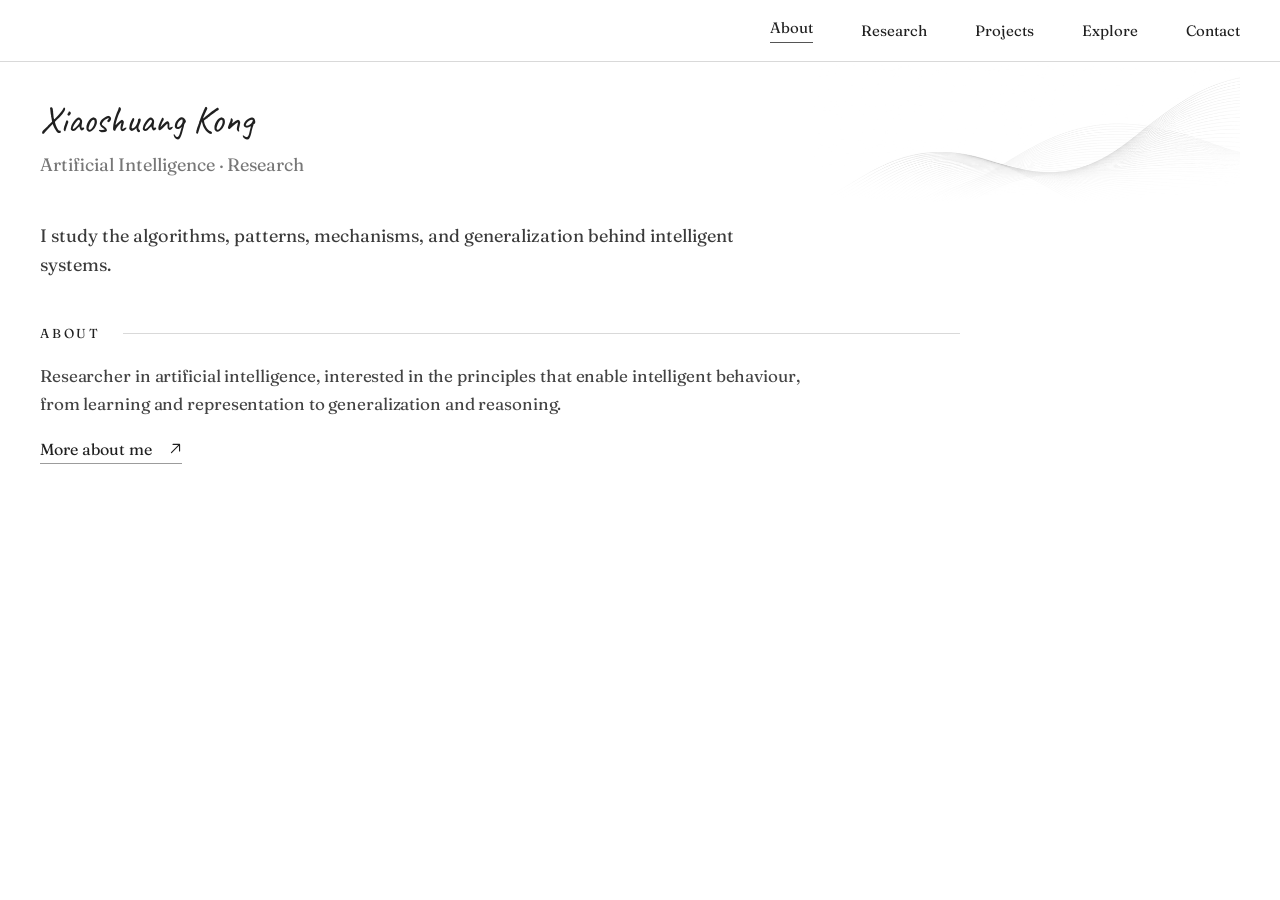
<file: index.html>
<!DOCTYPE html>
<html lang="en">
<head>
  <meta charset="UTF-8">
  <meta name="viewport" content="width=device-width, initial-scale=1">
  <meta name="color-scheme" content="light">
  <meta name="description" content="About — Xiaoshuang Kong, Artificial Intelligence Research.">
  <title>About · Xiaoshuang Kong</title>
  <link rel="stylesheet" href="style.css?v=20261107-type1">
  <script src="site.js?v=20261107-6" defer></script>
</head>
<body data-page="about">
  <a class="skip" href="#main">Skip to content</a>
  <header id="site-header" class="header"></header>
  <main id="main" class="shell">
    <div id="site-intro"></div>
    <p class="about-statement">I study the algorithms, patterns, mechanisms, and generalization behind intelligent systems.</p>
    <div class="page-content">
    <section id="about" class="section" aria-labelledby="about-title">
        <h2 class="section-heading" id="about-title"><span class="section-title">ABOUT</span><span class="section-rule" aria-hidden="true"></span></h2>
        <p class="section-description">Researcher in artificial intelligence, interested in the principles that enable intelligent behaviour, from learning and representation to generalization and reasoning.</p>
        <a class="plain-link more-link" href="https://github.com/xskongai" target="_blank" rel="noopener noreferrer">More about me <svg xmlns="http://www.w3.org/2000/svg" viewBox="0 0 16 16" aria-hidden="true" fill="none" stroke="currentColor" stroke-linecap="round" stroke-linejoin="round"><path d="M3 13 13 3M5 3h8v8"/></svg></a>
      </section>
    </div>
    <noscript><p><a href="index.html">About</a> · <a href="research.html">Research</a> · <a href="projects.html">Projects</a> · <a href="explore.html">Explore</a> · <a href="contact.html">Contact</a></p></noscript>
  </main>
</body>
</html>
</file>
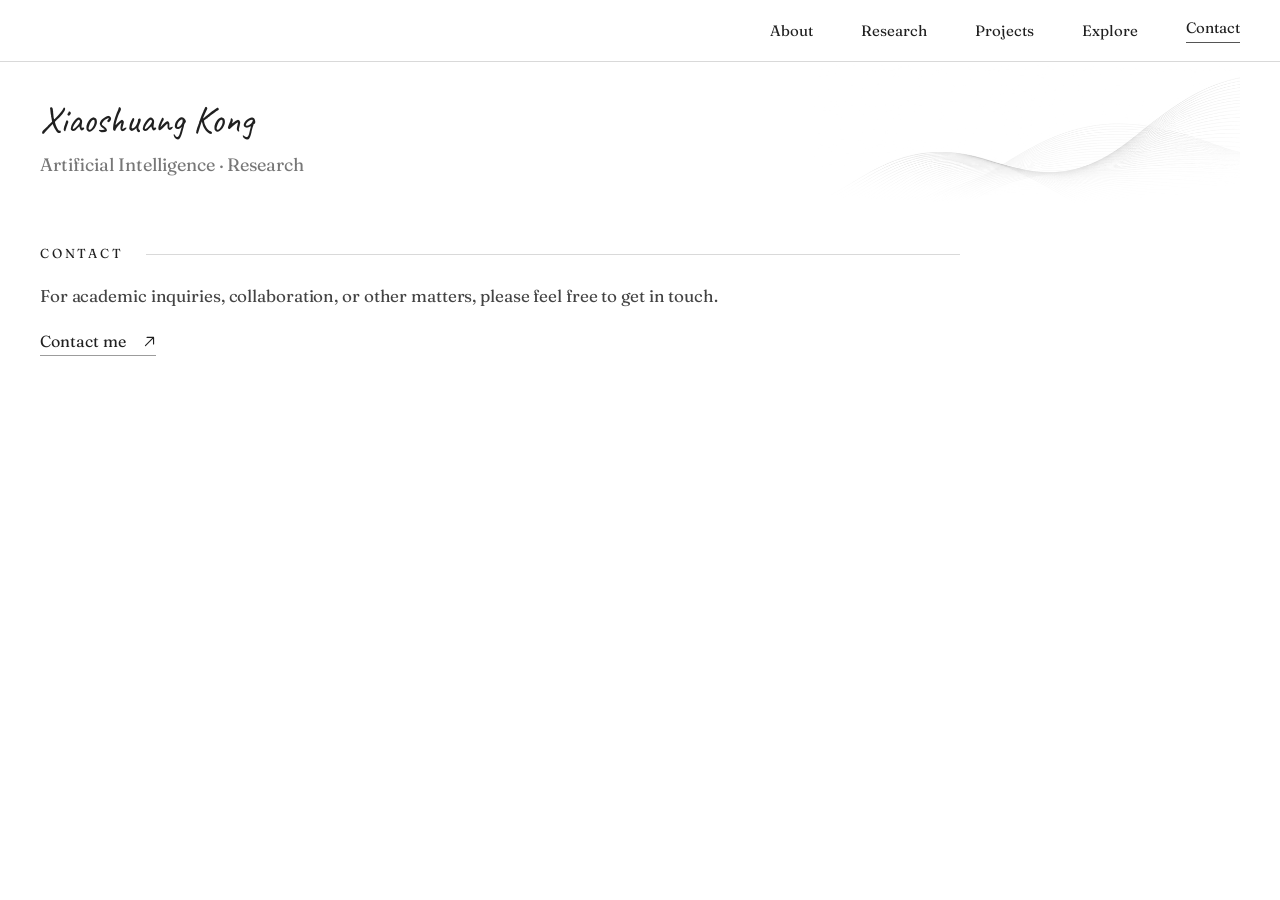
<file: contact.html>
<!DOCTYPE html>
<html lang="en">
<head>
  <meta charset="UTF-8">
  <meta name="viewport" content="width=device-width, initial-scale=1">
  <meta name="color-scheme" content="light">
  <meta name="description" content="Contact — Xiaoshuang Kong, Artificial Intelligence Research.">
  <title>Contact · Xiaoshuang Kong</title>
  <link rel="stylesheet" href="style.css?v=20261107-type1">
  <script src="site.js?v=20261107-6" defer></script>
</head>
<body data-page="contact">
  <a class="skip" href="#main">Skip to content</a>
  <header id="site-header" class="header"></header>
  <main id="main" class="shell">
    <div id="site-intro"></div>
    <div class="page-content">
    <section id="contact" class="section contact" aria-labelledby="contact-title">
        <h2 class="section-heading" id="contact-title"><span class="section-title">CONTACT</span><span class="section-rule" aria-hidden="true"></span></h2>
        <p class="section-description">For academic inquiries, collaboration, or other matters, please feel free to get in touch.</p>
        <a class="plain-link more-link" href="https://github.com/xskongai" target="_blank" rel="noopener noreferrer">Contact me <svg xmlns="http://www.w3.org/2000/svg" viewBox="0 0 16 16" aria-hidden="true" fill="none" stroke="currentColor" stroke-linecap="round" stroke-linejoin="round"><path d="M3 13 13 3M5 3h8v8"/></svg></a>
      </section>
    </div>
    <noscript><p><a href="index.html">About</a> · <a href="research.html">Research</a> · <a href="projects.html">Projects</a> · <a href="explore.html">Explore</a> · <a href="contact.html">Contact</a></p></noscript>
  </main>
</body>
</html>
</file>
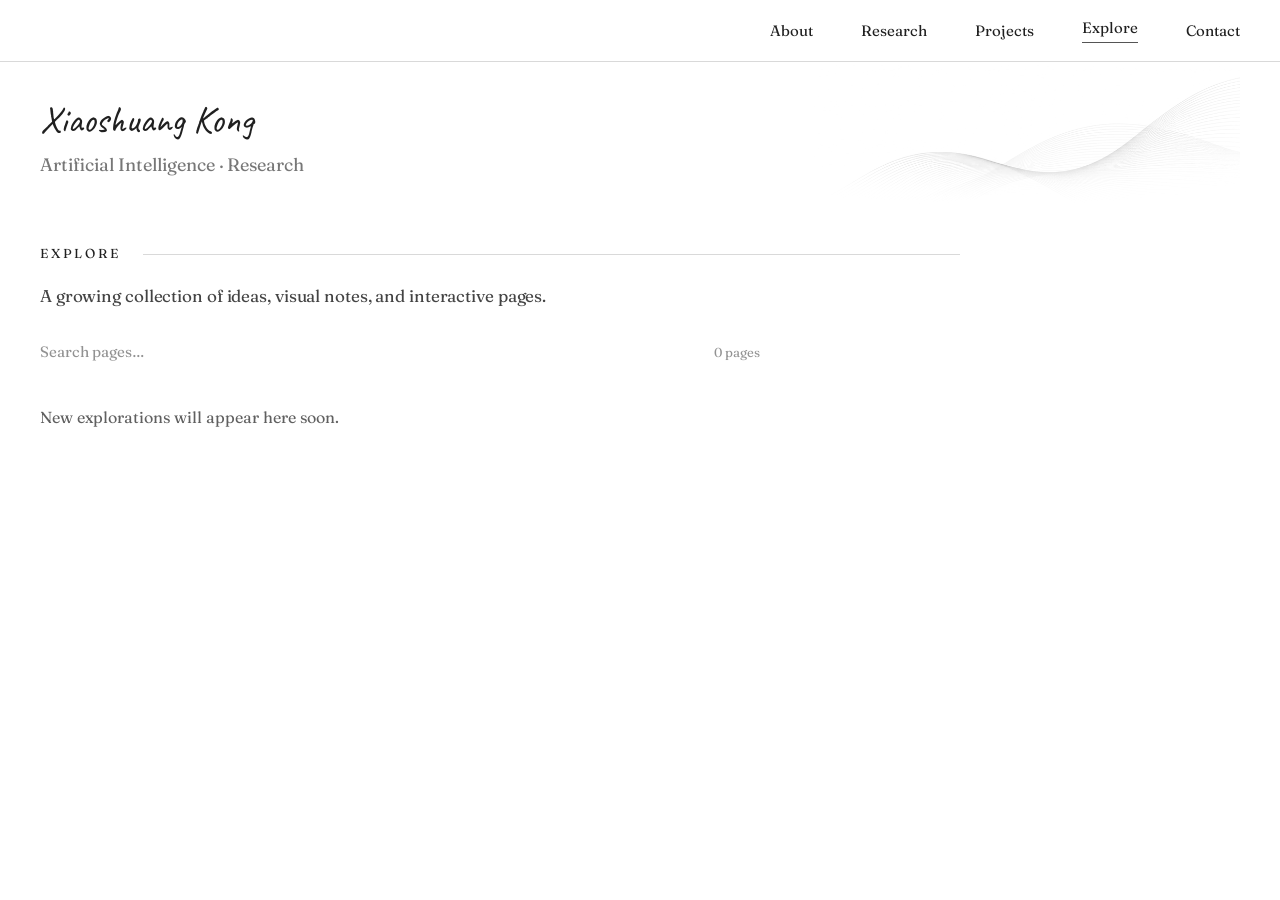
<file: explore.html>
<!DOCTYPE html>
<html lang="en">
<head>
  <meta charset="UTF-8">
  <meta name="viewport" content="width=device-width, initial-scale=1">
  <meta name="color-scheme" content="light">
  <meta name="description" content="Explore — Xiaoshuang Kong, Artificial Intelligence Research.">
  <title>Explore · Xiaoshuang Kong</title>
  <link rel="stylesheet" href="style.css?v=20261107-type1">
  <script src="site.js?v=20261107-6" defer></script>
  <link rel="stylesheet" href="explore-clean.css?v=1">
  <script src="explore-clean.js?v=1" defer></script>
</head>
<body data-page="explore">
  <a class="skip" href="#main">Skip to content</a>
  <header id="site-header" class="header"></header>
  <main id="main" class="shell">
    <div id="site-intro"></div>
    <div class="page-content">
    <section id="explore" class="section explore" aria-labelledby="explore-title">
      <h2 class="section-heading" id="explore-title"><span class="section-title">EXPLORE</span><span class="section-rule" aria-hidden="true"></span></h2>
      <p class="section-description">A growing collection of ideas, visual notes, and interactive pages.</p>
      <div class="explore-tools"><input id="explore-search" type="search" aria-label="Search Explore pages" placeholder="Search pages…" autocomplete="off"><span id="explore-status" class="explore-status" role="status" aria-live="polite">Loading…</span></div>
      <ul id="explore-list" class="explore-list"></ul>
      <p id="explore-empty" class="explore-empty" hidden></p>
      <noscript>Enable JavaScript to load this collection.</noscript>
    </section>
    </div>
    <noscript><p><a href="index.html">About</a> · <a href="research.html">Research</a> · <a href="projects.html">Projects</a> · <a href="explore.html">Explore</a> · <a href="contact.html">Contact</a></p></noscript>
  </main>
</body>
</html>
</file>
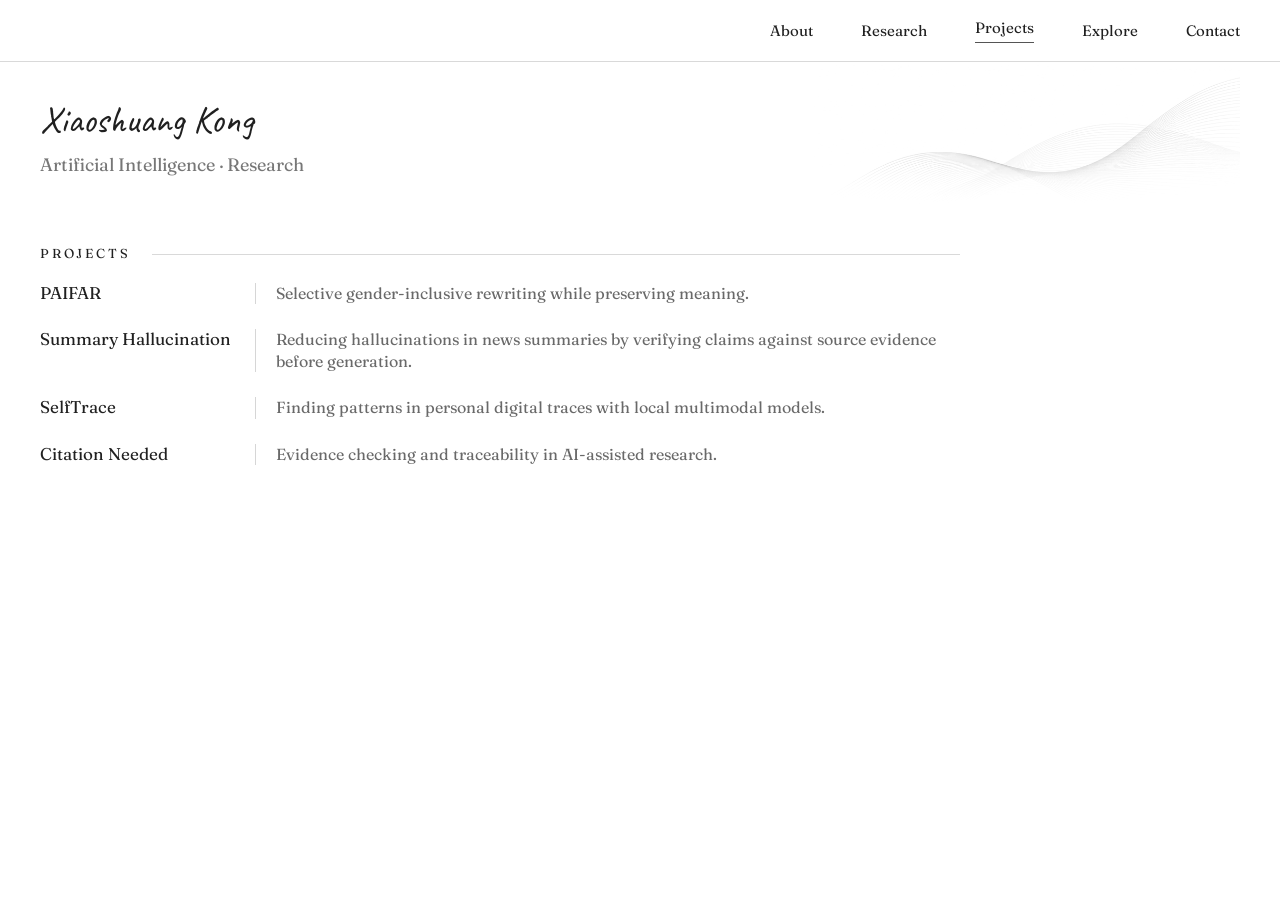
<file: projects.html>
<!DOCTYPE html>
<html lang="en">
<head>
  <meta charset="UTF-8">
  <meta name="viewport" content="width=device-width, initial-scale=1">
  <meta name="color-scheme" content="light">
  <meta name="description" content="Projects — Xiaoshuang Kong, Artificial Intelligence Research.">
  <title>Projects · Xiaoshuang Kong</title>
  <link rel="stylesheet" href="style.css?v=20261111-project-grid">
  <script src="site.js?v=20261107-6" defer></script>
</head>
<body data-page="projects">
  <a class="skip" href="#main">Skip to content</a>
  <header id="site-header" class="header"></header>
  <main id="main" class="shell">
    <div id="site-intro"></div>
    <div class="page-content">
    <section id="projects" class="section projects" aria-labelledby="projects-title">
        <h2 class="section-heading" id="projects-title"><span class="section-title">PROJECTS</span><span class="section-rule" aria-hidden="true"></span></h2>
        <ul class="project-list">
          <li class="project"><span class="project-name"><a href="https://github.com/Unit-for-Inclusive-AI/PAIFAR-Chinese_Gender_Bias" target="_blank" rel="noopener noreferrer">PAIFAR</a></span><span class="project-description">Selective gender-inclusive rewriting while preserving meaning.</span></li>
          <li class="project"><span class="project-name"><a href="https://github.com/xskongai/summary_hallucination" target="_blank" rel="noopener noreferrer">Summary Hallucination</a></span><span class="project-description">Reducing hallucinations in news summaries by verifying claims against source evidence before generation.</span></li>
          <li class="project"><span class="project-name">SelfTrace</span><span class="project-description">Finding patterns in personal digital traces with local multimodal models.</span></li>
          <li class="project"><span class="project-name">Citation Needed</span><span class="project-description">Evidence checking and traceability in AI-assisted research.</span></li>
        </ul>
      </section>
    </div>
    <noscript><p><a href="index.html">About</a> · <a href="research.html">Research</a> · <a href="projects.html">Projects</a> · <a href="explore.html">Explore</a> · <a href="contact.html">Contact</a></p></noscript>
  </main>
</body>
</html>
</file>
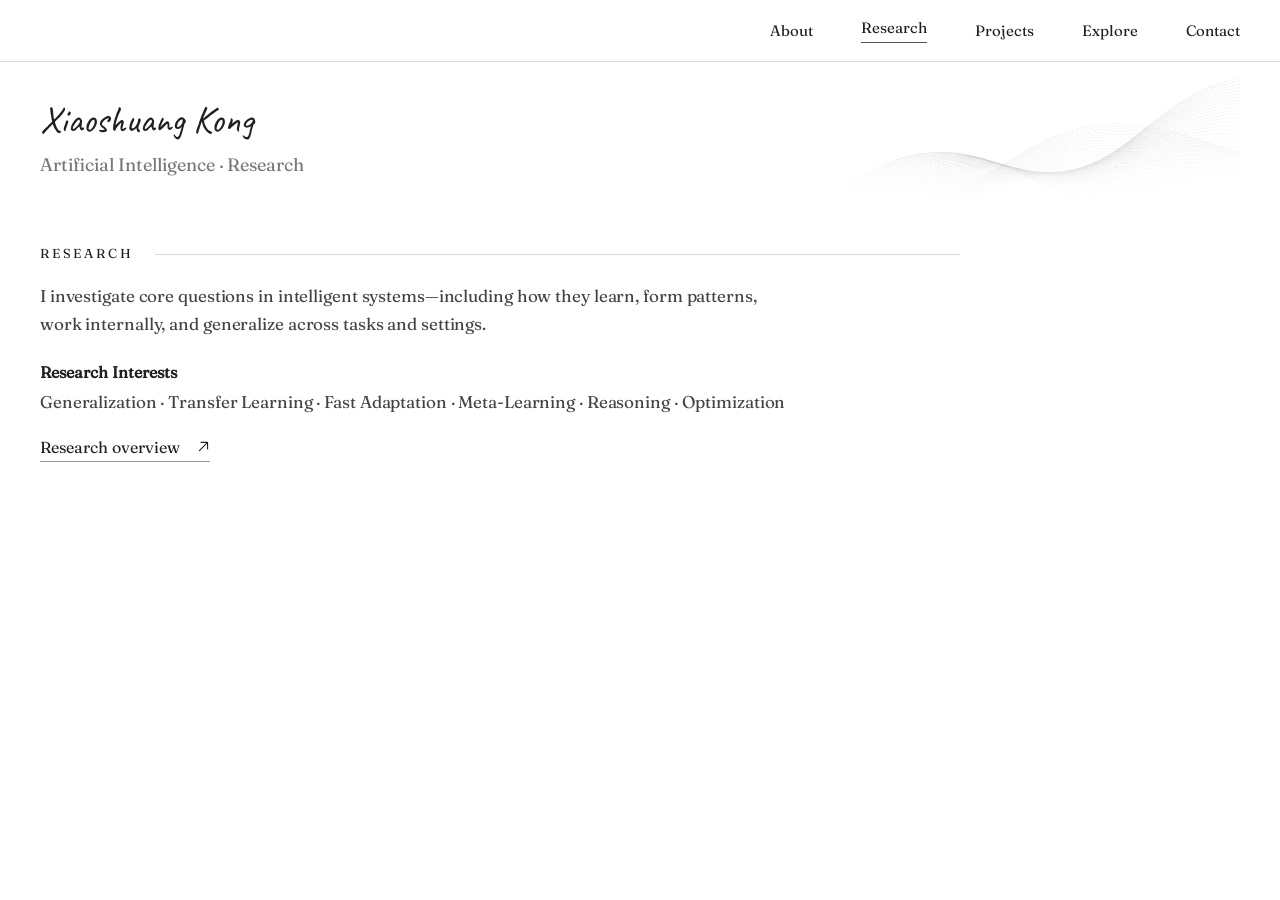
<file: research.html>
<!DOCTYPE html>
<html lang="en">
<head>
  <meta charset="UTF-8">
  <meta name="viewport" content="width=device-width, initial-scale=1">
  <meta name="color-scheme" content="light">
  <meta name="description" content="Research — Xiaoshuang Kong, Artificial Intelligence Research.">
  <title>Research · Xiaoshuang Kong</title>
  <link rel="stylesheet" href="style.css?v=20261107-type1">
  <script src="site.js?v=20261107-6" defer></script>
</head>
<body data-page="research">
  <a class="skip" href="#main">Skip to content</a>
  <header id="site-header" class="header"></header>
  <main id="main" class="shell">
    <div id="site-intro"></div>
    <div class="page-content">
    <section id="research" class="section" aria-labelledby="research-title">
        <h2 class="section-heading" id="research-title"><span class="section-title">RESEARCH</span><span class="section-rule" aria-hidden="true"></span></h2>
        <p class="section-description">I investigate core questions in intelligent systems—including how they learn, form patterns, work internally, and generalize across tasks and settings.</p>
        <h3 style="margin: 1.5rem 0 0.35rem; font-size: 1rem;">Research Interests</h3>
        <p class="section-description">Generalization · Transfer Learning · Fast Adaptation · Meta-Learning · Reasoning · Optimization</p>
        <a class="plain-link more-link" href="https://github.com/xskongai?tab=repositories" target="_blank" rel="noopener noreferrer">Research overview <svg xmlns="http://www.w3.org/2000/svg" viewBox="0 0 16 16" aria-hidden="true" fill="none" stroke="currentColor" stroke-linecap="round" stroke-linejoin="round"><path d="M3 13 13 3M5 3h8v8"/></svg></a>
      </section>
    </div>
    <noscript><p><a href="index.html">About</a> · <a href="research.html">Research</a> · <a href="projects.html">Projects</a> · <a href="explore.html">Explore</a> · <a href="contact.html">Contact</a></p></noscript>
  </main>
</body>
</html>
</file>
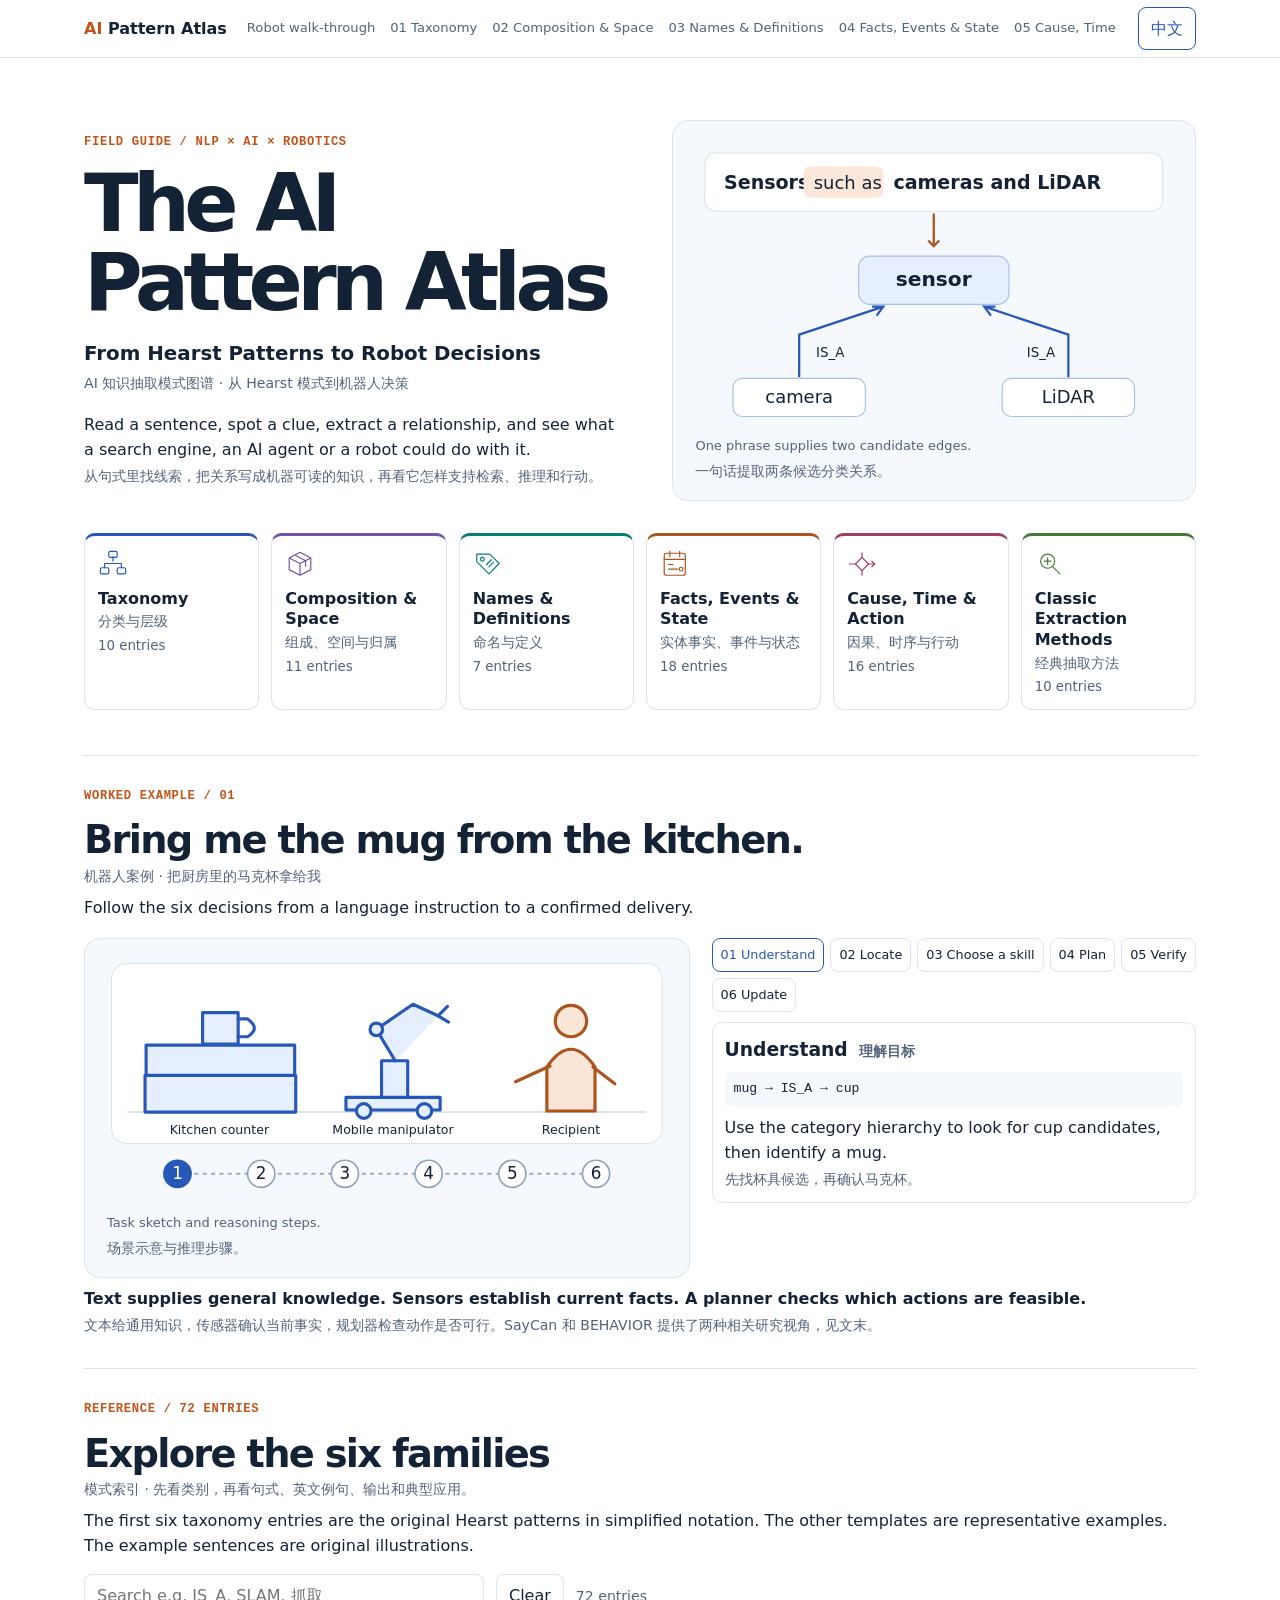
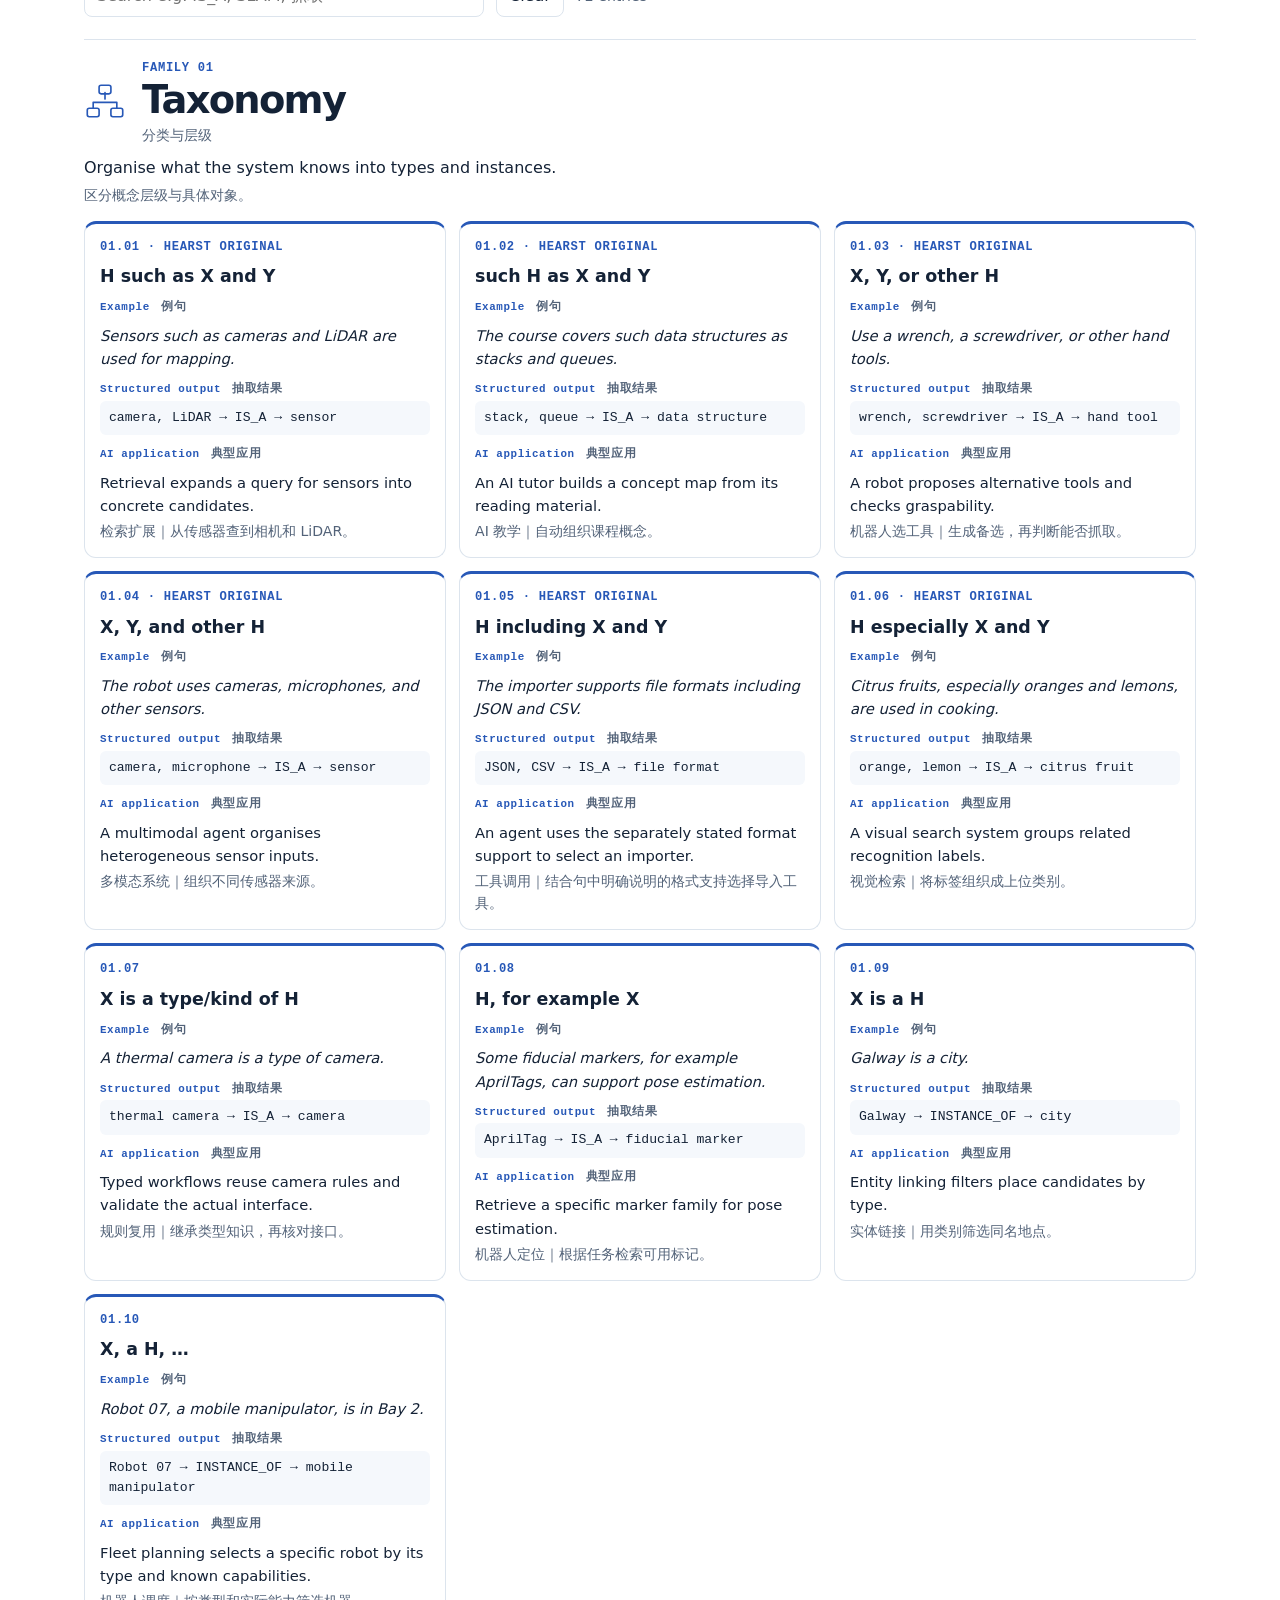
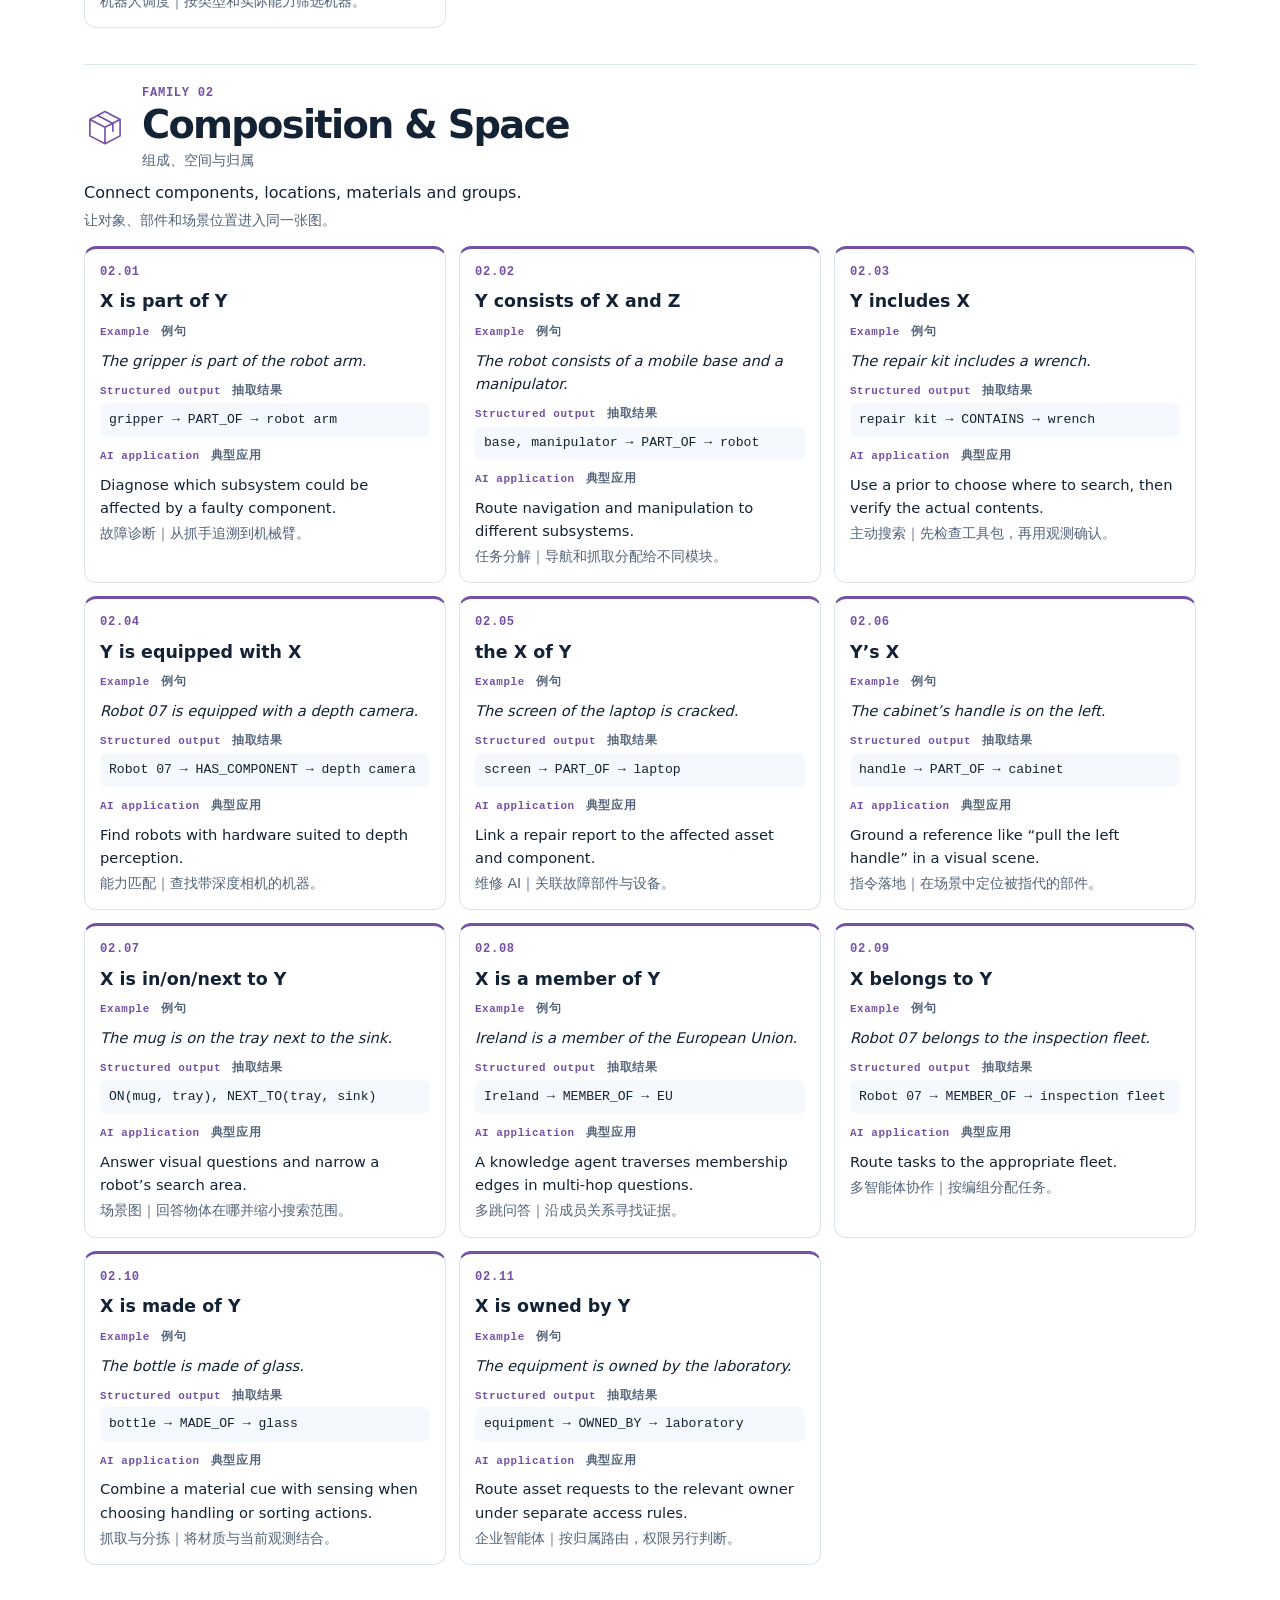
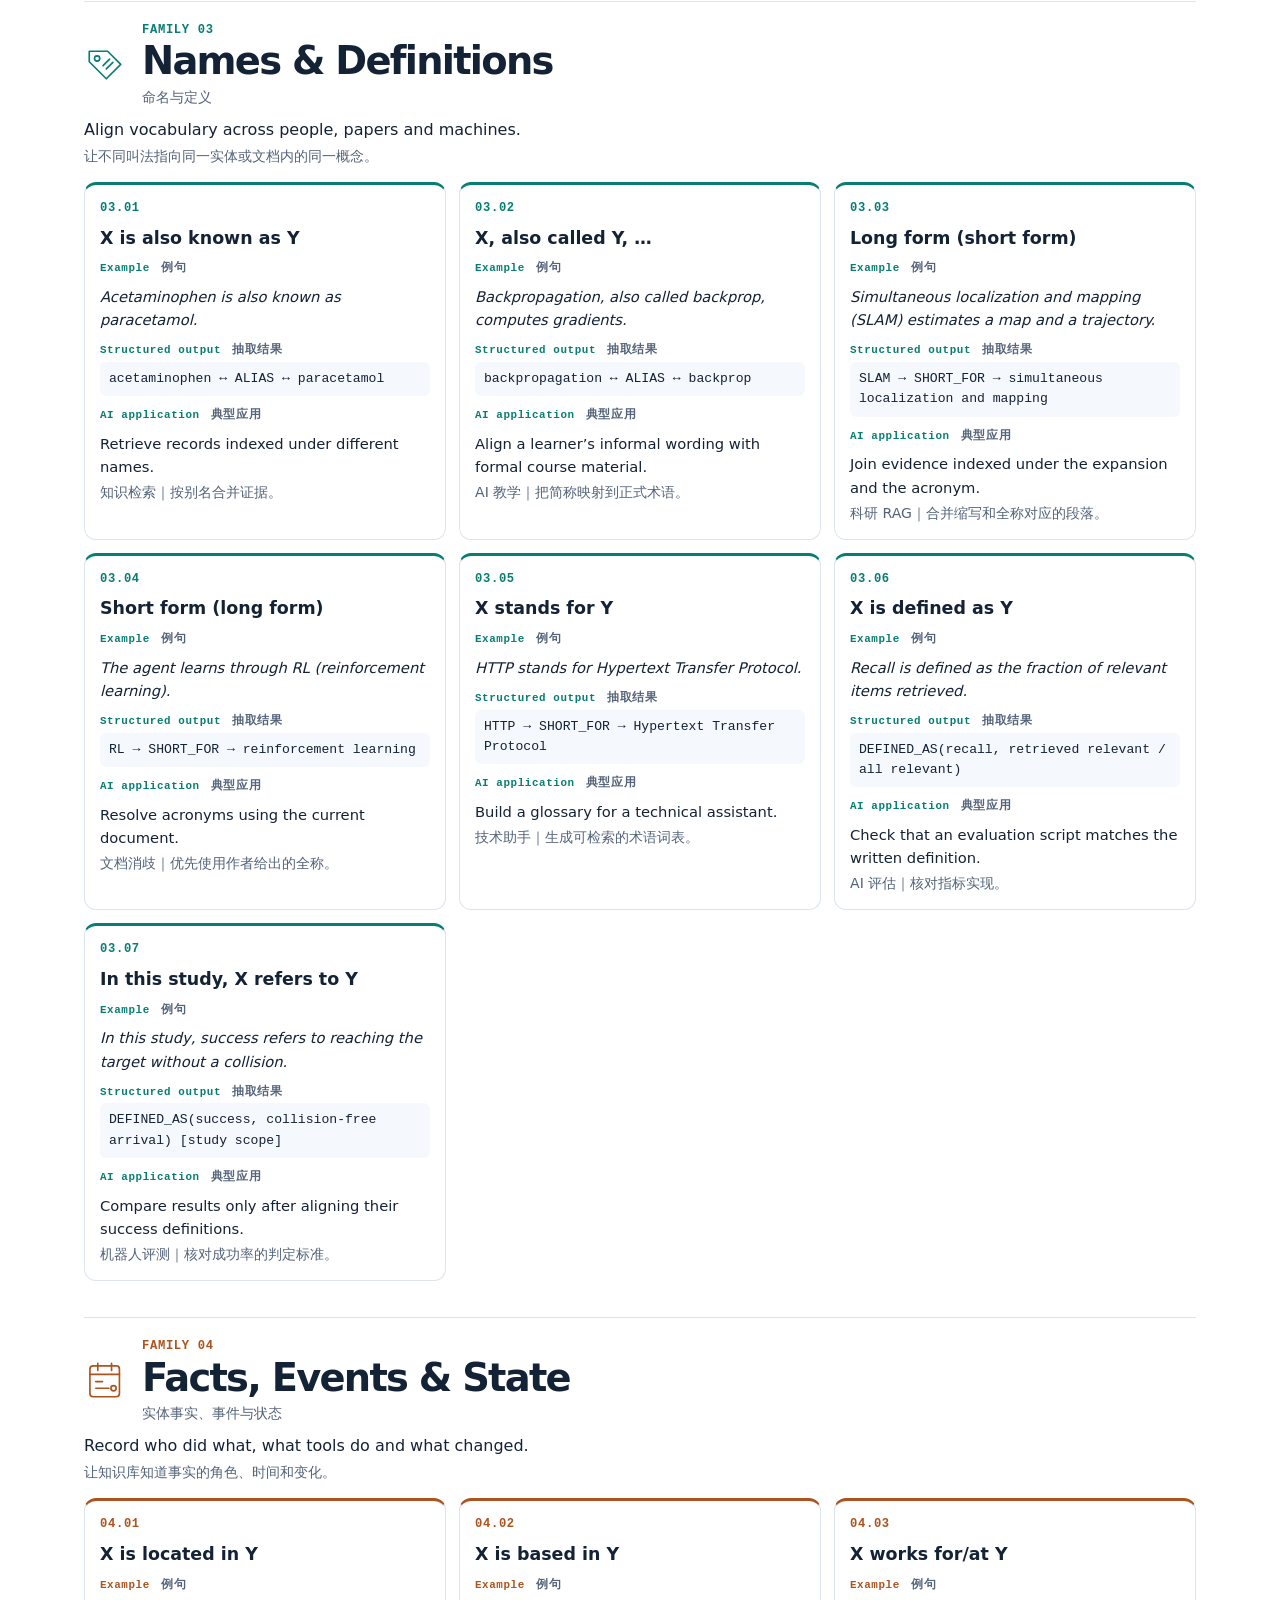
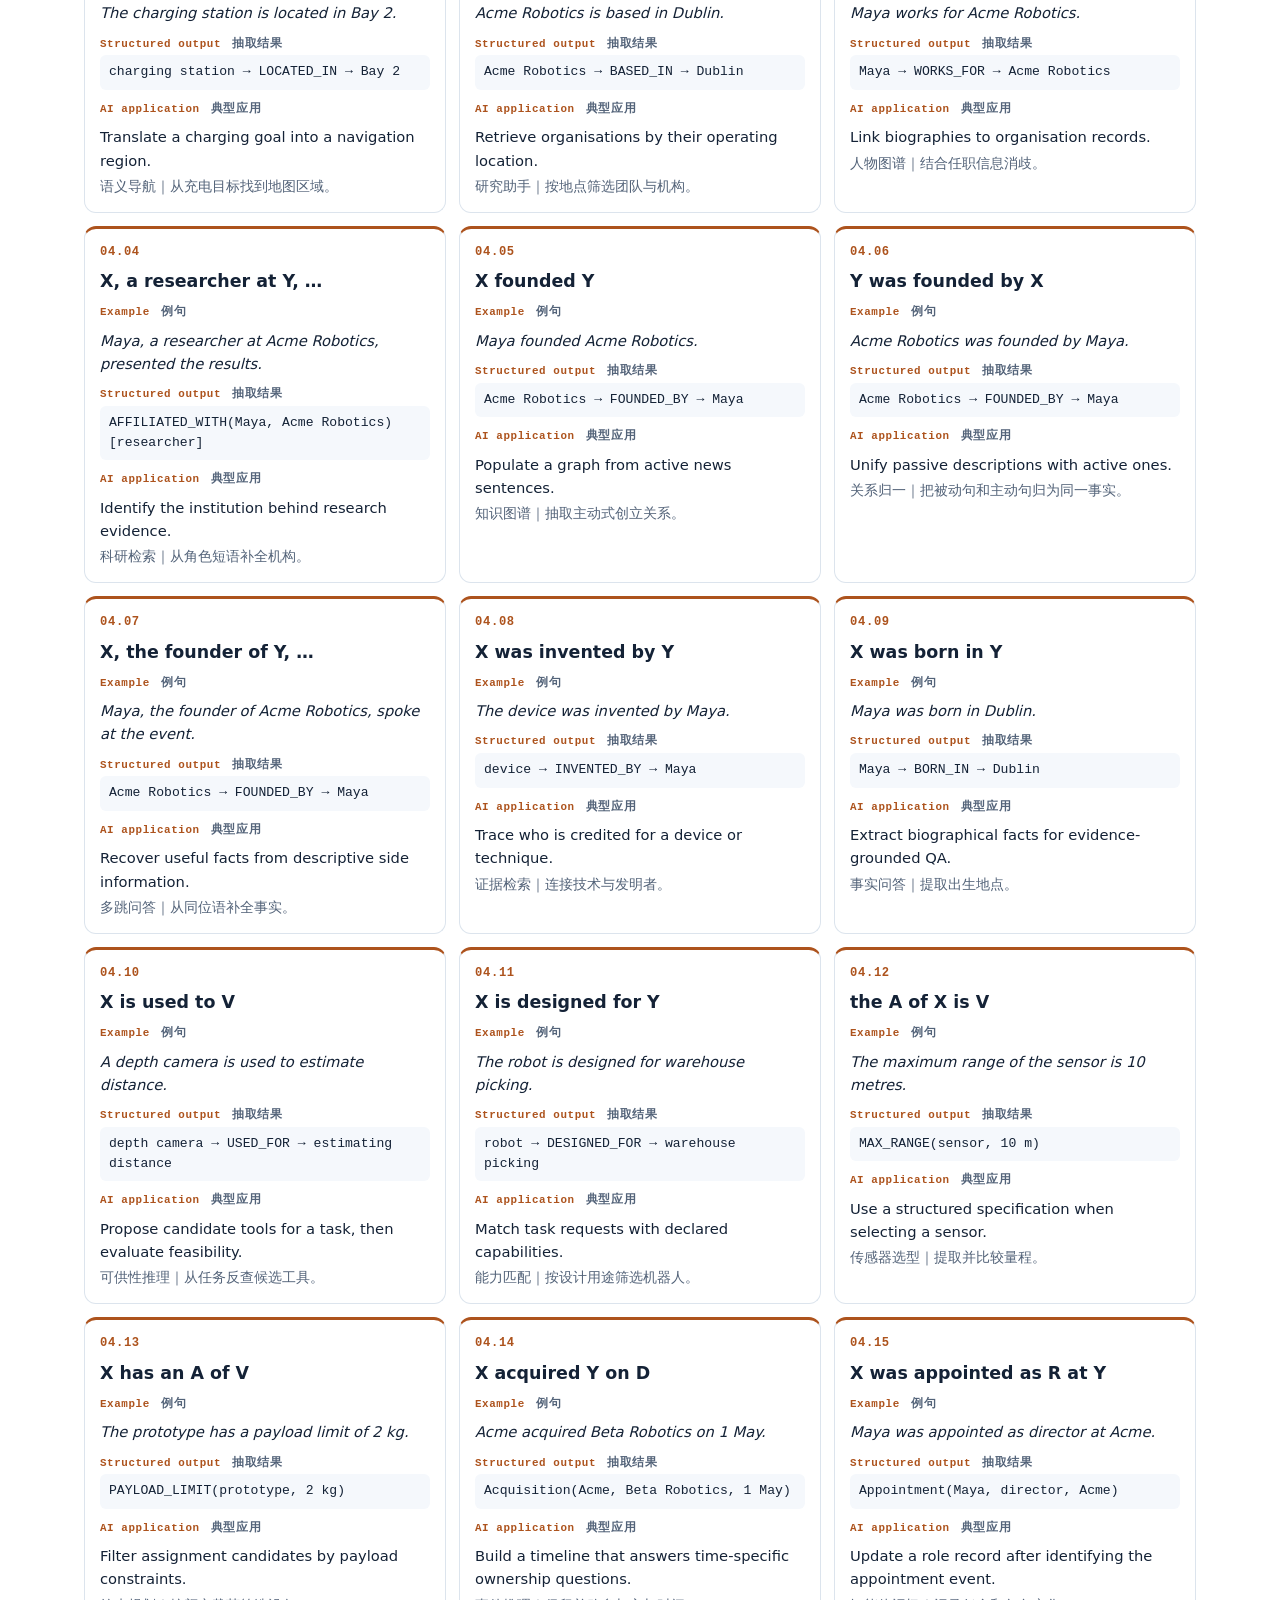
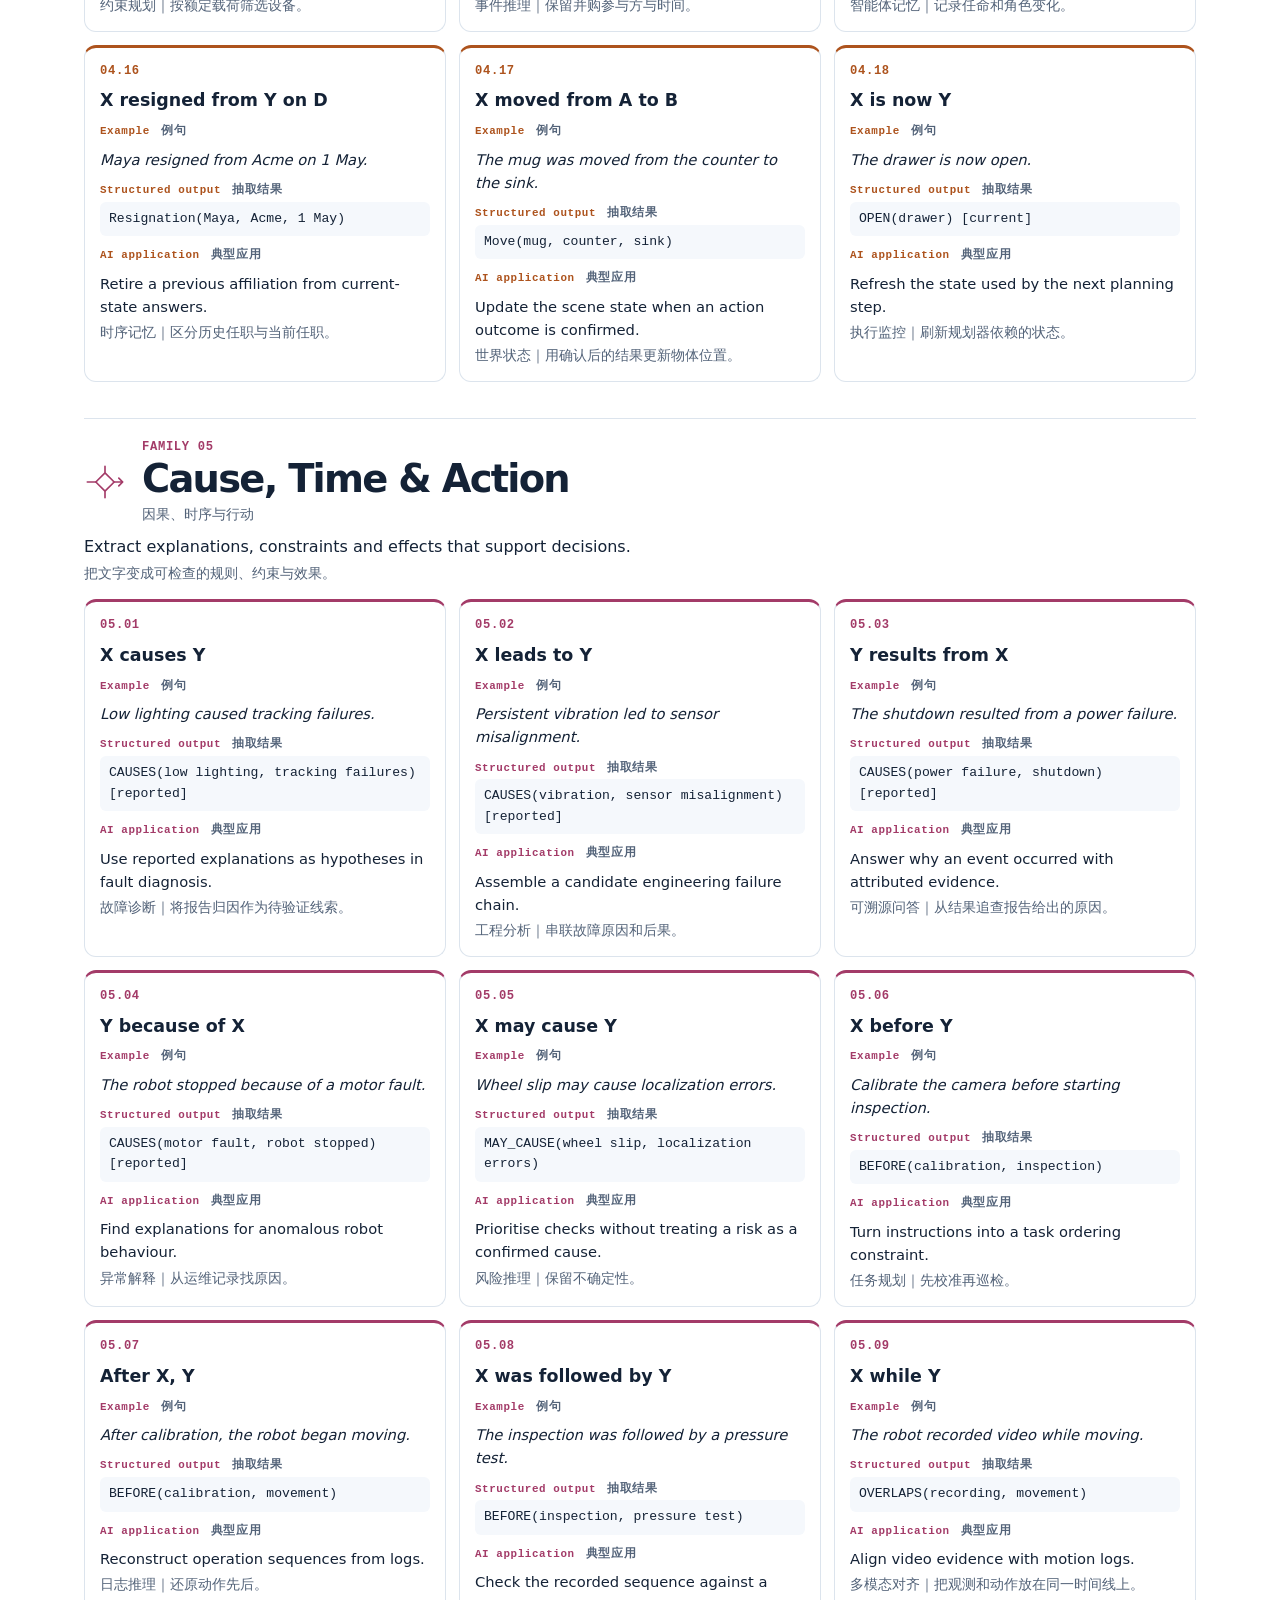
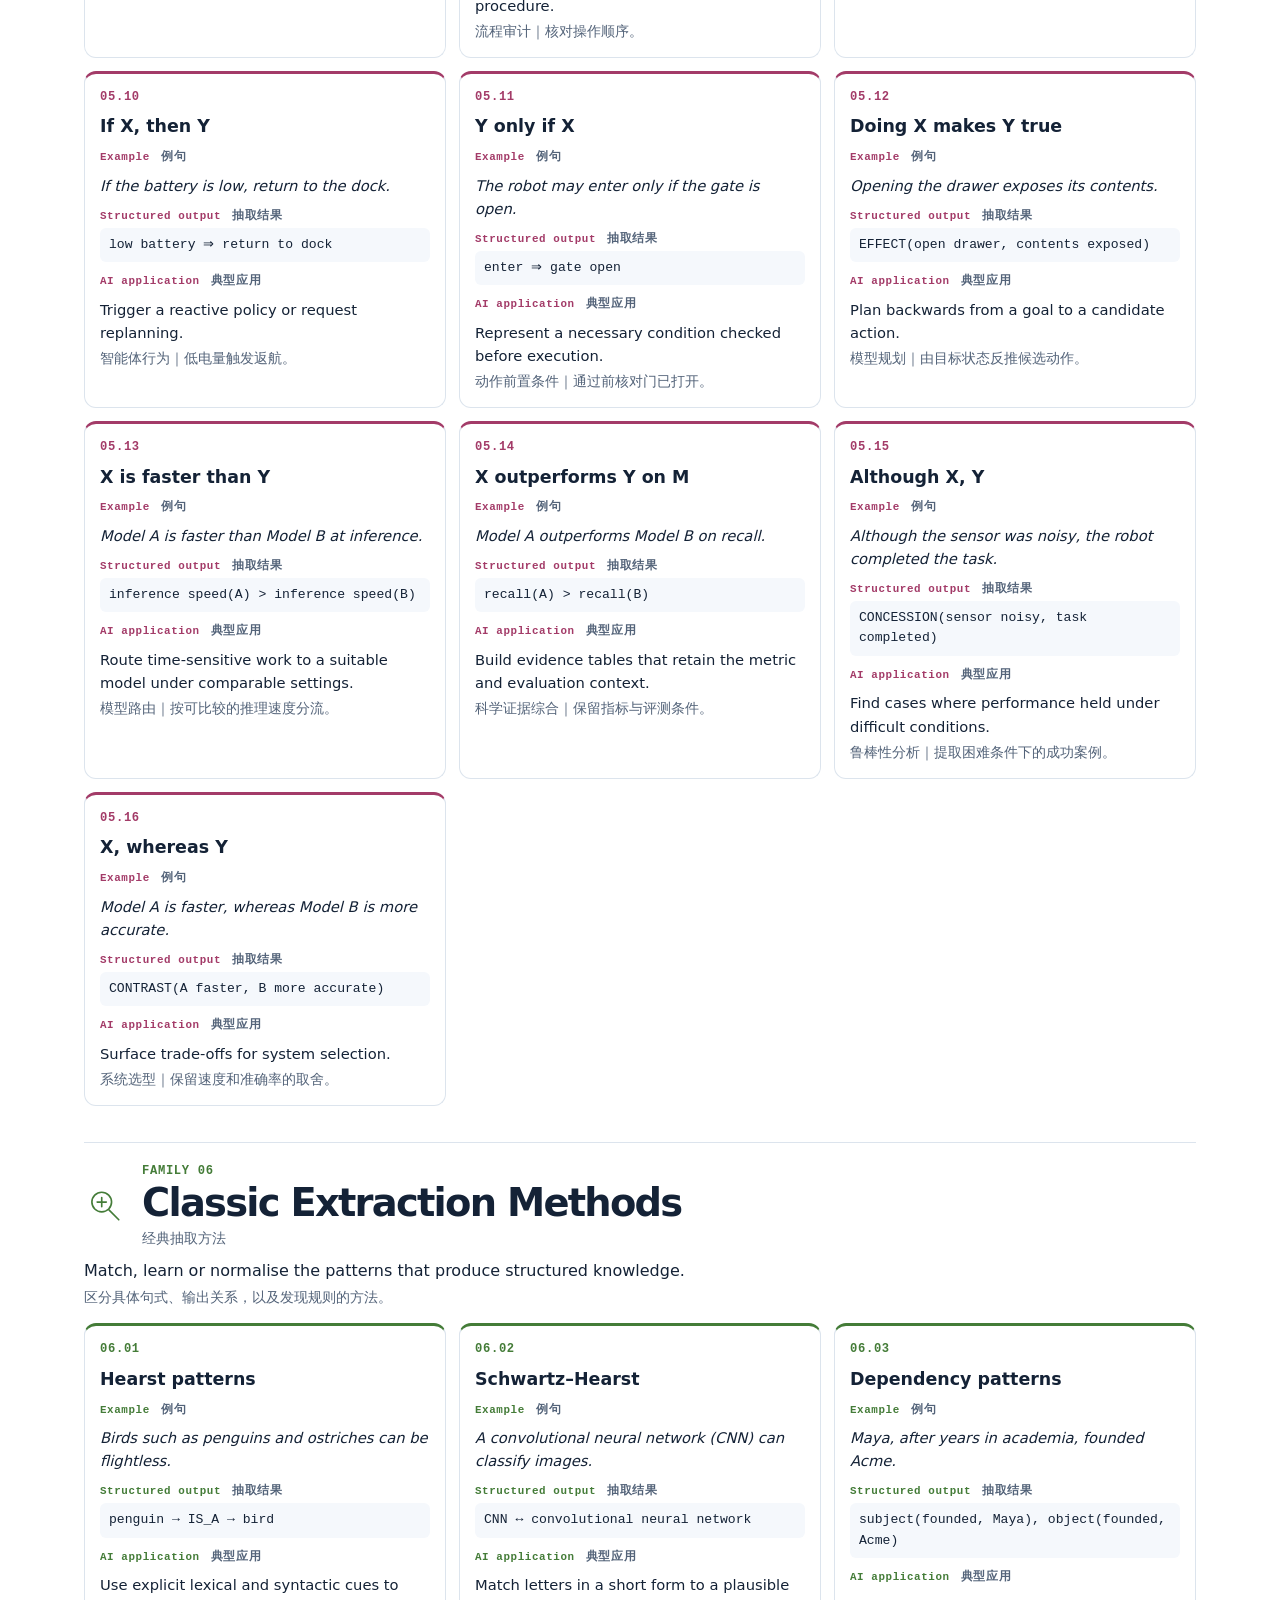
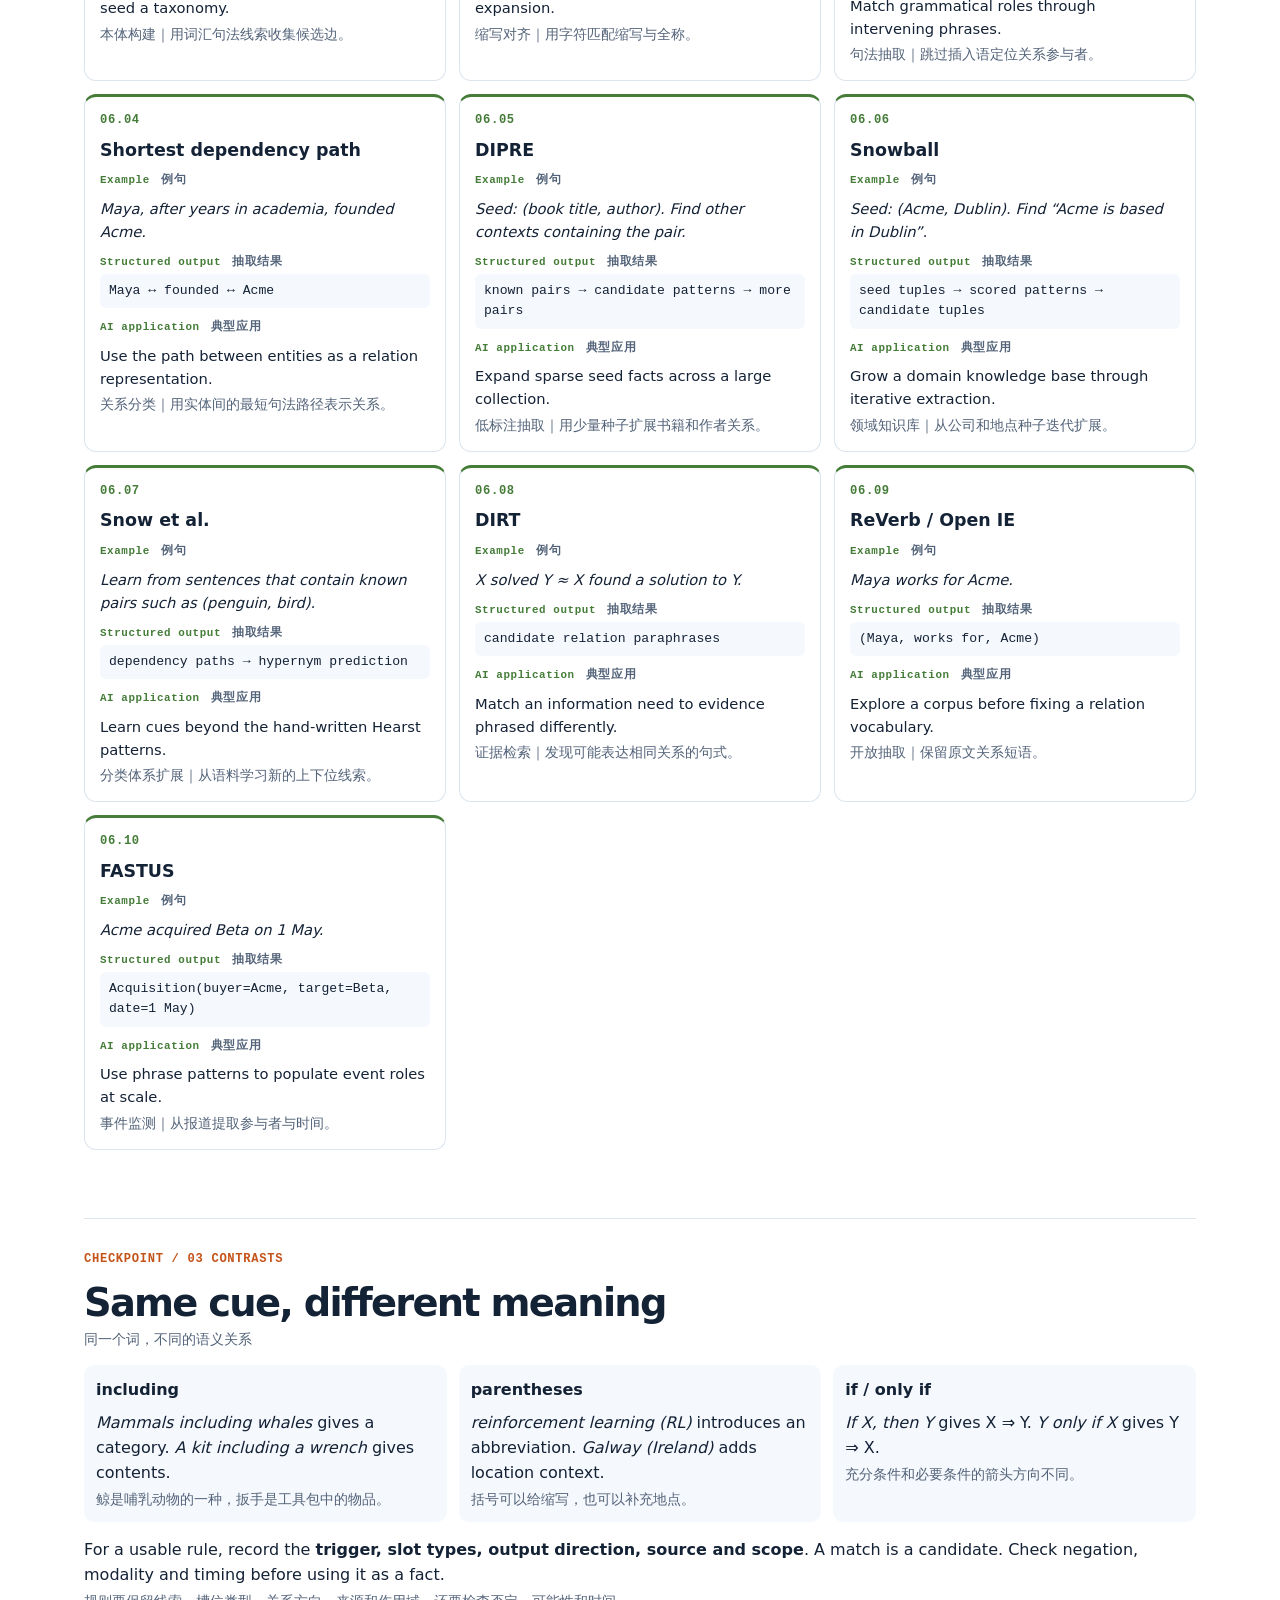
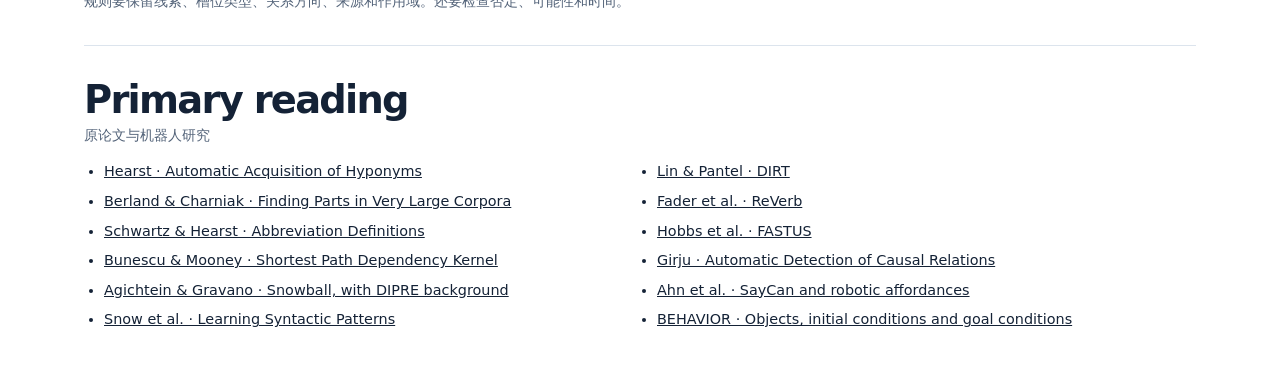
<file: mix/AI_Pattern_Atlas.html>
<!doctype html>
<html lang="en">
<meta charset="utf-8">
<meta name="viewport" content="width=device-width, initial-scale=1">
<title>The AI Pattern Atlas · From Hearst Patterns to Robot Decisions</title>
<style>
:root{--ink:#142236;--muted:#536379;--line:#dce4ed;--soft:#f5f8fc;--blue:#2758b7;--orange:#c45319;--mono:ui-monospace,SFMono-Regular,Consolas,monospace;color-scheme:light}
*{box-sizing:border-box}body{margin:0;background:#fff;color:var(--ink);font:16px/1.57 system-ui,-apple-system,"PingFang SC","Microsoft YaHei",sans-serif}h1,h2,h3,p,figure{margin:0}a{color:inherit}button,input{font:inherit;color:inherit}button{cursor:pointer}button,input{background:#fff;border:1px solid var(--line);border-radius:8px;padding:8px 12px}button:hover,button[aria-pressed=true]{border-color:var(--blue);color:var(--blue)}:focus-visible{outline:3px solid #4778d0;outline-offset:3px}[hidden]{display:none!important}html{scroll-padding-top:82px}.wrap{max-width:1160px;margin:auto;padding-inline:24px}.top{position:sticky;top:0;z-index:3;background:#fff;border-bottom:1px solid var(--line)}.top .wrap{display:flex;align-items:center;gap:20px;min-height:57px}.brand{font-weight:850;text-decoration:none;white-space:nowrap}.brand em{font-style:normal;color:var(--orange)}.links{display:flex;gap:15px;overflow:auto;white-space:nowrap;flex:1;scrollbar-width:thin;font-size:.82rem;color:var(--muted)}.links a{text-decoration:none}.links a:hover{text-decoration:underline}.zh{display:block;color:var(--muted);font-size:.88rem;margin-top:3px}.english-only .zh{display:none}.hero{display:grid;grid-template-columns:1.04fr 1fr;align-items:center;gap:44px;padding-block:62px 32px}.eyebrow,.index,.label{font:650 .76rem/1.45 var(--mono);letter-spacing:.055em;color:var(--family,var(--blue))}.eyebrow{color:var(--orange);margin-bottom:13px}h1{font-size:clamp(2.8rem,7vw,5rem);letter-spacing:-.07em;line-height:.99}h1 span{display:block}.subtitle{font-size:1.24rem;font-weight:670;margin-top:15px}.intro{margin-top:18px;max-width:55ch}.figure{padding:14px;border-radius:16px;background:var(--soft);border:1px solid var(--line)}svg{display:block;width:100%;height:auto}.figure svg text{font-family:system-ui,sans-serif;fill:var(--ink)}figcaption{font-size:.81rem;color:var(--muted);padding:4px 8px}.tiles{display:grid;grid-template-columns:repeat(6,1fr);gap:12px;margin-bottom:45px}.tile{display:flex;flex-direction:column;align-items:flex-start;padding:13px;border:1px solid var(--line);border-top:3px solid var(--family);border-radius:11px;text-decoration:none;line-height:1.3}.tile:hover{border-color:var(--family)}.tile small{margin-top:6px;color:var(--muted)}.icon{width:42px;height:42px;color:var(--family,var(--blue))}.tile .icon{width:30px;height:30px;margin-bottom:10px}.band{border-top:1px solid var(--line);padding-block:32px}.band h2,.sectionhead h2{font-size:clamp(1.65rem,3vw,2.45rem);line-height:1.13;letter-spacing:-.045em}.band p{margin-top:8px}.controls{display:flex;align-items:center;flex-wrap:wrap;gap:12px;margin:16px 0 22px}.controls input{width:min(100%,400px)}.count{color:var(--muted);font-size:.88rem}.family{margin:0 0 36px;padding-top:20px;border-top:1px solid var(--line)}.sectionhead{display:flex;align-items:center;gap:16px;margin-bottom:9px}.cards{display:grid;grid-template-columns:repeat(3,minmax(0,1fr));gap:13px;margin-top:15px}.card{min-width:0;border:1px solid var(--line);border-top:3px solid var(--family);border-radius:12px;padding:15px;display:grid;align-content:start;gap:10px}.card h3{font-size:1.09rem;line-height:1.24}.card p{font-size:.92rem}.example{font-style:italic}.label{font-size:.68rem;margin-bottom:3px}.label .zh{display:inline;margin-left:4px;font-family:system-ui,sans-serif;font-size:.72rem}.english-only .label .zh{display:none}code{display:block;background:var(--soft);border-radius:6px;padding:7px 9px;font: .82rem/1.55 var(--mono);overflow-wrap:anywhere;color:var(--ink)}.walk{display:grid;grid-template-columns:1.25fr 1fr;gap:22px;margin-top:18px;align-items:start}.stepbar{display:flex;flex-wrap:wrap;gap:6px;margin-bottom:10px}.step{font-size:.8rem;padding:6px 8px}.step-panel{padding:12px;border:1px solid var(--line);border-radius:10px;margin-bottom:8px}.step-panel h3{margin-bottom:8px}.step-panel h3 .zh{display:inline;margin-left:5px}.route-dot circle{fill:white;stroke:#8da2bf;stroke-width:1.5}.route-dot.active circle{fill:#2758b7;stroke:#2758b7}.route-dot.active text{fill:white}.case-grid{display:grid;grid-template-columns:repeat(3,1fr);gap:12px;margin:15px 0}.case{background:var(--soft);border-radius:10px;padding:12px}.case b{display:block}.sources{columns:2;padding-left:20px;font-size:.9rem}.sources li{break-inside:avoid;margin-bottom:7px}footer{color:var(--muted);padding-block:16px 36px}
@media(max-width:890px){.cards{grid-template-columns:repeat(2,minmax(0,1fr))}.tiles{grid-template-columns:repeat(3,1fr)}.hero{gap:20px}.top .wrap{gap:12px}}
@media(max-width:610px){.wrap{padding-inline:16px}.hero,.walk{grid-template-columns:1fr}.hero{padding-top:36px}.top .wrap{flex-wrap:wrap;gap:4px 12px;padding-block:6px}.links{order:3;flex-basis:100%;padding-bottom:4px}.top button{margin-left:auto}.tiles{grid-template-columns:repeat(2,1fr)}.cards,.case-grid{grid-template-columns:1fr}.sources{columns:1}}
@media print{.top,.controls,.stepbar{display:none}.step-panel[hidden]{display:block!important}.card,.figure{break-inside:avoid}}
</style>
<body id="top">
<header class="top"><div class="wrap"><a class="brand" href="#top"><em>AI</em> Pattern Atlas</a><nav class="links" aria-label="Pattern families"><a href="#robot">Robot walk-through</a><a href="#taxonomy">01 Taxonomy</a><a href="#composition">02 Composition &amp; Space</a><a href="#naming">03 Names &amp; Definitions</a><a href="#events">04 Facts, Events &amp; State</a><a href="#reasoning">05 Cause, Time &amp; Action</a><a href="#methods">06 Classic Extraction Methods</a></nav><button type="button" id="lang" aria-pressed="true" aria-label="Toggle Chinese notes">中文</button></div></header>
<main class="wrap">
<div class="hero"><div><div class="eyebrow">FIELD GUIDE / NLP × AI × ROBOTICS</div><h1>The AI <span>Pattern Atlas</span></h1><p class="subtitle">From Hearst Patterns to Robot Decisions</p><span class="zh" lang="zh-Hans">AI 知识抽取模式图谱 · 从 Hearst 模式到机器人决策</span><p class="intro">Read a sentence, spot a clue, extract a relationship, and see what a search engine, an AI agent or a robot could do with it.</p><span class="zh" lang="zh-Hans">从句式里找线索，把关系写成机器可读的知识，再看它怎样支持检索、推理和行动。</span></div>
<figure class="figure"><svg viewBox="0 0 440 265" role="img" aria-label="The phrase such as connects camera and LiDAR to their category sensor">
<rect x="16" y="16" width="408" height="52" rx="10" fill="#fff" stroke="#dce4ed"/>
<text x="33" y="48" font-size="17" font-weight="650">Sensors</text><rect x="104" y="28" width="71" height="28" rx="6" fill="#fce8db"/><text x="113" y="48" font-size="16">such as</text><text x="184" y="48" font-size="17" font-weight="650">cameras and LiDAR</text>
<path d="M220 70v29m-5-5 5 5 5-5" stroke="#ad531d" fill="none" stroke-width="2"/>
<rect x="153" y="108" width="134" height="43" rx="10" fill="#e5efff" stroke="#a8bfe6"/><text x="220" y="135" text-anchor="middle" font-size="18" font-weight="700">sensor</text>
<path d="M100 216v-38l75-25m-10 0 10 0-6 8M340 216v-38l-75-25m10 0-10 0 6 8" stroke="#2758b7" fill="none" stroke-width="2"/>
<text x="115" y="198" font-size="12">IS_A</text><text x="303" y="198" font-size="12">IS_A</text>
<rect x="41" y="217" width="118" height="34" rx="8" fill="#fff" stroke="#a8bfe6"/><rect x="281" y="217" width="118" height="34" rx="8" fill="#fff" stroke="#a8bfe6"/><text x="100" y="239" text-anchor="middle" font-size="16">camera</text><text x="340" y="239" text-anchor="middle" font-size="16">LiDAR</text></svg>
<figcaption>One phrase supplies two candidate edges. <span class="zh" lang="zh-Hans">一句话提取两条候选分类关系。</span></figcaption></figure></div>
<nav class="tiles" aria-label="Browse six families"><a class="tile" href="#taxonomy" style="--family:#2758b7"><svg class="icon" viewBox="0 0 64 64" aria-hidden="true" fill="none" stroke="currentColor" stroke-width="2.5" stroke-linecap="round" stroke-linejoin="round"><path d="M32 16v10M14 40V31h36v9"/><rect x="23" y="5" width="18" height="13" rx="3"/><rect x="5" y="40" width="18" height="13" rx="3"/><rect x="41" y="40" width="18" height="13" rx="3"/></svg><b>Taxonomy</b><span class="zh" lang="zh-Hans">分类与层级</span><small>10 entries</small></a><a class="tile" href="#composition" style="--family:#7451a6"><svg class="icon" viewBox="0 0 64 64" aria-hidden="true" fill="none" stroke="currentColor" stroke-width="2.5" stroke-linecap="round" stroke-linejoin="round"><path d="m32 7 23 12v25L32 56 9 44V19L32 7Zm0 24v25M9 19l23 12 23-12M21 13l23 12v12"/></svg><b>Composition &amp; Space</b><span class="zh" lang="zh-Hans">组成、空间与归属</span><small>11 entries</small></a><a class="tile" href="#naming" style="--family:#087d72"><svg class="icon" viewBox="0 0 64 64" aria-hidden="true" fill="none" stroke="currentColor" stroke-width="2.5" stroke-linecap="round" stroke-linejoin="round"><path d="M8 11h28l20 20-22 22L8 27V11Z"/><circle cx="20" cy="22" r="4"/><path d="m29 33 10-10m-5 15 10-10"/></svg><b>Names &amp; Definitions</b><span class="zh" lang="zh-Hans">命名与定义</span><small>7 entries</small></a><a class="tile" href="#events" style="--family:#ad531d"><svg class="icon" viewBox="0 0 64 64" aria-hidden="true" fill="none" stroke="currentColor" stroke-width="2.5" stroke-linecap="round" stroke-linejoin="round"><rect x="9" y="9" width="45" height="47" rx="5"/><path d="M9 22h45M21 5v11M42 5v11M18 33h10m-10 10h20"/><circle cx="45" cy="43" r="4"/></svg><b>Facts, Events &amp; State</b><span class="zh" lang="zh-Hans">实体事实、事件与状态</span><small>18 entries</small></a><a class="tile" href="#reasoning" style="--family:#a33b68"><svg class="icon" viewBox="0 0 64 64" aria-hidden="true" fill="none" stroke="currentColor" stroke-width="2.5" stroke-linecap="round" stroke-linejoin="round"><path d="M5 32h14m26 0h14m-6-6 6 6-6 6M32 17v-9m0 39v9"/><path d="m32 18 14 14-14 14-14-14 14-14Z"/></svg><b>Cause, Time &amp; Action</b><span class="zh" lang="zh-Hans">因果、时序与行动</span><small>16 entries</small></a><a class="tile" href="#methods" style="--family:#447c38"><svg class="icon" viewBox="0 0 64 64" aria-hidden="true" fill="none" stroke="currentColor" stroke-width="2.5" stroke-linecap="round" stroke-linejoin="round"><circle cx="27" cy="26" r="15"/><path d="m38 38 15 15M20 26h14m-7-7v14"/></svg><b>Classic Extraction Methods</b><span class="zh" lang="zh-Hans">经典抽取方法</span><small>10 entries</small></a></nav>
<section class="band" id="robot"><div class="eyebrow">WORKED EXAMPLE / 01</div><h2>Bring me the mug from the kitchen.</h2><span class="zh" lang="zh-Hans">机器人案例 · 把厨房里的马克杯拿给我</span><p>Follow the six decisions from a language instruction to a confirmed delivery.</p>
<div class="walk"><figure class="figure"><svg viewBox="0 0 550 245" role="img" aria-label="A mobile robot travels from a kitchen counter with a mug to the person waiting for it">
<rect x="12" y="10" width="526" height="172" rx="14" fill="#fff" stroke="#dce4ed"/>
<path d="M27 152h496" stroke="#dce4ed" stroke-width="2"/>
<g fill="#e5efff" stroke="#2758b7" stroke-width="3" stroke-linecap="round" stroke-linejoin="round"><path d="M44 117h144v35H44zM45 117V88h142v29"/><path d="M99 57h34v30H99z"/><path d="M133 63h9q13 9 0 17h-9" fill="none"/><path d="M236 138h90v12h-90zM270 137V103h25v34M283 103l-18-30 35-24 24 11" /><circle cx="253" cy="151" r="7"/><circle cx="311" cy="151" r="7"/><circle cx="265" cy="73" r="6"/><path d="m324 60 9-9m-9 9 10 6" fill="none"/></g>
<g stroke="#ad531d" stroke-width="3" stroke-linecap="round" fill="#fae6d7"><circle cx="451" cy="65" r="15"/><path d="M428 151v-42q23-34 46 0v42z"/><path d="m431 108-33 15m74-14 21 16" fill="none"/></g>
<text x="115" y="173" text-anchor="middle" font-size="12">Kitchen counter</text><text x="281" y="173" text-anchor="middle" font-size="12">Mobile manipulator</text><text x="451" y="173" text-anchor="middle" font-size="12">Recipient</text>
<path d="M75 211h400" stroke="#9eafc5" stroke-width="2" stroke-dasharray="4 4"/><g class="route-dot" data-dot="0"><circle cx="75" cy="211" r="13"/><text x="75" y="216" text-anchor="middle">1</text></g><g class="route-dot" data-dot="1"><circle cx="155" cy="211" r="13"/><text x="155" y="216" text-anchor="middle">2</text></g><g class="route-dot" data-dot="2"><circle cx="235" cy="211" r="13"/><text x="235" y="216" text-anchor="middle">3</text></g><g class="route-dot" data-dot="3"><circle cx="315" cy="211" r="13"/><text x="315" y="216" text-anchor="middle">4</text></g><g class="route-dot" data-dot="4"><circle cx="395" cy="211" r="13"/><text x="395" y="216" text-anchor="middle">5</text></g><g class="route-dot" data-dot="5"><circle cx="475" cy="211" r="13"/><text x="475" y="216" text-anchor="middle">6</text></g></svg>
<figcaption>Task sketch and reasoning steps. <span class="zh" lang="zh-Hans">场景示意与推理步骤。</span></figcaption></figure>
<div><div class="stepbar" role="group" aria-label="Walk-through steps"><button class="step" type="button" data-step="0" aria-pressed="true">01 Understand</button><button class="step" type="button" data-step="1" aria-pressed="false">02 Locate</button><button class="step" type="button" data-step="2" aria-pressed="false">03 Choose a skill</button><button class="step" type="button" data-step="3" aria-pressed="false">04 Plan</button><button class="step" type="button" data-step="4" aria-pressed="false">05 Verify</button><button class="step" type="button" data-step="5" aria-pressed="false">06 Update</button></div><div class="step-panel" data-panel="0"><h3>Understand <span class="zh" lang="zh-Hans">理解目标</span></h3><code>mug → IS_A → cup</code><p>Use the category hierarchy to look for cup candidates, then identify a mug.</p><span class="zh" lang="zh-Hans">先找杯具候选，再确认马克杯。</span></div><div class="step-panel" data-panel="1"><h3>Locate <span class="zh" lang="zh-Hans">定位对象</span></h3><code>ON(mug, counter)</code><p>Use the scene graph to narrow the search and camera observations to confirm the target.</p><span class="zh" lang="zh-Hans">用场景图缩小范围，再用相机确认目标。</span></div><div class="step-panel" data-panel="2"><h3>Choose a skill <span class="zh" lang="zh-Hans">选择技能</span></h3><code>USED_FOR(gripper, grasping)</code><p>Propose a grasp and check whether the gripper suits the object.</p><span class="zh" lang="zh-Hans">提出抓取动作，再检查夹具是否合适。</span></div><div class="step-panel" data-panel="3"><h3>Plan <span class="zh" lang="zh-Hans">制定计划</span></h3><code>REACHABLE(mug)</code><p>If the mug is out of reach, move the base before attempting a grasp.</p><span class="zh" lang="zh-Hans">够不到时先移动底盘。</span></div><div class="step-panel" data-panel="4"><h3>Verify <span class="zh" lang="zh-Hans">执行与验证</span></h3><code>HOLDING(robot, mug)</code><p>Check visual or gripper feedback. If the grasp failed, observe again and replan.</p><span class="zh" lang="zh-Hans">用反馈确认是否抓稳，失败就重新观测与规划。</span></div><div class="step-panel" data-panel="5"><h3>Update <span class="zh" lang="zh-Hans">更新世界状态</span></h3><code>Move(mug, counter, user area)</code><p>After delivery is confirmed, record the new location and time.</p><span class="zh" lang="zh-Hans">确认交付后更新位置与时间。</span></div></div></div>
<p><b>Text supplies general knowledge. Sensors establish current facts. A planner checks which actions are feasible.</b></p><span class="zh" lang="zh-Hans">文本给通用知识，传感器确认当前事实，规划器检查动作是否可行。SayCan 和 BEHAVIOR 提供了两种相关研究视角，见文末。</span></section>
<section class="band" id="catalogue"><div class="eyebrow">REFERENCE / 72 ENTRIES</div><h2>Explore the six families</h2><span class="zh" lang="zh-Hans">模式索引 · 先看类别，再看句式、英文例句、输出和典型应用。</span><p>The first six taxonomy entries are the original Hearst patterns in simplified notation. The other templates are representative examples. The example sentences are original illustrations.</p>
<div class="controls"><input id="search" type="search" aria-label="Search patterns, outputs or applications" placeholder="Search e.g. IS_A, SLAM, 抓取"><button id="clear" type="button">Clear</button><span id="count" class="count" role="status">72 entries</span></div>
<section class="family" id="taxonomy" style="--family:#2758b7"><div class="sectionhead"><svg class="icon" viewBox="0 0 64 64" aria-hidden="true" fill="none" stroke="currentColor" stroke-width="2.5" stroke-linecap="round" stroke-linejoin="round"><path d="M32 16v10M14 40V31h36v9"/><rect x="23" y="5" width="18" height="13" rx="3"/><rect x="5" y="40" width="18" height="13" rx="3"/><rect x="41" y="40" width="18" height="13" rx="3"/></svg><div><div class="index">FAMILY 01</div><h2>Taxonomy</h2><span class="zh" lang="zh-Hans">分类与层级</span></div></div><p>Organise what the system knows into types and instances. <span class="zh" lang="zh-Hans">区分概念层级与具体对象。</span></p><div class="cards"><article class="card"><div class="index">01.01 · HEARST ORIGINAL</div>
<h3>H such as X and Y</h3><div><div class="label">Example <span class="zh" lang="zh-Hans">例句</span></div><p class="example">Sensors such as cameras and LiDAR are used for mapping.</p></div>
<div><div class="label">Structured output <span class="zh" lang="zh-Hans">抽取结果</span></div><code>camera, LiDAR → IS_A → sensor</code></div>
<div><div class="label">AI application <span class="zh" lang="zh-Hans">典型应用</span></div><p>Retrieval expands a query for sensors into concrete candidates.</p><span class="zh" lang="zh-Hans">检索扩展｜从传感器查到相机和 LiDAR。</span></div></article><article class="card"><div class="index">01.02 · HEARST ORIGINAL</div>
<h3>such H as X and Y</h3><div><div class="label">Example <span class="zh" lang="zh-Hans">例句</span></div><p class="example">The course covers such data structures as stacks and queues.</p></div>
<div><div class="label">Structured output <span class="zh" lang="zh-Hans">抽取结果</span></div><code>stack, queue → IS_A → data structure</code></div>
<div><div class="label">AI application <span class="zh" lang="zh-Hans">典型应用</span></div><p>An AI tutor builds a concept map from its reading material.</p><span class="zh" lang="zh-Hans">AI 教学｜自动组织课程概念。</span></div></article><article class="card"><div class="index">01.03 · HEARST ORIGINAL</div>
<h3>X, Y, or other H</h3><div><div class="label">Example <span class="zh" lang="zh-Hans">例句</span></div><p class="example">Use a wrench, a screwdriver, or other hand tools.</p></div>
<div><div class="label">Structured output <span class="zh" lang="zh-Hans">抽取结果</span></div><code>wrench, screwdriver → IS_A → hand tool</code></div>
<div><div class="label">AI application <span class="zh" lang="zh-Hans">典型应用</span></div><p>A robot proposes alternative tools and checks graspability.</p><span class="zh" lang="zh-Hans">机器人选工具｜生成备选，再判断能否抓取。</span></div></article><article class="card"><div class="index">01.04 · HEARST ORIGINAL</div>
<h3>X, Y, and other H</h3><div><div class="label">Example <span class="zh" lang="zh-Hans">例句</span></div><p class="example">The robot uses cameras, microphones, and other sensors.</p></div>
<div><div class="label">Structured output <span class="zh" lang="zh-Hans">抽取结果</span></div><code>camera, microphone → IS_A → sensor</code></div>
<div><div class="label">AI application <span class="zh" lang="zh-Hans">典型应用</span></div><p>A multimodal agent organises heterogeneous sensor inputs.</p><span class="zh" lang="zh-Hans">多模态系统｜组织不同传感器来源。</span></div></article><article class="card"><div class="index">01.05 · HEARST ORIGINAL</div>
<h3>H including X and Y</h3><div><div class="label">Example <span class="zh" lang="zh-Hans">例句</span></div><p class="example">The importer supports file formats including JSON and CSV.</p></div>
<div><div class="label">Structured output <span class="zh" lang="zh-Hans">抽取结果</span></div><code>JSON, CSV → IS_A → file format</code></div>
<div><div class="label">AI application <span class="zh" lang="zh-Hans">典型应用</span></div><p>An agent uses the separately stated format support to select an importer.</p><span class="zh" lang="zh-Hans">工具调用｜结合句中明确说明的格式支持选择导入工具。</span></div></article><article class="card"><div class="index">01.06 · HEARST ORIGINAL</div>
<h3>H especially X and Y</h3><div><div class="label">Example <span class="zh" lang="zh-Hans">例句</span></div><p class="example">Citrus fruits, especially oranges and lemons, are used in cooking.</p></div>
<div><div class="label">Structured output <span class="zh" lang="zh-Hans">抽取结果</span></div><code>orange, lemon → IS_A → citrus fruit</code></div>
<div><div class="label">AI application <span class="zh" lang="zh-Hans">典型应用</span></div><p>A visual search system groups related recognition labels.</p><span class="zh" lang="zh-Hans">视觉检索｜将标签组织成上位类别。</span></div></article><article class="card"><div class="index">01.07</div>
<h3>X is a type/kind of H</h3><div><div class="label">Example <span class="zh" lang="zh-Hans">例句</span></div><p class="example">A thermal camera is a type of camera.</p></div>
<div><div class="label">Structured output <span class="zh" lang="zh-Hans">抽取结果</span></div><code>thermal camera → IS_A → camera</code></div>
<div><div class="label">AI application <span class="zh" lang="zh-Hans">典型应用</span></div><p>Typed workflows reuse camera rules and validate the actual interface.</p><span class="zh" lang="zh-Hans">规则复用｜继承类型知识，再核对接口。</span></div></article><article class="card"><div class="index">01.08</div>
<h3>H, for example X</h3><div><div class="label">Example <span class="zh" lang="zh-Hans">例句</span></div><p class="example">Some fiducial markers, for example AprilTags, can support pose estimation.</p></div>
<div><div class="label">Structured output <span class="zh" lang="zh-Hans">抽取结果</span></div><code>AprilTag → IS_A → fiducial marker</code></div>
<div><div class="label">AI application <span class="zh" lang="zh-Hans">典型应用</span></div><p>Retrieve a specific marker family for pose estimation.</p><span class="zh" lang="zh-Hans">机器人定位｜根据任务检索可用标记。</span></div></article><article class="card"><div class="index">01.09</div>
<h3>X is a H</h3><div><div class="label">Example <span class="zh" lang="zh-Hans">例句</span></div><p class="example">Galway is a city.</p></div>
<div><div class="label">Structured output <span class="zh" lang="zh-Hans">抽取结果</span></div><code>Galway → INSTANCE_OF → city</code></div>
<div><div class="label">AI application <span class="zh" lang="zh-Hans">典型应用</span></div><p>Entity linking filters place candidates by type.</p><span class="zh" lang="zh-Hans">实体链接｜用类别筛选同名地点。</span></div></article><article class="card"><div class="index">01.10</div>
<h3>X, a H, …</h3><div><div class="label">Example <span class="zh" lang="zh-Hans">例句</span></div><p class="example">Robot 07, a mobile manipulator, is in Bay 2.</p></div>
<div><div class="label">Structured output <span class="zh" lang="zh-Hans">抽取结果</span></div><code>Robot 07 → INSTANCE_OF → mobile manipulator</code></div>
<div><div class="label">AI application <span class="zh" lang="zh-Hans">典型应用</span></div><p>Fleet planning selects a specific robot by its type and known capabilities.</p><span class="zh" lang="zh-Hans">机器人调度｜按类型和实际能力筛选机器。</span></div></article></div></section><section class="family" id="composition" style="--family:#7451a6"><div class="sectionhead"><svg class="icon" viewBox="0 0 64 64" aria-hidden="true" fill="none" stroke="currentColor" stroke-width="2.5" stroke-linecap="round" stroke-linejoin="round"><path d="m32 7 23 12v25L32 56 9 44V19L32 7Zm0 24v25M9 19l23 12 23-12M21 13l23 12v12"/></svg><div><div class="index">FAMILY 02</div><h2>Composition &amp; Space</h2><span class="zh" lang="zh-Hans">组成、空间与归属</span></div></div><p>Connect components, locations, materials and groups. <span class="zh" lang="zh-Hans">让对象、部件和场景位置进入同一张图。</span></p><div class="cards"><article class="card"><div class="index">02.01</div>
<h3>X is part of Y</h3><div><div class="label">Example <span class="zh" lang="zh-Hans">例句</span></div><p class="example">The gripper is part of the robot arm.</p></div>
<div><div class="label">Structured output <span class="zh" lang="zh-Hans">抽取结果</span></div><code>gripper → PART_OF → robot arm</code></div>
<div><div class="label">AI application <span class="zh" lang="zh-Hans">典型应用</span></div><p>Diagnose which subsystem could be affected by a faulty component.</p><span class="zh" lang="zh-Hans">故障诊断｜从抓手追溯到机械臂。</span></div></article><article class="card"><div class="index">02.02</div>
<h3>Y consists of X and Z</h3><div><div class="label">Example <span class="zh" lang="zh-Hans">例句</span></div><p class="example">The robot consists of a mobile base and a manipulator.</p></div>
<div><div class="label">Structured output <span class="zh" lang="zh-Hans">抽取结果</span></div><code>base, manipulator → PART_OF → robot</code></div>
<div><div class="label">AI application <span class="zh" lang="zh-Hans">典型应用</span></div><p>Route navigation and manipulation to different subsystems.</p><span class="zh" lang="zh-Hans">任务分解｜导航和抓取分配给不同模块。</span></div></article><article class="card"><div class="index">02.03</div>
<h3>Y includes X</h3><div><div class="label">Example <span class="zh" lang="zh-Hans">例句</span></div><p class="example">The repair kit includes a wrench.</p></div>
<div><div class="label">Structured output <span class="zh" lang="zh-Hans">抽取结果</span></div><code>repair kit → CONTAINS → wrench</code></div>
<div><div class="label">AI application <span class="zh" lang="zh-Hans">典型应用</span></div><p>Use a prior to choose where to search, then verify the actual contents.</p><span class="zh" lang="zh-Hans">主动搜索｜先检查工具包，再用观测确认。</span></div></article><article class="card"><div class="index">02.04</div>
<h3>Y is equipped with X</h3><div><div class="label">Example <span class="zh" lang="zh-Hans">例句</span></div><p class="example">Robot 07 is equipped with a depth camera.</p></div>
<div><div class="label">Structured output <span class="zh" lang="zh-Hans">抽取结果</span></div><code>Robot 07 → HAS_COMPONENT → depth camera</code></div>
<div><div class="label">AI application <span class="zh" lang="zh-Hans">典型应用</span></div><p>Find robots with hardware suited to depth perception.</p><span class="zh" lang="zh-Hans">能力匹配｜查找带深度相机的机器。</span></div></article><article class="card"><div class="index">02.05</div>
<h3>the X of Y</h3><div><div class="label">Example <span class="zh" lang="zh-Hans">例句</span></div><p class="example">The screen of the laptop is cracked.</p></div>
<div><div class="label">Structured output <span class="zh" lang="zh-Hans">抽取结果</span></div><code>screen → PART_OF → laptop</code></div>
<div><div class="label">AI application <span class="zh" lang="zh-Hans">典型应用</span></div><p>Link a repair report to the affected asset and component.</p><span class="zh" lang="zh-Hans">维修 AI｜关联故障部件与设备。</span></div></article><article class="card"><div class="index">02.06</div>
<h3>Y’s X</h3><div><div class="label">Example <span class="zh" lang="zh-Hans">例句</span></div><p class="example">The cabinet’s handle is on the left.</p></div>
<div><div class="label">Structured output <span class="zh" lang="zh-Hans">抽取结果</span></div><code>handle → PART_OF → cabinet</code></div>
<div><div class="label">AI application <span class="zh" lang="zh-Hans">典型应用</span></div><p>Ground a reference like “pull the left handle” in a visual scene.</p><span class="zh" lang="zh-Hans">指令落地｜在场景中定位被指代的部件。</span></div></article><article class="card"><div class="index">02.07</div>
<h3>X is in/on/next to Y</h3><div><div class="label">Example <span class="zh" lang="zh-Hans">例句</span></div><p class="example">The mug is on the tray next to the sink.</p></div>
<div><div class="label">Structured output <span class="zh" lang="zh-Hans">抽取结果</span></div><code>ON(mug, tray), NEXT_TO(tray, sink)</code></div>
<div><div class="label">AI application <span class="zh" lang="zh-Hans">典型应用</span></div><p>Answer visual questions and narrow a robot’s search area.</p><span class="zh" lang="zh-Hans">场景图｜回答物体在哪并缩小搜索范围。</span></div></article><article class="card"><div class="index">02.08</div>
<h3>X is a member of Y</h3><div><div class="label">Example <span class="zh" lang="zh-Hans">例句</span></div><p class="example">Ireland is a member of the European Union.</p></div>
<div><div class="label">Structured output <span class="zh" lang="zh-Hans">抽取结果</span></div><code>Ireland → MEMBER_OF → EU</code></div>
<div><div class="label">AI application <span class="zh" lang="zh-Hans">典型应用</span></div><p>A knowledge agent traverses membership edges in multi-hop questions.</p><span class="zh" lang="zh-Hans">多跳问答｜沿成员关系寻找证据。</span></div></article><article class="card"><div class="index">02.09</div>
<h3>X belongs to Y</h3><div><div class="label">Example <span class="zh" lang="zh-Hans">例句</span></div><p class="example">Robot 07 belongs to the inspection fleet.</p></div>
<div><div class="label">Structured output <span class="zh" lang="zh-Hans">抽取结果</span></div><code>Robot 07 → MEMBER_OF → inspection fleet</code></div>
<div><div class="label">AI application <span class="zh" lang="zh-Hans">典型应用</span></div><p>Route tasks to the appropriate fleet.</p><span class="zh" lang="zh-Hans">多智能体协作｜按编组分配任务。</span></div></article><article class="card"><div class="index">02.10</div>
<h3>X is made of Y</h3><div><div class="label">Example <span class="zh" lang="zh-Hans">例句</span></div><p class="example">The bottle is made of glass.</p></div>
<div><div class="label">Structured output <span class="zh" lang="zh-Hans">抽取结果</span></div><code>bottle → MADE_OF → glass</code></div>
<div><div class="label">AI application <span class="zh" lang="zh-Hans">典型应用</span></div><p>Combine a material cue with sensing when choosing handling or sorting actions.</p><span class="zh" lang="zh-Hans">抓取与分拣｜将材质与当前观测结合。</span></div></article><article class="card"><div class="index">02.11</div>
<h3>X is owned by Y</h3><div><div class="label">Example <span class="zh" lang="zh-Hans">例句</span></div><p class="example">The equipment is owned by the laboratory.</p></div>
<div><div class="label">Structured output <span class="zh" lang="zh-Hans">抽取结果</span></div><code>equipment → OWNED_BY → laboratory</code></div>
<div><div class="label">AI application <span class="zh" lang="zh-Hans">典型应用</span></div><p>Route asset requests to the relevant owner under separate access rules.</p><span class="zh" lang="zh-Hans">企业智能体｜按归属路由，权限另行判断。</span></div></article></div></section><section class="family" id="naming" style="--family:#087d72"><div class="sectionhead"><svg class="icon" viewBox="0 0 64 64" aria-hidden="true" fill="none" stroke="currentColor" stroke-width="2.5" stroke-linecap="round" stroke-linejoin="round"><path d="M8 11h28l20 20-22 22L8 27V11Z"/><circle cx="20" cy="22" r="4"/><path d="m29 33 10-10m-5 15 10-10"/></svg><div><div class="index">FAMILY 03</div><h2>Names &amp; Definitions</h2><span class="zh" lang="zh-Hans">命名与定义</span></div></div><p>Align vocabulary across people, papers and machines. <span class="zh" lang="zh-Hans">让不同叫法指向同一实体或文档内的同一概念。</span></p><div class="cards"><article class="card"><div class="index">03.01</div>
<h3>X is also known as Y</h3><div><div class="label">Example <span class="zh" lang="zh-Hans">例句</span></div><p class="example">Acetaminophen is also known as paracetamol.</p></div>
<div><div class="label">Structured output <span class="zh" lang="zh-Hans">抽取结果</span></div><code>acetaminophen ↔ ALIAS ↔ paracetamol</code></div>
<div><div class="label">AI application <span class="zh" lang="zh-Hans">典型应用</span></div><p>Retrieve records indexed under different names.</p><span class="zh" lang="zh-Hans">知识检索｜按别名合并证据。</span></div></article><article class="card"><div class="index">03.02</div>
<h3>X, also called Y, …</h3><div><div class="label">Example <span class="zh" lang="zh-Hans">例句</span></div><p class="example">Backpropagation, also called backprop, computes gradients.</p></div>
<div><div class="label">Structured output <span class="zh" lang="zh-Hans">抽取结果</span></div><code>backpropagation ↔ ALIAS ↔ backprop</code></div>
<div><div class="label">AI application <span class="zh" lang="zh-Hans">典型应用</span></div><p>Align a learner’s informal wording with formal course material.</p><span class="zh" lang="zh-Hans">AI 教学｜把简称映射到正式术语。</span></div></article><article class="card"><div class="index">03.03</div>
<h3>Long form (short form)</h3><div><div class="label">Example <span class="zh" lang="zh-Hans">例句</span></div><p class="example">Simultaneous localization and mapping (SLAM) estimates a map and a trajectory.</p></div>
<div><div class="label">Structured output <span class="zh" lang="zh-Hans">抽取结果</span></div><code>SLAM → SHORT_FOR → simultaneous localization and mapping</code></div>
<div><div class="label">AI application <span class="zh" lang="zh-Hans">典型应用</span></div><p>Join evidence indexed under the expansion and the acronym.</p><span class="zh" lang="zh-Hans">科研 RAG｜合并缩写和全称对应的段落。</span></div></article><article class="card"><div class="index">03.04</div>
<h3>Short form (long form)</h3><div><div class="label">Example <span class="zh" lang="zh-Hans">例句</span></div><p class="example">The agent learns through RL (reinforcement learning).</p></div>
<div><div class="label">Structured output <span class="zh" lang="zh-Hans">抽取结果</span></div><code>RL → SHORT_FOR → reinforcement learning</code></div>
<div><div class="label">AI application <span class="zh" lang="zh-Hans">典型应用</span></div><p>Resolve acronyms using the current document.</p><span class="zh" lang="zh-Hans">文档消歧｜优先使用作者给出的全称。</span></div></article><article class="card"><div class="index">03.05</div>
<h3>X stands for Y</h3><div><div class="label">Example <span class="zh" lang="zh-Hans">例句</span></div><p class="example">HTTP stands for Hypertext Transfer Protocol.</p></div>
<div><div class="label">Structured output <span class="zh" lang="zh-Hans">抽取结果</span></div><code>HTTP → SHORT_FOR → Hypertext Transfer Protocol</code></div>
<div><div class="label">AI application <span class="zh" lang="zh-Hans">典型应用</span></div><p>Build a glossary for a technical assistant.</p><span class="zh" lang="zh-Hans">技术助手｜生成可检索的术语词表。</span></div></article><article class="card"><div class="index">03.06</div>
<h3>X is defined as Y</h3><div><div class="label">Example <span class="zh" lang="zh-Hans">例句</span></div><p class="example">Recall is defined as the fraction of relevant items retrieved.</p></div>
<div><div class="label">Structured output <span class="zh" lang="zh-Hans">抽取结果</span></div><code>DEFINED_AS(recall, retrieved relevant / all relevant)</code></div>
<div><div class="label">AI application <span class="zh" lang="zh-Hans">典型应用</span></div><p>Check that an evaluation script matches the written definition.</p><span class="zh" lang="zh-Hans">AI 评估｜核对指标实现。</span></div></article><article class="card"><div class="index">03.07</div>
<h3>In this study, X refers to Y</h3><div><div class="label">Example <span class="zh" lang="zh-Hans">例句</span></div><p class="example">In this study, success refers to reaching the target without a collision.</p></div>
<div><div class="label">Structured output <span class="zh" lang="zh-Hans">抽取结果</span></div><code>DEFINED_AS(success, collision-free arrival) [study scope]</code></div>
<div><div class="label">AI application <span class="zh" lang="zh-Hans">典型应用</span></div><p>Compare results only after aligning their success definitions.</p><span class="zh" lang="zh-Hans">机器人评测｜核对成功率的判定标准。</span></div></article></div></section><section class="family" id="events" style="--family:#ad531d"><div class="sectionhead"><svg class="icon" viewBox="0 0 64 64" aria-hidden="true" fill="none" stroke="currentColor" stroke-width="2.5" stroke-linecap="round" stroke-linejoin="round"><rect x="9" y="9" width="45" height="47" rx="5"/><path d="M9 22h45M21 5v11M42 5v11M18 33h10m-10 10h20"/><circle cx="45" cy="43" r="4"/></svg><div><div class="index">FAMILY 04</div><h2>Facts, Events &amp; State</h2><span class="zh" lang="zh-Hans">实体事实、事件与状态</span></div></div><p>Record who did what, what tools do and what changed. <span class="zh" lang="zh-Hans">让知识库知道事实的角色、时间和变化。</span></p><div class="cards"><article class="card"><div class="index">04.01</div>
<h3>X is located in Y</h3><div><div class="label">Example <span class="zh" lang="zh-Hans">例句</span></div><p class="example">The charging station is located in Bay 2.</p></div>
<div><div class="label">Structured output <span class="zh" lang="zh-Hans">抽取结果</span></div><code>charging station → LOCATED_IN → Bay 2</code></div>
<div><div class="label">AI application <span class="zh" lang="zh-Hans">典型应用</span></div><p>Translate a charging goal into a navigation region.</p><span class="zh" lang="zh-Hans">语义导航｜从充电目标找到地图区域。</span></div></article><article class="card"><div class="index">04.02</div>
<h3>X is based in Y</h3><div><div class="label">Example <span class="zh" lang="zh-Hans">例句</span></div><p class="example">Acme Robotics is based in Dublin.</p></div>
<div><div class="label">Structured output <span class="zh" lang="zh-Hans">抽取结果</span></div><code>Acme Robotics → BASED_IN → Dublin</code></div>
<div><div class="label">AI application <span class="zh" lang="zh-Hans">典型应用</span></div><p>Retrieve organisations by their operating location.</p><span class="zh" lang="zh-Hans">研究助手｜按地点筛选团队与机构。</span></div></article><article class="card"><div class="index">04.03</div>
<h3>X works for/at Y</h3><div><div class="label">Example <span class="zh" lang="zh-Hans">例句</span></div><p class="example">Maya works for Acme Robotics.</p></div>
<div><div class="label">Structured output <span class="zh" lang="zh-Hans">抽取结果</span></div><code>Maya → WORKS_FOR → Acme Robotics</code></div>
<div><div class="label">AI application <span class="zh" lang="zh-Hans">典型应用</span></div><p>Link biographies to organisation records.</p><span class="zh" lang="zh-Hans">人物图谱｜结合任职信息消歧。</span></div></article><article class="card"><div class="index">04.04</div>
<h3>X, a researcher at Y, …</h3><div><div class="label">Example <span class="zh" lang="zh-Hans">例句</span></div><p class="example">Maya, a researcher at Acme Robotics, presented the results.</p></div>
<div><div class="label">Structured output <span class="zh" lang="zh-Hans">抽取结果</span></div><code>AFFILIATED_WITH(Maya, Acme Robotics) [researcher]</code></div>
<div><div class="label">AI application <span class="zh" lang="zh-Hans">典型应用</span></div><p>Identify the institution behind research evidence.</p><span class="zh" lang="zh-Hans">科研检索｜从角色短语补全机构。</span></div></article><article class="card"><div class="index">04.05</div>
<h3>X founded Y</h3><div><div class="label">Example <span class="zh" lang="zh-Hans">例句</span></div><p class="example">Maya founded Acme Robotics.</p></div>
<div><div class="label">Structured output <span class="zh" lang="zh-Hans">抽取结果</span></div><code>Acme Robotics → FOUNDED_BY → Maya</code></div>
<div><div class="label">AI application <span class="zh" lang="zh-Hans">典型应用</span></div><p>Populate a graph from active news sentences.</p><span class="zh" lang="zh-Hans">知识图谱｜抽取主动式创立关系。</span></div></article><article class="card"><div class="index">04.06</div>
<h3>Y was founded by X</h3><div><div class="label">Example <span class="zh" lang="zh-Hans">例句</span></div><p class="example">Acme Robotics was founded by Maya.</p></div>
<div><div class="label">Structured output <span class="zh" lang="zh-Hans">抽取结果</span></div><code>Acme Robotics → FOUNDED_BY → Maya</code></div>
<div><div class="label">AI application <span class="zh" lang="zh-Hans">典型应用</span></div><p>Unify passive descriptions with active ones.</p><span class="zh" lang="zh-Hans">关系归一｜把被动句和主动句归为同一事实。</span></div></article><article class="card"><div class="index">04.07</div>
<h3>X, the founder of Y, …</h3><div><div class="label">Example <span class="zh" lang="zh-Hans">例句</span></div><p class="example">Maya, the founder of Acme Robotics, spoke at the event.</p></div>
<div><div class="label">Structured output <span class="zh" lang="zh-Hans">抽取结果</span></div><code>Acme Robotics → FOUNDED_BY → Maya</code></div>
<div><div class="label">AI application <span class="zh" lang="zh-Hans">典型应用</span></div><p>Recover useful facts from descriptive side information.</p><span class="zh" lang="zh-Hans">多跳问答｜从同位语补全事实。</span></div></article><article class="card"><div class="index">04.08</div>
<h3>X was invented by Y</h3><div><div class="label">Example <span class="zh" lang="zh-Hans">例句</span></div><p class="example">The device was invented by Maya.</p></div>
<div><div class="label">Structured output <span class="zh" lang="zh-Hans">抽取结果</span></div><code>device → INVENTED_BY → Maya</code></div>
<div><div class="label">AI application <span class="zh" lang="zh-Hans">典型应用</span></div><p>Trace who is credited for a device or technique.</p><span class="zh" lang="zh-Hans">证据检索｜连接技术与发明者。</span></div></article><article class="card"><div class="index">04.09</div>
<h3>X was born in Y</h3><div><div class="label">Example <span class="zh" lang="zh-Hans">例句</span></div><p class="example">Maya was born in Dublin.</p></div>
<div><div class="label">Structured output <span class="zh" lang="zh-Hans">抽取结果</span></div><code>Maya → BORN_IN → Dublin</code></div>
<div><div class="label">AI application <span class="zh" lang="zh-Hans">典型应用</span></div><p>Extract biographical facts for evidence-grounded QA.</p><span class="zh" lang="zh-Hans">事实问答｜提取出生地点。</span></div></article><article class="card"><div class="index">04.10</div>
<h3>X is used to V</h3><div><div class="label">Example <span class="zh" lang="zh-Hans">例句</span></div><p class="example">A depth camera is used to estimate distance.</p></div>
<div><div class="label">Structured output <span class="zh" lang="zh-Hans">抽取结果</span></div><code>depth camera → USED_FOR → estimating distance</code></div>
<div><div class="label">AI application <span class="zh" lang="zh-Hans">典型应用</span></div><p>Propose candidate tools for a task, then evaluate feasibility.</p><span class="zh" lang="zh-Hans">可供性推理｜从任务反查候选工具。</span></div></article><article class="card"><div class="index">04.11</div>
<h3>X is designed for Y</h3><div><div class="label">Example <span class="zh" lang="zh-Hans">例句</span></div><p class="example">The robot is designed for warehouse picking.</p></div>
<div><div class="label">Structured output <span class="zh" lang="zh-Hans">抽取结果</span></div><code>robot → DESIGNED_FOR → warehouse picking</code></div>
<div><div class="label">AI application <span class="zh" lang="zh-Hans">典型应用</span></div><p>Match task requests with declared capabilities.</p><span class="zh" lang="zh-Hans">能力匹配｜按设计用途筛选机器人。</span></div></article><article class="card"><div class="index">04.12</div>
<h3>the A of X is V</h3><div><div class="label">Example <span class="zh" lang="zh-Hans">例句</span></div><p class="example">The maximum range of the sensor is 10 metres.</p></div>
<div><div class="label">Structured output <span class="zh" lang="zh-Hans">抽取结果</span></div><code>MAX_RANGE(sensor, 10 m)</code></div>
<div><div class="label">AI application <span class="zh" lang="zh-Hans">典型应用</span></div><p>Use a structured specification when selecting a sensor.</p><span class="zh" lang="zh-Hans">传感器选型｜提取并比较量程。</span></div></article><article class="card"><div class="index">04.13</div>
<h3>X has an A of V</h3><div><div class="label">Example <span class="zh" lang="zh-Hans">例句</span></div><p class="example">The prototype has a payload limit of 2 kg.</p></div>
<div><div class="label">Structured output <span class="zh" lang="zh-Hans">抽取结果</span></div><code>PAYLOAD_LIMIT(prototype, 2 kg)</code></div>
<div><div class="label">AI application <span class="zh" lang="zh-Hans">典型应用</span></div><p>Filter assignment candidates by payload constraints.</p><span class="zh" lang="zh-Hans">约束规划｜按额定载荷筛选设备。</span></div></article><article class="card"><div class="index">04.14</div>
<h3>X acquired Y on D</h3><div><div class="label">Example <span class="zh" lang="zh-Hans">例句</span></div><p class="example">Acme acquired Beta Robotics on 1 May.</p></div>
<div><div class="label">Structured output <span class="zh" lang="zh-Hans">抽取结果</span></div><code>Acquisition(Acme, Beta Robotics, 1 May)</code></div>
<div><div class="label">AI application <span class="zh" lang="zh-Hans">典型应用</span></div><p>Build a timeline that answers time-specific ownership questions.</p><span class="zh" lang="zh-Hans">事件推理｜保留并购参与方与时间。</span></div></article><article class="card"><div class="index">04.15</div>
<h3>X was appointed as R at Y</h3><div><div class="label">Example <span class="zh" lang="zh-Hans">例句</span></div><p class="example">Maya was appointed as director at Acme.</p></div>
<div><div class="label">Structured output <span class="zh" lang="zh-Hans">抽取结果</span></div><code>Appointment(Maya, director, Acme)</code></div>
<div><div class="label">AI application <span class="zh" lang="zh-Hans">典型应用</span></div><p>Update a role record after identifying the appointment event.</p><span class="zh" lang="zh-Hans">智能体记忆｜记录任命和角色变化。</span></div></article><article class="card"><div class="index">04.16</div>
<h3>X resigned from Y on D</h3><div><div class="label">Example <span class="zh" lang="zh-Hans">例句</span></div><p class="example">Maya resigned from Acme on 1 May.</p></div>
<div><div class="label">Structured output <span class="zh" lang="zh-Hans">抽取结果</span></div><code>Resignation(Maya, Acme, 1 May)</code></div>
<div><div class="label">AI application <span class="zh" lang="zh-Hans">典型应用</span></div><p>Retire a previous affiliation from current-state answers.</p><span class="zh" lang="zh-Hans">时序记忆｜区分历史任职与当前任职。</span></div></article><article class="card"><div class="index">04.17</div>
<h3>X moved from A to B</h3><div><div class="label">Example <span class="zh" lang="zh-Hans">例句</span></div><p class="example">The mug was moved from the counter to the sink.</p></div>
<div><div class="label">Structured output <span class="zh" lang="zh-Hans">抽取结果</span></div><code>Move(mug, counter, sink)</code></div>
<div><div class="label">AI application <span class="zh" lang="zh-Hans">典型应用</span></div><p>Update the scene state when an action outcome is confirmed.</p><span class="zh" lang="zh-Hans">世界状态｜用确认后的结果更新物体位置。</span></div></article><article class="card"><div class="index">04.18</div>
<h3>X is now Y</h3><div><div class="label">Example <span class="zh" lang="zh-Hans">例句</span></div><p class="example">The drawer is now open.</p></div>
<div><div class="label">Structured output <span class="zh" lang="zh-Hans">抽取结果</span></div><code>OPEN(drawer) [current]</code></div>
<div><div class="label">AI application <span class="zh" lang="zh-Hans">典型应用</span></div><p>Refresh the state used by the next planning step.</p><span class="zh" lang="zh-Hans">执行监控｜刷新规划器依赖的状态。</span></div></article></div></section><section class="family" id="reasoning" style="--family:#a33b68"><div class="sectionhead"><svg class="icon" viewBox="0 0 64 64" aria-hidden="true" fill="none" stroke="currentColor" stroke-width="2.5" stroke-linecap="round" stroke-linejoin="round"><path d="M5 32h14m26 0h14m-6-6 6 6-6 6M32 17v-9m0 39v9"/><path d="m32 18 14 14-14 14-14-14 14-14Z"/></svg><div><div class="index">FAMILY 05</div><h2>Cause, Time &amp; Action</h2><span class="zh" lang="zh-Hans">因果、时序与行动</span></div></div><p>Extract explanations, constraints and effects that support decisions. <span class="zh" lang="zh-Hans">把文字变成可检查的规则、约束与效果。</span></p><div class="cards"><article class="card"><div class="index">05.01</div>
<h3>X causes Y</h3><div><div class="label">Example <span class="zh" lang="zh-Hans">例句</span></div><p class="example">Low lighting caused tracking failures.</p></div>
<div><div class="label">Structured output <span class="zh" lang="zh-Hans">抽取结果</span></div><code>CAUSES(low lighting, tracking failures) [reported]</code></div>
<div><div class="label">AI application <span class="zh" lang="zh-Hans">典型应用</span></div><p>Use reported explanations as hypotheses in fault diagnosis.</p><span class="zh" lang="zh-Hans">故障诊断｜将报告归因作为待验证线索。</span></div></article><article class="card"><div class="index">05.02</div>
<h3>X leads to Y</h3><div><div class="label">Example <span class="zh" lang="zh-Hans">例句</span></div><p class="example">Persistent vibration led to sensor misalignment.</p></div>
<div><div class="label">Structured output <span class="zh" lang="zh-Hans">抽取结果</span></div><code>CAUSES(vibration, sensor misalignment) [reported]</code></div>
<div><div class="label">AI application <span class="zh" lang="zh-Hans">典型应用</span></div><p>Assemble a candidate engineering failure chain.</p><span class="zh" lang="zh-Hans">工程分析｜串联故障原因和后果。</span></div></article><article class="card"><div class="index">05.03</div>
<h3>Y results from X</h3><div><div class="label">Example <span class="zh" lang="zh-Hans">例句</span></div><p class="example">The shutdown resulted from a power failure.</p></div>
<div><div class="label">Structured output <span class="zh" lang="zh-Hans">抽取结果</span></div><code>CAUSES(power failure, shutdown) [reported]</code></div>
<div><div class="label">AI application <span class="zh" lang="zh-Hans">典型应用</span></div><p>Answer why an event occurred with attributed evidence.</p><span class="zh" lang="zh-Hans">可溯源问答｜从结果追查报告给出的原因。</span></div></article><article class="card"><div class="index">05.04</div>
<h3>Y because of X</h3><div><div class="label">Example <span class="zh" lang="zh-Hans">例句</span></div><p class="example">The robot stopped because of a motor fault.</p></div>
<div><div class="label">Structured output <span class="zh" lang="zh-Hans">抽取结果</span></div><code>CAUSES(motor fault, robot stopped) [reported]</code></div>
<div><div class="label">AI application <span class="zh" lang="zh-Hans">典型应用</span></div><p>Find explanations for anomalous robot behaviour.</p><span class="zh" lang="zh-Hans">异常解释｜从运维记录找原因。</span></div></article><article class="card"><div class="index">05.05</div>
<h3>X may cause Y</h3><div><div class="label">Example <span class="zh" lang="zh-Hans">例句</span></div><p class="example">Wheel slip may cause localization errors.</p></div>
<div><div class="label">Structured output <span class="zh" lang="zh-Hans">抽取结果</span></div><code>MAY_CAUSE(wheel slip, localization errors)</code></div>
<div><div class="label">AI application <span class="zh" lang="zh-Hans">典型应用</span></div><p>Prioritise checks without treating a risk as a confirmed cause.</p><span class="zh" lang="zh-Hans">风险推理｜保留不确定性。</span></div></article><article class="card"><div class="index">05.06</div>
<h3>X before Y</h3><div><div class="label">Example <span class="zh" lang="zh-Hans">例句</span></div><p class="example">Calibrate the camera before starting inspection.</p></div>
<div><div class="label">Structured output <span class="zh" lang="zh-Hans">抽取结果</span></div><code>BEFORE(calibration, inspection)</code></div>
<div><div class="label">AI application <span class="zh" lang="zh-Hans">典型应用</span></div><p>Turn instructions into a task ordering constraint.</p><span class="zh" lang="zh-Hans">任务规划｜先校准再巡检。</span></div></article><article class="card"><div class="index">05.07</div>
<h3>After X, Y</h3><div><div class="label">Example <span class="zh" lang="zh-Hans">例句</span></div><p class="example">After calibration, the robot began moving.</p></div>
<div><div class="label">Structured output <span class="zh" lang="zh-Hans">抽取结果</span></div><code>BEFORE(calibration, movement)</code></div>
<div><div class="label">AI application <span class="zh" lang="zh-Hans">典型应用</span></div><p>Reconstruct operation sequences from logs.</p><span class="zh" lang="zh-Hans">日志推理｜还原动作先后。</span></div></article><article class="card"><div class="index">05.08</div>
<h3>X was followed by Y</h3><div><div class="label">Example <span class="zh" lang="zh-Hans">例句</span></div><p class="example">The inspection was followed by a pressure test.</p></div>
<div><div class="label">Structured output <span class="zh" lang="zh-Hans">抽取结果</span></div><code>BEFORE(inspection, pressure test)</code></div>
<div><div class="label">AI application <span class="zh" lang="zh-Hans">典型应用</span></div><p>Check the recorded sequence against a procedure.</p><span class="zh" lang="zh-Hans">流程审计｜核对操作顺序。</span></div></article><article class="card"><div class="index">05.09</div>
<h3>X while Y</h3><div><div class="label">Example <span class="zh" lang="zh-Hans">例句</span></div><p class="example">The robot recorded video while moving.</p></div>
<div><div class="label">Structured output <span class="zh" lang="zh-Hans">抽取结果</span></div><code>OVERLAPS(recording, movement)</code></div>
<div><div class="label">AI application <span class="zh" lang="zh-Hans">典型应用</span></div><p>Align video evidence with motion logs.</p><span class="zh" lang="zh-Hans">多模态对齐｜把观测和动作放在同一时间线上。</span></div></article><article class="card"><div class="index">05.10</div>
<h3>If X, then Y</h3><div><div class="label">Example <span class="zh" lang="zh-Hans">例句</span></div><p class="example">If the battery is low, return to the dock.</p></div>
<div><div class="label">Structured output <span class="zh" lang="zh-Hans">抽取结果</span></div><code>low battery ⇒ return to dock</code></div>
<div><div class="label">AI application <span class="zh" lang="zh-Hans">典型应用</span></div><p>Trigger a reactive policy or request replanning.</p><span class="zh" lang="zh-Hans">智能体行为｜低电量触发返航。</span></div></article><article class="card"><div class="index">05.11</div>
<h3>Y only if X</h3><div><div class="label">Example <span class="zh" lang="zh-Hans">例句</span></div><p class="example">The robot may enter only if the gate is open.</p></div>
<div><div class="label">Structured output <span class="zh" lang="zh-Hans">抽取结果</span></div><code>enter ⇒ gate open</code></div>
<div><div class="label">AI application <span class="zh" lang="zh-Hans">典型应用</span></div><p>Represent a necessary condition checked before execution.</p><span class="zh" lang="zh-Hans">动作前置条件｜通过前核对门已打开。</span></div></article><article class="card"><div class="index">05.12</div>
<h3>Doing X makes Y true</h3><div><div class="label">Example <span class="zh" lang="zh-Hans">例句</span></div><p class="example">Opening the drawer exposes its contents.</p></div>
<div><div class="label">Structured output <span class="zh" lang="zh-Hans">抽取结果</span></div><code>EFFECT(open drawer, contents exposed)</code></div>
<div><div class="label">AI application <span class="zh" lang="zh-Hans">典型应用</span></div><p>Plan backwards from a goal to a candidate action.</p><span class="zh" lang="zh-Hans">模型规划｜由目标状态反推候选动作。</span></div></article><article class="card"><div class="index">05.13</div>
<h3>X is faster than Y</h3><div><div class="label">Example <span class="zh" lang="zh-Hans">例句</span></div><p class="example">Model A is faster than Model B at inference.</p></div>
<div><div class="label">Structured output <span class="zh" lang="zh-Hans">抽取结果</span></div><code>inference speed(A) &gt; inference speed(B)</code></div>
<div><div class="label">AI application <span class="zh" lang="zh-Hans">典型应用</span></div><p>Route time-sensitive work to a suitable model under comparable settings.</p><span class="zh" lang="zh-Hans">模型路由｜按可比较的推理速度分流。</span></div></article><article class="card"><div class="index">05.14</div>
<h3>X outperforms Y on M</h3><div><div class="label">Example <span class="zh" lang="zh-Hans">例句</span></div><p class="example">Model A outperforms Model B on recall.</p></div>
<div><div class="label">Structured output <span class="zh" lang="zh-Hans">抽取结果</span></div><code>recall(A) &gt; recall(B)</code></div>
<div><div class="label">AI application <span class="zh" lang="zh-Hans">典型应用</span></div><p>Build evidence tables that retain the metric and evaluation context.</p><span class="zh" lang="zh-Hans">科学证据综合｜保留指标与评测条件。</span></div></article><article class="card"><div class="index">05.15</div>
<h3>Although X, Y</h3><div><div class="label">Example <span class="zh" lang="zh-Hans">例句</span></div><p class="example">Although the sensor was noisy, the robot completed the task.</p></div>
<div><div class="label">Structured output <span class="zh" lang="zh-Hans">抽取结果</span></div><code>CONCESSION(sensor noisy, task completed)</code></div>
<div><div class="label">AI application <span class="zh" lang="zh-Hans">典型应用</span></div><p>Find cases where performance held under difficult conditions.</p><span class="zh" lang="zh-Hans">鲁棒性分析｜提取困难条件下的成功案例。</span></div></article><article class="card"><div class="index">05.16</div>
<h3>X, whereas Y</h3><div><div class="label">Example <span class="zh" lang="zh-Hans">例句</span></div><p class="example">Model A is faster, whereas Model B is more accurate.</p></div>
<div><div class="label">Structured output <span class="zh" lang="zh-Hans">抽取结果</span></div><code>CONTRAST(A faster, B more accurate)</code></div>
<div><div class="label">AI application <span class="zh" lang="zh-Hans">典型应用</span></div><p>Surface trade-offs for system selection.</p><span class="zh" lang="zh-Hans">系统选型｜保留速度和准确率的取舍。</span></div></article></div></section><section class="family" id="methods" style="--family:#447c38"><div class="sectionhead"><svg class="icon" viewBox="0 0 64 64" aria-hidden="true" fill="none" stroke="currentColor" stroke-width="2.5" stroke-linecap="round" stroke-linejoin="round"><circle cx="27" cy="26" r="15"/><path d="m38 38 15 15M20 26h14m-7-7v14"/></svg><div><div class="index">FAMILY 06</div><h2>Classic Extraction Methods</h2><span class="zh" lang="zh-Hans">经典抽取方法</span></div></div><p>Match, learn or normalise the patterns that produce structured knowledge. <span class="zh" lang="zh-Hans">区分具体句式、输出关系，以及发现规则的方法。</span></p><div class="cards"><article class="card"><div class="index">06.01</div>
<h3>Hearst patterns</h3><div><div class="label">Example <span class="zh" lang="zh-Hans">例句</span></div><p class="example">Birds such as penguins and ostriches can be flightless.</p></div>
<div><div class="label">Structured output <span class="zh" lang="zh-Hans">抽取结果</span></div><code>penguin → IS_A → bird</code></div>
<div><div class="label">AI application <span class="zh" lang="zh-Hans">典型应用</span></div><p>Use explicit lexical and syntactic cues to seed a taxonomy.</p><span class="zh" lang="zh-Hans">本体构建｜用词汇句法线索收集候选边。</span></div></article><article class="card"><div class="index">06.02</div>
<h3>Schwartz–Hearst</h3><div><div class="label">Example <span class="zh" lang="zh-Hans">例句</span></div><p class="example">A convolutional neural network (CNN) can classify images.</p></div>
<div><div class="label">Structured output <span class="zh" lang="zh-Hans">抽取结果</span></div><code>CNN ↔ convolutional neural network</code></div>
<div><div class="label">AI application <span class="zh" lang="zh-Hans">典型应用</span></div><p>Match letters in a short form to a plausible expansion.</p><span class="zh" lang="zh-Hans">缩写对齐｜用字符匹配缩写与全称。</span></div></article><article class="card"><div class="index">06.03</div>
<h3>Dependency patterns</h3><div><div class="label">Example <span class="zh" lang="zh-Hans">例句</span></div><p class="example">Maya, after years in academia, founded Acme.</p></div>
<div><div class="label">Structured output <span class="zh" lang="zh-Hans">抽取结果</span></div><code>subject(founded, Maya), object(founded, Acme)</code></div>
<div><div class="label">AI application <span class="zh" lang="zh-Hans">典型应用</span></div><p>Match grammatical roles through intervening phrases.</p><span class="zh" lang="zh-Hans">句法抽取｜跳过插入语定位关系参与者。</span></div></article><article class="card"><div class="index">06.04</div>
<h3>Shortest dependency path</h3><div><div class="label">Example <span class="zh" lang="zh-Hans">例句</span></div><p class="example">Maya, after years in academia, founded Acme.</p></div>
<div><div class="label">Structured output <span class="zh" lang="zh-Hans">抽取结果</span></div><code>Maya ↔ founded ↔ Acme</code></div>
<div><div class="label">AI application <span class="zh" lang="zh-Hans">典型应用</span></div><p>Use the path between entities as a relation representation.</p><span class="zh" lang="zh-Hans">关系分类｜用实体间的最短句法路径表示关系。</span></div></article><article class="card"><div class="index">06.05</div>
<h3>DIPRE</h3><div><div class="label">Example <span class="zh" lang="zh-Hans">例句</span></div><p class="example">Seed: (book title, author). Find other contexts containing the pair.</p></div>
<div><div class="label">Structured output <span class="zh" lang="zh-Hans">抽取结果</span></div><code>known pairs → candidate patterns → more pairs</code></div>
<div><div class="label">AI application <span class="zh" lang="zh-Hans">典型应用</span></div><p>Expand sparse seed facts across a large collection.</p><span class="zh" lang="zh-Hans">低标注抽取｜用少量种子扩展书籍和作者关系。</span></div></article><article class="card"><div class="index">06.06</div>
<h3>Snowball</h3><div><div class="label">Example <span class="zh" lang="zh-Hans">例句</span></div><p class="example">Seed: (Acme, Dublin). Find “Acme is based in Dublin”.</p></div>
<div><div class="label">Structured output <span class="zh" lang="zh-Hans">抽取结果</span></div><code>seed tuples → scored patterns → candidate tuples</code></div>
<div><div class="label">AI application <span class="zh" lang="zh-Hans">典型应用</span></div><p>Grow a domain knowledge base through iterative extraction.</p><span class="zh" lang="zh-Hans">领域知识库｜从公司和地点种子迭代扩展。</span></div></article><article class="card"><div class="index">06.07</div>
<h3>Snow et al.</h3><div><div class="label">Example <span class="zh" lang="zh-Hans">例句</span></div><p class="example">Learn from sentences that contain known pairs such as (penguin, bird).</p></div>
<div><div class="label">Structured output <span class="zh" lang="zh-Hans">抽取结果</span></div><code>dependency paths → hypernym prediction</code></div>
<div><div class="label">AI application <span class="zh" lang="zh-Hans">典型应用</span></div><p>Learn cues beyond the hand-written Hearst patterns.</p><span class="zh" lang="zh-Hans">分类体系扩展｜从语料学习新的上下位线索。</span></div></article><article class="card"><div class="index">06.08</div>
<h3>DIRT</h3><div><div class="label">Example <span class="zh" lang="zh-Hans">例句</span></div><p class="example">X solved Y ≈ X found a solution to Y.</p></div>
<div><div class="label">Structured output <span class="zh" lang="zh-Hans">抽取结果</span></div><code>candidate relation paraphrases</code></div>
<div><div class="label">AI application <span class="zh" lang="zh-Hans">典型应用</span></div><p>Match an information need to evidence phrased differently.</p><span class="zh" lang="zh-Hans">证据检索｜发现可能表达相同关系的句式。</span></div></article><article class="card"><div class="index">06.09</div>
<h3>ReVerb / Open IE</h3><div><div class="label">Example <span class="zh" lang="zh-Hans">例句</span></div><p class="example">Maya works for Acme.</p></div>
<div><div class="label">Structured output <span class="zh" lang="zh-Hans">抽取结果</span></div><code>(Maya, works for, Acme)</code></div>
<div><div class="label">AI application <span class="zh" lang="zh-Hans">典型应用</span></div><p>Explore a corpus before fixing a relation vocabulary.</p><span class="zh" lang="zh-Hans">开放抽取｜保留原文关系短语。</span></div></article><article class="card"><div class="index">06.10</div>
<h3>FASTUS</h3><div><div class="label">Example <span class="zh" lang="zh-Hans">例句</span></div><p class="example">Acme acquired Beta on 1 May.</p></div>
<div><div class="label">Structured output <span class="zh" lang="zh-Hans">抽取结果</span></div><code>Acquisition(buyer=Acme, target=Beta, date=1 May)</code></div>
<div><div class="label">AI application <span class="zh" lang="zh-Hans">典型应用</span></div><p>Use phrase patterns to populate event roles at scale.</p><span class="zh" lang="zh-Hans">事件监测｜从报道提取参与者与时间。</span></div></article></div></section>
<p id="empty" hidden>No entries match this search. <span class="zh" lang="zh-Hans">没有匹配条目。</span></p></section>
<section class="band"><div class="eyebrow">CHECKPOINT / 03 CONTRASTS</div><h2>Same cue, different meaning</h2><span class="zh" lang="zh-Hans">同一个词，不同的语义关系</span>
<div class="case-grid"><div class="case"><b>including</b><p><i>Mammals including whales</i> gives a category. <i>A kit including a wrench</i> gives contents.</p><span class="zh" lang="zh-Hans">鲸是哺乳动物的一种，扳手是工具包中的物品。</span></div><div class="case"><b>parentheses</b><p><i>reinforcement learning (RL)</i> introduces an abbreviation. <i>Galway (Ireland)</i> adds location context.</p><span class="zh" lang="zh-Hans">括号可以给缩写，也可以补充地点。</span></div><div class="case"><b>if / only if</b><p><i>If X, then Y</i> gives X ⇒ Y. <i>Y only if X</i> gives Y ⇒ X.</p><span class="zh" lang="zh-Hans">充分条件和必要条件的箭头方向不同。</span></div></div>
<p>For a usable rule, record the <b>trigger, slot types, output direction, source and scope</b>. A match is a candidate. Check negation, modality and timing before using it as a fact.</p><span class="zh" lang="zh-Hans">规则要保留线索、槽位类型、关系方向、来源和作用域。还要检查否定、可能性和时间。</span></section>
<section class="band" id="sources"><h2>Primary reading</h2><span class="zh" lang="zh-Hans">原论文与机器人研究</span><ul class="sources">
<li><a href="https://aclanthology.org/C92-2082/">Hearst · Automatic Acquisition of Hyponyms</a></li>
<li><a href="https://aclanthology.org/P99-1008/">Berland &amp; Charniak · Finding Parts in Very Large Corpora</a></li>
<li><a href="https://pubmed.ncbi.nlm.nih.gov/12603049/">Schwartz &amp; Hearst · Abbreviation Definitions</a></li>
<li><a href="https://aclanthology.org/H05-1091/">Bunescu &amp; Mooney · Shortest Path Dependency Kernel</a></li>
<li><a href="https://www.cs.columbia.edu/nlp/papers/2000/agichtein_gravano_00.pdf">Agichtein &amp; Gravano · Snowball, with DIPRE background</a></li>
<li><a href="https://nlp.stanford.edu/pubs/2004-48.pdf">Snow et al. · Learning Syntactic Patterns</a></li>
<li><a href="https://doi.org/10.1145/502512.502559">Lin &amp; Pantel · DIRT</a></li>
<li><a href="https://aclanthology.org/D11-1142/">Fader et al. · ReVerb</a></li>
<li><a href="https://aclanthology.org/H93-1026/">Hobbs et al. · FASTUS</a></li>
<li><a href="https://aclanthology.org/W03-1210/">Girju · Automatic Detection of Causal Relations</a></li>
<li><a href="https://arxiv.org/abs/2204.01691">Ahn et al. · SayCan and robotic affordances</a></li>
<li><a href="https://behavior.stanford.edu/getting_started/important_concepts.html">BEHAVIOR · Objects, initial conditions and goal conditions</a></li>
</ul></section>
<footer>The AI Pattern Atlas <a href="#top">Back to top ↑</a></footer></main>
<script>
const lang=document.querySelector('#lang');
lang.addEventListener('click',()=>{
  const englishOnly=document.body.classList.toggle('english-only');
  lang.setAttribute('aria-pressed',String(!englishOnly));
});
const steps=[...document.querySelectorAll('.step')];
const panels=[...document.querySelectorAll('.step-panel')];
const dots=[...document.querySelectorAll('.route-dot')];
function selectStep(index){
  steps.forEach((step,i)=>step.setAttribute('aria-pressed',String(i===index)));
  panels.forEach((panel,i)=>panel.hidden=i!==index);
  dots.forEach((dot,i)=>dot.classList.toggle('active',i===index));
}
steps.forEach((step,i)=>step.addEventListener('click',()=>selectStep(i)));
selectStep(0);
const search=document.querySelector('#search');
const families=[...document.querySelectorAll('.family')].map(section=>({
  section,cards:[...section.querySelectorAll('.card')].map(card=>({card,text:card.textContent.toLowerCase()}))
}));
function filterCatalogue(){
  const words=search.value.trim().toLowerCase().split(/\s+/).filter(Boolean);
  let count=0;
  families.forEach(({section,cards})=>{
    let matches=0;
    cards.forEach(({card,text})=>{
      const show=words.every(word=>text.includes(word));
      card.hidden=!show;
      if(show) matches++;
    });
    section.hidden=matches===0;
    count+=matches;
  });
  document.querySelector('#count').textContent=count+' '+(count===1?'entry':'entries');
  document.querySelector('#empty').hidden=count!==0;
}
search.addEventListener('input',filterCatalogue);
document.querySelector('#clear').addEventListener('click',()=>{
  search.value='';
  filterCatalogue();
  search.focus();
});
</script>
</body>
</html>
</file>
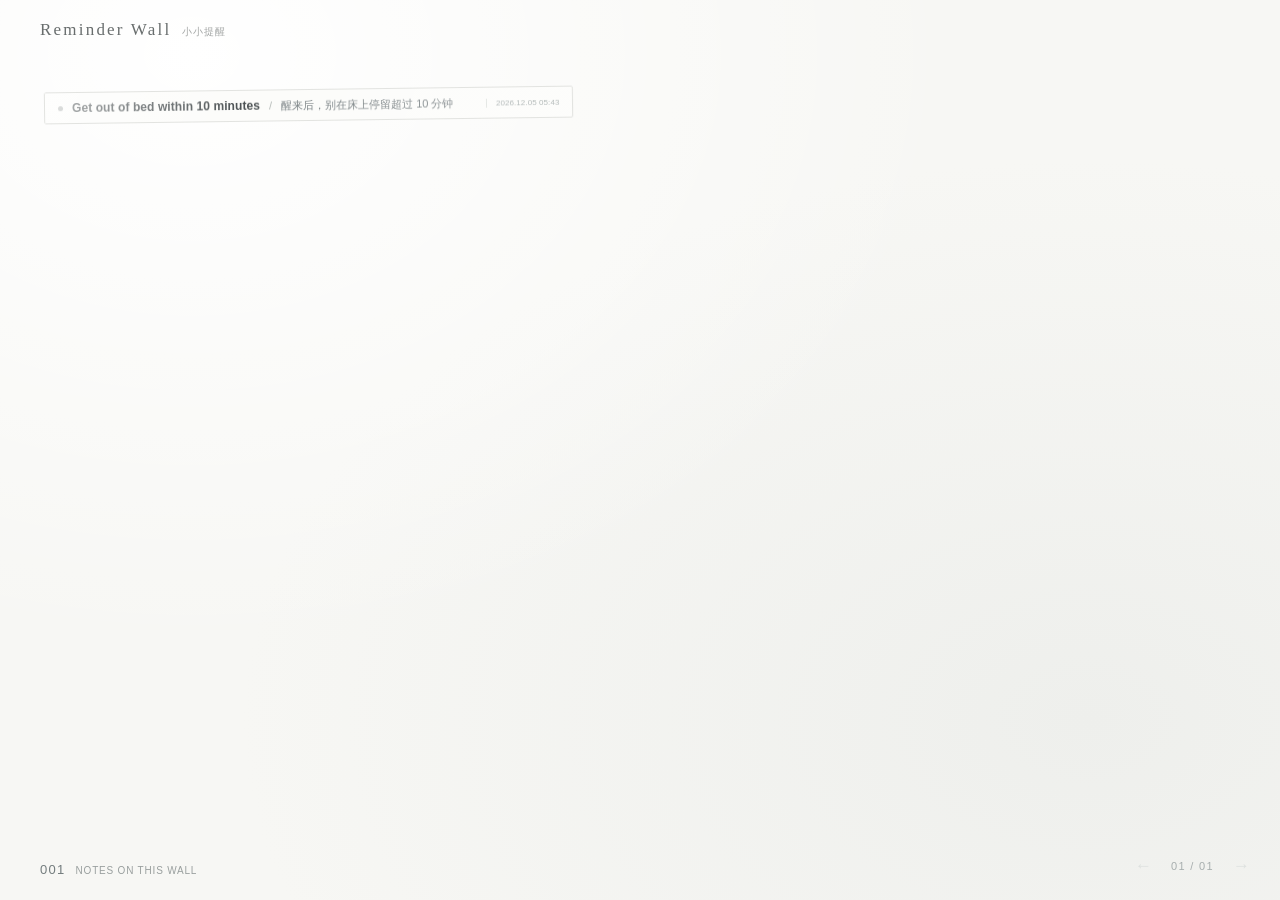
<file: mix/little_reminders_wall.html>
<!DOCTYPE html><html lang="zh-CN"><head><meta charset="UTF-8"><meta name="viewport" content="width=device-width,initial-scale=1"><title>Little Reminders — A Living Wall</title><style>
:root{--bg:#f7f7f4;--ink:#3c4143;--soft:#888e91}*{box-sizing:border-box}html{scroll-behavior:smooth}html,body{height:100%;overflow:hidden}body{margin:0;background:var(--bg);font-family:Inter,-apple-system,BlinkMacSystemFont,"PingFang SC","Microsoft YaHei",sans-serif;color:var(--ink)}button,input,textarea{font:inherit}button{cursor:pointer}.canvas{height:100dvh;overflow:hidden;background:radial-gradient(ellipse at 15% 6%,#fff 0,transparent 50%),radial-gradient(ellipse at 85% 80%,#eeefec 0,transparent 55%),#f7f7f4;position:relative;padding:26px 36px}.wall{position:relative;width:min(1530px,100%);height:100%;margin:auto;overflow:visible;perspective:1200px;transform-style:preserve-3d}.note{position:absolute;overflow:hidden;display:flex;align-items:center;gap:9px;min-height:32px;padding:5px 13px;border:1px solid var(--edge);border-radius:2px;background:var(--paper);box-shadow:0 3px 13px #42464809;white-space:nowrap;cursor:pointer;text-align:left;transform:translate3d(0,0,0) rotate(var(--angle));transform-origin:center center;transition:transform .34s cubic-bezier(.22,.8,.2,1),background .34s,border-color .32s,box-shadow .34s,filter .34s,opacity .34s;will-change:transform,filter,opacity}.note::before{content:"";position:absolute;inset:0;background:linear-gradient(110deg,#fff9,transparent 38%,#fff3 75%);pointer-events:none}.note .dot{width:5px;height:5px;border-radius:50%;background:#aeb2b0;flex:none}.note .en{font-size:12px;font-weight:550;letter-spacing:.007em;color:#4a5052}.note .slash{font-size:11px;color:#b2b7b5}.note .zh{font-size:11px;color:#737b7e}.note .en,.note .zh{flex:none;white-space:nowrap}.note .stamp{flex:none;margin-left:auto;padding-left:9px;font-size:8px;letter-spacing:.01em;font-variant-numeric:tabular-nums;color:#a2aaa9;white-space:nowrap;border-left:1px solid #dfe2df}.note.lit .stamp{color:#78898d;border-color:#ced6d8}@media(max-width:700px){.note .stamp{font-size:7px;padding-left:5px}}.note:hover{z-index:8;box-shadow:0 7px 21px #333b3e15}.wall.focused .note{transition:background .4s,border-color .35s,box-shadow .35s,filter .35s,opacity .35s}.note.lit{z-index:12;background:#fff!important;border-color:#c2ccd0;box-shadow:0 1px 12px #fff,0 0 34px #eef4f6ee,0 18px 44px #8599a126;filter:brightness(1.09)}.note.lit .dot{background:#aabfc9}.note.lit .en{color:#222b30}.note.faded{opacity:.42;filter:brightness(.93) saturate(.76)}.note:focus-visible{outline:2px solid #aabdc6;outline-offset:3px}.note.pulse{animation:glint .65s ease-out}.note .spark{position:absolute;inset:-15px;border:1px solid #dde9ed;border-radius:8px;opacity:0;pointer-events:none}.note.pulse .spark{animation:ring .6s ease-out}@keyframes glint{0%{filter:brightness(1)}37%{filter:brightness(1.13)}100%{filter:brightness(1.045)}}@keyframes ring{0%{opacity:.75;transform:scale(.98)}100%{opacity:0;transform:scale(1.09)}}
.edge{position:fixed;right:0;top:0;width:85px;height:85px;z-index:20}.edge button{position:absolute;right:19px;top:18px;background:#f7f7f4e8;border:1px solid #d9dddd;border-radius:50%;height:34px;width:34px;display:grid;place-items:center;color:#7e898a;opacity:0;transform:translateY(-5px);transition:.25s;box-shadow:0 4px 15px #3331}.edge:hover button,.edge button:focus-visible,.edge:focus-within button{opacity:1;transform:none}.edge button:hover{background:#fff;color:#4b6068}.panel-overlay{position:fixed;inset:0;background:#31383c30;backdrop-filter:blur(3px);z-index:40;display:flex;align-items:center;justify-content:center;padding:20px}.panel-overlay[hidden]{display:none}.panel{width:min(500px,100%);background:#fafaf8;border:1px solid #e0e4e2;border-radius:12px;padding:30px;box-shadow:0 25px 90px #26313624}.panel h2{font-size:20px;font-weight:550;letter-spacing:-.02em;margin:0 0 6px}.panel p{color:#899192;font-size:12px;line-height:1.7;margin:0 0 22px}.panel label{font-size:11px;color:#777f81;display:block;margin:13px 0 7px}.panel input,.panel textarea{width:100%;padding:12px;border:1px solid #dce0de;background:white;border-radius:6px;outline:0;color:#343d41;font-size:13px}.panel input:focus,.panel textarea:focus{border-color:#9bb1b6}.panel textarea{min-height:74px;resize:vertical}.actions{display:flex;align-items:center;gap:9px;justify-content:flex-end;margin-top:20px}.actions button{border:1px solid #d8dcda;background:#fff;border-radius:6px;padding:10px 15px;color:#566064;font-size:12px}.actions button.primary{background:#48575b;border-color:#48575b;color:white}.actions button.danger{margin-right:auto;color:#a66c6b}.utility{display:flex;justify-content:space-between;align-items:center;font-size:11px;color:#a0a6a6}.utility button{border:0;background:transparent;color:#8c9597;font-size:11px;padding:0}.toast{position:fixed;bottom:24px;left:50%;transform:translateX(-50%);background:#424d50;color:white;border-radius:99px;padding:9px 15px;font-size:12px;z-index:70;pointer-events:none;opacity:0;transition:opacity .2s}.toast.show{opacity:1}@media(max-width:700px){.canvas{padding:22px 12px}.note{min-height:30px;padding:5px 9px;gap:6px}.note .en{font-size:10.5px}.note .zh{font-size:10px}.note .slash{font-size:9px}.panel{padding:21px}.edge button{opacity:.42}}
.pager{position:fixed;right:23px;bottom:19px;z-index:15;display:flex;gap:12px;align-items:center;color:#a7aeae;font-size:11px;letter-spacing:.12em}.pager button{background:transparent;border:0;color:#919e9f;font-size:17px;padding:5px 7px;cursor:pointer}.pager button:hover{color:#404e52}.pager button:disabled{opacity:.2;cursor:default}@media(prefers-reduced-motion:reduce){.note{transition:none!important}.note.pulse,.note.pulse .spark{animation:none!important}}
 .wall-title{position:absolute;top:20px;left:40px;z-index:11;display:flex;align-items:baseline;gap:11px;pointer-events:none}.wall-title strong{font-family:Georgia,"Times New Roman",serif;font-size:17px;font-weight:400;letter-spacing:.13em;color:#686d6d}.wall-title span{font-size:10px;letter-spacing:.10em;color:#a2a5a4}@media(max-width:700px){.wall-title{top:15px;left:16px;gap:7px}.wall-title strong{font-size:14px}.wall-title span{font-size:9px}}

.note.grow-in{opacity:0;clip-path:inset(0 50% 0 50% round 2px);animation:paperGrow .46s cubic-bezier(.2,.8,.2,1) var(--grow-delay,0ms) both}
@keyframes paperGrow{
  0%{opacity:0;clip-path:inset(0 50% 0 50% round 2px);filter:brightness(1.14)}
  65%{opacity:1;clip-path:inset(0 0% 0 0% round 2px);filter:brightness(1.06)}
  100%{opacity:1;clip-path:inset(0 0% 0 0% round 2px);filter:none}
}
.growth-status{position:fixed;left:40px;bottom:23px;z-index:13;display:flex;align-items:baseline;gap:10px;color:#999f9e;font:10px Inter,-apple-system,sans-serif;letter-spacing:.08em;pointer-events:none}
.growth-status b{font-size:13px;font-weight:400;letter-spacing:.10em;color:#737c7d;font-variant-numeric:tabular-nums}
@media(max-width:700px){.growth-status{left:16px;bottom:22px}}
@media(prefers-reduced-motion:reduce){.note.grow-in{animation:none;opacity:1;clip-path:none}}
</style></head><body><main class="canvas"><div class="wall-title"><strong>Reminder Wall</strong><span>小小提醒</span></div><section class="wall" id="wall" aria-label="Little Reminders Wall"></section></main><div class="growth-status"><b id="growthCount">000</b><span>NOTES ON THIS WALL</span></div><nav class="pager" aria-label="Reminder wall pages"><button id="prevPage" aria-label="Previous wall">←</button><span id="pageLabel">01 / 01</span><button id="nextPage" aria-label="Next wall">→</button></nav><div class="edge"><button id="manage" aria-label="Add a new reminder" title="Add reminder · N">+</button></div><div class="panel-overlay" id="overlay" hidden><div class="panel" role="dialog" aria-modal="true" aria-label="Reminder editor"><h2 id="heading">A little reminder</h2><p>One thought, two languages. A little paper note for the wall.</p><label for="en">English · 英文</label><input id="en" maxlength="180" placeholder="Get out of bed within 10 minutes"/><label for="zh">中文 · Chinese</label><textarea id="zh" maxlength="180" placeholder="早上醒来以后在床上不要超过 10 分钟"></textarea><div class="utility"><span id="count">100 little notes</span><button id="export" title="Backup your added notes as JSON">Export my notes</button></div><div class="actions"><button class="danger" id="delete" hidden>Delete</button><button id="cancel">Cancel</button><button class="primary" id="save">Add to wall</button></div></div></div><div class="toast" id="toast" role="status"></div>
<script>const DEFAULTS=[{"id": "1", "en": "Get out of bed within 10 minutes", "zh": "醒来后，别在床上停留超过 10 分钟"}];
const KEY='little_reminders_v10';let custom=[],edits={},deleted=[],focusId=null,editId=null,created={};const $=x=>document.getElementById(x);const wall=$('wall');const prefersReduced=matchMedia('(prefers-reduced-motion: reduce)').matches;
try{let s=JSON.parse(localStorage.getItem(KEY)||'{}');custom=Array.isArray(s.custom)?s.custom:[];edits=s.edits||{};deleted=Array.isArray(s.deleted)?s.deleted:[];focusId=s.focusId||(Array.isArray(s.lit)&&s.lit.length?s.lit[0]:null);created=s.created||{}}catch(e){}
function persist(){try{localStorage.setItem(KEY,JSON.stringify({custom,edits,deleted,focusId,created}))}catch(e){toast('Unable to save in this browser')}}
function stamp(n){if(!created[n.id])created[n.id]=n.createdAt||new Date().toISOString();let d=new Date(created[n.id]);if(isNaN(d.getTime()))d=new Date();let z=v=>String(v).padStart(2,'0');return `${d.getFullYear()}.${z(d.getMonth()+1)}.${z(d.getDate())} ${z(d.getHours())}:${z(d.getMinutes())}`}
function list(){return [...custom,...DEFAULTS.filter(n=>!deleted.includes(n.id)).map(n=>({...n,...(edits[n.id]||{})}))]}
function hash(n){const x=Math.sin(n*91.71+23.2)*43758.54;return x-Math.floor(x)}
function escapeHtml(x){return String(x).replace(/[&<>"']/g,c=>({'&':'&amp;','<':'&lt;','>':'&gt;','"':'&quot;',"'":'&#39;'}[c]))}
const swatches=[['#fcfcfa','#e2e3e0'],['#f2f3f0','#d8dad7'],['#e8ebe9','#d2d6d4'],['#f5f5f3','#daddd9'],['#ebece9','#d1d3d0'],['#f9faf8','#e0e2df'],['#e4e8e7','#cbd0d0']];
function setPose(el,dx=0,dy=0,rotate=0){const scale=Number(el.dataset.scale||1);const z=Number(el.dataset.z||0);el.style.transform=`translate3d(${dx.toFixed(1)}px,${dy.toFixed(1)}px,${z.toFixed(1)}px) rotate(${(Number(el.dataset.angle)+rotate).toFixed(2)}deg) scale(${scale})`}
function applyFocusState(){
 wall.classList.toggle('focused',!!focusId);
 wall.querySelectorAll('.note').forEach(el=>{
   const active=focusId===el.dataset.id;
   const faded=!!focusId && !active;
   el.classList.toggle('lit',active);
   el.classList.toggle('faded',faded);
   el.dataset.scale=active?1.12:(faded?0.92:1);
   el.dataset.z=active?34:(faded?-24:0);
   el.setAttribute('aria-pressed',String(active));
   setPose(el,0,0,0);
 });
}
let currentPage=0,totalPages=1,growthTimers=[];
function clearGrowth(){growthTimers.forEach(clearTimeout);growthTimers=[]}
function growWall(){
 clearGrowth();
 const nodes=Array.from(wall.querySelectorAll('.note'));
 const count=$('growthCount');
 const duration=Math.min(3400,Math.max(800,nodes.length*105));
 count.textContent='000';
 nodes.forEach((node,index)=>{
   node.classList.remove('grow-in');
   node.style.setProperty('--grow-delay',`${Math.round(index*duration/Math.max(nodes.length,1))}ms`);
   if(!prefersReduced){void node.offsetWidth;node.classList.add('grow-in')}
   const t=setTimeout(()=>{count.textContent=String(index+1).padStart(3,'0')},prefersReduced?0:Math.round(index*duration/Math.max(nodes.length,1))+180);
   growthTimers.push(t);
 });
 if(!nodes.length)count.textContent='000';
}

function render(animate=false){
 const all=list();all.forEach(stamp);persist();wall.replaceChildren();
 const W=wall.clientWidth,H=wall.clientHeight,narrow=W<700;
 const fontEn=narrow?'10.5px':'12px',fontZh=narrow?'10px':'11px';
 const cv=document.createElement('canvas').getContext('2d');
 function measure(t,font){cv.font=`${font} Inter,Arial,'PingFang SC',sans-serif`;return cv.measureText(t).width}
 const h=narrow?30:32,step=narrow?48:51,gapX=narrow?10:18;
 const maxRows=Math.max(2,Math.floor((H-75)/step));
 const placements=[];let row=0,x=8,page=0;
 all.forEach((n,i)=>{
  let textW=measure(n.en||'',fontEn)+measure(n.zh||'',fontZh)+(narrow?145:173);
  let w=Math.max(narrow?165:235,Math.min(textW+12,W-24));
  let extra=(narrow?8:13)+Math.floor(hash(i+15)*(narrow?12:22));
  if(x+w>W-8&&x>8){row++;x=8+Math.floor(hash(row+91)*Math.min(narrow?18:64,Math.max(0,W-w-16)));}
  if(row>=maxRows){page++;row=0;x=8;}
  if(x+w>W-8)x=8;
  let y=62+row*step+Math.floor(hash(i+70)*5);
  placements.push({n,i,x,y,w,page});x+=w+gapX+extra;
 });
 totalPages=Math.max(1,page+1);currentPage=Math.min(currentPage,totalPages-1);
 for(const {n,i,x,y,w} of placements.filter(q=>q.page===currentPage)){
   const yy=y,angle=hash(i+110)*1.8-.9;
   const p=swatches[Math.floor(hash(i+129)*swatches.length)];
   const en=n.en||''; const zh=n.zh||'';
   const isLit=focusId===n.id; const isFaded=!!focusId && !isLit;
   const baseScale=isLit?1.12:(isFaded?0.92:1); const baseZ=isLit?34:(isFaded?-24:0);
   let el=document.createElement('button');el.type='button';el.className='note'+(isLit?' lit':'')+(isFaded?' faded':'');el.dataset.id=n.id;el.dataset.angle=angle;el.dataset.scale=baseScale;el.dataset.z=baseZ;el.title=`${en} / ${zh}\nClick: highlight · Double-click: edit`;el.style.cssText=`left:${x}px;top:${yy}px;width:${w}px;--angle:${angle}deg;--paper:${p[0]};--edge:${p[1]}`;el.setAttribute('aria-label',`${en}，${zh}`);el.setAttribute('aria-pressed',String(isLit));el.innerHTML=`<span class="dot"></span><span class="en"></span><span class="slash">/</span><span class="zh"></span><span class="stamp"></span><span class="spark"></span>`;el.querySelector('.en').textContent=en;el.querySelector('.zh').textContent=zh;el.querySelector('.stamp').textContent=stamp(n);
// If a bilingual note is too long, scale the two texts to preserve a single-line strip.
let available=w-(narrow?133:158);let measured=measure(en,fontEn)+measure(zh,fontZh)+13;let ratio=Math.min(1,available/Math.max(1,measured));if(ratio<1){el.querySelector('.en').style.fontSize=`${(parseFloat(fontEn)*ratio).toFixed(2)}px`;el.querySelector('.zh').style.fontSize=`${(parseFloat(fontZh)*ratio).toFixed(2)}px`}
let tx=0,ty=0,rot=0,animation=0;const spring=()=>{if(animation)cancelAnimationFrame(animation);function frame(){tx*=.75;ty*=.75;rot*=.68;setPose(el,tx,ty,rot);if(Math.abs(tx)+Math.abs(ty)+Math.abs(rot)>.12){animation=requestAnimationFrame(frame)}else{animation=0;setPose(el,0,0,0)}}frame()};
setPose(el,0,0,0);
el.addEventListener('pointermove',e=>{if(e.pointerType==='touch'||prefersReduced)return;const r=el.getBoundingClientRect();const dx=Math.max(-1,Math.min(1,(e.clientX-r.left-r.width/2)/(r.width/2)));const dy=Math.max(-1,Math.min(1,(e.clientY-r.top-r.height/2)/(r.height/2)));tx=dx*3.4;ty=dy*2.1;rot=dx*3.2+dy*.9;setPose(el,tx,ty,rot)});el.addEventListener('pointerleave',spring);
el.addEventListener('click',()=>{focusId=focusId===n.id?null:n.id;persist();applyFocusState();const active=wall.querySelector(`.note[data-id="${n.id}"]`);if(active&&focusId===n.id){active.classList.remove('pulse');void active.offsetWidth;active.classList.add('pulse')}});el.addEventListener('dblclick',e=>{e.preventDefault();openEditor(n.id)});

   wall.appendChild(el);
 }
 applyFocusState();
 $('count').textContent=`${all.length} little notes · ${custom.length} added`;
 $('pageLabel').textContent=`${String(currentPage+1).padStart(2,'0')} / ${String(totalPages).padStart(2,'0')}`;
 $('prevPage').disabled=currentPage===0;$('nextPage').disabled=currentPage===totalPages-1;
 if(animate)growWall();else {clearGrowth();$('growthCount').textContent=String(wall.querySelectorAll('.note').length).padStart(3,'0')}
}
function turnPage(delta){const next=Math.max(0,Math.min(totalPages-1,currentPage+delta));if(next!==currentPage){currentPage=next;render(true)}}
$('prevPage').onclick=()=>turnPage(-1);$('nextPage').onclick=()=>turnPage(1);
function toast(m){let t=$('toast');t.textContent=m;t.classList.add('show');clearTimeout(window._toastTimer);window._toastTimer=setTimeout(()=>t.classList.remove('show'),2400)}
function openEditor(id=null){editId=id;const n=id?list().find(n=>n.id===id):null;$('heading').textContent=n?'Edit this little note':'A little reminder';$('en').value=n?.en||'';$('zh').value=n?.zh||'';$('save').textContent=n?'Save changes':'Add to wall';$('delete').hidden=!n;$('overlay').hidden=false;$('en').focus()}
function closeEditor(){$('overlay').hidden=true;editId=null}
// Clicking anywhere on the empty canvas dismisses the focused note.
// Keep the editor, pager and individual notes independently interactive.
document.querySelector('.canvas').addEventListener('click', e => {
  if (e.target.closest('.note') || !focusId || !$('overlay').hidden) return;
  focusId=null;
  persist();
  applyFocusState();
});
$('manage').addEventListener('click',()=>openEditor());$('cancel').addEventListener('click',closeEditor);$('overlay').addEventListener('click',e=>{if(e.target===$('overlay'))closeEditor()});$('save').addEventListener('click',()=>{let en=$('en').value.trim(),zh=$('zh').value.trim();if(!en||!zh){toast('Please add both English and Chinese');return}if(editId){let i=custom.findIndex(n=>n.id===editId);if(i!==-1)custom[i]={...custom[i],en,zh};else edits[editId]={en,zh}}else custom.unshift({id:'u'+Date.now().toString(36)+Math.random().toString(36).slice(2,6),en,zh,createdAt:new Date().toISOString()});persist();closeEditor();render(true);toast('Saved to your wall')});$('delete').addEventListener('click',()=>{if(!editId)return;custom=custom.filter(n=>n.id!==editId);if(!editId.startsWith('u'))deleted.push(editId);if(focusId===editId)focusId=null;persist();closeEditor();render(true);toast('Note removed')});$('export').addEventListener('click',()=>{let data=JSON.stringify({custom,edits,deleted,focusId},null,2);let url=URL.createObjectURL(new Blob([data],{type:'application/json'}));let a=document.createElement('a');a.href=url;a.download='little-reminders-backup.json';a.click();setTimeout(()=>URL.revokeObjectURL(url),1000)});
window.addEventListener('keydown',e=>{if($('overlay').hidden&&e.key==='ArrowRight'){turnPage(1);return}if($('overlay').hidden&&e.key==='ArrowLeft'){turnPage(-1);return}if((e.key==='g'||e.key==='G')&&$('overlay').hidden&&!/INPUT|TEXTAREA/.test(e.target.tagName)){e.preventDefault();growWall();return}if(e.key==='Escape'&&!$('overlay').hidden){closeEditor();return}if((e.key==='n'||e.key==='N')&&!e.altKey&&!e.metaKey&&!e.ctrlKey&&$('overlay').hidden&&!/INPUT|TEXTAREA/.test(e.target.tagName)){e.preventDefault();openEditor()}});let rt;window.addEventListener('resize',()=>{clearTimeout(rt);rt=setTimeout(()=>render(false),140)});render(true);
</script></body></html>
</file>
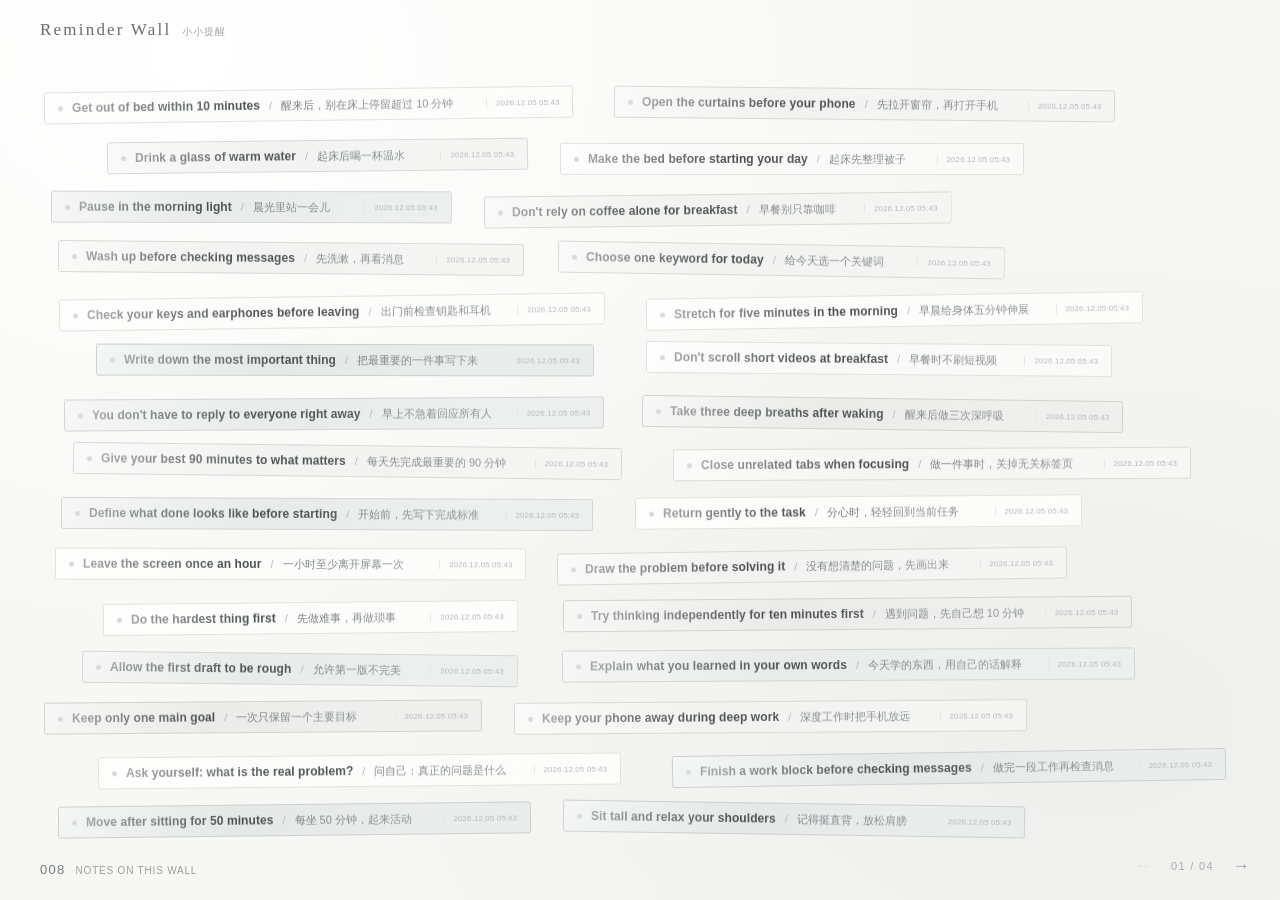
<file: mix/little_reminders_wall_for_show.html>
<!DOCTYPE html><html lang="zh-CN"><head><meta charset="UTF-8"><meta name="viewport" content="width=device-width,initial-scale=1"><title>Little Reminders — A Living Wall</title><style>
:root{--bg:#f7f7f4;--ink:#3c4143;--soft:#888e91}*{box-sizing:border-box}html{scroll-behavior:smooth}html,body{height:100%;overflow:hidden}body{margin:0;background:var(--bg);font-family:Inter,-apple-system,BlinkMacSystemFont,"PingFang SC","Microsoft YaHei",sans-serif;color:var(--ink)}button,input,textarea{font:inherit}button{cursor:pointer}.canvas{height:100dvh;overflow:hidden;background:radial-gradient(ellipse at 15% 6%,#fff 0,transparent 50%),radial-gradient(ellipse at 85% 80%,#eeefec 0,transparent 55%),#f7f7f4;position:relative;padding:26px 36px}.wall{position:relative;width:min(1530px,100%);height:100%;margin:auto;overflow:visible;perspective:1200px;transform-style:preserve-3d}.note{position:absolute;overflow:hidden;display:flex;align-items:center;gap:9px;min-height:32px;padding:5px 13px;border:1px solid var(--edge);border-radius:2px;background:var(--paper);box-shadow:0 3px 13px #42464809;white-space:nowrap;cursor:pointer;text-align:left;transform:translate3d(0,0,0) rotate(var(--angle));transform-origin:center center;transition:transform .34s cubic-bezier(.22,.8,.2,1),background .34s,border-color .32s,box-shadow .34s,filter .34s,opacity .34s;will-change:transform,filter,opacity}.note::before{content:"";position:absolute;inset:0;background:linear-gradient(110deg,#fff9,transparent 38%,#fff3 75%);pointer-events:none}.note .dot{width:5px;height:5px;border-radius:50%;background:#aeb2b0;flex:none}.note .en{font-size:12px;font-weight:550;letter-spacing:.007em;color:#4a5052}.note .slash{font-size:11px;color:#b2b7b5}.note .zh{font-size:11px;color:#737b7e}.note .en,.note .zh{flex:none;white-space:nowrap}.note .stamp{flex:none;margin-left:auto;padding-left:9px;font-size:8px;letter-spacing:.01em;font-variant-numeric:tabular-nums;color:#a2aaa9;white-space:nowrap;border-left:1px solid #dfe2df}.note.lit .stamp{color:#78898d;border-color:#ced6d8}@media(max-width:700px){.note .stamp{font-size:7px;padding-left:5px}}.note:hover{z-index:8;box-shadow:0 7px 21px #333b3e15}.wall.focused .note{transition:background .4s,border-color .35s,box-shadow .35s,filter .35s,opacity .35s}.note.lit{z-index:12;background:#fff!important;border-color:#c2ccd0;box-shadow:0 1px 12px #fff,0 0 34px #eef4f6ee,0 18px 44px #8599a126;filter:brightness(1.09)}.note.lit .dot{background:#aabfc9}.note.lit .en{color:#222b30}.note.faded{opacity:.42;filter:brightness(.93) saturate(.76)}.note:focus-visible{outline:2px solid #aabdc6;outline-offset:3px}.note.pulse{animation:glint .65s ease-out}.note .spark{position:absolute;inset:-15px;border:1px solid #dde9ed;border-radius:8px;opacity:0;pointer-events:none}.note.pulse .spark{animation:ring .6s ease-out}@keyframes glint{0%{filter:brightness(1)}37%{filter:brightness(1.13)}100%{filter:brightness(1.045)}}@keyframes ring{0%{opacity:.75;transform:scale(.98)}100%{opacity:0;transform:scale(1.09)}}
.edge{position:fixed;right:0;top:0;width:85px;height:85px;z-index:20}.edge button{position:absolute;right:19px;top:18px;background:#f7f7f4e8;border:1px solid #d9dddd;border-radius:50%;height:34px;width:34px;display:grid;place-items:center;color:#7e898a;opacity:0;transform:translateY(-5px);transition:.25s;box-shadow:0 4px 15px #3331}.edge:hover button,.edge button:focus-visible,.edge:focus-within button{opacity:1;transform:none}.edge button:hover{background:#fff;color:#4b6068}.panel-overlay{position:fixed;inset:0;background:#31383c30;backdrop-filter:blur(3px);z-index:40;display:flex;align-items:center;justify-content:center;padding:20px}.panel-overlay[hidden]{display:none}.panel{width:min(500px,100%);background:#fafaf8;border:1px solid #e0e4e2;border-radius:12px;padding:30px;box-shadow:0 25px 90px #26313624}.panel h2{font-size:20px;font-weight:550;letter-spacing:-.02em;margin:0 0 6px}.panel p{color:#899192;font-size:12px;line-height:1.7;margin:0 0 22px}.panel label{font-size:11px;color:#777f81;display:block;margin:13px 0 7px}.panel input,.panel textarea{width:100%;padding:12px;border:1px solid #dce0de;background:white;border-radius:6px;outline:0;color:#343d41;font-size:13px}.panel input:focus,.panel textarea:focus{border-color:#9bb1b6}.panel textarea{min-height:74px;resize:vertical}.actions{display:flex;align-items:center;gap:9px;justify-content:flex-end;margin-top:20px}.actions button{border:1px solid #d8dcda;background:#fff;border-radius:6px;padding:10px 15px;color:#566064;font-size:12px}.actions button.primary{background:#48575b;border-color:#48575b;color:white}.actions button.danger{margin-right:auto;color:#a66c6b}.utility{display:flex;justify-content:space-between;align-items:center;font-size:11px;color:#a0a6a6}.utility button{border:0;background:transparent;color:#8c9597;font-size:11px;padding:0}.toast{position:fixed;bottom:24px;left:50%;transform:translateX(-50%);background:#424d50;color:white;border-radius:99px;padding:9px 15px;font-size:12px;z-index:70;pointer-events:none;opacity:0;transition:opacity .2s}.toast.show{opacity:1}@media(max-width:700px){.canvas{padding:22px 12px}.note{min-height:30px;padding:5px 9px;gap:6px}.note .en{font-size:10.5px}.note .zh{font-size:10px}.note .slash{font-size:9px}.panel{padding:21px}.edge button{opacity:.42}}
.pager{position:fixed;right:23px;bottom:19px;z-index:15;display:flex;gap:12px;align-items:center;color:#a7aeae;font-size:11px;letter-spacing:.12em}.pager button{background:transparent;border:0;color:#919e9f;font-size:17px;padding:5px 7px;cursor:pointer}.pager button:hover{color:#404e52}.pager button:disabled{opacity:.2;cursor:default}@media(prefers-reduced-motion:reduce){.note{transition:none!important}.note.pulse,.note.pulse .spark{animation:none!important}}
 .wall-title{position:absolute;top:20px;left:40px;z-index:11;display:flex;align-items:baseline;gap:11px;pointer-events:none}.wall-title strong{font-family:Georgia,"Times New Roman",serif;font-size:17px;font-weight:400;letter-spacing:.13em;color:#686d6d}.wall-title span{font-size:10px;letter-spacing:.10em;color:#a2a5a4}@media(max-width:700px){.wall-title{top:15px;left:16px;gap:7px}.wall-title strong{font-size:14px}.wall-title span{font-size:9px}}

.note.grow-in{opacity:0;clip-path:inset(0 50% 0 50% round 2px);animation:paperGrow .46s cubic-bezier(.2,.8,.2,1) var(--grow-delay,0ms) both}
@keyframes paperGrow{
  0%{opacity:0;clip-path:inset(0 50% 0 50% round 2px);filter:brightness(1.14)}
  65%{opacity:1;clip-path:inset(0 0% 0 0% round 2px);filter:brightness(1.06)}
  100%{opacity:1;clip-path:inset(0 0% 0 0% round 2px);filter:none}
}
.growth-status{position:fixed;left:40px;bottom:23px;z-index:13;display:flex;align-items:baseline;gap:10px;color:#999f9e;font:10px Inter,-apple-system,sans-serif;letter-spacing:.08em;pointer-events:none}
.growth-status b{font-size:13px;font-weight:400;letter-spacing:.10em;color:#737c7d;font-variant-numeric:tabular-nums}
@media(max-width:700px){.growth-status{left:16px;bottom:22px}}
@media(prefers-reduced-motion:reduce){.note.grow-in{animation:none;opacity:1;clip-path:none}}
</style></head><body><main class="canvas"><div class="wall-title"><strong>Reminder Wall</strong><span>小小提醒</span></div><section class="wall" id="wall" aria-label="Little Reminders Wall"></section></main><div class="growth-status"><b id="growthCount">000</b><span>NOTES ON THIS WALL</span></div><nav class="pager" aria-label="Reminder wall pages"><button id="prevPage" aria-label="Previous wall">←</button><span id="pageLabel">01 / 01</span><button id="nextPage" aria-label="Next wall">→</button></nav><div class="edge"><button id="manage" aria-label="Add a new reminder" title="Add reminder · N">+</button></div><div class="panel-overlay" id="overlay" hidden><div class="panel" role="dialog" aria-modal="true" aria-label="Reminder editor"><h2 id="heading">A little reminder</h2><p>One thought, two languages. A little paper note for the wall.</p><label for="en">English · 英文</label><input id="en" maxlength="180" placeholder="Get out of bed within 10 minutes"/><label for="zh">中文 · Chinese</label><textarea id="zh" maxlength="180" placeholder="早上醒来以后在床上不要超过 10 分钟"></textarea><div class="utility"><span id="count">100 little notes</span><button id="export" title="Backup your added notes as JSON">Export my notes</button></div><div class="actions"><button class="danger" id="delete" hidden>Delete</button><button id="cancel">Cancel</button><button class="primary" id="save">Add to wall</button></div></div></div><div class="toast" id="toast" role="status"></div>
<script>const DEFAULTS=[{"id": "1", "en": "Get out of bed within 10 minutes", "zh": "醒来后，别在床上停留超过 10 分钟"}, {"id": "2", "en": "Open the curtains before your phone", "zh": "先拉开窗帘，再打开手机"}, {"id": "3", "en": "Drink a glass of warm water", "zh": "起床后喝一杯温水"}, {"id": "4", "en": "Make the bed before starting your day", "zh": "起床先整理被子"}, {"id": "5", "en": "Pause in the morning light", "zh": "晨光里站一会儿"}, {"id": "6", "en": "Don't rely on coffee alone for breakfast", "zh": "早餐别只靠咖啡"}, {"id": "7", "en": "Wash up before checking messages", "zh": "先洗漱，再看消息"}, {"id": "8", "en": "Choose one keyword for today", "zh": "给今天选一个关键词"}, {"id": "9", "en": "Check your keys and earphones before leaving", "zh": "出门前检查钥匙和耳机"}, {"id": "10", "en": "Stretch for five minutes in the morning", "zh": "早晨给身体五分钟伸展"}, {"id": "11", "en": "Write down the most important thing", "zh": "把最重要的一件事写下来"}, {"id": "12", "en": "Don't scroll short videos at breakfast", "zh": "早餐时不刷短视频"}, {"id": "13", "en": "You don't have to reply to everyone right away", "zh": "早上不急着回应所有人"}, {"id": "14", "en": "Take three deep breaths after waking", "zh": "醒来后做三次深呼吸"}, {"id": "15", "en": "Give your best 90 minutes to what matters", "zh": "每天先完成最重要的 90 分钟"}, {"id": "16", "en": "Close unrelated tabs when focusing", "zh": "做一件事时，关掉无关标签页"}, {"id": "17", "en": "Define what done looks like before starting", "zh": "开始前，先写下完成标准"}, {"id": "18", "en": "Return gently to the task", "zh": "分心时，轻轻回到当前任务"}, {"id": "19", "en": "Leave the screen once an hour", "zh": "一小时至少离开屏幕一次"}, {"id": "20", "en": "Draw the problem before solving it", "zh": "没有想清楚的问题，先画出来"}, {"id": "21", "en": "Do the hardest thing first", "zh": "先做难事，再做琐事"}, {"id": "22", "en": "Try thinking independently for ten minutes first", "zh": "遇到问题，先自己想 10 分钟"}, {"id": "23", "en": "Allow the first draft to be rough", "zh": "允许第一版不完美"}, {"id": "24", "en": "Explain what you learned in your own words", "zh": "今天学的东西，用自己的话解释"}, {"id": "25", "en": "Keep only one main goal", "zh": "一次只保留一个主要目标"}, {"id": "26", "en": "Keep your phone away during deep work", "zh": "深度工作时把手机放远"}, {"id": "27", "en": "Ask yourself: what is the real problem?", "zh": "问自己：真正的问题是什么"}, {"id": "28", "en": "Finish a work block before checking messages", "zh": "做完一段工作再检查消息"}, {"id": "29", "en": "Move after sitting for 50 minutes", "zh": "每坐 50 分钟，起来活动"}, {"id": "30", "en": "Sit tall and relax your shoulders", "zh": "记得挺直背，放松肩膀"}, {"id": "31", "en": "Look into the distance when your eyes are tired", "zh": "眼睛疲劳时看看远处"}, {"id": "32", "en": "Drink water before you feel thirsty", "zh": "多喝水，别等到口渴"}, {"id": "33", "en": "Take a walk without rushing anywhere", "zh": "每天走一段不用赶路的路"}, {"id": "34", "en": "Eat a little more slowly", "zh": "吃饭慢一点"}, {"id": "35", "en": "Get some natural daylight", "zh": "晒一点自然光"}, {"id": "36", "en": "Give your body quiet time before sleep", "zh": "睡前给身体留一点安静"}, {"id": "37", "en": "Move your wrists and neck after sitting", "zh": "久坐后活动手腕与颈部"}, {"id": "38", "en": "Take good care of your stomach", "zh": "照顾好自己的胃"}, {"id": "39", "en": "Rest when you are tired", "zh": "累了就休息，不用硬撑"}, {"id": "40", "en": "Remember sunscreen", "zh": "别忘了防晒"}, {"id": "41", "en": "Let exercise recharge your body", "zh": "运动是给身体充电"}, {"id": "42", "en": "Notice when your breathing becomes shallow", "zh": "留意呼吸有没有变浅"}, {"id": "43", "en": "Not every feeling needs a response", "zh": "不必回应每一种情绪"}, {"id": "44", "en": "Separate facts from guesses", "zh": "先分清事实和猜测"}, {"id": "45", "en": "Don't let one bad moment take over your day", "zh": "别把一时的不快带进整天"}, {"id": "46", "en": "Allow yourself low-energy days", "zh": "允许自己有低能量的日子"}, {"id": "47", "en": "Don't invent answers to someone else's silence", "zh": "不急着为别人的沉默找答案"}, {"id": "48", "en": "Don't replace communication with guesses", "zh": "别让猜测代替沟通"}, {"id": "49", "en": "It's okay to move slowly today", "zh": "今天也可以慢一点"}, {"id": "50", "en": "Write down your thoughts when you're overwhelmed", "zh": "心乱时，先把想法写出来"}, {"id": "51", "en": "Not everything needs an explanation", "zh": "不是所有事都需要解释"}, {"id": "52", "en": "Bring attention back to what you can control", "zh": "把注意力放回可控制的事"}, {"id": "53", "en": "Don't make major decisions late at night", "zh": "别在深夜做重大决定"}, {"id": "54", "en": "Give yourself some patience", "zh": "给自己一点耐心"}, {"id": "55", "en": "Ask one question you're truly curious about", "zh": "今天提出一个真正好奇的问题"}, {"id": "56", "en": "Understand the mechanism, not just the answer", "zh": "别只记答案，要理解机制"}, {"id": "57", "en": "Test your understanding with a counterexample", "zh": "学会以后尝试反例"}, {"id": "58", "en": "Sketch a complex concept", "zh": "给复杂概念画一张小图"}, {"id": "59", "en": "Think first, then check the answer", "zh": "先独立思考，再看参考答案"}, {"id": "60", "en": "Connect new ideas to what you already know", "zh": "把知识和已有经验连接"}, {"id": "61", "en": "Two pages still count", "zh": "今天读两页也算前进"}, {"id": "62", "en": "Explain it to an imaginary listener", "zh": "尝试向不存在的听众讲清楚"}, {"id": "63", "en": "Guess before reading the conclusion", "zh": "看结论前，先猜一猜"}, {"id": "64", "en": "Write down what still confuses you", "zh": "记下那些让你困惑的点"}, {"id": "65", "en": "Save time for free exploration", "zh": "留一点时间自由探索"}, {"id": "66", "en": "Know the difference between understanding and familiarity", "zh": "学会区分理解与熟悉"}, {"id": "67", "en": "Describe a small scene in English every day", "zh": "每天用英语描述一个小场景"}, {"id": "68", "en": "Collect one useful expression", "zh": "收集一句真正会用的表达"}, {"id": "69", "en": "Speak English for three minutes", "zh": "开口练三分钟也很好"}, {"id": "70", "en": "Listen for stress in a sentence", "zh": "注意一句话里的重音"}, {"id": "71", "en": "Use new words in your own sentences", "zh": "把新单词放进自己的句子"}, {"id": "72", "en": "Listen to a natural English conversation", "zh": "听一段自然的英语对话"}, {"id": "73", "en": "Guess meaning from context first", "zh": "不懂的表达先猜语境"}, {"id": "74", "en": "Practice one common sentence pattern", "zh": "练习一个高频句型"}, {"id": "75", "en": "Tell one story from today in English", "zh": "用英语讲述今天的一件小事"}, {"id": "76", "en": "Express the meaning, not a word-for-word translation", "zh": "别逐词翻译，试着表达意思"}, {"id": "77", "en": "Check the weather before leaving", "zh": "出门前看一眼天气"}, {"id": "78", "en": "Keep only today's essentials on your desk", "zh": "桌面只留下今天需要的东西"}, {"id": "79", "en": "Put things back where they belong", "zh": "用完物品，顺手放回原位"}, {"id": "80", "en": "Leave some white space in life", "zh": "给生活留一点留白"}, {"id": "81", "en": "Don't fill every free moment", "zh": "别把所有空闲都塞满"}, {"id": "82", "en": "Clear your downloads folder weekly", "zh": "每周整理一次下载文件夹"}, {"id": "83", "en": "Notice subtle beauty around you", "zh": "留意身边细微的美"}, {"id": "84", "en": "Walk without headphones sometimes", "zh": "散步时偶尔不戴耳机"}, {"id": "85", "en": "Send a sincere message to someone important", "zh": "给重要的人一条真诚消息"}, {"id": "86", "en": "Treat everyday life with care", "zh": "日常也值得认真对待"}, {"id": "87", "en": "Tidy your room for five minutes", "zh": "用五分钟收拾房间"}, {"id": "88", "en": "Do one thing that delights you", "zh": "今天做一点让自己开心的事"}, {"id": "89", "en": "Step away from work before sleep", "zh": "睡前半小时远离工作"}, {"id": "90", "en": "Keep the phone away from your pillow", "zh": "别把手机带到枕头边"}, {"id": "91", "en": "Write down one small gain today", "zh": "写下今天的小小收获"}, {"id": "92", "en": "Leave a simple list for tomorrow", "zh": "给明天留一张简单清单"}, {"id": "93", "en": "Avoid repeatedly checking messages at night", "zh": "夜里不反复检查消息"}, {"id": "94", "en": "Go to bed when you're sleepy", "zh": "困了就去睡，不再硬刷"}, {"id": "95", "en": "Dim your screen before bed", "zh": "睡前调暗屏幕亮度"}, {"id": "96", "en": "Leave unfinished tasks for tomorrow", "zh": "把未完成的事留给明天"}, {"id": "97", "en": "Let the day end when it ends", "zh": "一天结束了，就允许它结束"}, {"id": "98", "en": "End your day with a gentle full stop", "zh": "给今天一句温柔的句号"}, {"id": "99", "en": "Read a few pages before sleeping", "zh": "睡前读几页喜欢的书"}, {"id": "100", "en": "Release tension from your shoulders before sleep", "zh": "睡前记得放下肩上的紧绷"}];
const KEY='little_reminders_v10';let custom=[],edits={},deleted=[],focusId=null,editId=null,created={};const $=x=>document.getElementById(x);const wall=$('wall');const prefersReduced=matchMedia('(prefers-reduced-motion: reduce)').matches;
try{let s=JSON.parse(localStorage.getItem(KEY)||'{}');custom=Array.isArray(s.custom)?s.custom:[];edits=s.edits||{};deleted=Array.isArray(s.deleted)?s.deleted:[];focusId=s.focusId||(Array.isArray(s.lit)&&s.lit.length?s.lit[0]:null);created=s.created||{}}catch(e){}
function persist(){try{localStorage.setItem(KEY,JSON.stringify({custom,edits,deleted,focusId,created}))}catch(e){toast('Unable to save in this browser')}}
function stamp(n){if(!created[n.id])created[n.id]=n.createdAt||new Date().toISOString();let d=new Date(created[n.id]);if(isNaN(d.getTime()))d=new Date();let z=v=>String(v).padStart(2,'0');return `${d.getFullYear()}.${z(d.getMonth()+1)}.${z(d.getDate())} ${z(d.getHours())}:${z(d.getMinutes())}`}
function list(){return [...DEFAULTS.filter(n=>!deleted.includes(n.id)).map(n=>({...n,...(edits[n.id]||{})})),...custom]}
function hash(n){const x=Math.sin(n*91.71+23.2)*43758.54;return x-Math.floor(x)}
function escapeHtml(x){return String(x).replace(/[&<>"']/g,c=>({'&':'&amp;','<':'&lt;','>':'&gt;','"':'&quot;',"'":'&#39;'}[c]))}
const swatches=[['#fcfcfa','#e2e3e0'],['#f2f3f0','#d8dad7'],['#e8ebe9','#d2d6d4'],['#f5f5f3','#daddd9'],['#ebece9','#d1d3d0'],['#f9faf8','#e0e2df'],['#e4e8e7','#cbd0d0']];
function setPose(el,dx=0,dy=0,rotate=0){const scale=Number(el.dataset.scale||1);const z=Number(el.dataset.z||0);el.style.transform=`translate3d(${dx.toFixed(1)}px,${dy.toFixed(1)}px,${z.toFixed(1)}px) rotate(${(Number(el.dataset.angle)+rotate).toFixed(2)}deg) scale(${scale})`}
function applyFocusState(){
 wall.classList.toggle('focused',!!focusId);
 wall.querySelectorAll('.note').forEach(el=>{
   const active=focusId===el.dataset.id;
   const faded=!!focusId && !active;
   el.classList.toggle('lit',active);
   el.classList.toggle('faded',faded);
   el.dataset.scale=active?1.12:(faded?0.92:1);
   el.dataset.z=active?34:(faded?-24:0);
   el.setAttribute('aria-pressed',String(active));
   setPose(el,0,0,0);
 });
}
let currentPage=0,totalPages=1,growthTimers=[];
function clearGrowth(){growthTimers.forEach(clearTimeout);growthTimers=[]}
function growWall(){
 clearGrowth();
 const nodes=Array.from(wall.querySelectorAll('.note'));
 const count=$('growthCount');
 const duration=Math.min(3400,Math.max(800,nodes.length*105));
 count.textContent='000';
 nodes.forEach((node,index)=>{
   node.classList.remove('grow-in');
   node.style.setProperty('--grow-delay',`${Math.round(index*duration/Math.max(nodes.length,1))}ms`);
   if(!prefersReduced){void node.offsetWidth;node.classList.add('grow-in')}
   const t=setTimeout(()=>{count.textContent=String(index+1).padStart(3,'0')},prefersReduced?0:Math.round(index*duration/Math.max(nodes.length,1))+180);
   growthTimers.push(t);
 });
 if(!nodes.length)count.textContent='000';
}

function render(animate=false){
 const all=list();all.forEach(stamp);persist();wall.replaceChildren();
 const W=wall.clientWidth,H=wall.clientHeight,narrow=W<700;
 const fontEn=narrow?'10.5px':'12px',fontZh=narrow?'10px':'11px';
 const cv=document.createElement('canvas').getContext('2d');
 function measure(t,font){cv.font=`${font} Inter,Arial,'PingFang SC',sans-serif`;return cv.measureText(t).width}
 const h=narrow?30:32,step=narrow?48:51,gapX=narrow?10:18;
 const maxRows=Math.max(2,Math.floor((H-75)/step));
 const placements=[];let row=0,x=8,page=0;
 all.forEach((n,i)=>{
  let textW=measure(n.en||'',fontEn)+measure(n.zh||'',fontZh)+(narrow?145:173);
  let w=Math.max(narrow?165:235,Math.min(textW+12,W-24));
  let extra=(narrow?8:13)+Math.floor(hash(i+15)*(narrow?12:22));
  if(x+w>W-8&&x>8){row++;x=8+Math.floor(hash(row+91)*Math.min(narrow?18:64,Math.max(0,W-w-16)));}
  if(row>=maxRows){page++;row=0;x=8;}
  if(x+w>W-8)x=8;
  let y=62+row*step+Math.floor(hash(i+70)*5);
  placements.push({n,i,x,y,w,page});x+=w+gapX+extra;
 });
 totalPages=Math.max(1,page+1);currentPage=Math.min(currentPage,totalPages-1);
 for(const {n,i,x,y,w} of placements.filter(q=>q.page===currentPage)){
   const yy=y,angle=hash(i+110)*1.8-.9;
   const p=swatches[Math.floor(hash(i+129)*swatches.length)];
   const en=n.en||''; const zh=n.zh||'';
   const isLit=focusId===n.id; const isFaded=!!focusId && !isLit;
   const baseScale=isLit?1.12:(isFaded?0.92:1); const baseZ=isLit?34:(isFaded?-24:0);
   let el=document.createElement('button');el.type='button';el.className='note'+(isLit?' lit':'')+(isFaded?' faded':'');el.dataset.id=n.id;el.dataset.angle=angle;el.dataset.scale=baseScale;el.dataset.z=baseZ;el.title=`${en} / ${zh}\nClick: highlight · Double-click: edit`;el.style.cssText=`left:${x}px;top:${yy}px;width:${w}px;--angle:${angle}deg;--paper:${p[0]};--edge:${p[1]}`;el.setAttribute('aria-label',`${en}，${zh}`);el.setAttribute('aria-pressed',String(isLit));el.innerHTML=`<span class="dot"></span><span class="en"></span><span class="slash">/</span><span class="zh"></span><span class="stamp"></span><span class="spark"></span>`;el.querySelector('.en').textContent=en;el.querySelector('.zh').textContent=zh;el.querySelector('.stamp').textContent=stamp(n);
// If a bilingual note is too long, scale the two texts to preserve a single-line strip.
let available=w-(narrow?133:158);let measured=measure(en,fontEn)+measure(zh,fontZh)+13;let ratio=Math.min(1,available/Math.max(1,measured));if(ratio<1){el.querySelector('.en').style.fontSize=`${(parseFloat(fontEn)*ratio).toFixed(2)}px`;el.querySelector('.zh').style.fontSize=`${(parseFloat(fontZh)*ratio).toFixed(2)}px`}
let tx=0,ty=0,rot=0,animation=0;const spring=()=>{if(animation)cancelAnimationFrame(animation);function frame(){tx*=.75;ty*=.75;rot*=.68;setPose(el,tx,ty,rot);if(Math.abs(tx)+Math.abs(ty)+Math.abs(rot)>.12){animation=requestAnimationFrame(frame)}else{animation=0;setPose(el,0,0,0)}}frame()};
setPose(el,0,0,0);
el.addEventListener('pointermove',e=>{if(e.pointerType==='touch'||prefersReduced)return;const r=el.getBoundingClientRect();const dx=Math.max(-1,Math.min(1,(e.clientX-r.left-r.width/2)/(r.width/2)));const dy=Math.max(-1,Math.min(1,(e.clientY-r.top-r.height/2)/(r.height/2)));tx=dx*3.4;ty=dy*2.1;rot=dx*3.2+dy*.9;setPose(el,tx,ty,rot)});el.addEventListener('pointerleave',spring);
el.addEventListener('click',()=>{focusId=focusId===n.id?null:n.id;persist();applyFocusState();const active=wall.querySelector(`.note[data-id="${n.id}"]`);if(active&&focusId===n.id){active.classList.remove('pulse');void active.offsetWidth;active.classList.add('pulse')}});el.addEventListener('dblclick',e=>{e.preventDefault();openEditor(n.id)});

   wall.appendChild(el);
 }
 applyFocusState();
 $('count').textContent=`${all.length} little notes · ${custom.length} added`;
 $('pageLabel').textContent=`${String(currentPage+1).padStart(2,'0')} / ${String(totalPages).padStart(2,'0')}`;
 $('prevPage').disabled=currentPage===0;$('nextPage').disabled=currentPage===totalPages-1;
 if(animate)growWall();else {clearGrowth();$('growthCount').textContent=String(wall.querySelectorAll('.note').length).padStart(3,'0')}
}
function turnPage(delta){const next=Math.max(0,Math.min(totalPages-1,currentPage+delta));if(next!==currentPage){currentPage=next;render(true)}}
$('prevPage').onclick=()=>turnPage(-1);$('nextPage').onclick=()=>turnPage(1);
function toast(m){let t=$('toast');t.textContent=m;t.classList.add('show');clearTimeout(window._toastTimer);window._toastTimer=setTimeout(()=>t.classList.remove('show'),2400)}
function openEditor(id=null){editId=id;const n=id?list().find(n=>n.id===id):null;$('heading').textContent=n?'Edit this little note':'A little reminder';$('en').value=n?.en||'';$('zh').value=n?.zh||'';$('save').textContent=n?'Save changes':'Add to wall';$('delete').hidden=!n;$('overlay').hidden=false;$('en').focus()}
function closeEditor(){$('overlay').hidden=true;editId=null}
$('manage').addEventListener('click',()=>openEditor());$('cancel').addEventListener('click',closeEditor);$('overlay').addEventListener('click',e=>{if(e.target===$('overlay'))closeEditor()});$('save').addEventListener('click',()=>{let en=$('en').value.trim(),zh=$('zh').value.trim();if(!en||!zh){toast('Please add both English and Chinese');return}if(editId){let i=custom.findIndex(n=>n.id===editId);if(i!==-1)custom[i]={...custom[i],en,zh};else edits[editId]={en,zh}}else custom.push({id:'u'+Date.now().toString(36)+Math.random().toString(36).slice(2,6),en,zh,createdAt:new Date().toISOString()});persist();closeEditor();render(true);toast('Saved to your wall')});$('delete').addEventListener('click',()=>{if(!editId)return;custom=custom.filter(n=>n.id!==editId);if(!editId.startsWith('u'))deleted.push(editId);if(focusId===editId)focusId=null;persist();closeEditor();render(true);toast('Note removed')});$('export').addEventListener('click',()=>{let data=JSON.stringify({custom,edits,deleted,focusId},null,2);let url=URL.createObjectURL(new Blob([data],{type:'application/json'}));let a=document.createElement('a');a.href=url;a.download='little-reminders-backup.json';a.click();setTimeout(()=>URL.revokeObjectURL(url),1000)});
window.addEventListener('keydown',e=>{if($('overlay').hidden&&e.key==='ArrowRight'){turnPage(1);return}if($('overlay').hidden&&e.key==='ArrowLeft'){turnPage(-1);return}if((e.key==='g'||e.key==='G')&&$('overlay').hidden&&!/INPUT|TEXTAREA/.test(e.target.tagName)){e.preventDefault();growWall();return}if(e.key==='Escape'&&!$('overlay').hidden){closeEditor();return}if((e.key==='n'||e.key==='N')&&!e.altKey&&!e.metaKey&&!e.ctrlKey&&$('overlay').hidden&&!/INPUT|TEXTAREA/.test(e.target.tagName)){e.preventDefault();openEditor()}});let rt;window.addEventListener('resize',()=>{clearTimeout(rt);rt=setTimeout(()=>render(false),140)});render(true);
</script></body></html>
</file>
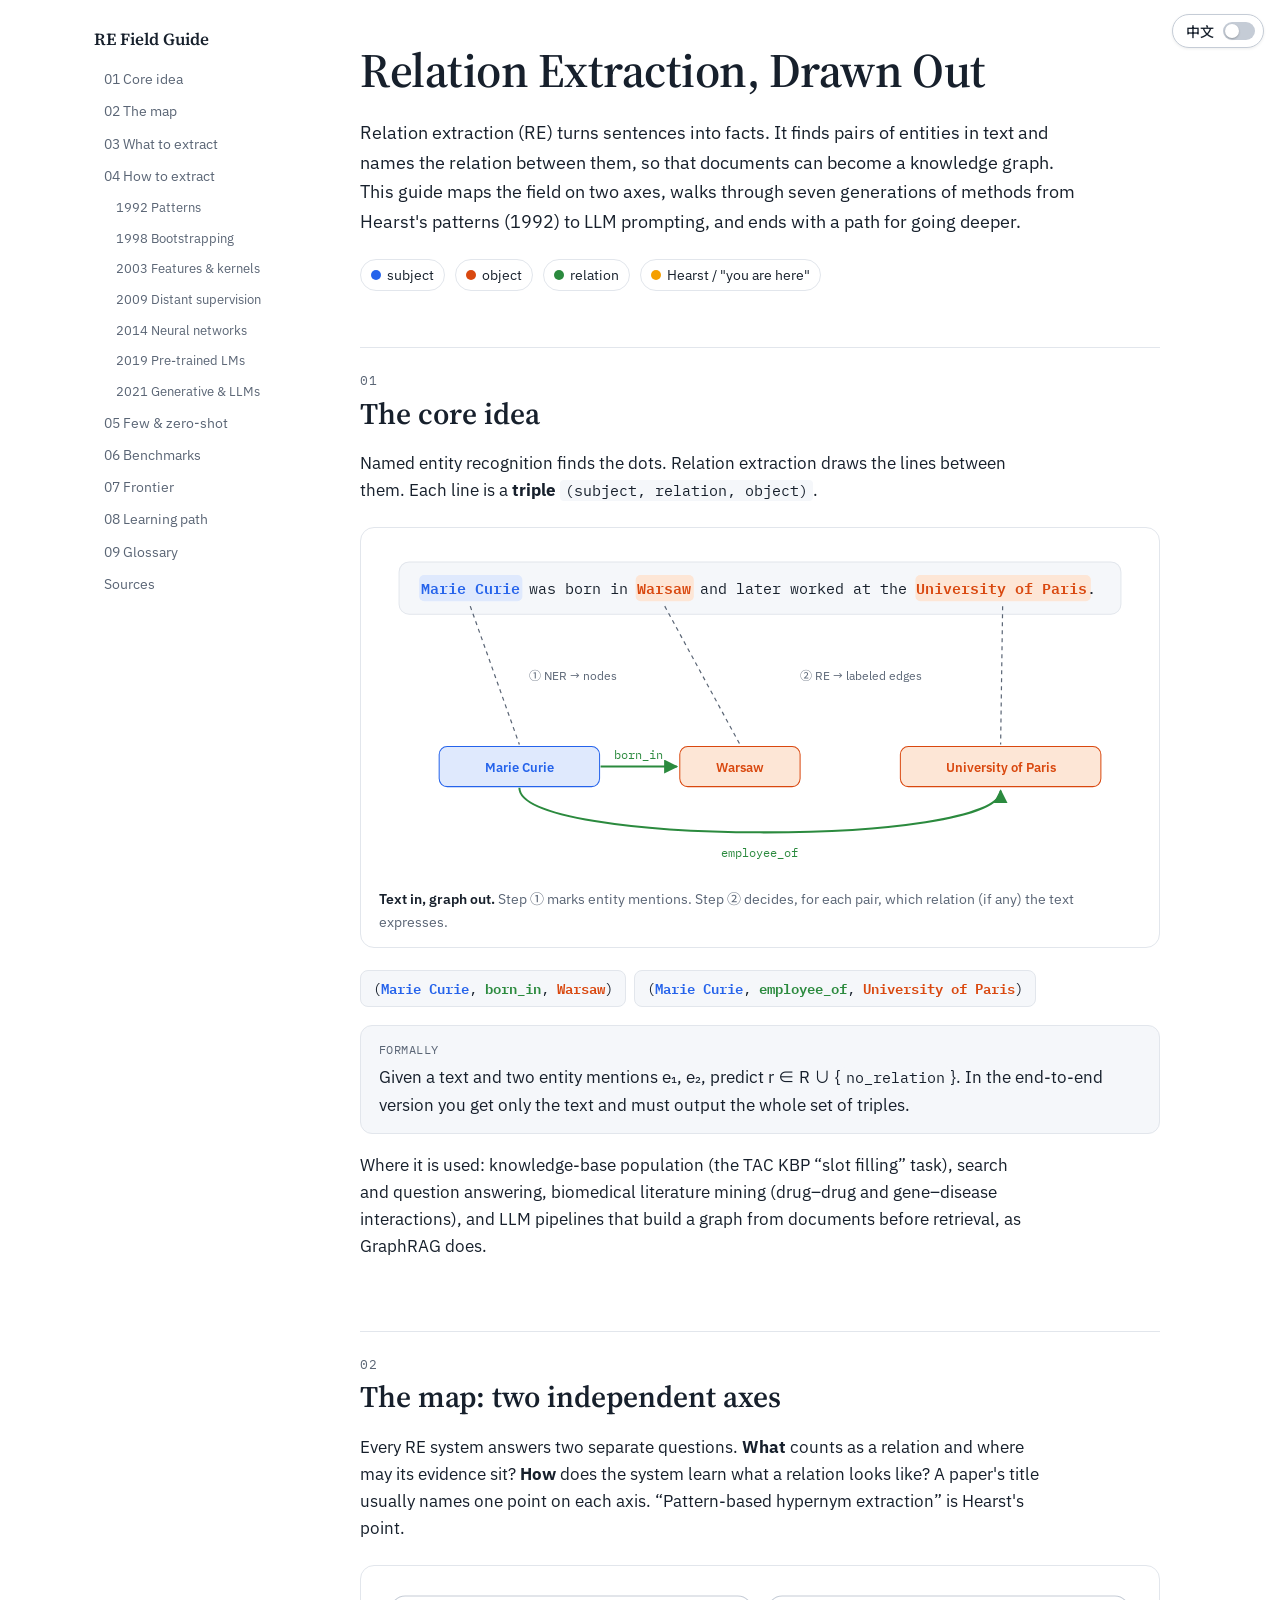
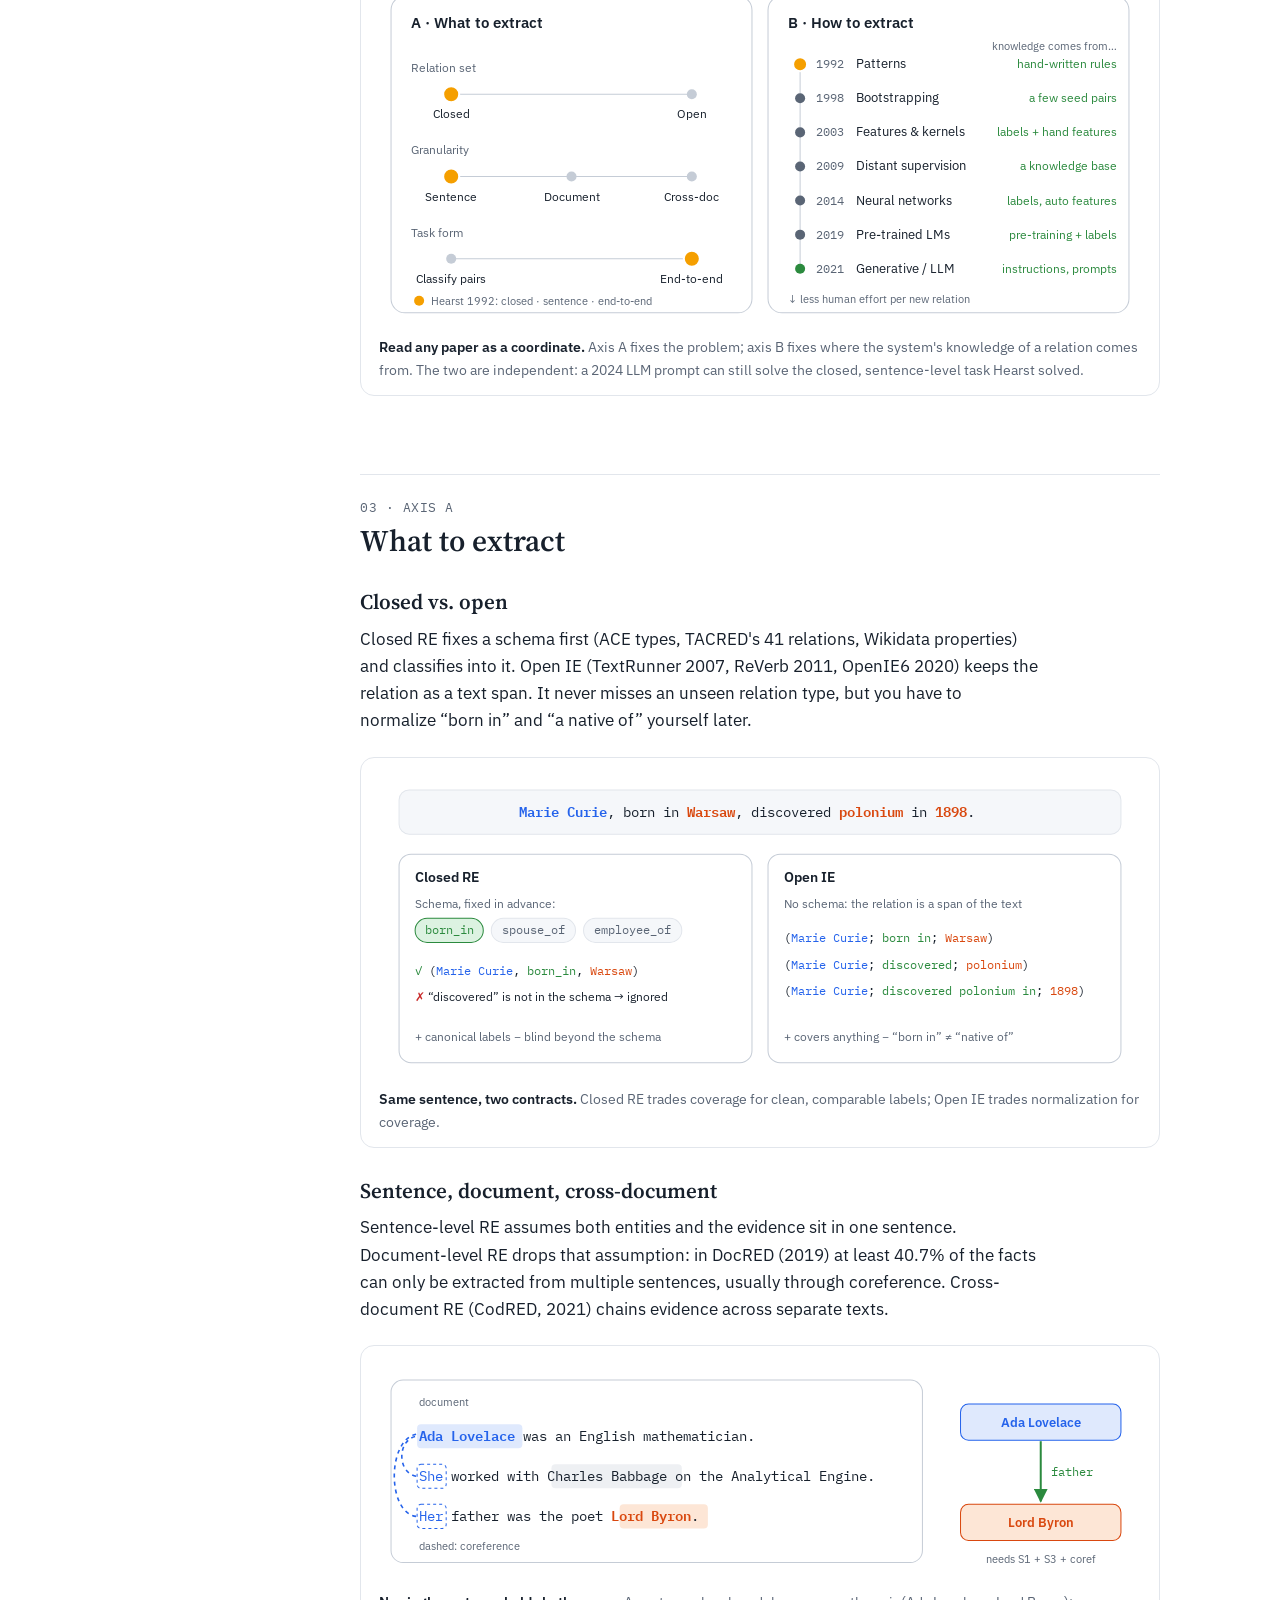
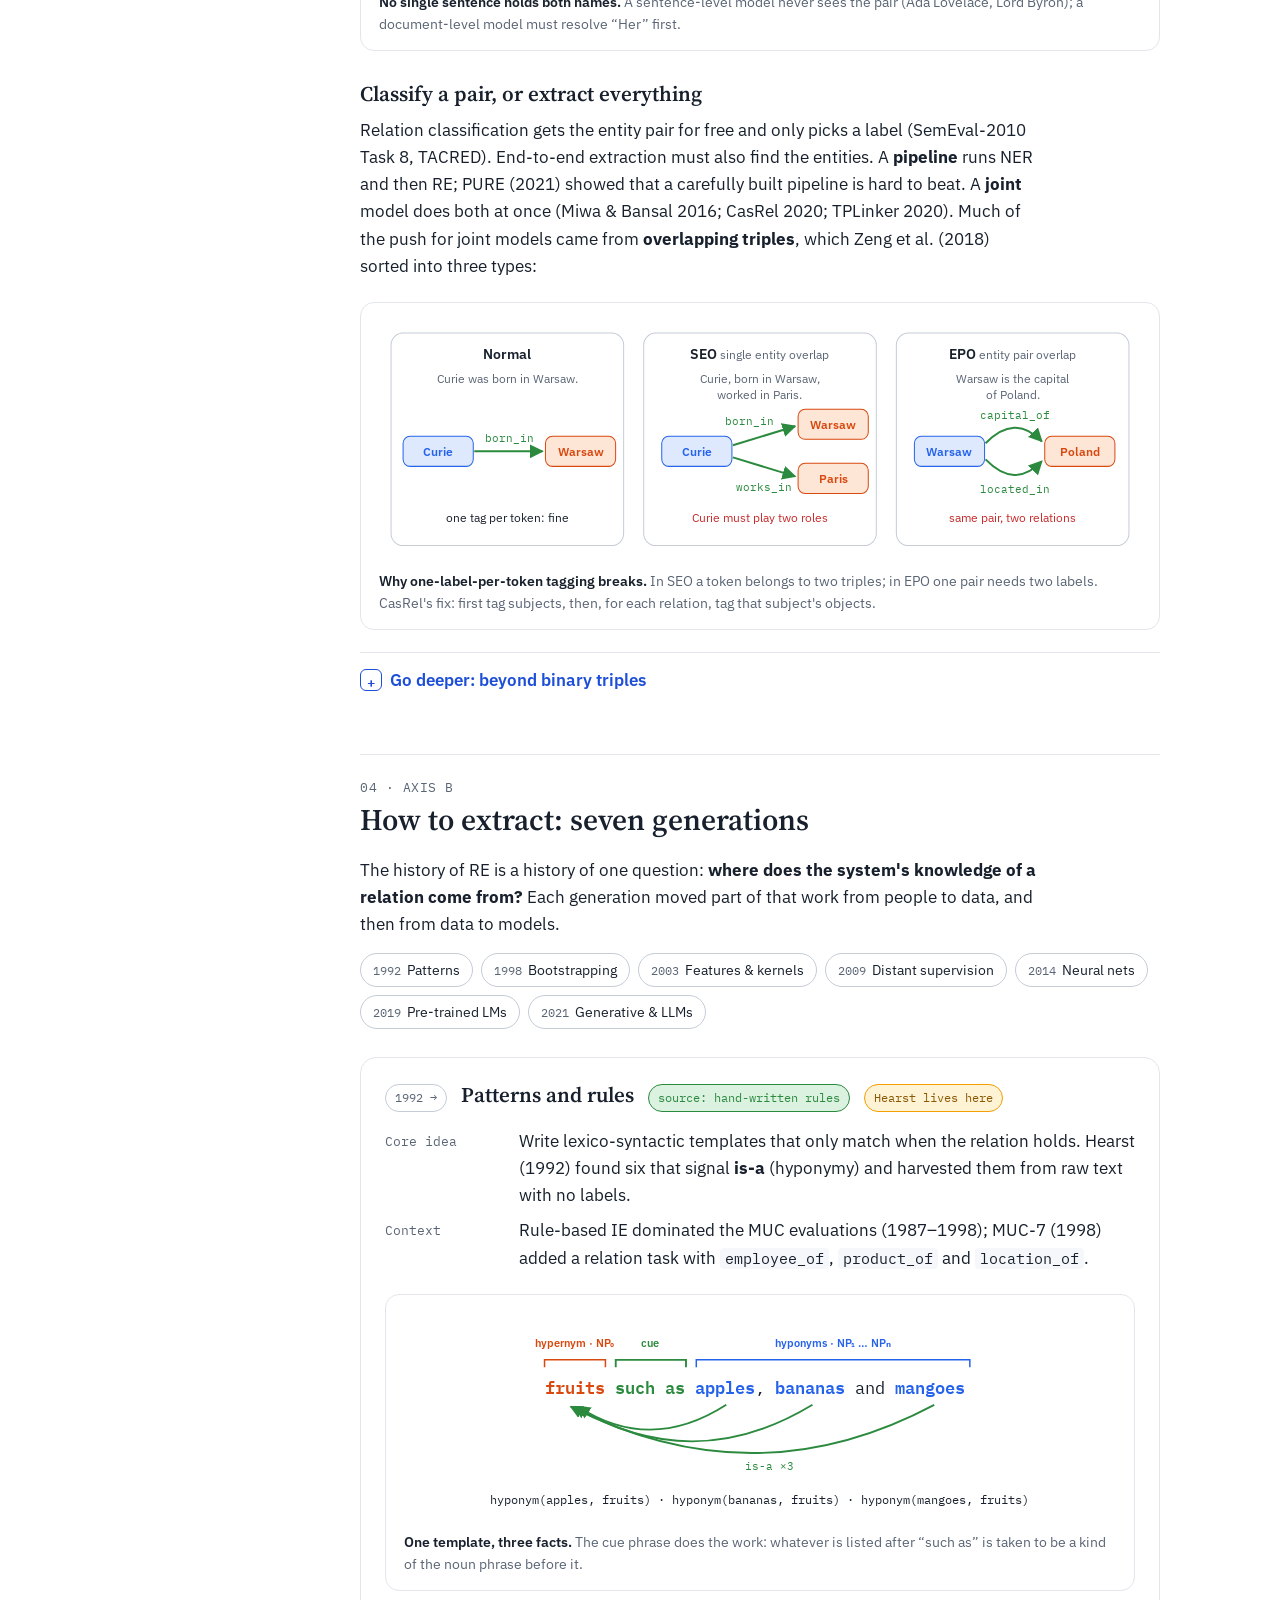
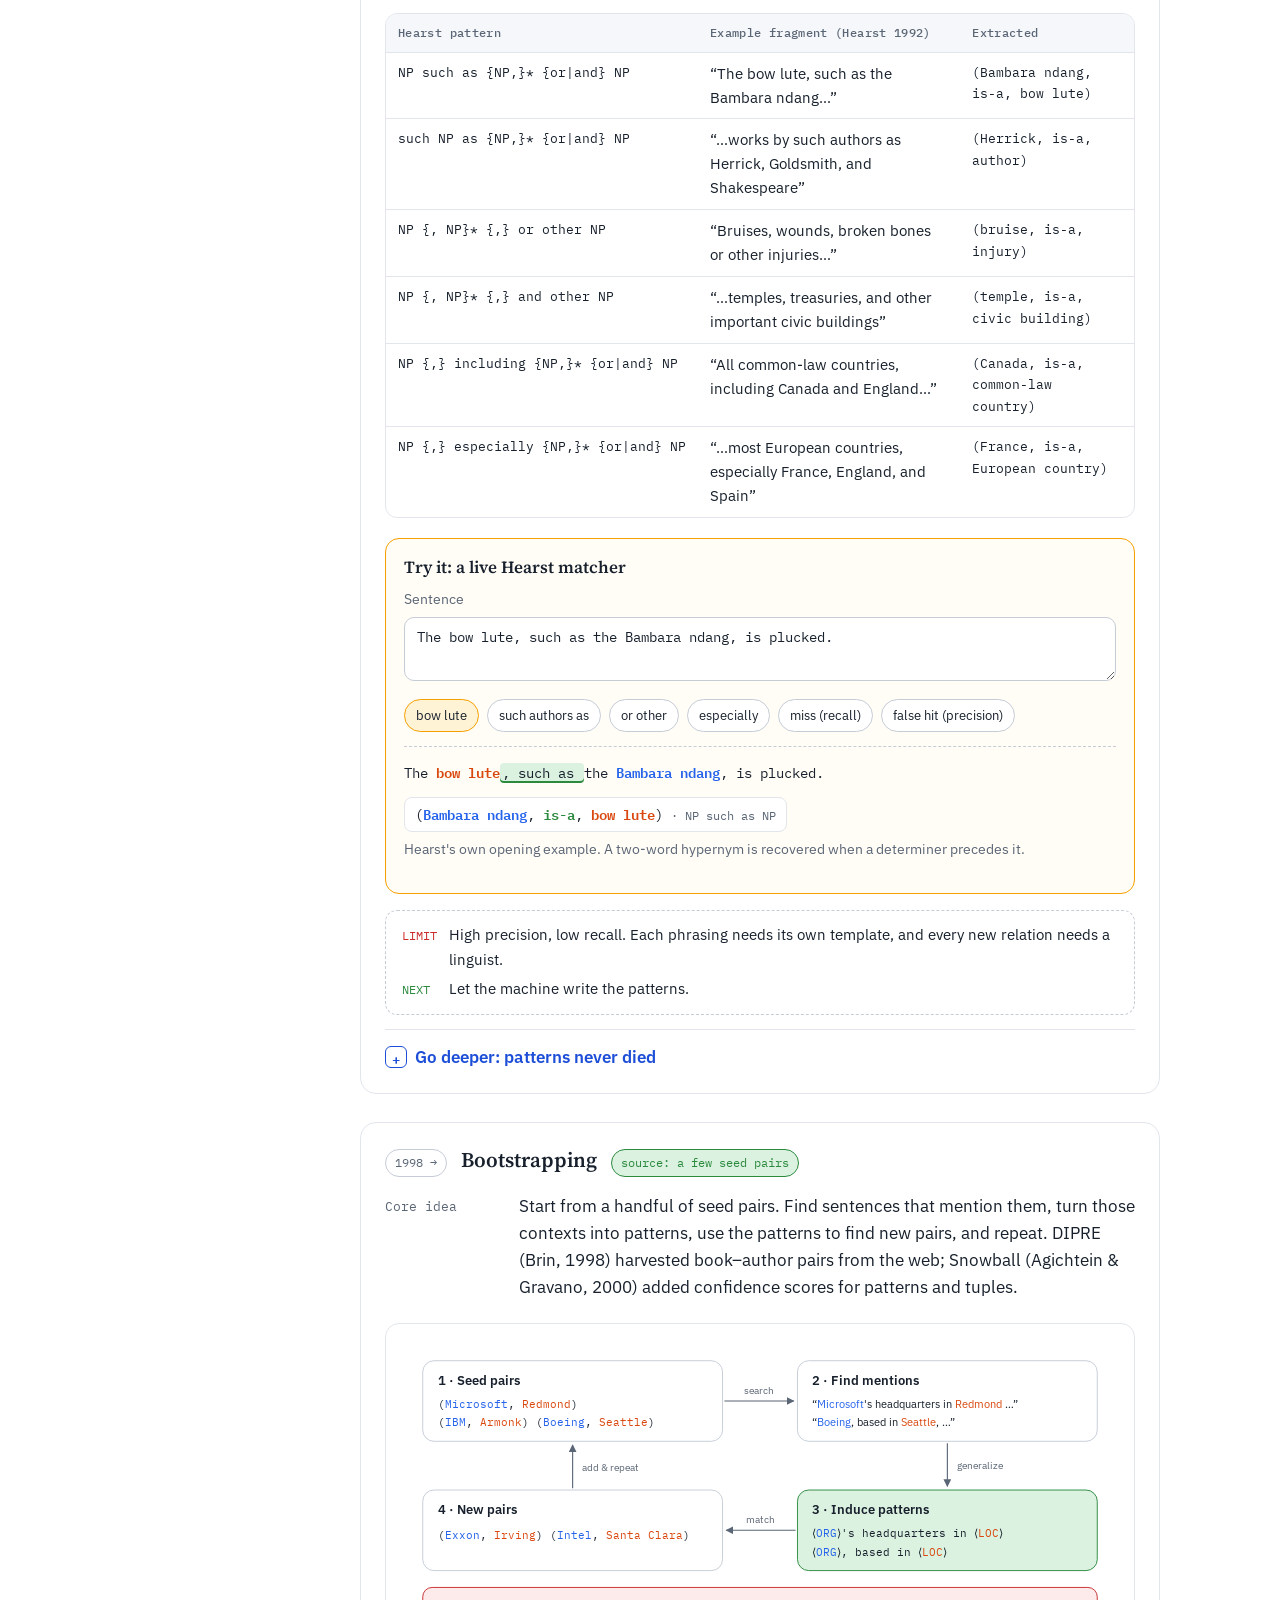
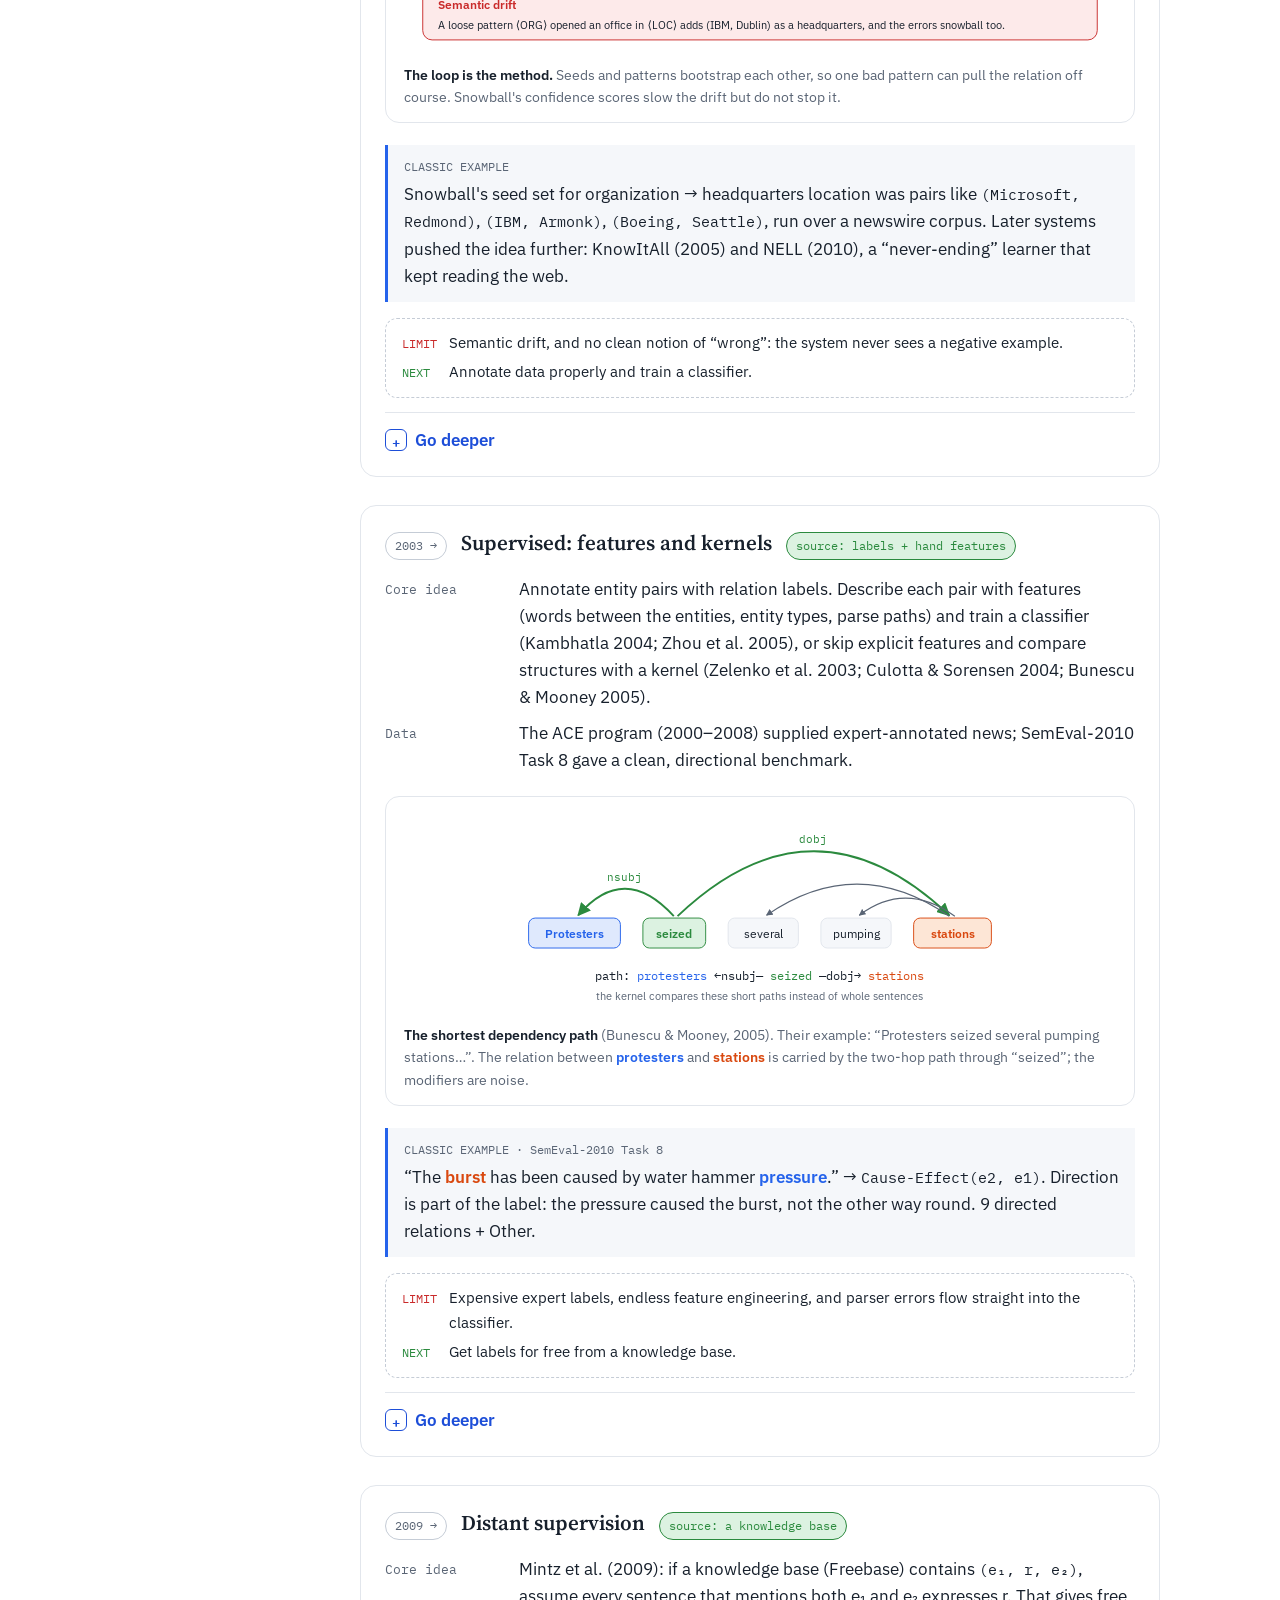
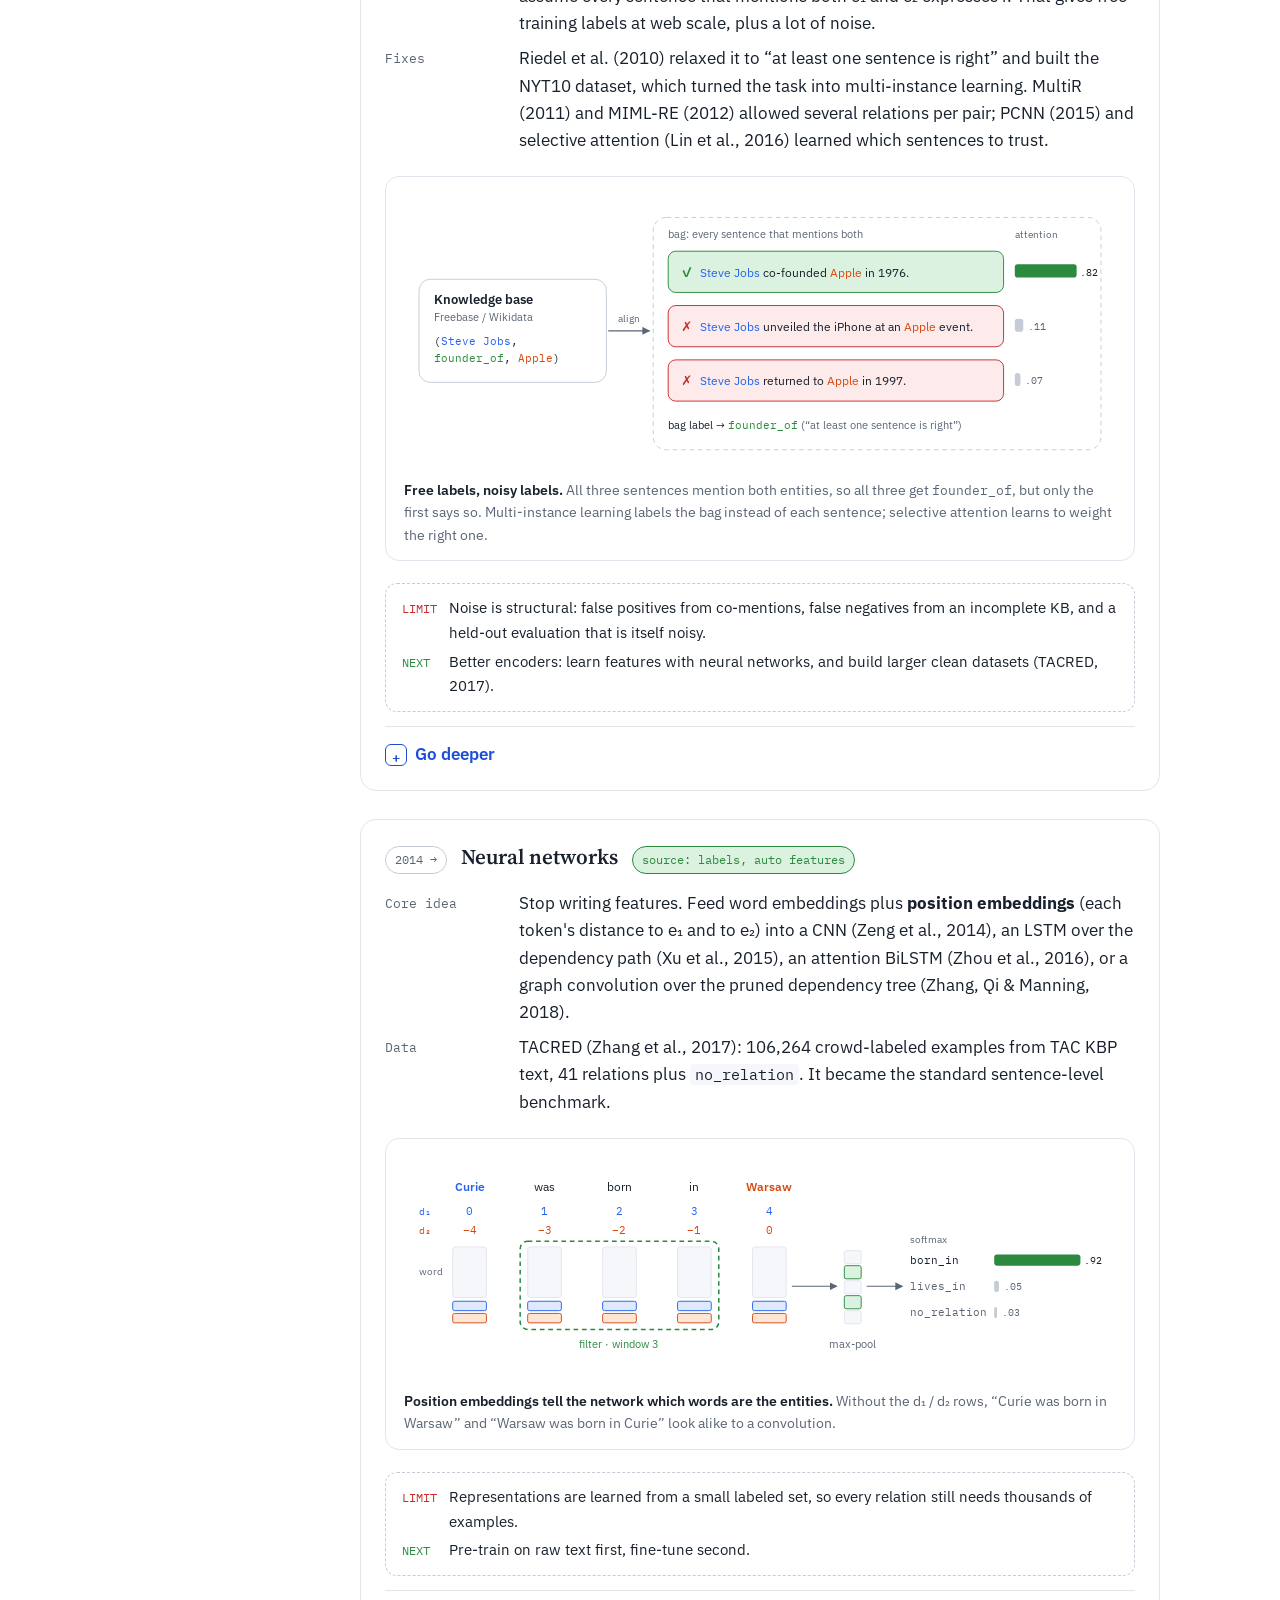
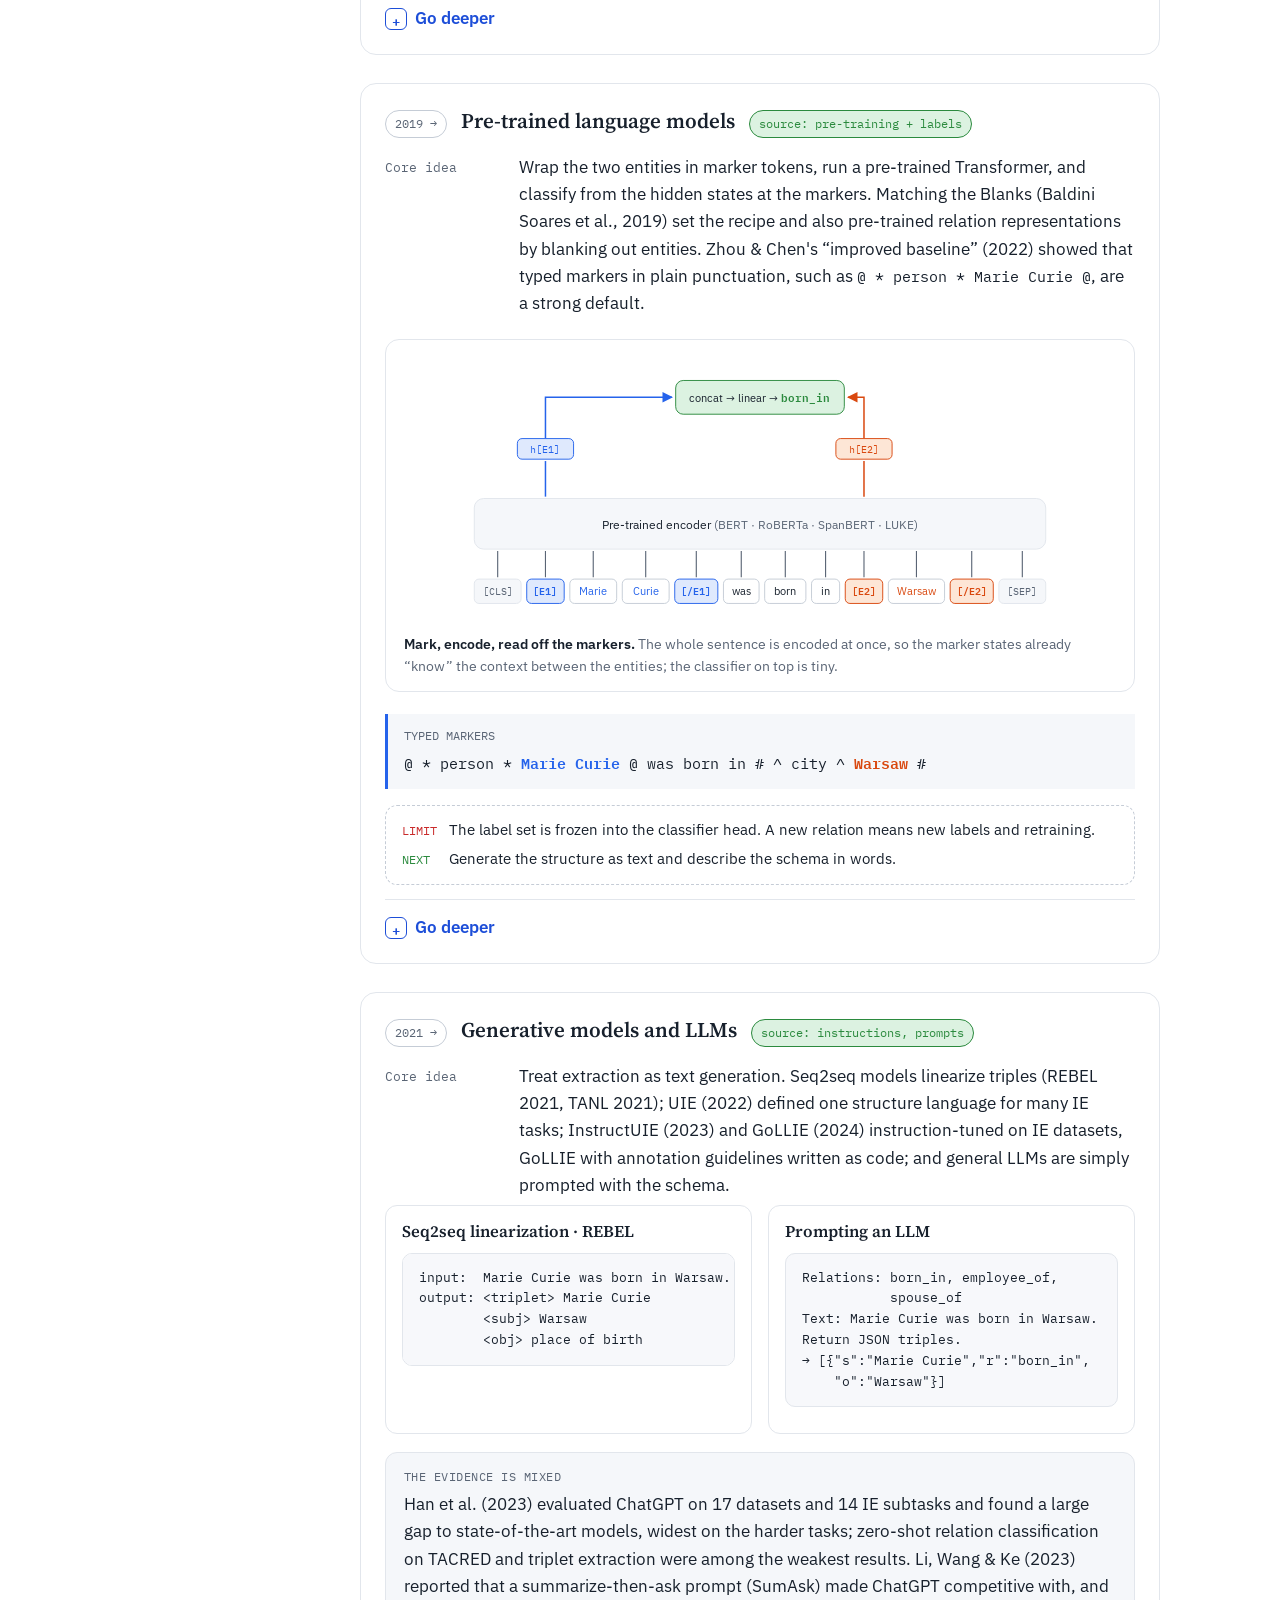
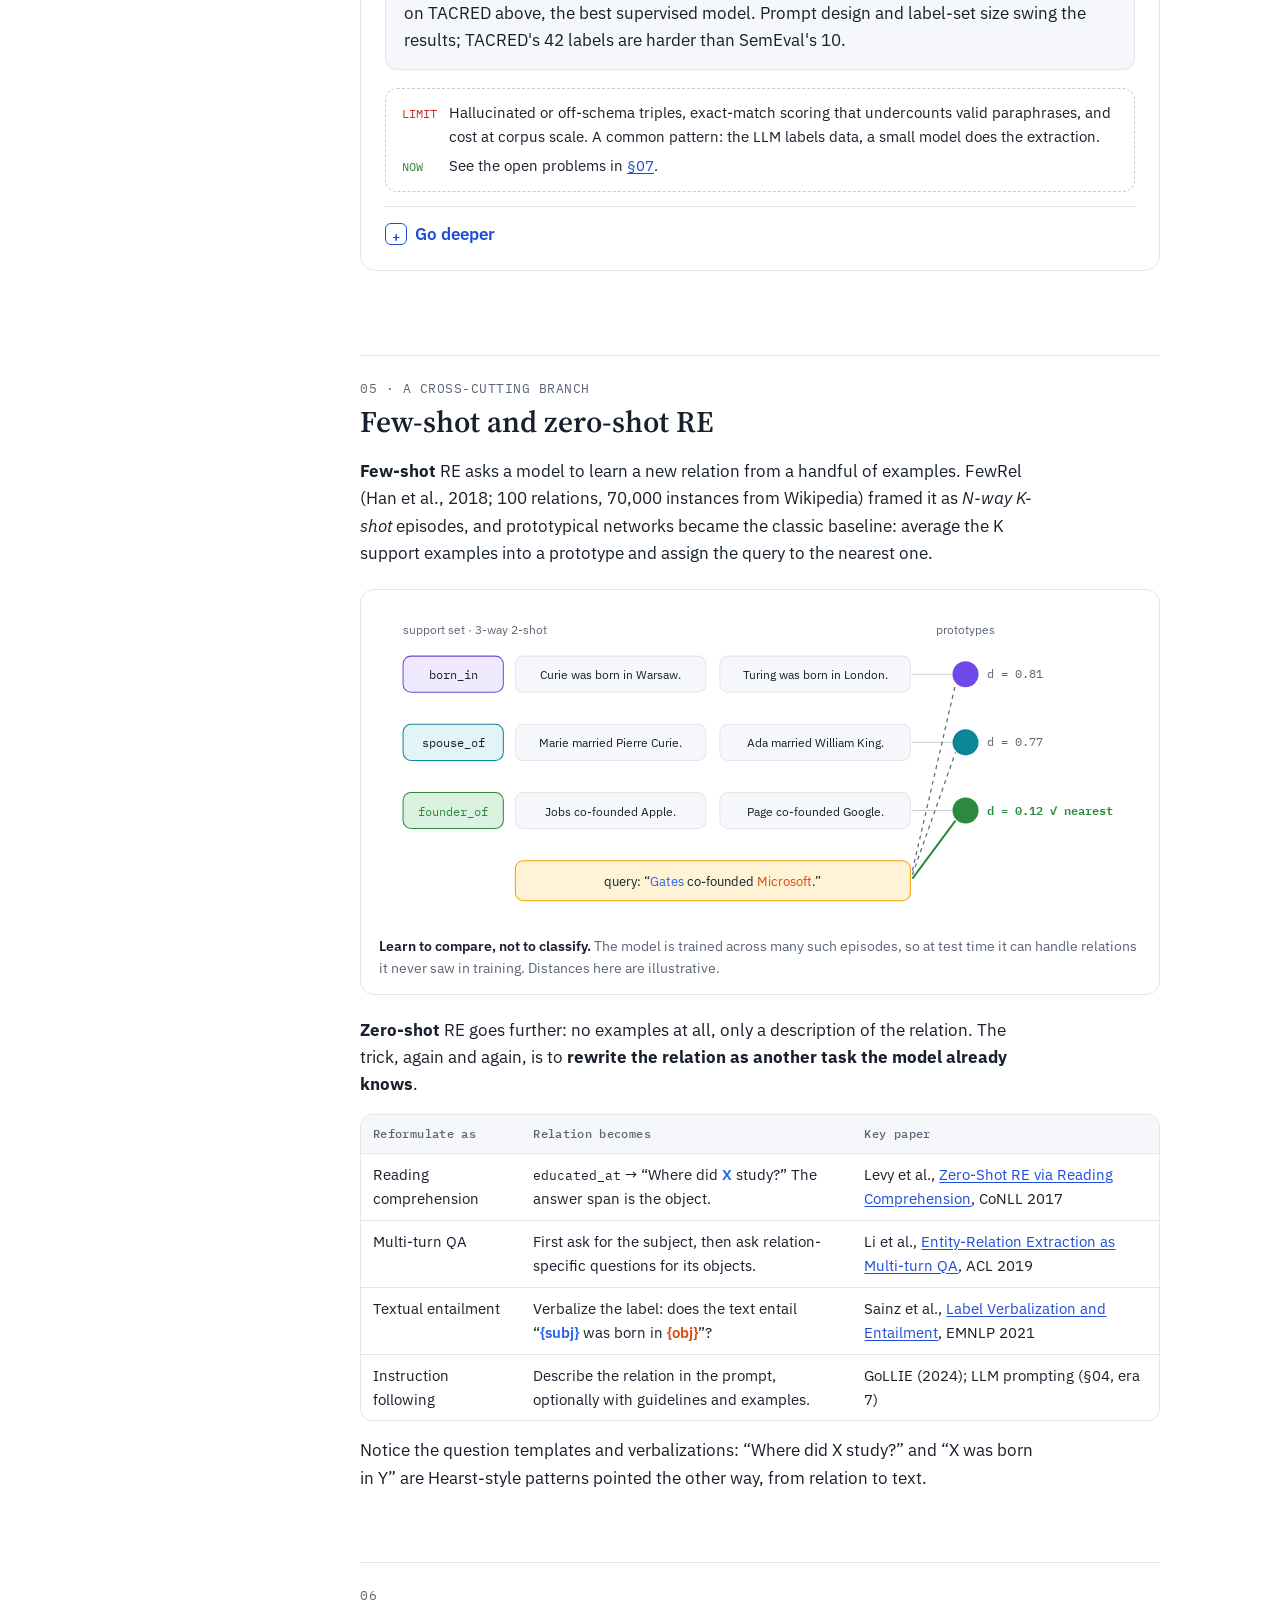
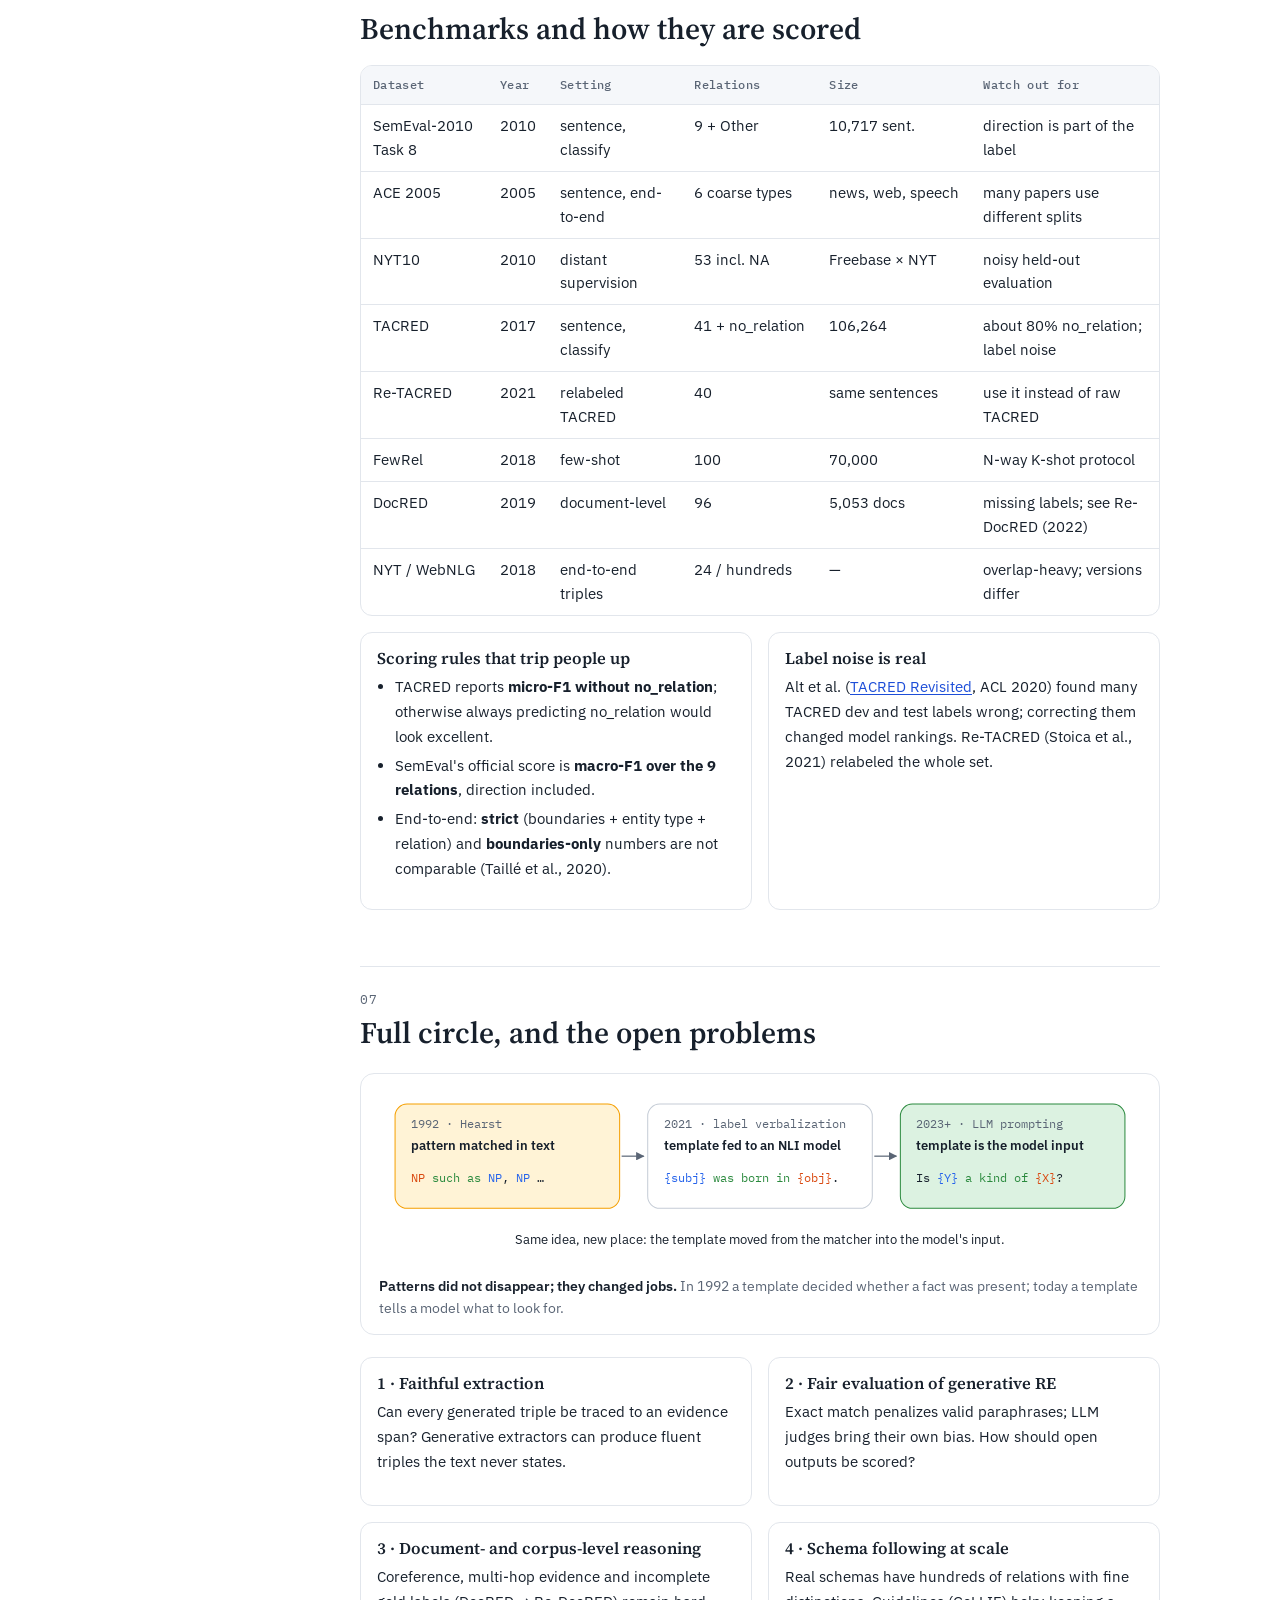
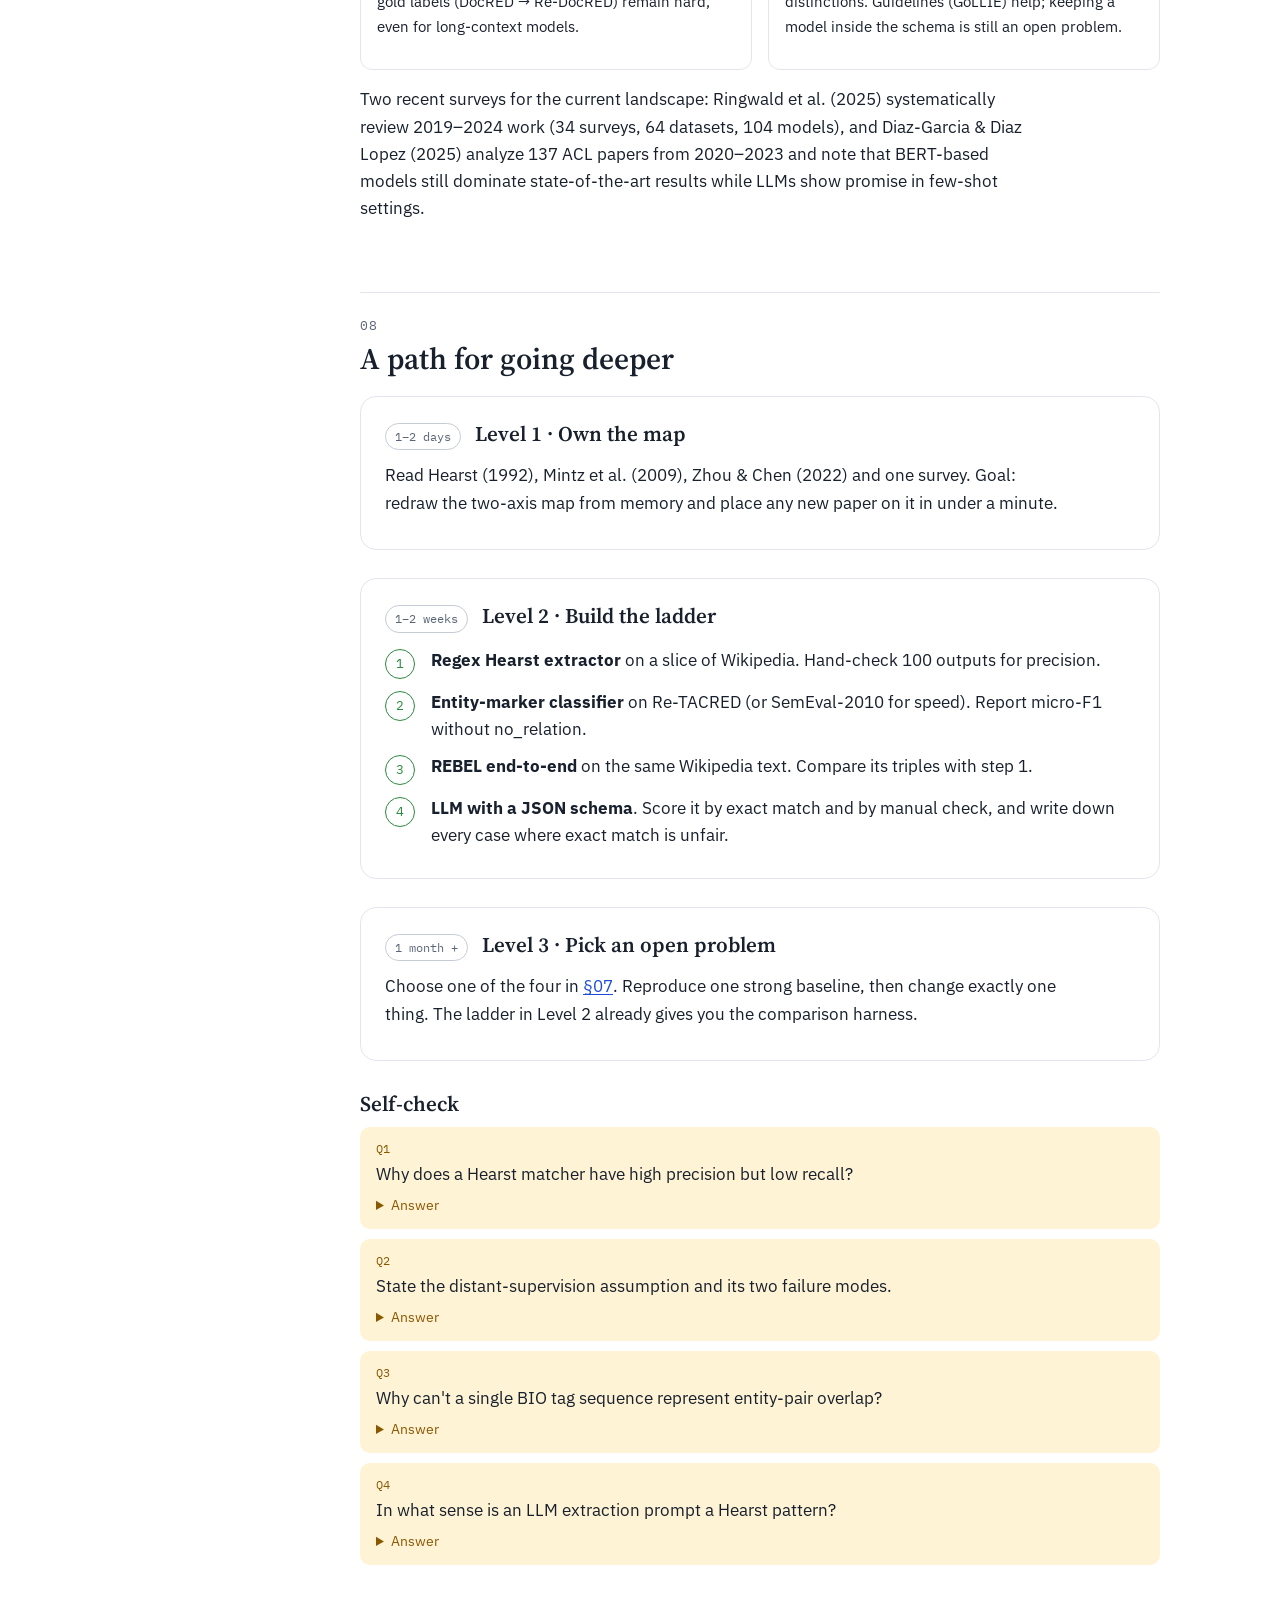
<file: mix/relation-extraction-field-guide.html>
<!DOCTYPE html>
<html lang="en" class="zh-off">
<head>
<meta charset="utf-8">
<meta name="viewport" content="width=device-width, initial-scale=1">
<title>Relation Extraction Field Guide</title>
<link rel="preconnect" href="https://fonts.googleapis.com">
<link rel="preconnect" href="https://fonts.gstatic.com" crossorigin>
<link href="https://fonts.googleapis.com/css2?family=IBM+Plex+Mono:wght@400;500&family=IBM+Plex+Sans:wght@400;500;600&family=Noto+Sans+SC:wght@400;500&family=Source+Serif+4:opsz,wght@8..60,500;8..60,600&display=swap" rel="stylesheet">
<style>
:root {
  color-scheme: light;
  --paper: #ffffff;
  --ink: #17202c;
  --muted: #5a6575;
  --rule: #e2e6ec;
  --rule-strong: #c5ccd6;
  --tint: #f5f7fa;
  --accent: #1d4ed8;
  --subj: #2563eb;
  --subj-tint: #dfe9fd;
  --obj: #d9480f;
  --obj-tint: #fde6d6;
  --rel: #2b8a3e;
  --rel-tint: #dcf2e1;
  --warn: #c92a2a;
  --warn-tint: #fdeaea;
  --hl: #f59f00;
  --hl-tint: #fff3d6;
  --font-display: "Source Serif 4", "Noto Serif SC", Georgia, serif;
  --font-body: "IBM Plex Sans", "Noto Sans SC", "PingFang SC", "Microsoft YaHei", system-ui, sans-serif;
  --font-mono: "IBM Plex Mono", ui-monospace, "SFMono-Regular", Menlo, Consolas, monospace;
  /* layout: sticky table of contents on the left, one 780px reading column; one color code (subject blue, object orange, relation green) across every figure */
}
* { box-sizing: border-box; }
html { scroll-behavior: smooth; }
@media (prefers-reduced-motion: reduce) { html { scroll-behavior: auto; } }
body { margin: 0; background: var(--paper); color: var(--ink); font-family: var(--font-body); font-size: 16.5px; line-height: 1.65; }
a { color: var(--accent); text-underline-offset: 2px; }
a:focus-visible, button:focus-visible, summary:focus-visible, textarea:focus-visible { outline: 2px solid var(--accent); outline-offset: 2px; border-radius: 4px; }
.wrap { max-width: 1140px; margin: 0 auto; padding: 0 24px; display: grid; grid-template-columns: 210px minmax(0, 1fr); gap: 56px; }
nav.toc { position: sticky; top: 0; align-self: start; max-height: 100vh; overflow-y: auto; padding: 28px 0; font-size: 13.5px; }
nav.toc .brand { font-family: var(--font-display); font-weight: 600; font-size: 17px; margin-bottom: 14px; line-height: 1.3; }
nav.toc ol { list-style: none; margin: 0; padding: 0; display: grid; gap: 2px; }
nav.toc a { display: block; padding: 4px 10px; border-radius: 6px; color: var(--muted); text-decoration: none; }
nav.toc a:hover { background: var(--tint); color: var(--ink); }
nav.toc .sub a { padding-left: 22px; font-size: 12.5px; }
nav.toc .zh-mini { font-size: 11.5px; color: var(--muted); opacity: .85; margin-left: 4px; }
main { max-width: 800px; padding: 40px 0 80px; min-width: 0; }
.zh { display: block; color: var(--muted); font-size: .92em; margin-top: 4px; line-height: 1.7; }
p { margin: 0 0 14px; }
h1, h2, h3, h4 { font-family: var(--font-display); text-wrap: balance; line-height: 1.25; margin: 0; }
h1 { font-size: clamp(34px, 5vw, 48px); font-weight: 600; letter-spacing: -.01em; }
h1 .zh { font-family: var(--font-body); font-size: 19px; margin-top: 10px; }
.lede { font-size: 18px; margin-top: 18px; max-width: 66ch; }
section { padding-top: 56px; }
.sec-head { display: grid; gap: 4px; margin-bottom: 18px; border-top: 1px solid var(--rule); padding-top: 22px; }
.sec-num { font-family: var(--font-mono); font-size: 12.5px; color: var(--muted); letter-spacing: .04em; }
h2 { font-size: 30px; font-weight: 600; }
h2 .zh { font-family: var(--font-body); font-size: 16px; font-weight: 400; margin-top: 6px; }
h3 { font-size: 21px; font-weight: 600; margin: 30px 0 10px; }
h3 .zh { font-family: var(--font-body); font-size: 14.5px; font-weight: 400; display: inline; margin-left: 8px; }
.prose { max-width: 68ch; }
code, .mono { font-family: var(--font-mono); font-size: .9em; }
code { background: var(--tint); padding: 1px 5px; border-radius: 4px; }
.s { color: var(--subj); font-weight: 600; }
.o { color: var(--obj); font-weight: 600; }
.r { color: var(--rel); font-weight: 600; }
.legend { display: flex; flex-wrap: wrap; gap: 10px; margin: 22px 0 0; font-size: 13.5px; }
.chip { display: inline-flex; align-items: center; gap: 6px; padding: 4px 10px; border-radius: 999px; border: 1px solid var(--rule); background: var(--paper); }
.chip i { width: 10px; height: 10px; border-radius: 50%; display: inline-block; }
.triples { display: flex; flex-wrap: wrap; gap: 8px; margin: 12px 0 0; }
.triple { font-family: var(--font-mono); font-size: 13.5px; padding: 6px 12px; border-radius: 8px; background: var(--tint); border: 1px solid var(--rule); }
figure { margin: 22px 0; border: 1px solid var(--rule); border-radius: 14px; padding: 18px 18px 14px; background: var(--paper); }
figure .scroll { overflow-x: auto; }
figure svg { display: block; width: 100%; height: auto; min-width: 560px; }
figcaption { font-size: 14px; color: var(--muted); margin-top: 12px; line-height: 1.6; }
figcaption b { color: var(--ink); font-weight: 600; }
svg text { font-family: var(--font-body); fill: var(--ink); font-size: 13px; }
svg .fm { font-family: var(--font-mono); }
svg .fmu { fill: var(--muted); }
svg .fs { fill: var(--subj); }
svg .fo { fill: var(--obj); }
svg .fr { fill: var(--rel); }
svg .fw { fill: var(--warn); }
svg .fh { fill: #b06f00; }
svg .f12 { font-size: 12px; }
svg .f11 { font-size: 11px; }
svg .f14 { font-size: 14px; }
svg .f15 { font-size: 15px; }
svg .f18 { font-size: 18px; }
svg .fb { font-weight: 600; }
svg .bx { fill: var(--paper); stroke: var(--rule-strong); stroke-width: 1; }
svg .bt { fill: var(--tint); stroke: var(--rule); stroke-width: 1; }
svg .ts { fill: var(--subj-tint); stroke: var(--subj); stroke-width: 1; }
svg .to { fill: var(--obj-tint); stroke: var(--obj); stroke-width: 1; }
svg .tr { fill: var(--rel-tint); stroke: var(--rel); stroke-width: 1; }
svg .tw { fill: var(--warn-tint); stroke: var(--warn); stroke-width: 1; }
svg .th { fill: var(--hl-tint); stroke: var(--hl); stroke-width: 1; }
svg .ts0 { fill: var(--subj-tint); }
svg .to0 { fill: var(--obj-tint); }
svg .ln { stroke: var(--muted); stroke-width: 1.2; fill: none; }
svg .ln-s { stroke: var(--subj); stroke-width: 1.6; fill: none; }
svg .ln-o { stroke: var(--obj); stroke-width: 1.6; fill: none; }
svg .ln-r { stroke: var(--rel); stroke-width: 2; fill: none; }
svg .ln-w { stroke: var(--warn); stroke-width: 1.4; fill: none; }
svg .dash { stroke-dasharray: 4 4; }
svg .faint { stroke: var(--rule-strong); stroke-width: 1; fill: none; }
.callout { border: 1px solid var(--rule); background: var(--tint); border-radius: 12px; padding: 14px 18px; margin: 18px 0; }
.callout .label { font-family: var(--font-mono); font-size: 12px; color: var(--muted); letter-spacing: .04em; display: block; margin-bottom: 4px; }
.era { border: 1px solid var(--rule); border-radius: 16px; padding: 24px 24px 18px; margin: 28px 0; background: var(--paper); }
.era-top { display: flex; flex-wrap: wrap; align-items: baseline; gap: 10px 14px; }
.era-top h3 { margin: 0; }
.pill { font-family: var(--font-mono); font-size: 12px; padding: 3px 9px; border-radius: 999px; border: 1px solid var(--rule-strong); color: var(--muted); white-space: nowrap; }
.pill.src { border-color: var(--rel); color: var(--rel); background: var(--rel-tint); }
.pill.here { border-color: var(--hl); color: #8a5800; background: var(--hl-tint); }
.kv { display: grid; grid-template-columns: 118px minmax(0, 1fr); gap: 8px 16px; margin: 16px 0 6px; }
.kv dt { font-family: var(--font-mono); font-size: 12.5px; color: var(--muted); padding-top: 3px; }
.kv dd { margin: 0; }
.example { border-left: 3px solid var(--subj); background: var(--tint); padding: 12px 16px; margin: 16px 0; }
.example .label { font-family: var(--font-mono); font-size: 12px; color: var(--muted); display: block; margin-bottom: 4px; }
.wall { display: grid; grid-template-columns: auto minmax(0, 1fr); gap: 4px 12px; border: 1px dashed var(--rule-strong); border-radius: 12px; padding: 12px 16px; margin: 16px 0 6px; font-size: 15px; }
.wall .tag { font-family: var(--font-mono); font-size: 12px; color: var(--warn); padding-top: 3px; }
.wall .tag.next { color: var(--rel); }
details.deep { margin-top: 14px; border-top: 1px solid var(--rule); padding-top: 10px; }
details.deep > summary { cursor: pointer; font-weight: 600; color: var(--accent); list-style: none; display: flex; align-items: center; gap: 8px; padding: 4px 0; }
details.deep > summary::-webkit-details-marker { display: none; }
details.deep > summary::before { content: "+"; font-family: var(--font-mono); width: 20px; height: 20px; border-radius: 6px; border: 1px solid var(--accent); display: inline-grid; place-items: center; font-size: 14px; }
details.deep[open] > summary::before { content: "−"; }
details.deep .inner { padding: 8px 0 4px; }
.papers { margin: 6px 0 12px; padding-left: 20px; font-size: 15px; }
.papers li { margin: 4px 0; }
.papers .yr { font-family: var(--font-mono); font-size: 12.5px; color: var(--muted); }
.think { background: var(--hl-tint); border-radius: 10px; padding: 12px 16px; margin: 10px 0; }
.think .label { font-family: var(--font-mono); font-size: 12px; color: #8a5800; display: block; margin-bottom: 2px; }
.think details summary { cursor: pointer; color: #8a5800; font-size: 14px; margin-top: 6px; }
table { border-collapse: collapse; width: 100%; font-size: 14.5px; }
.tablewrap { overflow-x: auto; margin: 16px 0; border: 1px solid var(--rule); border-radius: 12px; }
th, td { text-align: left; padding: 9px 12px; border-bottom: 1px solid var(--rule); vertical-align: top; }
th { font-family: var(--font-mono); font-size: 12px; font-weight: 500; color: var(--muted); background: var(--tint); letter-spacing: .03em; }
tr:last-child td { border-bottom: 0; }
td.num { font-variant-numeric: tabular-nums; white-space: nowrap; }
.patterns td:first-child { font-family: var(--font-mono); font-size: 13px; white-space: nowrap; }
pre { font-family: var(--font-mono); font-size: 13px; line-height: 1.6; background: #f7f8fb; border: 1px solid var(--rule); border-radius: 10px; padding: 14px 16px; overflow-x: auto; margin: 10px 0; white-space: pre; }
.two { display: grid; grid-template-columns: repeat(2, minmax(0, 1fr)); gap: 16px; }
.card { border: 1px solid var(--rule); border-radius: 12px; padding: 16px; }
.card h4 { font-size: 16.5px; font-weight: 600; margin-bottom: 6px; }
.pills { display: flex; flex-wrap: wrap; gap: 8px; margin: 14px 0; }
.pills a { font-size: 13.5px; text-decoration: none; padding: 5px 12px; border-radius: 999px; border: 1px solid var(--rule-strong); color: var(--ink); }
.pills a:hover { border-color: var(--accent); color: var(--accent); }
.pills a .y { font-family: var(--font-mono); font-size: 12px; color: var(--muted); margin-right: 6px; }
.demo { border: 1px solid var(--hl); background: #fffdf6; border-radius: 14px; padding: 18px; margin: 20px 0 8px; }
.demo h4 { font-size: 17px; font-weight: 600; margin-bottom: 4px; }
.demo label { font-size: 13.5px; color: var(--muted); display: block; margin: 10px 0 6px; }
.demo textarea { width: 100%; min-height: 64px; font-family: var(--font-mono); font-size: 14px; padding: 10px 12px; border-radius: 10px; border: 1px solid var(--rule-strong); resize: vertical; background: var(--paper); color: var(--ink); }
.presets { display: flex; flex-wrap: wrap; gap: 8px; margin-top: 10px; }
.presets button { font: inherit; font-size: 13px; padding: 5px 11px; border-radius: 999px; border: 1px solid var(--rule-strong); background: var(--paper); color: var(--ink); cursor: pointer; }
.presets button:hover { border-color: var(--hl); background: var(--hl-tint); }
.presets button[aria-pressed="true"] { border-color: var(--hl); background: var(--hl-tint); }
.demo-out { margin-top: 14px; border-top: 1px dashed var(--rule-strong); padding-top: 12px; }
.demo-out .sent { font-family: var(--font-mono); font-size: 14px; line-height: 1.9; }
.demo-out mark { background: var(--rel-tint); color: var(--ink); border-radius: 4px; padding: 1px 2px; box-shadow: inset 0 -2px 0 var(--rel); }
.demo-out .found { display: flex; flex-wrap: wrap; gap: 8px; margin: 10px 0 6px; }
.demo-out .found span.t { font-family: var(--font-mono); font-size: 13.5px; padding: 5px 10px; background: var(--paper); border: 1px solid var(--rule); border-radius: 8px; }
.demo-out .note { font-size: 14px; color: var(--muted); }
.demo-out .note.warn { color: var(--warn); }
.ladder { counter-reset: step; list-style: none; padding: 0; margin: 10px 0; display: grid; gap: 10px; }
.ladder li { counter-increment: step; display: grid; grid-template-columns: 34px minmax(0, 1fr); gap: 12px; align-items: start; }
.ladder li::before { content: counter(step); font-family: var(--font-mono); font-size: 13px; width: 28px; height: 28px; border-radius: 50%; border: 1px solid var(--rel); color: var(--rel); display: grid; place-items: center; margin-top: 2px; }
.sources { font-size: 14px; }
.sources li { margin: 4px 0; }
html.zh-off .zh, html.zh-off .zh-t, html.zh-off .zh-mini, html.zh-off #gloss th:nth-child(2), html.zh-off #gloss td:nth-child(2) { display: none !important; }
.zh-toggle { position: fixed; top: 14px; right: 16px; z-index: 50; display: inline-flex; align-items: center; gap: 9px; padding: 6px 8px 6px 13px; border: 1px solid var(--rule-strong); border-radius: 999px; background: var(--paper); color: var(--ink); font: 500 14px var(--font-body); cursor: pointer; box-shadow: 0 1px 3px rgba(23, 32, 44, .08); }
.zh-toggle:hover { border-color: var(--accent); }
.zh-toggle .track { position: relative; width: 32px; height: 18px; border-radius: 9px; background: var(--rule-strong); transition: background .18s; }
.zh-toggle .knob { position: absolute; top: 2px; left: 2px; width: 14px; height: 14px; border-radius: 50%; background: #fff; box-shadow: 0 1px 2px rgba(0, 0, 0, .25); transition: transform .18s; }
.zh-toggle[aria-checked="true"] .track { background: var(--accent); }
.zh-toggle[aria-checked="true"] .knob { transform: translateX(14px); }
@media (prefers-reduced-motion: reduce) { .zh-toggle .track, .zh-toggle .knob { transition: none; } }
footer { color: var(--muted); font-size: 13px; margin-top: 60px; border-top: 1px solid var(--rule); padding-top: 16px; }
@media (max-width: 980px) {
  .wrap { grid-template-columns: minmax(0, 1fr); gap: 0; }
  nav.toc { position: static; max-height: none; padding: 16px 96px 0 0; overflow-x: auto; }
  nav.toc ol { display: flex; gap: 6px; flex-wrap: nowrap; }
  nav.toc .sub, nav.toc .zh-mini { display: none; }
  nav.toc a { white-space: nowrap; border: 1px solid var(--rule); }
  main { padding-top: 24px; }
}
@media (max-width: 620px) {
  body { font-size: 16px; }
  .two { grid-template-columns: minmax(0, 1fr); }
  .kv { grid-template-columns: minmax(0, 1fr); gap: 2px; }
  .kv dd { margin-bottom: 8px; }
  .era { padding: 18px 16px 14px; }
  h2 { font-size: 26px; }
}
</style>
</head>
<body>
<button type="button" id="zh-toggle" class="zh-toggle" role="switch" aria-checked="false" aria-label="中文 Chinese text"><span>中文</span><span class="track" aria-hidden="true"><span class="knob"></span></span></button>
<div class="wrap">
<nav class="toc" aria-label="Contents">
  <div class="brand">RE Field Guide<span class="zh" style="font-family:var(--font-body);font-size:12.5px;font-weight:400"><span class="zh-t">关系抽取 · 图解</span></span></div>
  <ol>
    <li><a href="#idea">01 Core idea<span class="zh-mini"><span class="zh-t">核心</span></span></a></li>
    <li><a href="#map">02 The map<span class="zh-mini"><span class="zh-t">地图</span></span></a></li>
    <li><a href="#what">03 What to extract<span class="zh-mini"><span class="zh-t">抽什么</span></span></a></li>
    <li><a href="#how">04 How to extract<span class="zh-mini"><span class="zh-t">怎么抽</span></span></a></li>
    <li class="sub"><a href="#era1">1992 Patterns</a></li>
    <li class="sub"><a href="#era2">1998 Bootstrapping</a></li>
    <li class="sub"><a href="#era3">2003 Features &amp; kernels</a></li>
    <li class="sub"><a href="#era4">2009 Distant supervision</a></li>
    <li class="sub"><a href="#era5">2014 Neural networks</a></li>
    <li class="sub"><a href="#era6">2019 Pre-trained LMs</a></li>
    <li class="sub"><a href="#era7">2021 Generative &amp; LLMs</a></li>
    <li><a href="#lowres">05 Few &amp; zero-shot<span class="zh-mini"><span class="zh-t">低资源</span></span></a></li>
    <li><a href="#bench">06 Benchmarks<span class="zh-mini"><span class="zh-t">评测</span></span></a></li>
    <li><a href="#frontier">07 Frontier<span class="zh-mini"><span class="zh-t">前沿</span></span></a></li>
    <li><a href="#path">08 Learning path<span class="zh-mini"><span class="zh-t">路线</span></span></a></li>
    <li><a href="#glossary">09 Glossary<span class="zh-mini"><span class="zh-t">术语</span></span></a></li>
    <li><a href="#sources">Sources<span class="zh-mini"><span class="zh-t">参考</span></span></a></li>
  </ol>
</nav>

<main>
<header>
  <h1>Relation Extraction, Drawn Out<span class="zh"><span class="zh-t">关系抽取 · 图解知识体系（英文为主，中文辅助）</span></span></h1>
  <p class="lede">Relation extraction (RE) turns sentences into facts. It finds pairs of entities in text and names the relation between them, so that documents can become a knowledge graph. This guide maps the field on two axes, walks through seven generations of methods from Hearst's patterns (1992) to LLM prompting, and ends with a path for going deeper.
  <span class="zh"><span class="zh-t">关系抽取把句子变成事实：找出文本中的实体对，并判断它们之间是什么关系，让文档变成知识图谱。本页按“抽什么 / 怎么抽”两条轴梳理整个领域，从 1992 年的 Hearst 模式讲到大模型提示，最后给出深入学习路线。</span></span></p>
  <div class="legend" aria-label="Color code used in every figure">
    <span class="chip"><i style="background:var(--subj)"></i>subject<span class="zh-t"> 主体</span></span>
    <span class="chip"><i style="background:var(--obj)"></i>object<span class="zh-t"> 客体</span></span>
    <span class="chip"><i style="background:var(--rel)"></i>relation<span class="zh-t"> 关系</span></span>
    <span class="chip"><i style="background:var(--hl)"></i>Hearst / "you are here"</span>
  </div>
</header>

<section id="idea">
  <div class="sec-head"><span class="sec-num">01</span><h2>The core idea<span class="zh"><span class="zh-t">核心思想：NER 找“点”，RE 连“线”</span></span></h2></div>
  <div class="prose">
    <p>Named entity recognition finds the dots. Relation extraction draws the lines between them. Each line is a <b>triple</b> <code>(subject, relation, object)</code>.
    <span class="zh"><span class="zh-t">命名实体识别（NER）负责找出“点”，关系抽取负责在点之间连“线”。每一条线就是一个三元组（主体，关系，客体）。</span></span></p>
  </div>
  <figure>
    <div class="scroll">
    <svg viewBox="0 0 760 330" role="img" aria-label="A sentence about Marie Curie becomes a small graph: Marie Curie born_in Warsaw, and Marie Curie employee_of University of Paris.">
      <defs>
        <marker id="m0r" viewBox="0 0 10 10" refX="9" refY="5" markerWidth="7" markerHeight="7" orient="auto-start-reverse"><path d="M0 0L10 5L0 10z" fill="#2b8a3e"/></marker>
      </defs>
      <rect x="20" y="16" width="720" height="52" rx="10" class="bt"/>
      <rect x="40" y="29" width="103" height="26" rx="5" class="ts0"/>
      <rect x="256" y="29" width="58" height="26" rx="5" class="to0"/>
      <rect x="535" y="29" width="175" height="26" rx="5" class="to0"/>
      <text x="42" y="48" class="fm f15"><tspan class="fs fb">Marie Curie</tspan> was born in <tspan class="fo fb">Warsaw</tspan> and later worked at the <tspan class="fo fb">University of Paris</tspan>.</text>
      <line x1="91" y1="60" x2="140" y2="198" class="ln dash"/>
      <line x1="285" y1="60" x2="360" y2="198" class="ln dash"/>
      <line x1="622" y1="60" x2="620" y2="198" class="ln dash"/>
      <text x="150" y="134" class="f12 fmu">① NER → nodes<tspan class="zh-t"> 找实体</tspan></text>
      <text x="420" y="134" class="f12 fmu">② RE → labeled edges<tspan class="zh-t"> 定关系</tspan></text>
      <rect x="60" y="200" width="160" height="40" rx="8" class="ts"/>
      <text x="140" y="225" text-anchor="middle" class="fs fb">Marie Curie</text>
      <rect x="300" y="200" width="120" height="40" rx="8" class="to"/>
      <text x="360" y="225" text-anchor="middle" class="fo fb">Warsaw</text>
      <rect x="520" y="200" width="200" height="40" rx="8" class="to"/>
      <text x="620" y="225" text-anchor="middle" class="fo fb">University of Paris</text>
      <line x1="221" y1="220" x2="297" y2="220" class="ln-r" marker-end="url(#m0r)"/>
      <text x="259" y="212" text-anchor="middle" class="fr f12 fm">born_in</text>
      <path d="M140 241 C140 300, 620 300, 620 244" class="ln-r" marker-end="url(#m0r)"/>
      <text x="380" y="310" text-anchor="middle" class="fr f12 fm">employee_of</text>
    </svg>
    </div>
    <figcaption><b>Text in, graph out.</b> Step ① marks entity mentions. Step ② decides, for each pair, which relation (if any) the text expresses.<span class="zh-t"> 文本进，图谱出：先标实体，再为每一对实体判断关系（也可能“无关系”）。</span></figcaption>
  </figure>
  <div class="triples"><span class="triple">(<span class="s">Marie Curie</span>, <span class="r">born_in</span>, <span class="o">Warsaw</span>)</span><span class="triple">(<span class="s">Marie Curie</span>, <span class="r">employee_of</span>, <span class="o">University of Paris</span>)</span></div>
  <div class="callout">
    <span class="label">FORMALLY<span class="zh-t"> · 形式化定义</span></span>
    Given a text and two entity mentions e₁, e₂, predict r ∈ R ∪ {<code>no_relation</code>}. In the end-to-end version you get only the text and must output the whole set of triples.
    <span class="zh"><span class="zh-t">给定文本和两个实体 e₁、e₂，预测关系 r（属于预定义集合 R，或“无关系”）。端到端版本只给文本，要输出全部三元组。</span></span>
  </div>
  <p class="prose">Where it is used: knowledge-base population (the TAC KBP “slot filling” task), search and question answering, biomedical literature mining (drug–drug and gene–disease interactions), and LLM pipelines that build a graph from documents before retrieval, as GraphRAG does.
  <span class="zh"><span class="zh-t">应用：知识库补全（TAC KBP 槽填充）、搜索与问答、生物医学文献挖掘（药物相互作用、基因-疾病）、以及先从文档建图再检索的 LLM 流程（如 GraphRAG）。</span></span></p>
</section>

<section id="map">
  <div class="sec-head"><span class="sec-num">02</span><h2>The map: two independent axes<span class="zh"><span class="zh-t">知识地图：两条互相独立的轴</span></span></h2></div>
  <p class="prose">Every RE system answers two separate questions. <b>What</b> counts as a relation and where may its evidence sit? <b>How</b> does the system learn what a relation looks like? A paper's title usually names one point on each axis. “Pattern-based hypernym extraction” is Hearst's point.
  <span class="zh"><span class="zh-t">每个关系抽取系统都要回答两个独立的问题：“抽什么”（什么算关系、证据在哪）和“怎么抽”（系统从哪学到关系长什么样）。论文标题通常各占一个点，Hearst 就是“基于模式的上下位关系抽取”。</span></span></p>
  <figure>
    <div class="scroll">
    <svg viewBox="0 0 760 340" role="img" aria-label="Left panel: three task dials (relation set, granularity, task form) with Hearst marked at closed, sentence, end-to-end. Right panel: seven method eras from 1992 patterns to 2021 generative LLMs, each with its knowledge source.">
      <rect x="12" y="12" width="360" height="316" rx="14" class="bx"/>
      <text x="32" y="44" class="f15 fb">A · What to extract <tspan class="fmu" font-weight="400"><tspan class="zh-t">抽什么</tspan></tspan></text>
      <text x="32" y="88" class="f12 fmu">Relation set<tspan class="zh-t"> 关系集合</tspan></text>
      <line x1="72" y1="110" x2="312" y2="110" class="faint" stroke-width="3"/>
      <circle cx="312" cy="110" r="5" fill="#c5ccd6"/>
      <circle cx="72" cy="110" r="8" fill="#f59f00" stroke="#fff" stroke-width="2"/>
      <text x="72" y="134" text-anchor="middle" class="f12">Closed<tspan class="zh-t"> 封闭</tspan></text>
      <text x="312" y="134" text-anchor="middle" class="f12">Open<tspan class="zh-t"> 开放</tspan></text>
      <text x="32" y="170" class="f12 fmu">Granularity<tspan class="zh-t"> 粒度</tspan></text>
      <line x1="72" y1="192" x2="312" y2="192" class="faint" stroke-width="3"/>
      <circle cx="192" cy="192" r="5" fill="#c5ccd6"/>
      <circle cx="312" cy="192" r="5" fill="#c5ccd6"/>
      <circle cx="72" cy="192" r="8" fill="#f59f00" stroke="#fff" stroke-width="2"/>
      <text x="72" y="216" text-anchor="middle" class="f12">Sentence<tspan class="zh-t"> 句子</tspan></text>
      <text x="192" y="216" text-anchor="middle" class="f12">Document<tspan class="zh-t"> 文档</tspan></text>
      <text x="312" y="216" text-anchor="middle" class="f12">Cross-doc<tspan class="zh-t"> 跨文档</tspan></text>
      <text x="32" y="252" class="f12 fmu">Task form<tspan class="zh-t"> 任务形式</tspan></text>
      <line x1="72" y1="274" x2="312" y2="274" class="faint" stroke-width="3"/>
      <circle cx="72" cy="274" r="5" fill="#c5ccd6"/>
      <circle cx="312" cy="274" r="8" fill="#f59f00" stroke="#fff" stroke-width="2"/>
      <text x="72" y="298" text-anchor="middle" class="f12">Classify pairs<tspan class="zh-t"> 分类</tspan></text>
      <text x="312" y="298" text-anchor="middle" class="f12">End-to-end<tspan class="zh-t"> 端到端</tspan></text>
      <circle cx="40" cy="316" r="5" fill="#f59f00"/>
      <text x="52" y="320" class="f11 fmu">Hearst 1992: closed · sentence · end-to-end</text>

      <rect x="388" y="12" width="360" height="316" rx="14" class="bx"/>
      <text x="408" y="44" class="f15 fb">B · How to extract <tspan class="fmu" font-weight="400"><tspan class="zh-t">怎么抽</tspan></tspan></text>
      <text x="736" y="66" text-anchor="end" class="f11 fmu">knowledge comes from…</text>
      <line x1="420" y1="80" x2="420" y2="284" class="faint" stroke-width="2"/>
      <circle cx="420" cy="80" r="7" fill="#f59f00" stroke="#fff" stroke-width="2"/>
      <circle cx="420" cy="114" r="5" fill="#5a6575"/>
      <circle cx="420" cy="148" r="5" fill="#5a6575"/>
      <circle cx="420" cy="182" r="5" fill="#5a6575"/>
      <circle cx="420" cy="216" r="5" fill="#5a6575"/>
      <circle cx="420" cy="250" r="5" fill="#5a6575"/>
      <circle cx="420" cy="284" r="5" fill="#2b8a3e"/>
      <text x="436" y="84" class="f12 fm fmu">1992</text><text x="476" y="84" class="f13">Patterns</text><text x="736" y="84" text-anchor="end" class="f12 fr">hand-written rules</text>
      <text x="436" y="118" class="f12 fm fmu">1998</text><text x="476" y="118">Bootstrapping</text><text x="736" y="118" text-anchor="end" class="f12 fr">a few seed pairs</text>
      <text x="436" y="152" class="f12 fm fmu">2003</text><text x="476" y="152">Features &amp; kernels</text><text x="736" y="152" text-anchor="end" class="f12 fr">labels + hand features</text>
      <text x="436" y="186" class="f12 fm fmu">2009</text><text x="476" y="186">Distant supervision</text><text x="736" y="186" text-anchor="end" class="f12 fr">a knowledge base</text>
      <text x="436" y="220" class="f12 fm fmu">2014</text><text x="476" y="220">Neural networks</text><text x="736" y="220" text-anchor="end" class="f12 fr">labels, auto features</text>
      <text x="436" y="254" class="f12 fm fmu">2019</text><text x="476" y="254">Pre-trained LMs</text><text x="736" y="254" text-anchor="end" class="f12 fr">pre-training + labels</text>
      <text x="436" y="288" class="f12 fm fmu">2021</text><text x="476" y="288">Generative / LLM</text><text x="736" y="288" text-anchor="end" class="f12 fr">instructions, prompts</text>
      <text x="408" y="318" class="f11 fmu">↓ less human effort per new relation<tspan class="zh-t"> 每个新关系所需人工越来越少</tspan></text>
    </svg>
    </div>
    <figcaption><b>Read any paper as a coordinate.</b> Axis A fixes the problem; axis B fixes where the system's knowledge of a relation comes from. The two are independent: a 2024 LLM prompt can still solve the closed, sentence-level task Hearst solved.<span class="zh-t"> 把每篇论文看成一个坐标：A 轴定问题，B 轴定“关系知识从哪来”。两轴独立。</span></figcaption>
  </figure>
</section>

<section id="what">
  <div class="sec-head"><span class="sec-num">03 · AXIS A</span><h2>What to extract<span class="zh"><span class="zh-t">抽什么：三个刻度盘</span></span></h2></div>

  <h3>Closed vs. open<span class="zh"><span class="zh-t">封闭关系 vs. 开放信息抽取</span></span></h3>
  <p class="prose">Closed RE fixes a schema first (ACE types, TACRED's 41 relations, Wikidata properties) and classifies into it. Open IE (TextRunner 2007, ReVerb 2011, OpenIE6 2020) keeps the relation as a text span. It never misses an unseen relation type, but you have to normalize “born in” and “a native of” yourself later.
  <span class="zh"><span class="zh-t">封闭式先定好关系表再分类；开放式把关系直接保留为原文片段，覆盖面广，但“born in”和“a native of”这类同义说法要事后自己归一。</span></span></p>
  <figure>
    <div class="scroll">
    <svg viewBox="0 0 760 300" role="img" aria-label="The same sentence processed two ways. Closed RE with a three-relation schema keeps only born_in and ignores discovered. Open IE outputs three text-span triples including discovered polonium.">
      <rect x="20" y="14" width="720" height="44" rx="10" class="bt"/>
      <text x="140" y="41" class="fm f14"><tspan class="fs fb">Marie Curie</tspan>, born in <tspan class="fo fb">Warsaw</tspan>, discovered <tspan class="fo fb">polonium</tspan> in <tspan class="fo fb">1898</tspan>.</text>
      <rect x="20" y="78" width="352" height="208" rx="12" class="bx"/>
      <text x="36" y="106" class="f14 fb">Closed RE <tspan class="fmu" font-weight="400"><tspan class="zh-t">封闭关系抽取</tspan></tspan></text>
      <text x="36" y="132" class="f12 fmu">Schema, fixed in advance:</text>
      <rect x="36" y="142" width="68" height="24" rx="12" class="tr"/><text x="70" y="158" text-anchor="middle" class="fm f12 fr">born_in</text>
      <rect x="112" y="142" width="84" height="24" rx="12" class="bt"/><text x="154" y="158" text-anchor="middle" class="fm f12 fmu">spouse_of</text>
      <rect x="204" y="142" width="98" height="24" rx="12" class="bt"/><text x="253" y="158" text-anchor="middle" class="fm f12 fmu">employee_of</text>
      <text x="36" y="198" class="fm f12"><tspan class="fr">✓</tspan> (<tspan class="fs">Marie Curie</tspan>, <tspan class="fr">born_in</tspan>, <tspan class="fo">Warsaw</tspan>)</text>
      <text x="36" y="224" class="f12"><tspan class="fw">✗</tspan> “discovered” is not in the schema → ignored</text>
      <text x="36" y="264" class="f12 fmu">+ canonical labels   − blind beyond the schema</text>
      <rect x="388" y="78" width="352" height="208" rx="12" class="bx"/>
      <text x="404" y="106" class="f14 fb">Open IE <tspan class="fmu" font-weight="400"><tspan class="zh-t">开放信息抽取</tspan></tspan></text>
      <text x="404" y="132" class="f12 fmu">No schema: the relation is a span of the text</text>
      <text x="404" y="166" class="fm f12">(<tspan class="fs">Marie Curie</tspan>; <tspan class="fr">born in</tspan>; <tspan class="fo">Warsaw</tspan>)</text>
      <text x="404" y="192" class="fm f12">(<tspan class="fs">Marie Curie</tspan>; <tspan class="fr">discovered</tspan>; <tspan class="fo">polonium</tspan>)</text>
      <text x="404" y="218" class="fm f12">(<tspan class="fs">Marie Curie</tspan>; <tspan class="fr">discovered polonium in</tspan>; <tspan class="fo">1898</tspan>)</text>
      <text x="404" y="264" class="f12 fmu">+ covers anything   − “born in” ≠ “native of”</text>
    </svg>
    </div>
    <figcaption><b>Same sentence, two contracts.</b> Closed RE trades coverage for clean, comparable labels; Open IE trades normalization for coverage.<span class="zh-t"> 同一句话，两种约定：封闭式换来干净可比的标签，开放式换来覆盖面。</span></figcaption>
  </figure>

  <h3>Sentence, document, cross-document<span class="zh"><span class="zh-t">粒度：句子级 / 文档级 / 跨文档</span></span></h3>
  <p class="prose">Sentence-level RE assumes both entities and the evidence sit in one sentence. Document-level RE drops that assumption: in DocRED (2019) at least 40.7% of the facts can only be extracted from multiple sentences, usually through coreference. Cross-document RE (CodRED, 2021) chains evidence across separate texts.
  <span class="zh"><span class="zh-t">句子级假设证据都在一句话里；文档级不再假设——DocRED 中至少 40.7% 的事实需要跨句（通常靠共指）才能抽出；跨文档则要把多篇文本的证据串起来。</span></span></p>
  <figure>
    <div class="scroll">
    <svg viewBox="0 0 760 214" role="img" aria-label="A three-sentence document about Ada Lovelace. Coreference links She and Her back to Ada Lovelace, so the triple Ada Lovelace father Lord Byron needs sentences one and three together.">
      <defs><marker id="m1r" viewBox="0 0 10 10" refX="9" refY="5" markerWidth="7" markerHeight="7" orient="auto-start-reverse"><path d="M0 0L10 5L0 10z" fill="#2b8a3e"/></marker></defs>
      <rect x="12" y="16" width="530" height="182" rx="12" class="bx"/>
      <text x="40" y="42" class="f11 fmu">document<tspan class="zh-t"> 文档</tspan></text>
      <rect x="38" y="60" width="105" height="24" rx="4" class="ts0"/>
      <rect x="38" y="100" width="29" height="24" rx="4" fill="none" stroke="#2563eb" stroke-dasharray="3 3"/>
      <rect x="172" y="100" width="130" height="24" rx="4" fill="#eef0f3"/>
      <rect x="38" y="140" width="29" height="24" rx="4" fill="none" stroke="#2563eb" stroke-dasharray="3 3"/>
      <rect x="240" y="140" width="88" height="24" rx="4" class="to0"/>
      <text x="40" y="77" class="fm f14"><tspan class="fs fb">Ada Lovelace</tspan> was an English mathematician.</text>
      <text x="40" y="117" class="fm f14"><tspan class="fs">She</tspan> worked with Charles Babbage on the Analytical Engine.</text>
      <text x="40" y="157" class="fm f14"><tspan class="fs">Her</tspan> father was the poet <tspan class="fo fb">Lord Byron</tspan>.</text>
      <path d="M37 112 C18 108, 18 76, 37 72" class="ln-s dash"/>
      <path d="M37 152 C8 148, 8 76, 37 70" class="ln-s dash"/>
      <text x="40" y="186" class="f11 fmu">dashed: coreference<tspan class="zh-t"> 共指（She / Her → Ada Lovelace）</tspan></text>
      <rect x="580" y="40" width="160" height="36" rx="8" class="ts"/>
      <text x="660" y="63" text-anchor="middle" class="fs fb">Ada Lovelace</text>
      <rect x="580" y="140" width="160" height="36" rx="8" class="to"/>
      <text x="660" y="163" text-anchor="middle" class="fo fb">Lord Byron</text>
      <line x1="660" y1="77" x2="660" y2="137" class="ln-r" marker-end="url(#m1r)"/>
      <text x="670" y="112" class="fr fm f12">father</text>
      <text x="660" y="198" text-anchor="middle" class="f11 fmu">needs S1 + S3 + coref</text>
    </svg>
    </div>
    <figcaption><b>No single sentence holds both names.</b> A sentence-level model never sees the pair (Ada Lovelace, Lord Byron); a document-level model must resolve “Her” first.<span class="zh-t"> 没有一句话同时包含两个实体，句子级模型根本看不到这对实体。</span></figcaption>
  </figure>

  <h3>Classify a pair, or extract everything<span class="zh"><span class="zh-t">任务形式：关系分类 vs. 端到端三元组抽取</span></span></h3>
  <p class="prose">Relation classification gets the entity pair for free and only picks a label (SemEval-2010 Task 8, TACRED). End-to-end extraction must also find the entities. A <b>pipeline</b> runs NER and then RE; PURE (2021) showed that a carefully built pipeline is hard to beat. A <b>joint</b> model does both at once (Miwa &amp; Bansal 2016; CasRel 2020; TPLinker 2020). Much of the push for joint models came from <b>overlapping triples</b>, which Zeng et al. (2018) sorted into three types:
  <span class="zh"><span class="zh-t">关系分类：实体对已给定，只选标签；端到端：实体也要自己找。流水线先 NER 后 RE（PURE 2021 证明好的流水线很难被超越）；联合模型一次完成。推动联合模型的一大动因是“重叠三元组”。</span></span></p>
  <figure>
    <div class="scroll">
    <svg viewBox="0 0 760 236" role="img" aria-label="Three mini graphs. Normal: one triple. SEO: Curie appears in two triples. EPO: Warsaw and Poland are linked by two relations, capital_of and located_in.">
      <defs><marker id="m2r" viewBox="0 0 10 10" refX="9" refY="5" markerWidth="7" markerHeight="7" orient="auto-start-reverse"><path d="M0 0L10 5L0 10z" fill="#2b8a3e"/></marker></defs>
      <rect x="12" y="12" width="232" height="212" rx="12" class="bx"/>
      <text x="128" y="38" text-anchor="middle" class="f14 fb">Normal</text>
      <text x="128" y="62" text-anchor="middle" class="f12 fmu">Curie was born in Warsaw.</text>
      <rect x="24" y="115" width="70" height="30" rx="7" class="ts"/><text x="59" y="135" text-anchor="middle" class="fs f12 fb">Curie</text>
      <rect x="166" y="115" width="70" height="30" rx="7" class="to"/><text x="201" y="135" text-anchor="middle" class="fo f12 fb">Warsaw</text>
      <line x1="95" y1="130" x2="163" y2="130" class="ln-r" marker-end="url(#m2r)"/>
      <text x="130" y="121" text-anchor="middle" class="fr fm f11">born_in</text>
      <text x="128" y="200" text-anchor="middle" class="f12">one tag per token: fine</text>

      <rect x="264" y="12" width="232" height="212" rx="12" class="bx"/>
      <text x="380" y="38" text-anchor="middle" class="f14 fb">SEO <tspan class="fmu f12" font-weight="400">single entity overlap</tspan></text>
      <text x="380" y="62" text-anchor="middle" class="f12 fmu">Curie, born in Warsaw,</text>
      <text x="380" y="78" text-anchor="middle" class="f12 fmu">worked in Paris.</text>
      <rect x="282" y="115" width="70" height="30" rx="7" class="ts"/><text x="317" y="135" text-anchor="middle" class="fs f12 fb">Curie</text>
      <rect x="418" y="88" width="70" height="30" rx="7" class="to"/><text x="453" y="108" text-anchor="middle" class="fo f12 fb">Warsaw</text>
      <rect x="418" y="142" width="70" height="30" rx="7" class="to"/><text x="453" y="162" text-anchor="middle" class="fo f12 fb">Paris</text>
      <line x1="353" y1="124" x2="415" y2="105" class="ln-r" marker-end="url(#m2r)"/>
      <line x1="353" y1="136" x2="415" y2="155" class="ln-r" marker-end="url(#m2r)"/>
      <text x="370" y="104" text-anchor="middle" class="fr fm f11">born_in</text>
      <text x="384" y="170" text-anchor="middle" class="fr fm f11">works_in</text>
      <text x="380" y="200" text-anchor="middle" class="f12 fw">Curie must play two roles</text>

      <rect x="516" y="12" width="232" height="212" rx="12" class="bx"/>
      <text x="632" y="38" text-anchor="middle" class="f14 fb">EPO <tspan class="fmu f12" font-weight="400">entity pair overlap</tspan></text>
      <text x="632" y="62" text-anchor="middle" class="f12 fmu">Warsaw is the capital</text>
      <text x="632" y="78" text-anchor="middle" class="f12 fmu">of Poland.</text>
      <rect x="534" y="115" width="70" height="30" rx="7" class="ts"/><text x="569" y="135" text-anchor="middle" class="fs f12 fb">Warsaw</text>
      <rect x="664" y="115" width="70" height="30" rx="7" class="to"/><text x="699" y="135" text-anchor="middle" class="fo f12 fb">Poland</text>
      <path d="M605 122 Q634 92 661 120" class="ln-r" marker-end="url(#m2r)"/>
      <path d="M605 138 Q634 168 661 140" class="ln-r" marker-end="url(#m2r)"/>
      <text x="634" y="98" text-anchor="middle" class="fr fm f11">capital_of</text>
      <text x="634" y="172" text-anchor="middle" class="fr fm f11">located_in</text>
      <text x="632" y="200" text-anchor="middle" class="f12 fw">same pair, two relations</text>
    </svg>
    </div>
    <figcaption><b>Why one-label-per-token tagging breaks.</b> In SEO a token belongs to two triples; in EPO one pair needs two labels. CasRel's fix: first tag subjects, then, for each relation, tag that subject's objects.<span class="zh-t"> 序列标注一个词只能有一个标签：SEO 中一个实体要扮演两个角色，EPO 中一对实体要两个关系。CasRel 先找主体，再按关系逐个找客体。</span></figcaption>
  </figure>
  <details class="deep">
    <summary>Go deeper: beyond binary triples<span class="zh-t"> · 深入：超越二元三元组</span></summary>
    <div class="inner prose">
      <p>Real facts often have more than two arguments or carry qualifiers. <b>N-ary</b> RE links three or more entities, as in drug–gene–mutation interactions (Peng et al., 2017). <b>Hyper-relational</b> facts add qualifiers: <span class="mono">(Curie, award_received, Nobel Prize in Physics)</span> plus <span class="mono">point_in_time = 1903</span>. Event extraction sits next door, with a trigger word and argument roles.
      <span class="zh"><span class="zh-t">现实事实常常不止两个论元，或带限定条件：N 元关系（如药物-基因-突变）、超关系事实（三元组 + 时间等限定词）。事件抽取与之相邻（触发词 + 论元角色）。</span></span></p>
      <ol class="papers">
        <li>Zeng et al., <a href="https://aclanthology.org/P18-1047/">Extracting Relational Facts by an End-to-End Neural Model with Copy Mechanism</a> <span class="yr">ACL 2018</span>: defines Normal / SEO / EPO.</li>
        <li>Wei et al., <a href="https://aclanthology.org/2020.acl-main.136/">A Novel Cascade Binary Tagging Framework (CasRel)</a> <span class="yr">ACL 2020</span></li>
        <li>Zhong &amp; Chen, <a href="https://aclanthology.org/2021.naacl-main.5/">A Frustratingly Easy Approach for Entity and Relation Extraction (PURE)</a> <span class="yr">NAACL 2021</span></li>
        <li>Yao et al., <a href="https://aclanthology.org/P19-1074/">DocRED</a> <span class="yr">ACL 2019</span></li>
      </ol>
      <div class="think"><span class="label">THINK ABOUT IT<span class="zh-t"> · 思考题</span></span>PURE beat joint models with a plain pipeline. What does that suggest about where the errors in end-to-end RE really come from?
        <details><summary>Show a hint<span class="zh-t"> · 看提示</span></summary>Much of the gain came from good span representations and from feeding entity information to the relation model early. “Joint” is an architecture choice, not a guarantee of shared information.<span class="zh-t"> 很多收益来自好的片段表示、以及尽早把实体信息喂给关系模型；“联合”只是架构选择，不保证信息真正共享。</span></details></div>
    </div>
  </details>
</section>

<section id="how">
  <div class="sec-head"><span class="sec-num">04 · AXIS B</span><h2>How to extract: seven generations<span class="zh"><span class="zh-t">怎么抽：七代范式</span></span></h2></div>
  <p class="prose">The history of RE is a history of one question: <b>where does the system's knowledge of a relation come from?</b> Each generation moved part of that work from people to data, and then from data to models.
  <span class="zh"><span class="zh-t">关系抽取的历史，本质上是在回答同一个问题：系统关于“某种关系长什么样”的知识从哪里来？每一代都把一部分工作从人转给数据，再从数据转给模型。</span></span></p>
  <div class="pills" aria-label="Jump to an era">
    <a href="#era1"><span class="y">1992</span>Patterns</a>
    <a href="#era2"><span class="y">1998</span>Bootstrapping</a>
    <a href="#era3"><span class="y">2003</span>Features &amp; kernels</a>
    <a href="#era4"><span class="y">2009</span>Distant supervision</a>
    <a href="#era5"><span class="y">2014</span>Neural nets</a>
    <a href="#era6"><span class="y">2019</span>Pre-trained LMs</a>
    <a href="#era7"><span class="y">2021</span>Generative &amp; LLMs</a>
  </div>

  <article class="era" id="era1">
    <div class="era-top"><span class="pill">1992 →</span><h3>Patterns and rules<span class="zh"><span class="zh-t">规则 / 模式匹配</span></span></h3><span class="pill src">source: hand-written rules</span><span class="pill here">Hearst lives here</span></div>
    <dl class="kv">
      <dt>Core idea<br><span class="zh-t">核心</span></dt><dd>Write lexico-syntactic templates that only match when the relation holds. Hearst (1992) found six that signal <b>is-a</b> (hyponymy) and harvested them from raw text with no labels.
      <span class="zh"><span class="zh-t">手写“词汇-句法模板”，只在关系成立时匹配。Hearst 发现了六个表示“是一种”（上下位）的模板，无需任何标注即可从原始文本中收割。</span></span></dd>
      <dt>Context<br><span class="zh-t">背景</span></dt><dd>Rule-based IE dominated the MUC evaluations (1987–1998); MUC-7 (1998) added a relation task with <code>employee_of</code>, <code>product_of</code> and <code>location_of</code>.
      <span class="zh">MUC<span class="zh-t"> 评测时代以规则系统为主；MUC-7 首次设立关系任务（雇佣、产品、位置三种）。</span></span></dd>
    </dl>
    <figure>
      <div class="scroll">
      <svg viewBox="0 0 760 220" role="img" aria-label="Anatomy of a Hearst pattern: in fruits such as apples, bananas and mangoes, fruits is the hypernym, such as is the cue, and the three listed items are hyponyms, each linked to fruits by is-a.">
        <defs><marker id="m3r" viewBox="0 0 10 10" refX="9" refY="5" markerWidth="7" markerHeight="7" orient="auto-start-reverse"><path d="M0 0L10 5L0 10z" fill="#2b8a3e"/></marker></defs>
        <text x="182" y="36" text-anchor="middle" class="f12 fo fb">hypernym · NP₀</text>
        <text x="263" y="36" text-anchor="middle" class="f12 fr fb">cue</text>
        <text x="458" y="36" text-anchor="middle" class="f12 fs fb">hyponyms · NP₁ … NPₙ</text>
        <path d="M150 58 V50 H215 V58" class="ln-o"/>
        <path d="M226 58 V50 H301 V58" class="ln-r" stroke-width="1.6"/>
        <path d="M312 58 V50 H604 V58" class="ln-s"/>
        <text x="150" y="86" class="fm f18"><tspan class="fo fb">fruits</tspan> <tspan class="fr fb">such as</tspan> <tspan class="fs fb">apples</tspan>, <tspan class="fs fb">bananas</tspan> and <tspan class="fs fb">mangoes</tspan></text>
        <path d="M344 98 Q263 150 186 100" class="ln-r" marker-end="url(#m3r)"/>
        <path d="M436 98 Q309 175 182 100" class="ln-r" marker-end="url(#m3r)"/>
        <path d="M566 98 Q374 200 178 100" class="ln-r" marker-end="url(#m3r)"/>
        <text x="390" y="168" text-anchor="middle" class="fr fm f12">is-a ×3</text>
        <text x="380" y="204" text-anchor="middle" class="fm f13">hyponym(apples, fruits) · hyponym(bananas, fruits) · hyponym(mangoes, fruits)</text>
      </svg>
      </div>
      <figcaption><b>One template, three facts.</b> The cue phrase does the work: whatever is listed after “such as” is taken to be a kind of the noun phrase before it.<span class="zh-t"> 一个模板，三条事实：“such as”后面列举的东西，都被视为前面名词短语的一种。</span></figcaption>
    </figure>
    <div class="tablewrap">
      <table class="patterns">
        <thead><tr><th>Hearst pattern</th><th>Example fragment (Hearst 1992)</th><th>Extracted</th></tr></thead>
        <tbody>
          <tr><td>NP such as {NP,}* {or|and} NP</td><td>“The bow lute, such as the Bambara ndang…”</td><td class="mono">(Bambara ndang, is-a, bow lute)</td></tr>
          <tr><td>such NP as {NP,}* {or|and} NP</td><td>“…works by such authors as Herrick, Goldsmith, and Shakespeare”</td><td class="mono">(Herrick, is-a, author)</td></tr>
          <tr><td>NP {, NP}* {,} or other NP</td><td>“Bruises, wounds, broken bones or other injuries…”</td><td class="mono">(bruise, is-a, injury)</td></tr>
          <tr><td>NP {, NP}* {,} and other NP</td><td>“…temples, treasuries, and other important civic buildings”</td><td class="mono">(temple, is-a, civic building)</td></tr>
          <tr><td>NP {,} including {NP,}* {or|and} NP</td><td>“All common-law countries, including Canada and England…”</td><td class="mono">(Canada, is-a, common-law country)</td></tr>
          <tr><td>NP {,} especially {NP,}* {or|and} NP</td><td>“…most European countries, especially France, England, and Spain”</td><td class="mono">(France, is-a, European country)</td></tr>
        </tbody>
      </table>
    </div>
    <div class="demo" id="hearst-demo">
      <h4>Try it: a live Hearst matcher<span class="zh" style="font-family:var(--font-body);font-size:13.5px;font-weight:400"><span class="zh-t">动手试：实时 Hearst 模式匹配器（输入任意英文句子）</span></span></h4>
      <label for="hearst-input">Sentence<span class="zh-t"> 句子</span></label>
      <textarea id="hearst-input" spellcheck="false">The bow lute, such as the Bambara ndang, is plucked.</textarea>
      <div class="presets" role="group" aria-label="Example sentences">
        <button type="button" data-text="The bow lute, such as the Bambara ndang, is plucked." data-note="Hearst's own opening example. A two-word hypernym is recovered when a determiner precedes it." aria-pressed="true">bow lute</button>
        <button type="button" data-text="Works by such authors as Herrick, Goldsmith, and Shakespeare." data-note="Pattern 2 (such NP as): one match, three facts.">such authors as</button>
        <button type="button" data-text="Bruises, wounds, broken bones or other injuries were treated." data-note="Pattern 3 (or other): here the hyponyms come before the hypernym.">or other</button>
        <button type="button" data-text="Most European countries, especially France, England, and Spain, joined." data-note="Pattern 6 (especially).">especially</button>
        <button type="button" data-text="My favourite fruits are apples and mangoes." data-note="RECALL: the fact is stated, but in none of the six templates, so nothing fires. 召回低：事实写了，但不是模板句式。" data-warn="1">miss (recall)</button>
        <button type="button" data-text="Problems such as these require patience." data-note="PRECISION: the pattern fires on a pronoun. “these” is not a kind of problem. Hearst used NP chunking to block this. 精确率问题：模板误匹配了代词。" data-warn="1">false hit (precision)</button>
      </div>
      <div class="demo-out" id="hearst-out" aria-live="polite"></div>
    </div>
    <div class="wall"><span class="tag">LIMIT<span class="zh-t"> · 瓶颈</span></span><span>High precision, low recall. Each phrasing needs its own template, and every new relation needs a linguist.<span class="zh-t"> 精确率高、召回率低；每种说法都要一个模板，每个新关系都要语言学家手写。</span></span>
      <span class="tag next">NEXT<span class="zh-t"> · 下一步</span></span><span>Let the machine write the patterns.<span class="zh-t"> 让机器自己学模板。</span></span></div>
    <details class="deep">
      <summary>Go deeper: patterns never died<span class="zh-t"> · 深入：模式方法从未消亡</span></summary>
      <div class="inner prose">
        <p>Roller, Kiela &amp; Nickel (2018) compared Hearst patterns with distributional methods for hypernymy detection and found the patterns, smoothed with matrix factorization, still won. LLM prompts that say “X such as …” are Hearst patterns in a new place (see <a href="#frontier">§07</a>).
        <span class="zh">Roller<span class="zh-t"> 等（2018）发现，经矩阵分解平滑后的 Hearst 模式在上下位关系检测上仍优于分布式方法。今天写 “X such as …” 的 LLM 提示，本质也是模板。</span></span></p>
        <ol class="papers">
          <li>Hearst, <a href="https://aclanthology.org/C92-2082/">Automatic Acquisition of Hyponyms from Large Text Corpora</a> <span class="yr">COLING 1992</span></li>
          <li>Roller et al., <a href="https://aclanthology.org/P18-2057/">Hearst Patterns Revisited</a> <span class="yr">ACL 2018</span></li>
        </ol>
        <div class="think"><span class="label">THINK ABOUT IT<span class="zh-t"> · 思考题</span></span>The demo's “false hit” fires on “Problems such as these”. Name two constraints that would block it without hurting recall much.
          <details><summary>Show a hint<span class="zh-t"> · 看提示</span></summary>Require each hyponym to be a noun-phrase head (POS / chunk check, which rejects pronouns), and require it to occur under the same pattern in several sentences before accepting it (frequency threshold).<span class="zh-t"> 要求下位词是名词短语中心词（排除代词），并要求同一对在多句中重复出现才接受。</span></details></div>
      </div>
    </details>
  </article>

  <article class="era" id="era2">
    <div class="era-top"><span class="pill">1998 →</span><h3>Bootstrapping<span class="zh"><span class="zh-t">自举：种子滚雪球</span></span></h3><span class="pill src">source: a few seed pairs</span></div>
    <dl class="kv">
      <dt>Core idea<br><span class="zh-t">核心</span></dt><dd>Start from a handful of seed pairs. Find sentences that mention them, turn those contexts into patterns, use the patterns to find new pairs, and repeat. DIPRE (Brin, 1998) harvested book–author pairs from the web; Snowball (Agichtein &amp; Gravano, 2000) added confidence scores for patterns and tuples.
      <span class="zh"><span class="zh-t">从几个种子对出发：找到提到它们的句子 → 把上下文变成模板 → 用模板找新对 → 循环。DIPRE 在网上抽“书-作者”，Snowball 为模板和元组加了置信度。</span></span></dd>
    </dl>
    <figure>
      <div class="scroll">
      <svg viewBox="0 0 760 330" role="img" aria-label="The Snowball loop: seed pairs lead to found sentences, which give induced patterns, which yield new pairs that are added back as seeds. A warning box shows semantic drift from a loose pattern.">
        <defs><marker id="m4" viewBox="0 0 10 10" refX="9" refY="5" markerWidth="7" markerHeight="7" orient="auto-start-reverse"><path d="M0 0L10 5L0 10z" fill="#5a6575"/></marker></defs>
        <rect x="20" y="20" width="320" height="86" rx="12" class="bx"/>
        <text x="36" y="46" class="f14 fb">1 · Seed pairs <tspan class="fmu" font-weight="400"><tspan class="zh-t">种子</tspan></tspan></text>
        <text x="36" y="70" class="fm f12">(<tspan class="fs">Microsoft</tspan>, <tspan class="fo">Redmond</tspan>)</text>
        <text x="36" y="90" class="fm f12">(<tspan class="fs">IBM</tspan>, <tspan class="fo">Armonk</tspan>)  (<tspan class="fs">Boeing</tspan>, <tspan class="fo">Seattle</tspan>)</text>
        <rect x="420" y="20" width="320" height="86" rx="12" class="bx"/>
        <text x="436" y="46" class="f14 fb">2 · Find mentions <tspan class="fmu" font-weight="400"><tspan class="zh-t">找句子</tspan></tspan></text>
        <text x="436" y="70" class="f12">“<tspan class="fs">Microsoft</tspan>'s headquarters in <tspan class="fo">Redmond</tspan> …”</text>
        <text x="436" y="90" class="f12">“<tspan class="fs">Boeing</tspan>, based in <tspan class="fo">Seattle</tspan>, …”</text>
        <rect x="420" y="158" width="320" height="86" rx="12" class="tr"/>
        <text x="436" y="184" class="f14 fb">3 · Induce patterns <tspan class="fmu" font-weight="400"><tspan class="zh-t">归纳模板</tspan></tspan></text>
        <text x="436" y="208" class="fm f12">⟨<tspan class="fs">ORG</tspan>⟩'s headquarters in ⟨<tspan class="fo">LOC</tspan>⟩</text>
        <text x="436" y="228" class="fm f12">⟨<tspan class="fs">ORG</tspan>⟩, based in ⟨<tspan class="fo">LOC</tspan>⟩</text>
        <rect x="20" y="158" width="320" height="86" rx="12" class="bx"/>
        <text x="36" y="184" class="f14 fb">4 · New pairs <tspan class="fmu" font-weight="400"><tspan class="zh-t">新元组</tspan></tspan></text>
        <text x="36" y="210" class="fm f12">(<tspan class="fs">Exxon</tspan>, <tspan class="fo">Irving</tspan>)  (<tspan class="fs">Intel</tspan>, <tspan class="fo">Santa Clara</tspan>)</text>
        <line x1="342" y1="63" x2="416" y2="63" class="ln" marker-end="url(#m4)"/>
        <text x="379" y="55" text-anchor="middle" class="f11 fmu">search</text>
        <line x1="580" y1="108" x2="580" y2="154" class="ln" marker-end="url(#m4)"/>
        <text x="590" y="136" class="f11 fmu">generalize</text>
        <line x1="418" y1="201" x2="344" y2="201" class="ln" marker-end="url(#m4)"/>
        <text x="381" y="193" text-anchor="middle" class="f11 fmu">match</text>
        <line x1="180" y1="156" x2="180" y2="110" class="ln" marker-end="url(#m4)"/>
        <text x="190" y="138" class="f11 fmu">add &amp; repeat</text>
        <rect x="20" y="262" width="720" height="56" rx="10" class="tw"/>
        <text x="36" y="285" class="f13 fb fw">Semantic drift<tspan class="zh-t"> · 语义漂移</tspan></text>
        <text x="36" y="306" class="f12">A loose pattern ⟨ORG⟩ opened an office in ⟨LOC⟩ adds (IBM, Dublin) as a headquarters, and the errors snowball too.</text>
      </svg>
      </div>
      <figcaption><b>The loop is the method.</b> Seeds and patterns bootstrap each other, so one bad pattern can pull the relation off course. Snowball's confidence scores slow the drift but do not stop it.<span class="zh-t"> 种子和模板互相“提携”，一个坏模板就能把整个关系带偏；置信度只能减缓漂移。</span></figcaption>
    </figure>
    <div class="example"><span class="label">CLASSIC EXAMPLE<span class="zh-t"> · 经典示例</span></span>Snowball's seed set for organization → headquarters location was pairs like <span class="mono">(Microsoft, Redmond)</span>, <span class="mono">(IBM, Armonk)</span>, <span class="mono">(Boeing, Seattle)</span>, run over a newswire corpus. Later systems pushed the idea further: KnowItAll (2005) and NELL (2010), a “never-ending” learner that kept reading the web.
      <span class="zh">Snowball<span class="zh-t"> 用（微软，雷德蒙德）等组织-总部种子在新闻语料上运行；后来的 KnowItAll、NELL（永不停止的学习者）把这一思路做到网络规模。</span></span></div>
    <div class="wall"><span class="tag">LIMIT<span class="zh-t"> · 瓶颈</span></span><span>Semantic drift, and no clean notion of “wrong”: the system never sees a negative example.<span class="zh-t"> 语义漂移；系统从没见过负例，不知道什么是“错”。</span></span>
      <span class="tag next">NEXT<span class="zh-t"> · 下一步</span></span><span>Annotate data properly and train a classifier.<span class="zh-t"> 认真标注数据，训练分类器。</span></span></div>
    <details class="deep">
      <summary>Go deeper<span class="zh-t"> · 深入</span></summary>
      <div class="inner prose">
        <ol class="papers">
          <li>Brin, Extracting Patterns and Relations from the World Wide Web (DIPRE) <span class="yr">WebDB 1998</span></li>
          <li>Agichtein &amp; Gravano, Snowball: Extracting Relations from Large Plain-Text Collections <span class="yr">ACM DL 2000</span></li>
          <li>Carlson et al., Toward an Architecture for Never-Ending Language Learning (NELL) <span class="yr">AAAI 2010</span></li>
        </ol>
        <div class="think"><span class="label">THINK ABOUT IT<span class="zh-t"> · 思考题</span></span>Bootstrapping is semi-supervised learning with a feedback loop. Which modern technique has the same failure mode?
          <details><summary>Show a hint<span class="zh-t"> · 看提示</span></summary>Self-training and pseudo-labeling, including LLMs labeling data for their own fine-tuning: confirmation bias is semantic drift by another name.<span class="zh-t"> 自训练 / 伪标签（包括让 LLM 给自己造训练数据）：确认偏差就是语义漂移的另一个名字。</span></details></div>
      </div>
    </details>
  </article>

  <article class="era" id="era3">
    <div class="era-top"><span class="pill">2003 →</span><h3>Supervised: features and kernels<span class="zh"><span class="zh-t">有监督：特征工程与核方法</span></span></h3><span class="pill src">source: labels + hand features</span></div>
    <dl class="kv">
      <dt>Core idea<br><span class="zh-t">核心</span></dt><dd>Annotate entity pairs with relation labels. Describe each pair with features (words between the entities, entity types, parse paths) and train a classifier (Kambhatla 2004; Zhou et al. 2005), or skip explicit features and compare structures with a kernel (Zelenko et al. 2003; Culotta &amp; Sorensen 2004; Bunescu &amp; Mooney 2005).
      <span class="zh"><span class="zh-t">给实体对标注关系标签；用特征（实体间的词、实体类型、句法路径）描述每一对，训练分类器；或者不显式写特征，用核函数直接比较结构。</span></span></dd>
      <dt>Data<br><span class="zh-t">数据</span></dt><dd>The ACE program (2000–2008) supplied expert-annotated news; SemEval-2010 Task 8 gave a clean, directional benchmark.
      <span class="zh">ACE<span class="zh-t"> 项目提供专家标注的新闻语料；SemEval-2010 Task 8 提供带方向的干净基准。</span></span></dd>
    </dl>
    <figure>
      <div class="scroll">
      <svg viewBox="0 70 760 210" role="img" aria-label="Dependency arcs over Protesters seized several pumping stations. The shortest path between Protesters and stations goes through seized via nsubj and dobj.">
        <defs><marker id="m5r" viewBox="0 0 10 10" refX="9" refY="5" markerWidth="7" markerHeight="7" orient="auto-start-reverse"><path d="M0 0L10 5L0 10z" fill="#2b8a3e"/></marker>
        <marker id="m5" viewBox="0 0 10 10" refX="9" refY="5" markerWidth="6" markerHeight="6" orient="auto-start-reverse"><path d="M0 0L10 5L0 10z" fill="#5a6575"/></marker></defs>
        <path d="M288 178 Q235 120 186 177" class="ln-r" marker-end="url(#m5r)"/>
        <path d="M292 178 Q437 40 582 177" class="ln-r" marker-end="url(#m5r)"/>
        <path d="M582 178 Q484 110 387 177" class="ln" marker-end="url(#m5)"/>
        <path d="M588 178 Q535 140 486 177" class="ln" marker-end="url(#m5)"/>
        <text x="235" y="140" text-anchor="middle" class="fr fm f12">nsubj</text>
        <text x="437" y="100" text-anchor="middle" class="fr fm f12">dobj</text>
        <rect x="133" y="180" width="98" height="32" rx="7" class="ts"/><text x="182" y="201" text-anchor="middle" class="fs fb">Protesters</text>
        <rect x="255" y="180" width="67" height="32" rx="7" class="tr"/><text x="288.5" y="201" text-anchor="middle" class="fr fb">seized</text>
        <rect x="346" y="180" width="75" height="32" rx="7" class="bt"/><text x="383.5" y="201" text-anchor="middle">several</text>
        <rect x="445" y="180" width="75" height="32" rx="7" class="bt"/><text x="482.5" y="201" text-anchor="middle">pumping</text>
        <rect x="544" y="180" width="83" height="32" rx="7" class="to"/><text x="585.5" y="201" text-anchor="middle" class="fo fb">stations</text>
        <text x="380" y="246" text-anchor="middle" class="fm f13">path: <tspan class="fs">protesters</tspan> ←nsubj— <tspan class="fr">seized</tspan> —dobj→ <tspan class="fo">stations</tspan></text>
        <text x="380" y="268" text-anchor="middle" class="f12 fmu">the kernel compares these short paths instead of whole sentences<tspan class="zh-t"> 只比较最短依存路径</tspan></text>
      </svg>
      </div>
      <figcaption><b>The shortest dependency path</b> (Bunescu &amp; Mooney, 2005). Their example: “Protesters seized several pumping stations…”. The relation between <span class="s">protesters</span> and <span class="o">stations</span> is carried by the two-hop path through “seized”; the modifiers are noise.<span class="zh-t"> 两个实体之间的关系信息集中在最短依存路径上，修饰词基本是噪声。这个思路后来被 SDP-LSTM、GCN 继承。</span></figcaption>
    </figure>
    <div class="example"><span class="label">CLASSIC EXAMPLE · SemEval-2010 Task 8</span>“The <span class="o">burst</span> has been caused by water hammer <span class="s">pressure</span>.” → <span class="mono">Cause-Effect(e2, e1)</span>. Direction is part of the label: the pressure caused the burst, not the other way round. 9 directed relations + Other.
      <span class="zh"><span class="zh-t">方向是标签的一部分：是压力导致爆裂，不是反过来。9 种有向关系 + Other。</span></span></div>
    <div class="wall"><span class="tag">LIMIT<span class="zh-t"> · 瓶颈</span></span><span>Expensive expert labels, endless feature engineering, and parser errors flow straight into the classifier.<span class="zh-t"> 专家标注昂贵、特征工程无止境、句法分析错误直接传进分类器。</span></span>
      <span class="tag next">NEXT<span class="zh-t"> · 下一步</span></span><span>Get labels for free from a knowledge base.<span class="zh-t"> 从知识库“免费”拿标签。</span></span></div>
    <details class="deep">
      <summary>Go deeper<span class="zh-t"> · 深入</span></summary>
      <div class="inner prose">
        <ol class="papers">
          <li>Zelenko, Aone &amp; Richardella, Kernel Methods for Relation Extraction <span class="yr">JMLR 2003</span></li>
          <li>Kambhatla, Combining Lexical, Syntactic, and Semantic Features with Maximum Entropy Models <span class="yr">ACL 2004</span></li>
          <li>Bunescu &amp; Mooney, <a href="https://aclanthology.org/H05-1091/">A Shortest Path Dependency Kernel for Relation Extraction</a> <span class="yr">EMNLP 2005</span></li>
          <li>Hendrickx et al., <a href="https://aclanthology.org/S10-1006/">SemEval-2010 Task 8</a> <span class="yr">SemEval 2010</span></li>
        </ol>
        <div class="think"><span class="label">THINK ABOUT IT<span class="zh-t"> · 思考题</span></span>A kernel needs no explicit feature vector. What does it still need from a human?
          <details><summary>Show a hint<span class="zh-t"> · 看提示</span></summary>A choice of structure (tokens, constituency tree, dependency path) and a similarity over it. That is feature engineering moved one level up.<span class="zh-t"> 结构的选择和其上的相似度定义——特征工程只是上移了一层。</span></details></div>
      </div>
    </details>
  </article>

  <article class="era" id="era4">
    <div class="era-top"><span class="pill">2009 →</span><h3>Distant supervision<span class="zh"><span class="zh-t">远程监督：用知识库自动打标</span></span></h3><span class="pill src">source: a knowledge base</span></div>
    <dl class="kv">
      <dt>Core idea<br><span class="zh-t">核心</span></dt><dd>Mintz et al. (2009): if a knowledge base (Freebase) contains <span class="mono">(e₁, r, e₂)</span>, assume every sentence that mentions both e₁ and e₂ expresses r. That gives free training labels at web scale, plus a lot of noise.
      <span class="zh"><span class="zh-t">如果知识库里有（e₁，r，e₂），就假设所有同时提到 e₁ 和 e₂ 的句子都在表达 r。标签免费、规模巨大，但噪声也大。</span></span></dd>
      <dt>Fixes<br><span class="zh-t">补救</span></dt><dd>Riedel et al. (2010) relaxed it to “at least one sentence is right” and built the NYT10 dataset, which turned the task into multi-instance learning. MultiR (2011) and MIML-RE (2012) allowed several relations per pair; PCNN (2015) and selective attention (Lin et al., 2016) learned which sentences to trust.
      <span class="zh">Riedel<span class="zh-t"> 放宽为“至少一句是对的”（多示例学习），并发布 NYT10；MultiR、MIML-RE 允许一对实体有多个关系；PCNN 与选择性注意力学会“该信哪一句”。</span></span></dd>
    </dl>
    <figure>
      <div class="scroll">
      <svg viewBox="0 0 760 290" role="img" aria-label="A knowledge base triple Steve Jobs founder_of Apple is aligned to a bag of three sentences. Only the first actually expresses founding; attention weights 0.82, 0.11, 0.07 pick it out.">
        <defs><marker id="m6" viewBox="0 0 10 10" refX="9" refY="5" markerWidth="7" markerHeight="7" orient="auto-start-reverse"><path d="M0 0L10 5L0 10z" fill="#5a6575"/></marker></defs>
        <rect x="16" y="90" width="200" height="110" rx="12" class="bx"/>
        <text x="32" y="116" class="f14 fb">Knowledge base</text>
        <text x="32" y="134" class="f12 fmu">Freebase / Wikidata</text>
        <text x="32" y="160" class="fm f12">(<tspan class="fs">Steve Jobs</tspan>,</text>
        <text x="32" y="178" class="fm f12"> <tspan class="fr">founder_of</tspan>, <tspan class="fo">Apple</tspan>)</text>
        <line x1="218" y1="145" x2="262" y2="145" class="ln" marker-end="url(#m6)"/>
        <text x="240" y="136" text-anchor="middle" class="f11 fmu">align</text>
        <rect x="266" y="24" width="478" height="248" rx="14" fill="none" stroke="#c5ccd6" stroke-dasharray="5 4"/>
        <text x="282" y="46" class="f12 fmu">bag: every sentence that mentions both<tspan class="zh-t"> 包</tspan></text>
        <text x="652" y="46" class="f11 fmu">attention</text>
        <rect x="282" y="60" width="358" height="44" rx="8" class="tr"/>
        <text x="296" y="87" class="f14 fr fb">✓</text>
        <text x="316" y="87" class="f13"><tspan class="fs">Steve Jobs</tspan> co-founded <tspan class="fo">Apple</tspan> in 1976.</text>
        <rect x="282" y="118" width="358" height="44" rx="8" class="tw"/>
        <text x="296" y="145" class="f14 fw fb">✗</text>
        <text x="316" y="145" class="f13"><tspan class="fs">Steve Jobs</tspan> unveiled the iPhone at an <tspan class="fo">Apple</tspan> event.</text>
        <rect x="282" y="176" width="358" height="44" rx="8" class="tw"/>
        <text x="296" y="203" class="f14 fw fb">✗</text>
        <text x="316" y="203" class="f13"><tspan class="fs">Steve Jobs</tspan> returned to <tspan class="fo">Apple</tspan> in 1997.</text>
        <rect x="652" y="74" width="66" height="14" rx="3" fill="#2b8a3e"/><text x="722" y="86" class="f11 fm">.82</text>
        <rect x="652" y="132" width="9" height="14" rx="3" fill="#c5ccd6"/><text x="666" y="144" class="f11 fm fmu">.11</text>
        <rect x="652" y="190" width="6" height="14" rx="3" fill="#c5ccd6"/><text x="663" y="202" class="f11 fm fmu">.07</text>
        <text x="282" y="250" class="f12">bag label → <tspan class="fr fm">founder_of</tspan>   <tspan class="fmu">(“at least one sentence is right”)</tspan></text>
      </svg>
      </div>
      <figcaption><b>Free labels, noisy labels.</b> All three sentences mention both entities, so all three get <span class="mono">founder_of</span>, but only the first says so. Multi-instance learning labels the bag instead of each sentence; selective attention learns to weight the right one.<span class="zh-t"> 三句都被打上“创始人”，只有第一句真的在说这件事。多示例学习给“包”打标，注意力学会挑对的句子。</span></figcaption>
    </figure>
    <div class="wall"><span class="tag">LIMIT<span class="zh-t"> · 瓶颈</span></span><span>Noise is structural: false positives from co-mentions, false negatives from an incomplete KB, and a held-out evaluation that is itself noisy.<span class="zh-t"> 噪声是结构性的：共现带来假阳性，知识库不全带来假阴性，连自动评测本身都有噪声。</span></span>
      <span class="tag next">NEXT<span class="zh-t"> · 下一步</span></span><span>Better encoders: learn features with neural networks, and build larger clean datasets (TACRED, 2017).<span class="zh-t"> 用神经网络自动学特征，并构建更大的干净数据集。</span></span></div>
    <details class="deep">
      <summary>Go deeper<span class="zh-t"> · 深入</span></summary>
      <div class="inner prose">
        <ol class="papers">
          <li>Mintz et al., <a href="https://aclanthology.org/P09-1113/">Distant Supervision for Relation Extraction without Labeled Data</a> <span class="yr">ACL-IJCNLP 2009</span></li>
          <li>Riedel, Yao &amp; McCallum, Modeling Relations and Their Mentions without Labeled Text <span class="yr">ECML-PKDD 2010</span></li>
          <li>Zeng et al., <a href="https://aclanthology.org/D15-1203/">Piecewise Convolutional Neural Networks (PCNN)</a> <span class="yr">EMNLP 2015</span></li>
          <li>Lin et al., <a href="https://aclanthology.org/P16-1200/">Neural Relation Extraction with Selective Attention over Instances</a> <span class="yr">ACL 2016</span></li>
        </ol>
        <div class="think"><span class="label">THINK ABOUT IT<span class="zh-t"> · 思考题</span></span>Why does an incomplete knowledge base create false <i>negatives</i>, and why are those harder to fix than false positives?
          <details><summary>Show a hint<span class="zh-t"> · 看提示</span></summary>A pair missing from the KB is labeled NA even when the text states the relation. Multi-instance learning only questions positive bags, so these silent errors are never revisited.<span class="zh-t"> 知识库缺失的实体对会被标为“无关系”；多示例学习只怀疑正例包，这些“沉默的错误”从不被复查。</span></details></div>
      </div>
    </details>
  </article>

  <article class="era" id="era5">
    <div class="era-top"><span class="pill">2014 →</span><h3>Neural networks<span class="zh"><span class="zh-t">神经网络：自动学特征</span></span></h3><span class="pill src">source: labels, auto features</span></div>
    <dl class="kv">
      <dt>Core idea<br><span class="zh-t">核心</span></dt><dd>Stop writing features. Feed word embeddings plus <b>position embeddings</b> (each token's distance to e₁ and to e₂) into a CNN (Zeng et al., 2014), an LSTM over the dependency path (Xu et al., 2015), an attention BiLSTM (Zhou et al., 2016), or a graph convolution over the pruned dependency tree (Zhang, Qi &amp; Manning, 2018).
      <span class="zh"><span class="zh-t">不再手写特征：把词向量 + 位置向量（每个词到两个实体的距离）送入 CNN、依存路径上的 LSTM、注意力 BiLSTM 或依存树上的图卷积。</span></span></dd>
      <dt>Data<br><span class="zh-t">数据</span></dt><dd>TACRED (Zhang et al., 2017): 106,264 crowd-labeled examples from TAC KBP text, 41 relations plus <code>no_relation</code>. It became the standard sentence-level benchmark.
      <span class="zh">TACRED：10.6<span class="zh-t"> 万条众包标注样本，41 种关系 + no_relation，成为句子级标准基准。</span></span></dd>
    </dl>
    <figure>
      <div class="scroll">
      <svg viewBox="0 0 760 236" role="img" aria-label="A CNN relation classifier: each token gets a word vector plus two position vectors measuring distance to Curie and Warsaw; a width-three filter slides over them, max-pooling keeps the strongest features, and softmax picks born_in with 0.92.">
        <defs><marker id="m7" viewBox="0 0 10 10" refX="9" refY="5" markerWidth="7" markerHeight="7" orient="auto-start-reverse"><path d="M0 0L10 5L0 10z" fill="#5a6575"/></marker></defs>
        <text x="70" y="36" text-anchor="middle" class="fs fb">Curie</text>
        <text x="150" y="36" text-anchor="middle">was</text>
        <text x="230" y="36" text-anchor="middle">born</text>
        <text x="310" y="36" text-anchor="middle">in</text>
        <text x="390" y="36" text-anchor="middle" class="fo fb">Warsaw</text>
        <text x="16" y="62" class="f11 fs fm">d₁</text><text x="16" y="82" class="f11 fo fm">d₂</text>
        <text x="70" y="62" text-anchor="middle" class="fm f12 fs">0</text><text x="150" y="62" text-anchor="middle" class="fm f12 fs">1</text><text x="230" y="62" text-anchor="middle" class="fm f12 fs">2</text><text x="310" y="62" text-anchor="middle" class="fm f12 fs">3</text><text x="390" y="62" text-anchor="middle" class="fm f12 fs">4</text>
        <text x="70" y="82" text-anchor="middle" class="fm f12 fo">−4</text><text x="150" y="82" text-anchor="middle" class="fm f12 fo">−3</text><text x="230" y="82" text-anchor="middle" class="fm f12 fo">−2</text><text x="310" y="82" text-anchor="middle" class="fm f12 fo">−1</text><text x="390" y="82" text-anchor="middle" class="fm f12 fo">0</text>
        <g>
          <rect x="52" y="96" width="36" height="54" rx="3" class="bt"/><rect x="52" y="154" width="36" height="10" rx="2" class="ts"/><rect x="52" y="167" width="36" height="10" rx="2" class="to"/>
          <rect x="132" y="96" width="36" height="54" rx="3" class="bt"/><rect x="132" y="154" width="36" height="10" rx="2" class="ts"/><rect x="132" y="167" width="36" height="10" rx="2" class="to"/>
          <rect x="212" y="96" width="36" height="54" rx="3" class="bt"/><rect x="212" y="154" width="36" height="10" rx="2" class="ts"/><rect x="212" y="167" width="36" height="10" rx="2" class="to"/>
          <rect x="292" y="96" width="36" height="54" rx="3" class="bt"/><rect x="292" y="154" width="36" height="10" rx="2" class="ts"/><rect x="292" y="167" width="36" height="10" rx="2" class="to"/>
          <rect x="372" y="96" width="36" height="54" rx="3" class="bt"/><rect x="372" y="154" width="36" height="10" rx="2" class="ts"/><rect x="372" y="167" width="36" height="10" rx="2" class="to"/>
        </g>
        <rect x="124" y="90" width="212" height="94" rx="8" fill="none" stroke="#2b8a3e" stroke-width="1.6" stroke-dasharray="5 4"/>
        <text x="230" y="204" text-anchor="middle" class="f12 fr">filter · window 3<tspan class="zh-t"> 滑动卷积窗</tspan></text>
        <text x="16" y="126" class="f11 fmu">word</text>
        <line x1="414" y1="138" x2="462" y2="138" class="ln" marker-end="url(#m7)"/>
        <rect x="470" y="100" width="18" height="14" rx="2" class="bt"/><rect x="470" y="116" width="18" height="14" rx="2" class="tr"/><rect x="470" y="132" width="18" height="14" rx="2" class="bt"/><rect x="470" y="148" width="18" height="14" rx="2" class="tr"/><rect x="470" y="164" width="18" height="14" rx="2" class="bt"/>
        <text x="479" y="204" text-anchor="middle" class="f12 fmu">max-pool</text>
        <line x1="494" y1="138" x2="532" y2="138" class="ln" marker-end="url(#m7)"/>
        <text x="540" y="92" class="f11 fmu">softmax</text>
        <text x="540" y="114" class="fm f12">born_in</text><rect x="630" y="104" width="92" height="12" rx="3" fill="#2b8a3e"/><text x="726" y="114" class="fm f11">.92</text>
        <text x="540" y="142" class="fm f12 fmu">lives_in</text><rect x="630" y="132" width="5" height="12" rx="2" fill="#c5ccd6"/><text x="640" y="142" class="fm f11 fmu">.05</text>
        <text x="540" y="170" class="fm f12 fmu">no_relation</text><rect x="630" y="160" width="3" height="12" rx="2" fill="#c5ccd6"/><text x="638" y="170" class="fm f11 fmu">.03</text>
      </svg>
      </div>
      <figcaption><b>Position embeddings tell the network which words are the entities.</b> Without the d₁ / d₂ rows, “Curie was born in Warsaw” and “Warsaw was born in Curie” look alike to a convolution.<span class="zh-t"> 位置向量告诉网络哪两个词是实体；没有它，卷积分不清主客体。</span></figcaption>
    </figure>
    <div class="wall"><span class="tag">LIMIT<span class="zh-t"> · 瓶颈</span></span><span>Representations are learned from a small labeled set, so every relation still needs thousands of examples.<span class="zh-t"> 表示只从少量标注数据学来，每种关系仍需成千上万样本。</span></span>
      <span class="tag next">NEXT<span class="zh-t"> · 下一步</span></span><span>Pre-train on raw text first, fine-tune second.<span class="zh-t"> 先在海量原始文本上预训练，再微调。</span></span></div>
    <details class="deep">
      <summary>Go deeper<span class="zh-t"> · 深入</span></summary>
      <div class="inner prose">
        <ol class="papers">
          <li>Zeng et al., <a href="https://aclanthology.org/C14-1220/">Relation Classification via Convolutional Deep Neural Network</a> <span class="yr">COLING 2014</span></li>
          <li>Zhang et al., <a href="https://aclanthology.org/D17-1004/">Position-aware Attention and Supervised Data Improve Slot Filling (TACRED)</a> <span class="yr">EMNLP 2017</span></li>
          <li>Zhang, Qi &amp; Manning, <a href="https://aclanthology.org/D18-1244/">Graph Convolution over Pruned Dependency Trees</a> <span class="yr">EMNLP 2018</span></li>
        </ol>
        <div class="think"><span class="label">THINK ABOUT IT<span class="zh-t"> · 思考题</span></span>The 2018 GCN still uses the dependency tree from era 3. Why would a neural model want a parser at all?
          <details><summary>Show a hint<span class="zh-t"> · 看提示</span></summary>The tree is an inductive bias: it brings distant but related words together (the shortest-path idea). With little data the bias helps; pre-trained Transformers later learned much of that structure on their own.<span class="zh-t"> 依存树是一种归纳偏置，把远处相关的词拉近；数据少时有用，后来预训练模型自己学到了大部分结构。</span></details></div>
      </div>
    </details>
  </article>

  <article class="era" id="era6">
    <div class="era-top"><span class="pill">2019 →</span><h3>Pre-trained language models<span class="zh"><span class="zh-t">预训练模型 + 实体标记</span></span></h3><span class="pill src">source: pre-training + labels</span></div>
    <dl class="kv">
      <dt>Core idea<br><span class="zh-t">核心</span></dt><dd>Wrap the two entities in marker tokens, run a pre-trained Transformer, and classify from the hidden states at the markers. Matching the Blanks (Baldini Soares et al., 2019) set the recipe and also pre-trained relation representations by blanking out entities. Zhou &amp; Chen's “improved baseline” (2022) showed that typed markers in plain punctuation, such as <span class="mono">@ * person * Marie Curie @</span>, are a strong default.
      <span class="zh"><span class="zh-t">在两个实体两侧插入标记，过预训练 Transformer，取标记位置的隐状态做分类。MTB 确立了这一做法；Zhou &amp; Chen 证明带类型的标点标记是很强的默认方案。</span></span></dd>
    </dl>
    <figure>
      <div class="scroll">
      <svg viewBox="0 0 760 280" role="img" aria-label="Entity marker architecture: tokens CLS, E1, Marie, Curie, /E1, was, born, in, E2, Warsaw, /E2, SEP go into a pre-trained encoder; the hidden states at E1 and E2 are concatenated and classified as born_in.">
        <defs><marker id="m8s" viewBox="0 0 10 10" refX="9" refY="5" markerWidth="7" markerHeight="7" orient="auto-start-reverse"><path d="M0 0L10 5L0 10z" fill="#2563eb"/></marker>
        <marker id="m8o" viewBox="0 0 10 10" refX="9" refY="5" markerWidth="7" markerHeight="7" orient="auto-start-reverse"><path d="M0 0L10 5L0 10z" fill="#d9480f"/></marker></defs>
        <rect x="290" y="24" width="180" height="36" rx="8" class="tr"/>
        <text x="380" y="47" text-anchor="middle" class="f12">concat → linear → <tspan class="fr fb fm">born_in</tspan></text>
        <path d="M151 86 V42 H286" class="ln-s" marker-end="url(#m8s)"/>
        <path d="M491 86 V42 H474" class="ln-o" marker-end="url(#m8o)"/>
        <rect x="121" y="86" width="60" height="22" rx="5" class="ts"/><text x="151" y="101" text-anchor="middle" class="fm f11 fs">h[E1]</text>
        <rect x="461" y="86" width="60" height="22" rx="5" class="to"/><text x="491" y="101" text-anchor="middle" class="fm f11 fo">h[E2]</text>
        <line x1="151" y1="148" x2="151" y2="110" class="ln-s"/>
        <line x1="491" y1="148" x2="491" y2="110" class="ln-o"/>
        <rect x="75" y="150" width="610" height="54" rx="10" class="bt"/>
        <text x="380" y="182" text-anchor="middle" class="f13">Pre-trained encoder <tspan class="fmu">(BERT · RoBERTa · SpanBERT · LUKE)</tspan></text>
        <g class="ln">
          <line x1="100" y1="234" x2="100" y2="206"/><line x1="151" y1="234" x2="151" y2="206"/><line x1="202" y1="234" x2="202" y2="206"/><line x1="258" y1="234" x2="258" y2="206"/><line x1="312" y1="234" x2="312" y2="206"/><line x1="360" y1="234" x2="360" y2="206"/><line x1="407" y1="234" x2="407" y2="206"/><line x1="450" y1="234" x2="450" y2="206"/><line x1="491" y1="234" x2="491" y2="206"/><line x1="547" y1="234" x2="547" y2="206"/><line x1="606" y1="234" x2="606" y2="206"/><line x1="660" y1="234" x2="660" y2="206"/>
        </g>
        <rect x="75" y="236" width="50" height="26" rx="5" class="bt"/><text x="100" y="253" text-anchor="middle" class="fm f11 fmu">[CLS]</text>
        <rect x="131" y="236" width="40" height="26" rx="5" class="ts"/><text x="151" y="253" text-anchor="middle" class="fm f11 fs fb">[E1]</text>
        <rect x="177" y="236" width="50" height="26" rx="5" class="bx"/><text x="202" y="253" text-anchor="middle" class="f12 fs">Marie</text>
        <rect x="233" y="236" width="50" height="26" rx="5" class="bx"/><text x="258" y="253" text-anchor="middle" class="f12 fs">Curie</text>
        <rect x="289" y="236" width="46" height="26" rx="5" class="ts"/><text x="312" y="253" text-anchor="middle" class="fm f11 fs fb">[/E1]</text>
        <rect x="341" y="236" width="38" height="26" rx="5" class="bx"/><text x="360" y="253" text-anchor="middle" class="f12">was</text>
        <rect x="385" y="236" width="44" height="26" rx="5" class="bx"/><text x="407" y="253" text-anchor="middle" class="f12">born</text>
        <rect x="435" y="236" width="30" height="26" rx="5" class="bx"/><text x="450" y="253" text-anchor="middle" class="f12">in</text>
        <rect x="471" y="236" width="40" height="26" rx="5" class="to"/><text x="491" y="253" text-anchor="middle" class="fm f11 fo fb">[E2]</text>
        <rect x="517" y="236" width="60" height="26" rx="5" class="bx"/><text x="547" y="253" text-anchor="middle" class="f12 fo">Warsaw</text>
        <rect x="583" y="236" width="46" height="26" rx="5" class="to"/><text x="606" y="253" text-anchor="middle" class="fm f11 fo fb">[/E2]</text>
        <rect x="635" y="236" width="50" height="26" rx="5" class="bt"/><text x="660" y="253" text-anchor="middle" class="fm f11 fmu">[SEP]</text>
      </svg>
      </div>
      <figcaption><b>Mark, encode, read off the markers.</b> The whole sentence is encoded at once, so the marker states already “know” the context between the entities; the classifier on top is tiny.<span class="zh-t"> 标记 → 编码 → 读取标记位置：整句一起编码，标记位置已经包含实体间上下文，顶上的分类器很小。</span></figcaption>
    </figure>
    <div class="example"><span class="label">TYPED MARKERS<span class="zh-t"> · 带类型的标记（Zhou &amp; Chen 2022）</span></span>
      <span class="mono">@ * person * <span class="s">Marie Curie</span> @ was born in # ^ city ^ <span class="o">Warsaw</span> #</span>
      <span class="zh"><span class="zh-t">用普通标点包住实体并写出实体类型，不必新增词表 token，效果反而更好。</span></span></div>
    <div class="wall"><span class="tag">LIMIT<span class="zh-t"> · 瓶颈</span></span><span>The label set is frozen into the classifier head. A new relation means new labels and retraining.<span class="zh-t"> 标签集被固化在分类头里，新增关系就要重新标注、重新训练。</span></span>
      <span class="tag next">NEXT<span class="zh-t"> · 下一步</span></span><span>Generate the structure as text and describe the schema in words.<span class="zh-t"> 把结构当文本生成，用自然语言描述关系模式。</span></span></div>
    <details class="deep">
      <summary>Go deeper<span class="zh-t"> · 深入</span></summary>
      <div class="inner prose">
        <ol class="papers">
          <li>Baldini Soares et al., <a href="https://aclanthology.org/P19-1279/">Matching the Blanks</a> <span class="yr">ACL 2019</span></li>
          <li>Zhou &amp; Chen, <a href="https://aclanthology.org/2022.aacl-short.21/">An Improved Baseline for Sentence-level Relation Extraction</a> <span class="yr">AACL 2022</span></li>
          <li>Zhong &amp; Chen, <a href="https://aclanthology.org/2021.naacl-main.5/">PURE</a>: entity markers inside an end-to-end pipeline <span class="yr">NAACL 2021</span></li>
        </ol>
        <div class="think"><span class="label">THINK ABOUT IT<span class="zh-t"> · 思考题</span></span>Why does reading the [E1] start marker work better than averaging the entity's word pieces or using [CLS]?
          <details><summary>Show a hint<span class="zh-t"> · 看提示</span></summary>The marker is a dedicated slot that attends to the whole sentence while “standing for” the entity, so it holds pair-specific context. [CLS] has to summarize the sentence for every possible pair.<span class="zh-t"> 标记是专门为该实体设的位置，同时关注全句；[CLS] 要为所有可能的实体对概括整句。</span></details></div>
      </div>
    </details>
  </article>

  <article class="era" id="era7">
    <div class="era-top"><span class="pill">2021 →</span><h3>Generative models and LLMs<span class="zh"><span class="zh-t">生成式与大模型</span></span></h3><span class="pill src">source: instructions, prompts</span></div>
    <dl class="kv">
      <dt>Core idea<br><span class="zh-t">核心</span></dt><dd>Treat extraction as text generation. Seq2seq models linearize triples (REBEL 2021, TANL 2021); UIE (2022) defined one structure language for many IE tasks; InstructUIE (2023) and GoLLIE (2024) instruction-tuned on IE datasets, GoLLIE with annotation guidelines written as code; and general LLMs are simply prompted with the schema.
      <span class="zh"><span class="zh-t">把抽取当成生成：seq2seq 线性化三元组（REBEL、TANL）；UIE 用统一结构语言覆盖多种 IE 任务；InstructUIE、GoLLIE 在 IE 数据上做指令微调（GoLLIE 把标注指南写成代码）；通用 LLM 直接用提示描述关系模式。</span></span></dd>
    </dl>
    <div class="two">
      <div class="card">
        <h4>Seq2seq linearization · REBEL</h4>
        <pre>input:  Marie Curie was born in Warsaw.
output: &lt;triplet&gt; Marie Curie
        &lt;subj&gt; Warsaw
        &lt;obj&gt; place of birth</pre>
        <span class="zh"><span class="zh-t">把三元组写成一串特殊标记文本，让模型直接“写”出来；关系名用自然语言（Wikidata 属性名）。</span></span>
      </div>
      <div class="card">
        <h4>Prompting an LLM<span class="zh-t"> · 提示大模型</span></h4>
        <pre>Relations: born_in, employee_of,
           spouse_of
Text: Marie Curie was born in Warsaw.
Return JSON triples.
→ [{"s":"Marie Curie","r":"born_in",
    "o":"Warsaw"}]</pre>
        <span class="zh"><span class="zh-t">关系表写在提示里：换一套关系只需改提示，不必重新训练。</span></span>
      </div>
    </div>
    <div class="callout">
      <span class="label">THE EVIDENCE IS MIXED<span class="zh-t"> · 证据并不一致</span></span>
      Han et al. (2023) evaluated ChatGPT on 17 datasets and 14 IE subtasks and found a large gap to state-of-the-art models, widest on the harder tasks; zero-shot relation classification on TACRED and triplet extraction were among the weakest results. Li, Wang &amp; Ke (2023) reported that a summarize-then-ask prompt (SumAsk) made ChatGPT competitive with, and on TACRED above, the best supervised model. Prompt design and label-set size swing the results; TACRED's 42 labels are harder than SemEval's 10.
      <span class="zh">Han<span class="zh-t"> 等发现零样本 ChatGPT 在关系分类和三元组抽取上偏弱；Li 等用“先总结再提问”的提示让 ChatGPT 在 TACRED 上超过最好的有监督模型。结论高度依赖提示设计和标签数量。</span></span>
    </div>
    <div class="wall"><span class="tag">LIMIT<span class="zh-t"> · 瓶颈</span></span><span>Hallucinated or off-schema triples, exact-match scoring that undercounts valid paraphrases, and cost at corpus scale. A common pattern: the LLM labels data, a small model does the extraction.<span class="zh-t"> 幻觉或越界三元组、精确匹配评测低估合理改写、全语料运行成本高。常见做法：LLM 造数据，小模型做抽取。</span></span>
      <span class="tag next">NOW<span class="zh-t"> · 现在</span></span><span>See the open problems in <a href="#frontier">§07</a>.<span class="zh-t"> 见第 07 节开放问题。</span></span></div>
    <details class="deep">
      <summary>Go deeper<span class="zh-t"> · 深入</span></summary>
      <div class="inner prose">
        <ol class="papers">
          <li>Huguet Cabot &amp; Navigli, <a href="https://aclanthology.org/2021.findings-emnlp.204/">REBEL: Relation Extraction By End-to-end Language generation</a> <span class="yr">Findings EMNLP 2021</span></li>
          <li>Lu et al., <a href="https://aclanthology.org/2022.acl-long.395/">Unified Structure Generation for Universal Information Extraction (UIE)</a> <span class="yr">ACL 2022</span></li>
          <li>Sainz et al., GoLLIE: Annotation Guidelines improve Zero-Shot Information-Extraction <span class="yr">ICLR 2024</span></li>
          <li>Han et al., <a href="https://arxiv.org/abs/2305.14450v1">Is Information Extraction Solved by ChatGPT?</a> <span class="yr">arXiv 2023 (v1; later revised under a new title)</span></li>
          <li>Li, Wang &amp; Ke, <a href="https://arxiv.org/abs/2310.05028">Revisiting Large Language Models as Zero-shot Relation Extractors</a> <span class="yr">Findings EMNLP 2023</span></li>
          <li>Wadhwa, Amir &amp; Wallace, Revisiting Relation Extraction in the era of Large Language Models <span class="yr">ACL 2023</span>: argues exact-match scoring undercounts generative outputs.</li>
        </ol>
        <div class="think"><span class="label">THINK ABOUT IT<span class="zh-t"> · 思考题</span></span>An LLM outputs <span class="mono">(Marie Curie, birthplace, Warsaw)</span> but the gold label is <span class="mono">born_in</span>. Is that an error? How would you score it fairly?
          <details><summary>Show a hint<span class="zh-t"> · 看提示</span></summary>Constrain decoding to the schema, or map outputs to the label set (string normalization, embedding match, or an LLM judge) and report the mapping step separately, so its errors are visible.<span class="zh-t"> 约束解码到关系表，或把输出映射到标签集，并单独报告映射步骤的误差。</span></details></div>
      </div>
    </details>
  </article>
</section>

<section id="lowres">
  <div class="sec-head"><span class="sec-num">05 · A CROSS-CUTTING BRANCH</span><h2>Few-shot and zero-shot RE<span class="zh"><span class="zh-t">少样本与零样本：横跨多代方法的支线</span></span></h2></div>
  <p class="prose"><b>Few-shot</b> RE asks a model to learn a new relation from a handful of examples. FewRel (Han et al., 2018; 100 relations, 70,000 instances from Wikipedia) framed it as <i>N-way K-shot</i> episodes, and prototypical networks became the classic baseline: average the K support examples into a prototype and assign the query to the nearest one.
  <span class="zh"><span class="zh-t">少样本：每个新关系只给几个例子。FewRel 用“N 类 K 样本”的回合来评测；原型网络把 K 个样本平均成“原型”，查询句归到最近的原型。</span></span></p>
  <figure>
    <div class="scroll">
    <svg viewBox="0 0 760 314" role="img" aria-label="A 3-way 2-shot episode: two support sentences each for born_in, spouse_of and founder_of are averaged into prototypes. The query Gates co-founded Microsoft is nearest the founder_of prototype.">
      <text x="24" y="26" class="f12 fmu">support set · 3-way 2-shot<tspan class="zh-t"> 支持集</tspan></text>
      <text x="585" y="26" text-anchor="middle" class="f12 fmu">prototypes<tspan class="zh-t"> 原型</tspan></text>
      <rect x="24" y="48" width="100" height="36" rx="8" fill="#efeafd" stroke="#7048e8"/><text x="74" y="71" text-anchor="middle" class="fm f12" fill="#5a36c9">born_in</text>
      <rect x="136" y="48" width="190" height="36" rx="8" class="bt"/><text x="231" y="71" text-anchor="middle" class="f12">Curie was born in Warsaw.</text>
      <rect x="340" y="48" width="190" height="36" rx="8" class="bt"/><text x="435" y="71" text-anchor="middle" class="f12">Turing was born in London.</text>
      <line x1="531" y1="66" x2="571" y2="66" class="faint"/><circle cx="585" cy="66" r="13" fill="#7048e8"/>
      <rect x="24" y="116" width="100" height="36" rx="8" fill="#e3f4f7" stroke="#0c8599"/><text x="74" y="139" text-anchor="middle" class="fm f12" fill="#0b6b7a">spouse_of</text>
      <rect x="136" y="116" width="190" height="36" rx="8" class="bt"/><text x="231" y="139" text-anchor="middle" class="f12">Marie married Pierre Curie.</text>
      <rect x="340" y="116" width="190" height="36" rx="8" class="bt"/><text x="435" y="139" text-anchor="middle" class="f12">Ada married William King.</text>
      <line x1="531" y1="134" x2="571" y2="134" class="faint"/><circle cx="585" cy="134" r="13" fill="#0c8599"/>
      <rect x="24" y="184" width="100" height="36" rx="8" class="tr"/><text x="74" y="207" text-anchor="middle" class="fm f12 fr">founder_of</text>
      <rect x="136" y="184" width="190" height="36" rx="8" class="bt"/><text x="231" y="207" text-anchor="middle" class="f12">Jobs co-founded Apple.</text>
      <rect x="340" y="184" width="190" height="36" rx="8" class="bt"/><text x="435" y="207" text-anchor="middle" class="f12">Page co-founded Google.</text>
      <line x1="531" y1="202" x2="571" y2="202" class="faint"/><circle cx="585" cy="202" r="13" fill="#2b8a3e"/>
      <rect x="136" y="252" width="394" height="40" rx="8" class="th"/>
      <text x="333" y="277" text-anchor="middle" class="f13">query<tspan class="zh-t"><tspan class="zh-t"> 查询</tspan></tspan>: “<tspan class="fs">Gates</tspan> co-founded <tspan class="fo">Microsoft</tspan>.”</text>
      <line x1="532" y1="262" x2="575" y2="76" class="ln dash"/>
      <line x1="532" y1="266" x2="575" y2="144" class="ln dash"/>
      <line x1="532" y1="270" x2="575" y2="212" class="ln-r"/>
      <text x="606" y="70" class="f12 fm fmu">d = 0.81</text>
      <text x="606" y="138" class="f12 fm fmu">d = 0.77</text>
      <text x="606" y="206" class="f12 fm fr fb">d = 0.12 ✓ nearest</text>
    </svg>
    </div>
    <figcaption><b>Learn to compare, not to classify.</b> The model is trained across many such episodes, so at test time it can handle relations it never saw in training. Distances here are illustrative.<span class="zh-t"> 学会“比较”而不是“分类”：在大量回合上训练，测试时可以处理从未见过的关系（图中距离仅为示意）。</span></figcaption>
  </figure>
  <p class="prose"><b>Zero-shot</b> RE goes further: no examples at all, only a description of the relation. The trick, again and again, is to <b>rewrite the relation as another task the model already knows</b>.
  <span class="zh"><span class="zh-t">零样本：一个例子都没有，只有关系的描述。反复出现的技巧是：把关系改写成模型已经会做的另一种任务。</span></span></p>
  <div class="tablewrap">
    <table>
      <thead><tr><th>Reformulate as</th><th>Relation becomes</th><th>Key paper</th></tr></thead>
      <tbody>
        <tr><td>Reading comprehension<br><span class="zh"><span class="zh-t">阅读理解</span></span></td><td><span class="mono">educated_at</span> → “Where did <span class="s">X</span> study?” The answer span is the object.</td><td>Levy et al., <a href="https://aclanthology.org/K17-1034/">Zero-Shot RE via Reading Comprehension</a>, CoNLL 2017</td></tr>
        <tr><td>Multi-turn QA<br><span class="zh"><span class="zh-t">多轮问答</span></span></td><td>First ask for the subject, then ask relation-specific questions for its objects.</td><td>Li et al., <a href="https://aclanthology.org/P19-1129/">Entity-Relation Extraction as Multi-turn QA</a>, ACL 2019</td></tr>
        <tr><td>Textual entailment<br><span class="zh"><span class="zh-t">文本蕴含</span></span></td><td>Verbalize the label: does the text entail “<span class="s">{subj}</span> was born in <span class="o">{obj}</span>”?</td><td>Sainz et al., <a href="https://aclanthology.org/2021.emnlp-main.92/">Label Verbalization and Entailment</a>, EMNLP 2021</td></tr>
        <tr><td>Instruction following<br><span class="zh"><span class="zh-t">指令跟随</span></span></td><td>Describe the relation in the prompt, optionally with guidelines and examples.</td><td>GoLLIE (2024); LLM prompting (§04, era 7)</td></tr>
      </tbody>
    </table>
  </div>
  <p class="prose">Notice the question templates and verbalizations: “Where did X study?” and “X was born in Y” are Hearst-style patterns pointed the other way, from relation to text. <span class="zh"><span class="zh-t">注意这些问题模板和言语化：它们就是反方向的 Hearst 模板——从关系生成文本，而不是从文本匹配关系。</span></span></p>
</section>

<section id="bench">
  <div class="sec-head"><span class="sec-num">06</span><h2>Benchmarks and how they are scored<span class="zh"><span class="zh-t">基准数据集与评测方式</span></span></h2></div>
  <div class="tablewrap">
    <table>
      <thead><tr><th>Dataset</th><th>Year</th><th>Setting<span class="zh-t"> · 设定</span></th><th>Relations</th><th>Size</th><th>Watch out for<span class="zh-t"> · 注意</span></th></tr></thead>
      <tbody>
        <tr><td>SemEval-2010 Task 8</td><td class="num">2010</td><td>sentence, classify</td><td class="num">9 + Other</td><td class="num">10,717 sent.</td><td>direction is part of the label<span class="zh-t"> 方向即标签</span></td></tr>
        <tr><td>ACE 2005</td><td class="num">2005</td><td>sentence, end-to-end</td><td class="num">6 coarse types</td><td class="num">news, web, speech</td><td>many papers use different splits<span class="zh-t"> 划分不统一</span></td></tr>
        <tr><td>NYT10</td><td class="num">2010</td><td>distant supervision</td><td class="num">53 incl. NA</td><td class="num">Freebase × NYT</td><td>noisy held-out evaluation<span class="zh-t"> 自动评测有噪声</span></td></tr>
        <tr><td>TACRED</td><td class="num">2017</td><td>sentence, classify</td><td class="num">41 + no_relation</td><td class="num">106,264</td><td>about 80% no_relation; label noise<span class="zh-t"> 负例多、标注噪声</span></td></tr>
        <tr><td>Re-TACRED</td><td class="num">2021</td><td>relabeled TACRED</td><td class="num">40</td><td class="num">same sentences</td><td>use it instead of raw TACRED<span class="zh-t"> 优先用它</span></td></tr>
        <tr><td>FewRel</td><td class="num">2018</td><td>few-shot</td><td class="num">100</td><td class="num">70,000</td><td>N-way K-shot protocol<span class="zh-t"> 回合式评测</span></td></tr>
        <tr><td>DocRED</td><td class="num">2019</td><td>document-level</td><td class="num">96</td><td class="num">5,053 docs</td><td>missing labels; see Re-DocRED (2022)<span class="zh-t"> 漏标严重</span></td></tr>
        <tr><td>NYT / WebNLG</td><td class="num">2018</td><td>end-to-end triples</td><td class="num">24 / hundreds</td><td class="num">—</td><td>overlap-heavy; versions differ<span class="zh-t"> 版本多</span></td></tr>
      </tbody>
    </table>
  </div>
  <div class="two">
    <div class="card"><h4>Scoring rules that trip people up</h4>
      <ul class="papers" style="padding-left:18px">
        <li>TACRED reports <b>micro-F1 without no_relation</b>; otherwise always predicting no_relation would look excellent. <span class="zh">TACRED<span class="zh-t"> 的 micro-F1 不计 no_relation。</span></span></li>
        <li>SemEval's official score is <b>macro-F1 over the 9 relations</b>, direction included. <span class="zh">SemEval<span class="zh-t"> 官方：9 类宏平均 F1，计方向。</span></span></li>
        <li>End-to-end: <b>strict</b> (boundaries + entity type + relation) and <b>boundaries-only</b> numbers are not comparable (Taillé et al., 2020). <span class="zh"><span class="zh-t">端到端的严格评测与只看边界评测不可混比。</span></span></li>
      </ul></div>
    <div class="card"><h4>Label noise is real</h4>
      <p style="font-size:15px">Alt et al. (<a href="https://aclanthology.org/2020.acl-main.142/">TACRED Revisited</a>, ACL 2020) found many TACRED dev and test labels wrong; correcting them changed model rankings. Re-TACRED (Stoica et al., 2021) relabeled the whole set.
      <span class="zh">TACRED<span class="zh-t"> 开发集和测试集有大量错标，纠正后模型排名会变；Re-TACRED 重新标注了全集。</span></span></p></div>
  </div>
</section>

<section id="frontier">
  <div class="sec-head"><span class="sec-num">07</span><h2>Full circle, and the open problems<span class="zh"><span class="zh-t">兜了一圈，以及开放问题</span></span></h2></div>
  <figure>
    <div class="scroll">
    <svg viewBox="0 24 760 170" role="img" aria-label="Three templates across 30 years: a 1992 Hearst pattern matched in text, a 2021 label verbalization fed to an entailment model, and a 2023 LLM prompt question.">
      <defs><marker id="m9" viewBox="0 0 10 10" refX="9" refY="5" markerWidth="7" markerHeight="7" orient="auto-start-reverse"><path d="M0 0L10 5L0 10z" fill="#5a6575"/></marker></defs>
      <rect x="16" y="36" width="224" height="104" rx="12" class="th"/>
      <text x="32" y="60" class="f12 fm fmu">1992 · Hearst</text>
      <text x="32" y="82" class="f13 fb">pattern matched in text</text>
      <text x="32" y="114" class="fm f12"><tspan class="fo">NP</tspan> <tspan class="fr">such as</tspan> <tspan class="fs">NP</tspan>, <tspan class="fs">NP</tspan> …</text>
      <rect x="268" y="36" width="224" height="104" rx="12" class="bx"/>
      <text x="284" y="60" class="f12 fm fmu">2021 · label verbalization</text>
      <text x="284" y="82" class="f13 fb">template fed to an NLI model</text>
      <text x="284" y="114" class="fm f12"><tspan class="fs">{subj}</tspan> <tspan class="fr">was born in</tspan> <tspan class="fo">{obj}</tspan>.</text>
      <rect x="520" y="36" width="224" height="104" rx="12" class="tr"/>
      <text x="536" y="60" class="f12 fm fmu">2023+ · LLM prompting</text>
      <text x="536" y="82" class="f13 fb">template is the model input</text>
      <text x="536" y="114" class="fm f12">Is <tspan class="fs">{Y}</tspan> <tspan class="fr">a kind of</tspan> <tspan class="fo">{X}</tspan>?</text>
      <line x1="242" y1="88" x2="264" y2="88" class="ln" marker-end="url(#m9)"/>
      <line x1="494" y1="88" x2="516" y2="88" class="ln" marker-end="url(#m9)"/>
      <text x="380" y="176" text-anchor="middle" class="f13">Same idea, new place: the template moved from the matcher into the model's input.</text>
    </svg>
    </div>
    <figcaption><b>Patterns did not disappear; they changed jobs.</b> In 1992 a template decided whether a fact was present; today a template tells a model what to look for.<span class="zh-t"> 模板没有消失，只是换了岗位：1992 年模板决定“有没有这条事实”，今天模板告诉模型“要找什么”。</span></figcaption>
  </figure>
  <div class="two">
    <div class="card"><h4>1 · Faithful extraction</h4><p style="font-size:15px">Can every generated triple be traced to an evidence span? Generative extractors can produce fluent triples the text never states. <span class="zh"><span class="zh-t">可溯源：每个生成的三元组能否对应到原文证据？生成式模型会“编”出原文没说的三元组。</span></span></p></div>
    <div class="card"><h4>2 · Fair evaluation of generative RE</h4><p style="font-size:15px">Exact match penalizes valid paraphrases; LLM judges bring their own bias. How should open outputs be scored? <span class="zh"><span class="zh-t">评测：精确匹配惩罚合理改写，LLM 当裁判又有自身偏差。</span></span></p></div>
    <div class="card"><h4>3 · Document- and corpus-level reasoning</h4><p style="font-size:15px">Coreference, multi-hop evidence and incomplete gold labels (DocRED → Re-DocRED) remain hard, even for long-context models. <span class="zh"><span class="zh-t">文档级与语料级推理：共指、多跳证据、金标不全，长上下文模型也没解决。</span></span></p></div>
    <div class="card"><h4>4 · Schema following at scale</h4><p style="font-size:15px">Real schemas have hundreds of relations with fine distinctions. Guidelines (GoLLIE) help; keeping a model inside the schema is still an open problem. <span class="zh"><span class="zh-t">大规模关系模式：真实场景有成百上千个细粒度关系，让模型严格遵守模式仍未解决。</span></span></p></div>
  </div>
  <p class="prose" style="margin-top:16px">Two recent surveys for the current landscape: Ringwald et al. (2025) systematically review 2019–2024 work (34 surveys, 64 datasets, 104 models), and Diaz-Garcia &amp; Diaz Lopez (2025) analyze 137 ACL papers from 2020–2023 and note that BERT-based models still dominate state-of-the-art results while LLMs show promise in few-shot settings.
  <span class="zh"><span class="zh-t">两篇近期综述：Ringwald 等系统回顾 2019–2024（34 篇综述、64 个数据集、104 个模型）；Diaz-Garcia 等分析 2020–2023 年 137 篇 ACL 论文，指出 BERT 类模型仍主导 SOTA，LLM 在少样本场景中有潜力。</span></span></p>
</section>

<section id="path">
  <div class="sec-head"><span class="sec-num">08</span><h2>A path for going deeper<span class="zh"><span class="zh-t">深入学习路线</span></span></h2></div>
  <div class="era" style="margin-top:0">
    <div class="era-top"><span class="pill">1–2 days</span><h3>Level 1 · Own the map<span class="zh"><span class="zh-t">第一层：掌握地图</span></span></h3></div>
    <p class="prose" style="margin-top:12px">Read Hearst (1992), Mintz et al. (2009), Zhou &amp; Chen (2022) and one survey. Goal: redraw the two-axis map from memory and place any new paper on it in under a minute.
    <span class="zh"><span class="zh-t">读 Hearst、Mintz、Zhou &amp; Chen 和一篇综述。目标：凭记忆画出两轴地图，一分钟内给任何新论文定位。</span></span></p>
  </div>
  <div class="era">
    <div class="era-top"><span class="pill">1–2 weeks</span><h3>Level 2 · Build the ladder<span class="zh"><span class="zh-t">第二层：动手搭梯子</span></span></h3></div>
    <ol class="ladder" style="margin-top:14px">
      <li><span><b>Regex Hearst extractor</b> on a slice of Wikipedia. Hand-check 100 outputs for precision. <span class="zh"><span class="zh-t">在维基百科片段上实现 Hearst 正则抽取，人工检查 100 条算精确率。</span></span></span></li>
      <li><span><b>Entity-marker classifier</b> on Re-TACRED (or SemEval-2010 for speed). Report micro-F1 without no_relation. <span class="zh"><span class="zh-t">在 Re-TACRED 上训练实体标记分类器，报告不含 no_relation 的 micro-F1。</span></span></span></li>
      <li><span><b>REBEL end-to-end</b> on the same Wikipedia text. Compare its triples with step 1. <span class="zh"><span class="zh-t">用 REBEL 对同一批文本做端到端抽取，与第 1 步对比。</span></span></span></li>
      <li><span><b>LLM with a JSON schema</b>. Score it by exact match and by manual check, and write down every case where exact match is unfair. <span class="zh"><span class="zh-t">用 LLM + JSON 模式抽取，分别用精确匹配和人工检查打分，记录精确匹配不公平的案例。</span></span></span></li>
    </ol>
  </div>
  <div class="era">
    <div class="era-top"><span class="pill">1 month +</span><h3>Level 3 · Pick an open problem<span class="zh"><span class="zh-t">第三层：选一个开放问题</span></span></h3></div>
    <p class="prose" style="margin-top:12px">Choose one of the four in <a href="#frontier">§07</a>. Reproduce one strong baseline, then change exactly one thing. The ladder in Level 2 already gives you the comparison harness.
    <span class="zh"><span class="zh-t">从第 07 节四个问题中选一个：复现一个强基线，然后只改一个变量。第二层的梯子已经给了你对比框架。</span></span></p>
  </div>
  <h3>Self-check<span class="zh-t"> · 自测</span></h3>
  <div class="think"><span class="label">Q1</span>Why does a Hearst matcher have high precision but low recall?
    <details><summary>Answer<span class="zh-t"> · 答案</span></summary>Its templates are specific enough that a match is usually right, but most facts are written in other forms the templates never see.<span class="zh-t"> 模板足够具体，匹配到通常是对的；但大多数事实是用别的句式写的。</span></details></div>
  <div class="think"><span class="label">Q2</span>State the distant-supervision assumption and its two failure modes.
    <details><summary>Answer<span class="zh-t"> · 答案</span></summary>Every sentence mentioning a KB pair expresses the KB relation. It fails by false positives (co-mention without the relation) and false negatives (the relation is in the text but missing from the KB).<span class="zh-t"> 假阳性（共现但不表达该关系）与假阴性（文本表达了但知识库没有）。</span></details></div>
  <div class="think"><span class="label">Q3</span>Why can't a single BIO tag sequence represent entity-pair overlap?
    <details><summary>Answer<span class="zh-t"> · 答案</span></summary>Each token gets one tag, but in EPO the same two spans need two different relation labels at once.<span class="zh-t"> 每个词只能有一个标签，而 EPO 需要同一对实体同时带两个关系标签。</span></details></div>
  <div class="think"><span class="label">Q4</span>In what sense is an LLM extraction prompt a Hearst pattern?
    <details><summary>Answer<span class="zh-t"> · 答案</span></summary>Both encode human knowledge of how a relation is expressed as a text template; the prompt hands it to the model instead of a regex.<span class="zh-t"> 两者都把“关系如何表达”的人类知识写成文本模板，只是交给模型而不是正则。</span></details></div>
</section>

<section id="glossary">
  <div class="sec-head"><span class="sec-num">09</span><h2>Glossary<span class="zh"><span class="zh-t">术语表</span></span></h2></div>
  <div class="tablewrap">
    <table id="gloss">
      <thead><tr><th>Term</th><th><span class="zh-t">中文</span></th><th>In one line</th></tr></thead>
      <tbody>
        <tr><td>triple</td><td><span class="zh-t">三元组</span></td><td><span class="mono">(subject, relation, object)</span>, one edge of a knowledge graph</td></tr>
        <tr><td>entity mention</td><td><span class="zh-t">实体提及</span></td><td>a span of text that refers to an entity (“She”, “Ada Lovelace”)</td></tr>
        <tr><td>relation schema</td><td><span class="zh-t">关系模式 / 关系表</span></td><td>the fixed list of relation types in closed RE</td></tr>
        <tr><td>hypernym / hyponym</td><td><span class="zh-t">上位词 / 下位词</span></td><td>“fruit” is a hypernym of “apple”; Hearst's target relation</td></tr>
        <tr><td>no_relation / NA</td><td><span class="zh-t">无关系</span></td><td>the label for pairs that express none of the schema relations</td></tr>
        <tr><td>Open IE</td><td><span class="zh-t">开放信息抽取</span></td><td>extraction where the relation is a text span, not a label</td></tr>
        <tr><td>coreference</td><td><span class="zh-t">共指</span></td><td>“Her” and “Ada Lovelace” refer to the same entity</td></tr>
        <tr><td>semantic drift</td><td><span class="zh-t">语义漂移</span></td><td>bootstrapping gradually extracting the wrong relation</td></tr>
        <tr><td>shortest dependency path</td><td><span class="zh-t">最短依存路径</span></td><td>the path between two entities in the parse tree</td></tr>
        <tr><td>distant supervision</td><td><span class="zh-t">远程监督</span></td><td>labels generated by aligning a KB to text</td></tr>
        <tr><td>multi-instance learning</td><td><span class="zh-t">多示例学习</span></td><td>labels attach to a bag of sentences, not to each sentence</td></tr>
        <tr><td>position embedding</td><td><span class="zh-t">位置向量</span></td><td>a token's encoded distance to each entity</td></tr>
        <tr><td>entity marker</td><td><span class="zh-t">实体标记</span></td><td>special tokens or punctuation wrapped around each entity</td></tr>
        <tr><td>pipeline / joint</td><td><span class="zh-t">流水线 / 联合</span></td><td>NER then RE, or both in one model</td></tr>
        <tr><td>SEO / EPO</td><td><span class="zh-t">单实体重叠 / 实体对重叠</span></td><td>overlapping-triple types that break simple tagging</td></tr>
        <tr><td>N-way K-shot</td><td>N<span class="zh-t"> 类 K 样本</span></td><td>a few-shot episode: N relations, K examples each</td></tr>
        <tr><td>prototype</td><td><span class="zh-t">原型</span></td><td>the averaged representation of a relation's support examples</td></tr>
        <tr><td>label verbalization</td><td><span class="zh-t">标签言语化</span></td><td>turning a label into a sentence template, e.g. “{subj} was born in {obj}”</td></tr>
        <tr><td>micro-F1</td><td><span class="zh-t">微平均 F1</span></td><td>F1 pooled over all predictions; TACRED excludes no_relation</td></tr>
      </tbody>
    </table>
  </div>
</section>

<section id="sources">
  <div class="sec-head"><span class="sec-num">REFERENCES</span><h2>Sources<span class="zh"><span class="zh-t">参考文献（按出现顺序精选）</span></span></h2></div>
  <ul class="sources">
    <li>Hearst (1992), <a href="https://aclanthology.org/C92-2082/">Automatic Acquisition of Hyponyms from Large Text Corpora</a>, COLING.</li>
    <li>Mintz et al. (2009), <a href="https://aclanthology.org/P09-1113/">Distant Supervision for Relation Extraction without Labeled Data</a>, ACL-IJCNLP.</li>
    <li>Zhang et al. (2017), <a href="https://aclanthology.org/D17-1004/">TACRED</a>, EMNLP. Han et al. (2018), <a href="https://aclanthology.org/D18-1514/">FewRel</a>, EMNLP. Yao et al. (2019), <a href="https://aclanthology.org/P19-1074/">DocRED</a>, ACL.</li>
    <li>Alt et al. (2020), <a href="https://aclanthology.org/2020.acl-main.142/">TACRED Revisited</a>, ACL.</li>
    <li>Ringwald et al. (2025), <a href="https://arxiv.org/abs/2511.03610">A systematic review of relation extraction task since the emergence of Transformers</a>, arXiv.</li>
    <li>Diaz-Garcia &amp; Diaz Lopez (2025), <a href="https://arxiv.org/abs/2411.18157">A survey on cutting-edge relation extraction techniques based on language models</a>, Artificial Intelligence Review 58, 287.</li>
    <li>Li, Wang &amp; Ke (2023), <a href="https://arxiv.org/abs/2310.05028">Revisiting Large Language Models as Zero-shot Relation Extractors</a>, Findings of EMNLP.</li>
    <li>Han et al. (2023), <a href="https://arxiv.org/abs/2305.14450v1">Is Information Extraction Solved by ChatGPT?</a>, arXiv (v1).</li>
  </ul>
  <footer>November 2026 · Illustrations are original diagrams drawn for this page; example sentences are short classic fragments or constructed for teaching.<span class="zh-t"> 插图为本页原创示意图；示例句为经典短句或</span></footer>
</section>

</main>
</div>
<script>
(function () {
  var input = document.getElementById('hearst-input');
  var out = document.getElementById('hearst-out');
  var buttons = Array.prototype.slice.call(document.querySelectorAll('.presets button'));
  if (!input || !out) return;
  var DET = new Set(['the','a','an','some','many','most','all','other','several','various','certain']);
  var STOP = new Set(['is','are','was','were','be','been','being','has','have','had','can','could','will','would','may','might','must','shall','should','do','does','did','that','which','who','whom','in','on','at','for','to','from','with','by','of','into','about','require','requires','joined','treated','plucked','etc','also','i','we','you','he','she','they','it','my','our','your','their','saw','see','like','love','visited']);
  var preset = { note: '', warn: false };

  function esc(s) { return s.replace(/[&<>"]/g, function (c) { return { '&': '&amp;', '<': '&lt;', '>': '&gt;', '"': '&quot;' }[c]; }); }
  function zh(s) {
    var k = s.search(/[\u3400-\u9fff]/);
    if (k < 0) return esc(s);
    var j = k;
    while (j > 0 && s[j - 1] === ' ') j--;
    if (j > 0 && s[j - 1] === '·') { j--; while (j > 0 && s[j - 1] === ' ') j--; }
    return esc(s.slice(0, j)) + '<span class="zh-t">' + esc(s.slice(j)) + '</span>';
  }
  function toks(s) { return s.replace(/[“”"()]/g, ' ').trim().split(/\s+/).map(function (x) { return x.replace(/^[^A-Za-z0-9-]+|[^A-Za-z0-9-]+$/g, ''); }).filter(Boolean); }
  function front(s) {
    var w = toks(s);
    while (w.length && DET.has(w[0].toLowerCase())) w.shift();
    var r = [];
    for (var i = 0; i < w.length && r.length < 3; i++) { if (STOP.has(w[i].toLowerCase())) break; r.push(w[i]); }
    return r.join(' ');
  }
  function tail(s, n) {
    var w = toks(s), r = [];
    for (var i = w.length - 1; i >= 0 && r.length < n; i--) { var l = w[i].toLowerCase(); if (STOP.has(l) || DET.has(l)) break; r.unshift(w[i]); }
    return r.join(' ');
  }
  function splitList(seg) { return seg.split(/\s*,\s*(?:(?:and|or)\s+)?|\s+(?:and|or)\s+/i); }
  function headBefore(pre) {
    var w = toks(pre);
    if (!w.length) return '';
    var last = w[w.length - 1];
    if (STOP.has(last.toLowerCase())) return '';
    if (w.length >= 2) {
      var prev = w[w.length - 2], pl = prev.toLowerCase();
      var before = w.length >= 3 ? w[w.length - 3].toLowerCase() : null;
      if (!STOP.has(pl) && !DET.has(pl) && (before === null || DET.has(before))) return prev + ' ' + last;
    }
    return last;
  }
  function sentenceStart(text, idx) { var m = text.slice(0, idx).search(/[.;!?][^.;!?]*$/); return m === -1 ? 0 : m + 1; }
  function sentenceEnd(text, idx) { var m = text.slice(idx).search(/[.;!?]/); return m === -1 ? text.length : idx + m; }

  function extract(text) {
    var found = [], spans = [];
    function addSpan(a, b, cls) {
      if (a < 0 || b <= a) return;
      for (var i = 0; i < spans.length; i++) { if (a < spans[i][1] && b > spans[i][0]) return; }
      spans.push([a, b, cls]);
    }
    function locate(word, from, to, cls, last) {
      if (!word) return;
      var region = text.slice(from, to);
      var i = last ? region.lastIndexOf(word) : region.indexOf(word);
      if (i >= 0) addSpan(from + i, from + i + word.length, cls);
    }
    function forward(re, name) {
      var m; re.lastIndex = 0;
      while ((m = re.exec(text)) !== null) {
        var cueA = m.index, cueB = m.index + m[0].length;
        var sA = sentenceStart(text, cueA), sB = sentenceEnd(text, cueB);
        var hyper = m[1] ? m[1] : headBefore(text.slice(sA, cueA));
        if (!hyper) continue;
        var items = splitList(text.slice(cueB, sB)).map(front);
        var hypos = [];
        for (var i = 0; i < items.length; i++) { if (!items[i]) break; if (items[i].toLowerCase() !== hyper.toLowerCase()) hypos.push(items[i]); }
        if (!hypos.length) continue;
        addSpan(cueA, cueB, 'cue');
        if (!m[1]) locate(hyper, sA, cueA, 'o', true); else locate(hyper, cueA, cueB, 'o', false);
        var cursor = cueB;
        hypos.forEach(function (h) { var j = text.indexOf(h, cursor); if (j >= 0 && j < sB) { addSpan(j, j + h.length, 's'); cursor = j + h.length; } found.push({ s: h, o: hyper, p: name }); });
      }
    }
    function backward(re, name) {
      var m; re.lastIndex = 0;
      while ((m = re.exec(text)) !== null) {
        var cueA = m.index, cueB = m.index + m[0].length;
        var sA = sentenceStart(text, cueA), sB = sentenceEnd(text, cueB);
        var hyper = front(text.slice(cueB, sB));
        if (!hyper) continue;
        var parts = splitList(text.slice(sA, cueA));
        var hypos = parts.map(function (p, i) { return i === 0 ? tail(p, 1) : front(p); }).filter(Boolean);
        if (!hypos.length) continue;
        addSpan(cueA, cueB, 'cue');
        locate(hyper, cueB, sB, 'o', false);
        var cursor = sA;
        hypos.forEach(function (h) { var j = text.indexOf(h, cursor); if (j >= 0 && j < cueA) { addSpan(j, j + h.length, 's'); cursor = j + h.length; } found.push({ s: h, o: hyper, p: name }); });
      }
    }
    forward(/,?\s+such\s+as\s+/gi, 'NP such as NP');
    forward(/\bsuch\s+([A-Za-z-]+(?:\s+[A-Za-z-]+)?)\s+as\s+/gi, 'such NP as NP');
    forward(/,?\s+including\s+/gi, 'NP including NP');
    forward(/,?\s+especially\s+/gi, 'NP especially NP');
    backward(/,?\s+or\s+other\s+/gi, 'NP or other NP');
    backward(/,?\s+and\s+other\s+/gi, 'NP and other NP');
    return { found: found, spans: spans.sort(function (a, b) { return a[0] - b[0]; }) };
  }

  function render() {
    var text = input.value;
    var res = extract(text);
    var html = '', pos = 0;
    res.spans.forEach(function (sp) {
      html += esc(text.slice(pos, sp[0]));
      var inner = esc(text.slice(sp[0], sp[1]));
      html += sp[2] === 'cue' ? '<mark>' + inner + '</mark>' : '<span class="' + sp[2] + '">' + inner + '</span>';
      pos = sp[1];
    });
    html += esc(text.slice(pos));
    var body = '<div class="sent">' + (html || '<span class="note">' + zh('Type a sentence above. 在上方输入句子。') + '</span>') + '</div>';
    if (res.found.length) {
      body += '<div class="found">' + res.found.map(function (f) {
        return '<span class="t">(<span class="s">' + esc(f.s) + '</span>, <span class="r">is-a</span>, <span class="o">' + esc(f.o) + '</span>) <span style="color:var(--muted);font-size:12px">· ' + esc(f.p) + '</span></span>';
      }).join('') + '</div>';
    } else if (text.trim()) {
      body += '<div class="found"><span class="t" style="color:var(--muted)">' + zh('no pattern fired 未触发任何模板') + '</span></div>';
    }
    var note = preset.note;
    var warn = preset.warn;
    if (!note) {
      note = res.found.length
        ? 'Each match is only a candidate. Hearst kept pairs that recurred across a large corpus. 每次匹配只是候选，Hearst 只保留在大语料中反复出现的对。'
        : 'Nothing matched. The fact may still be in the sentence, but only six phrasings are covered: that is the recall problem. 没有匹配：事实可能仍在句中，但模板只覆盖六种句式，这就是召回问题。';
    }
    body += '<p class="note' + (warn ? ' warn' : '') + '">' + zh(note) + '</p>';
    out.innerHTML = body;
  }

  buttons.forEach(function (b) {
    b.addEventListener('click', function () {
      input.value = b.getAttribute('data-text');
      preset = { note: b.getAttribute('data-note') || '', warn: b.getAttribute('data-warn') === '1' };
      buttons.forEach(function (x) { x.setAttribute('aria-pressed', x === b ? 'true' : 'false'); });
      render();
    });
  });
  input.addEventListener('input', function () {
    preset = { note: '', warn: false };
    buttons.forEach(function (x) { x.setAttribute('aria-pressed', 'false'); });
    render();
  });
  var root = document.documentElement, tog = document.getElementById('zh-toggle');
  function setZh(on, save) {
    root.classList.toggle('zh-off', !on);
    tog.setAttribute('aria-checked', on ? 'true' : 'false');
    if (save) { try { localStorage.setItem('re-guide-zh', on ? '1' : '0'); } catch (e) {} }
  }
  if (tog) {
    var saved = null;
    try { saved = localStorage.getItem('re-guide-zh'); } catch (e) {}
    setZh(saved === '1', false);
    tog.addEventListener('click', function () { setZh(root.classList.contains('zh-off'), true); });
  }
  var first = buttons[0];
  if (first) preset = { note: first.getAttribute('data-note') || '', warn: false };
  render();
})();
</script>
</body>
</html>
</file>
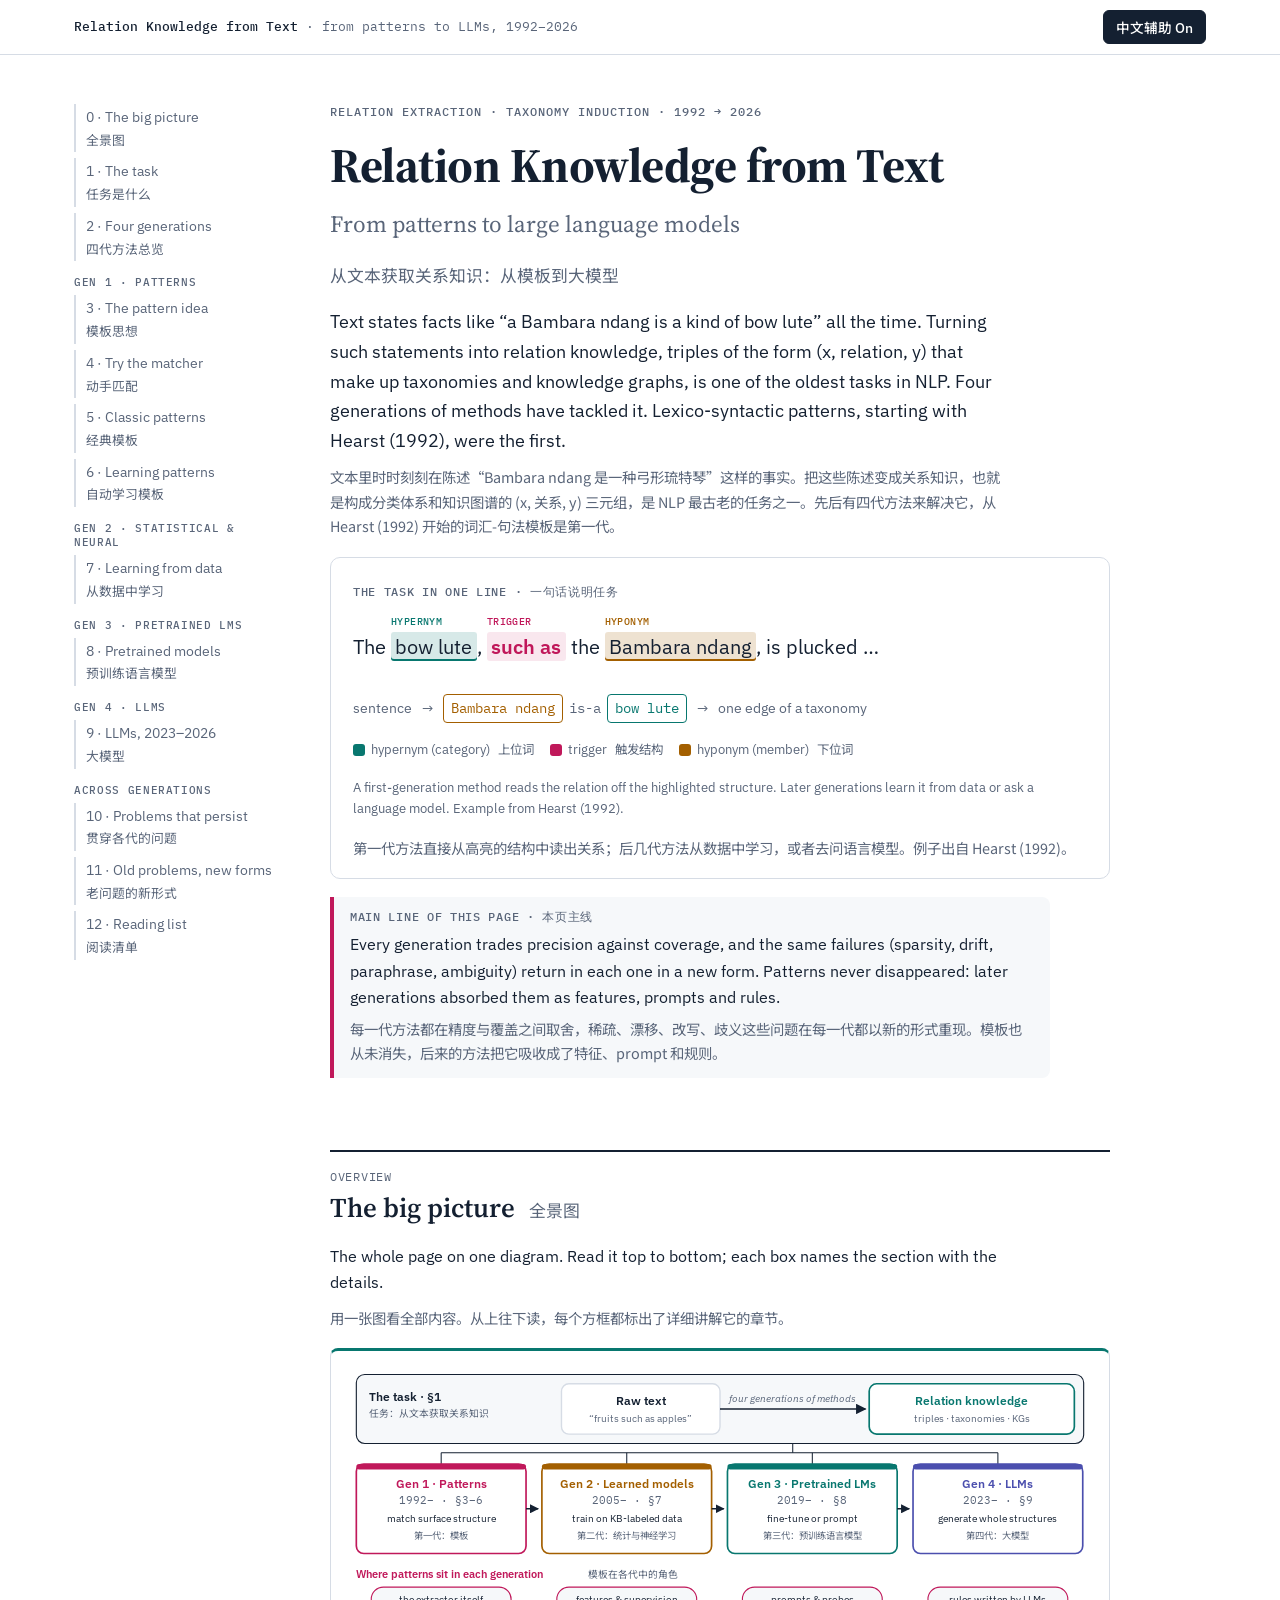
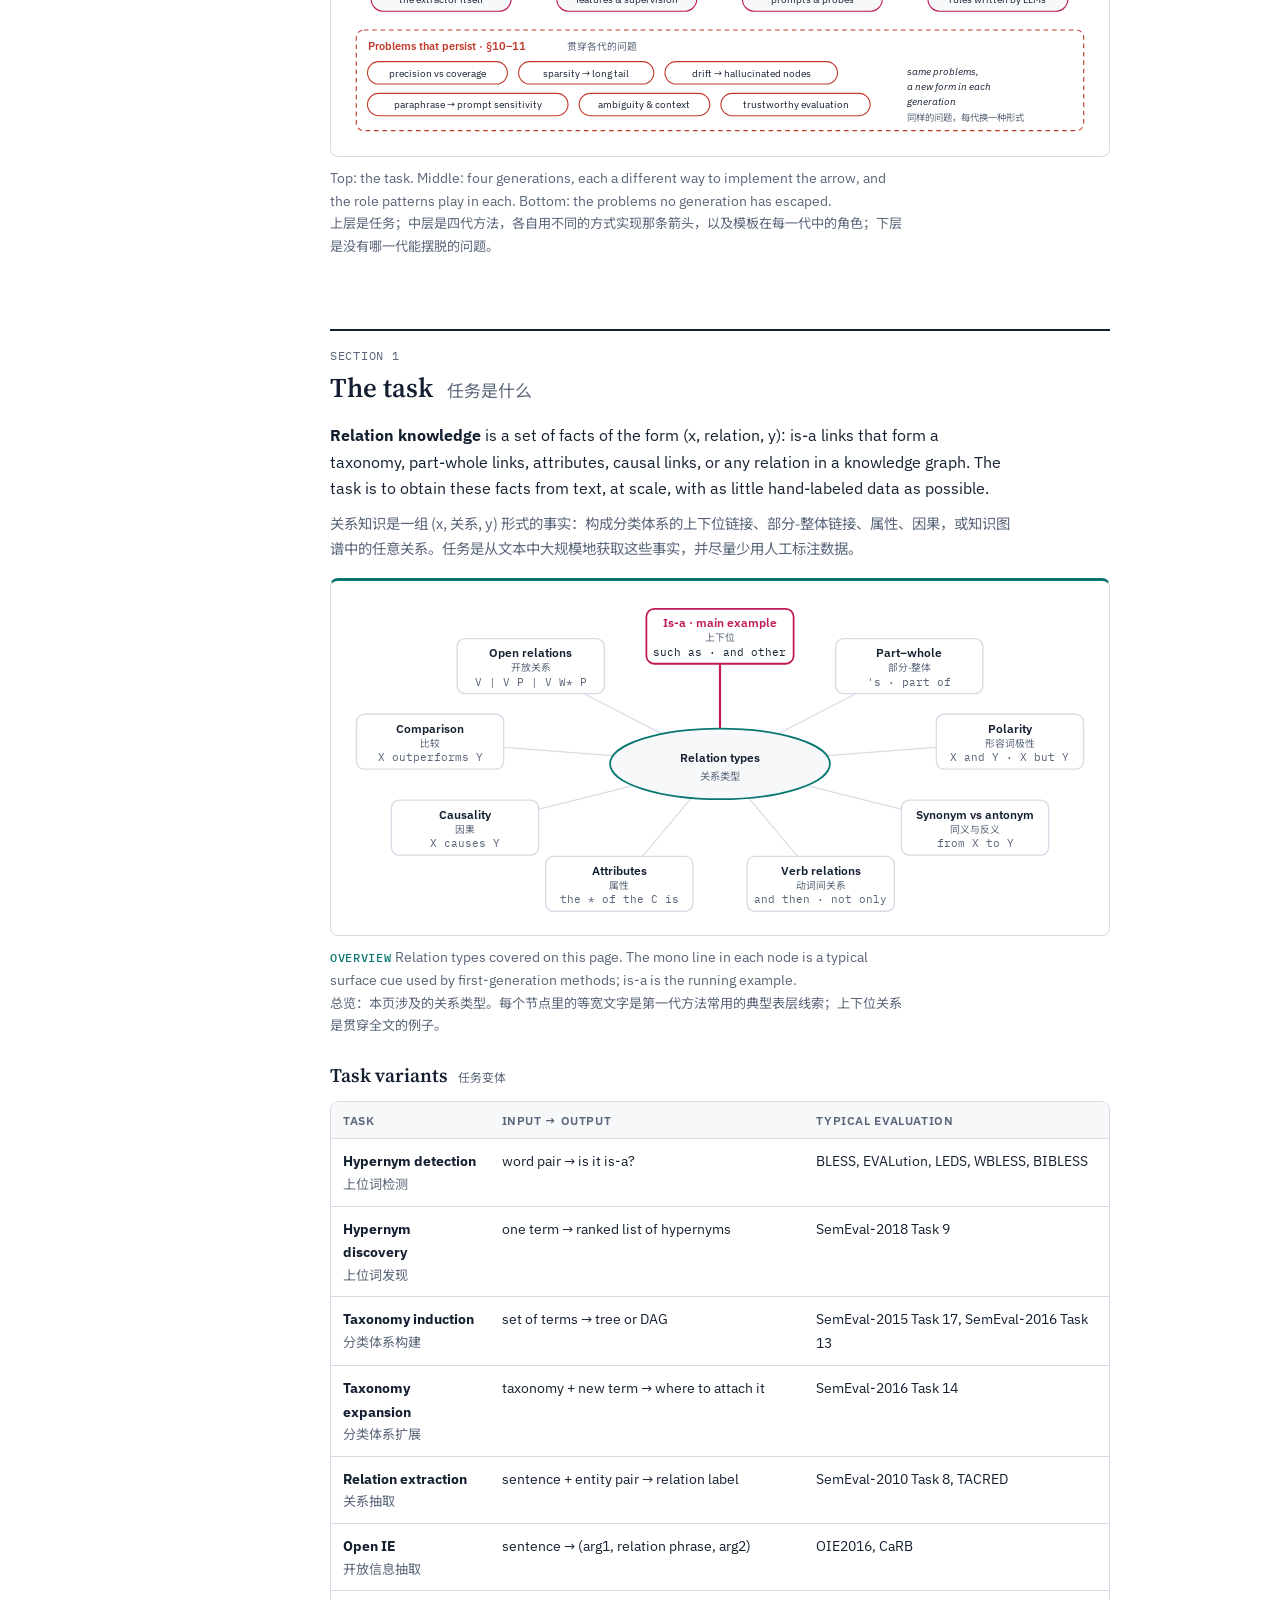
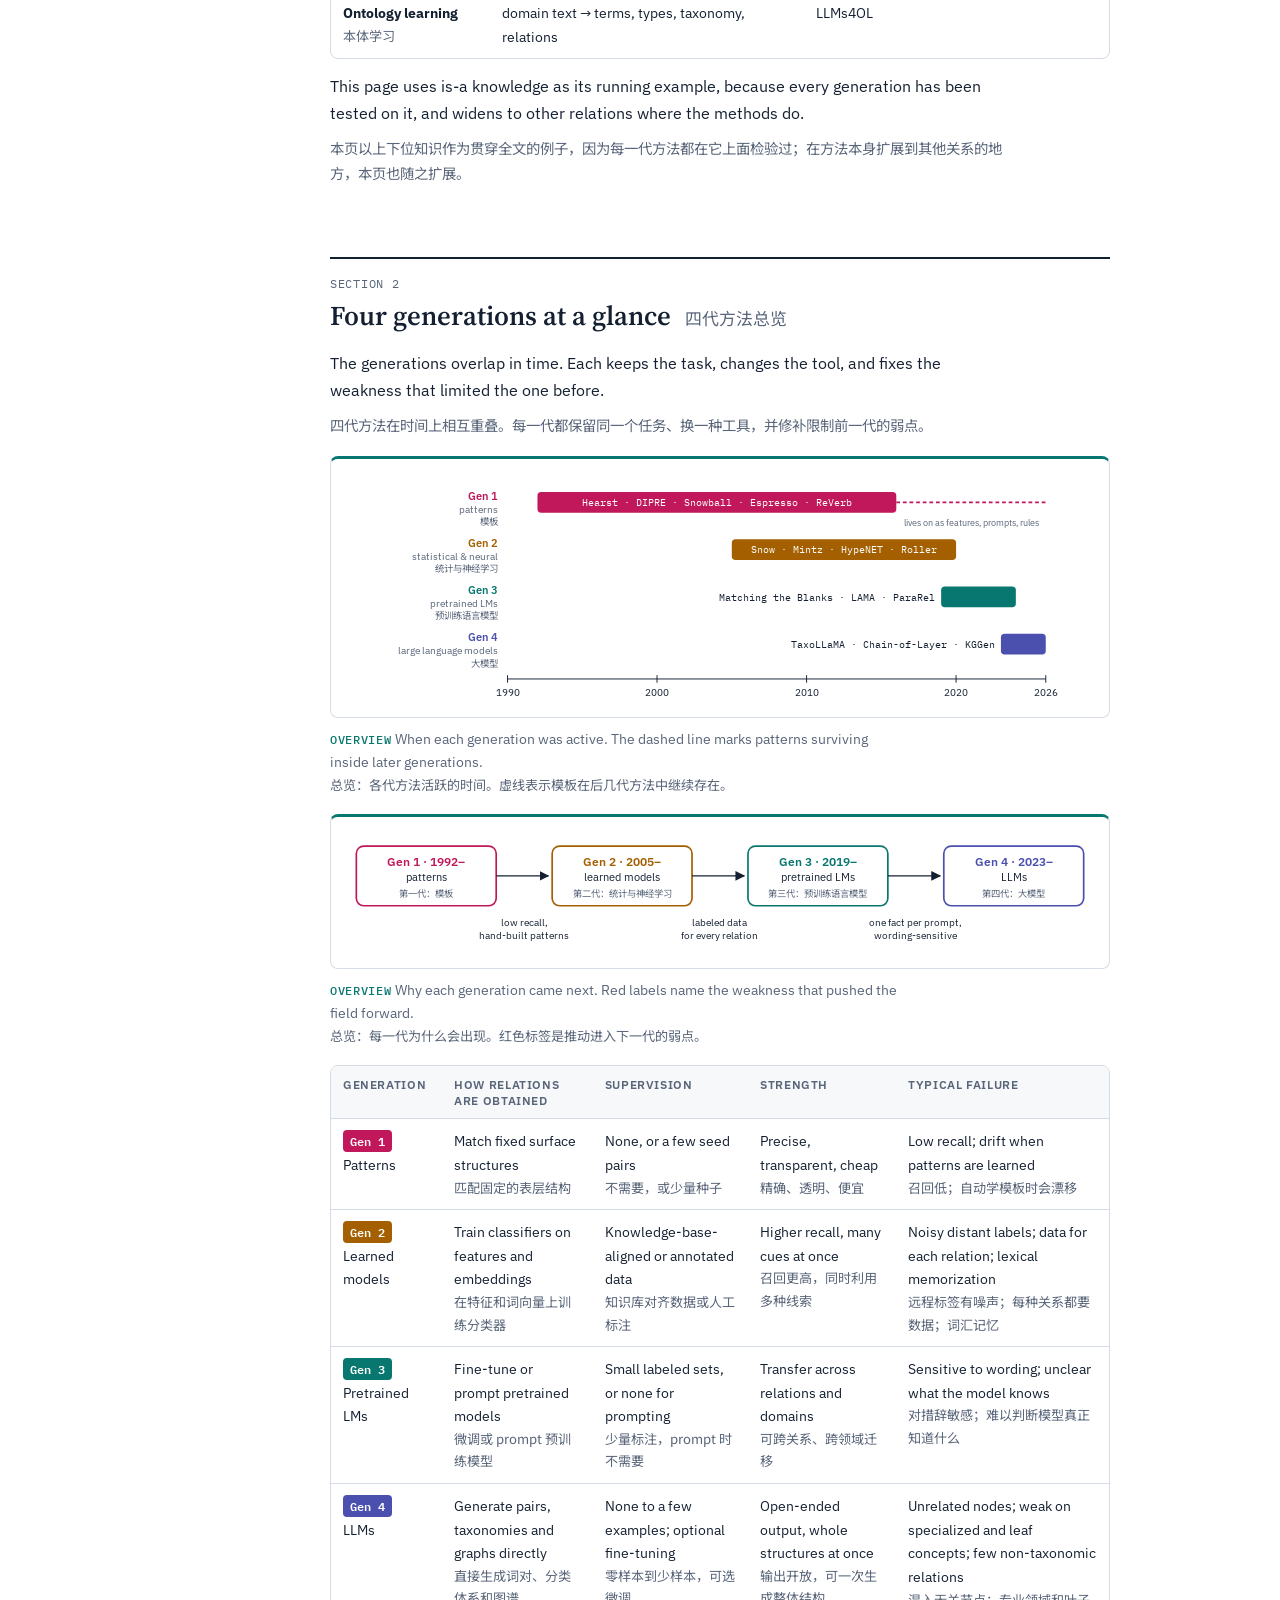
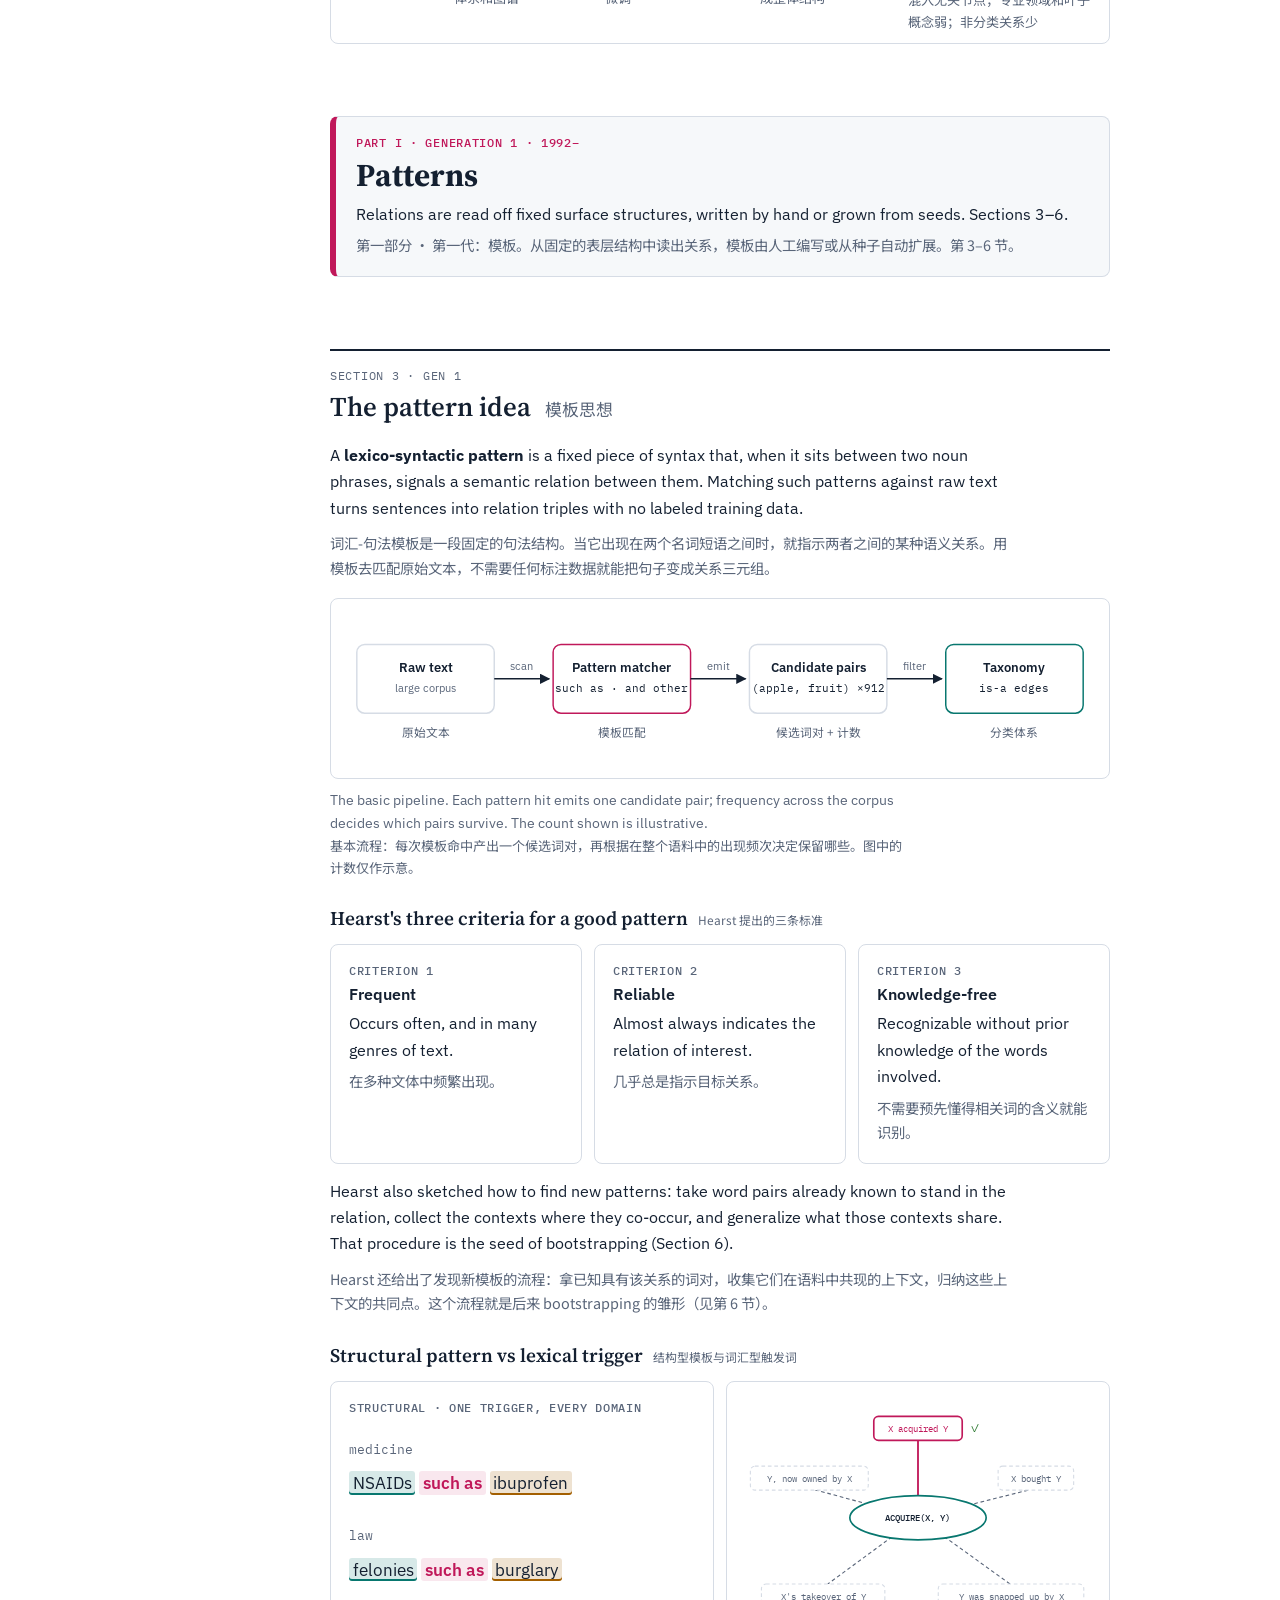
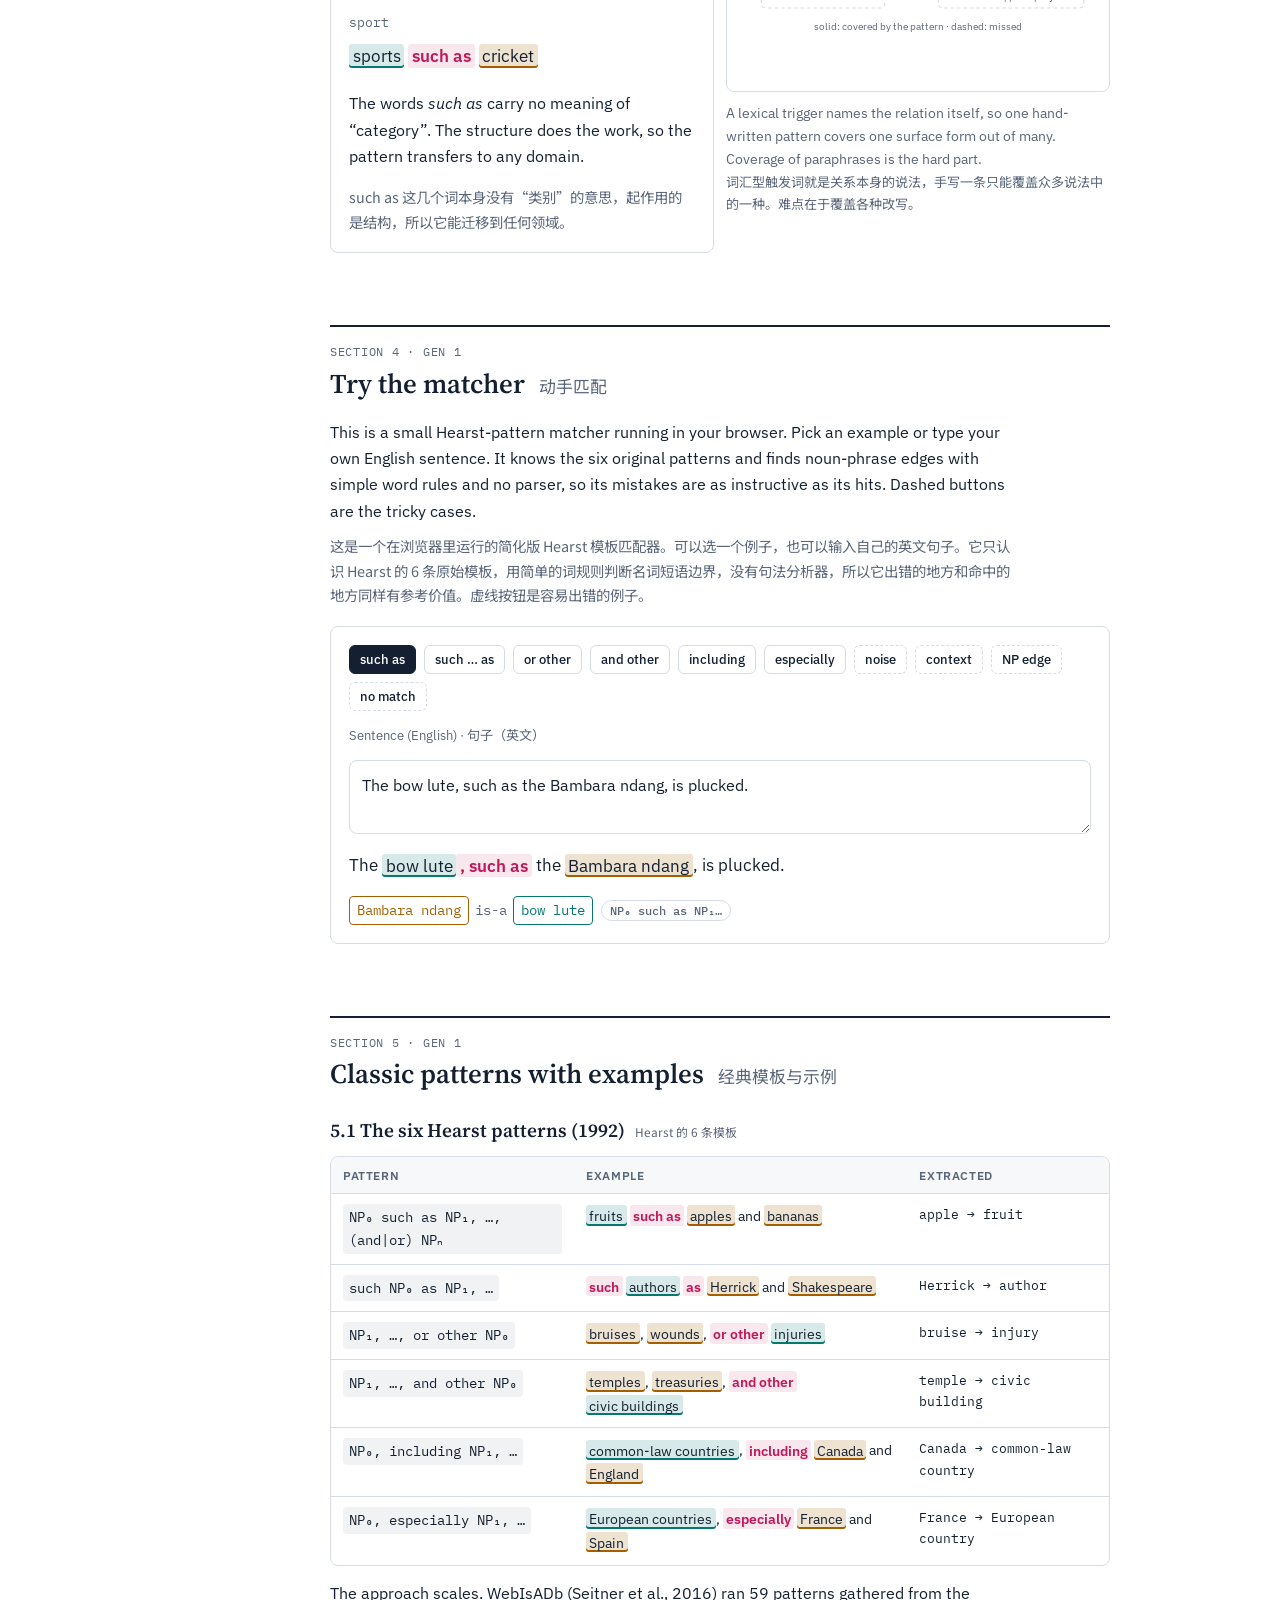
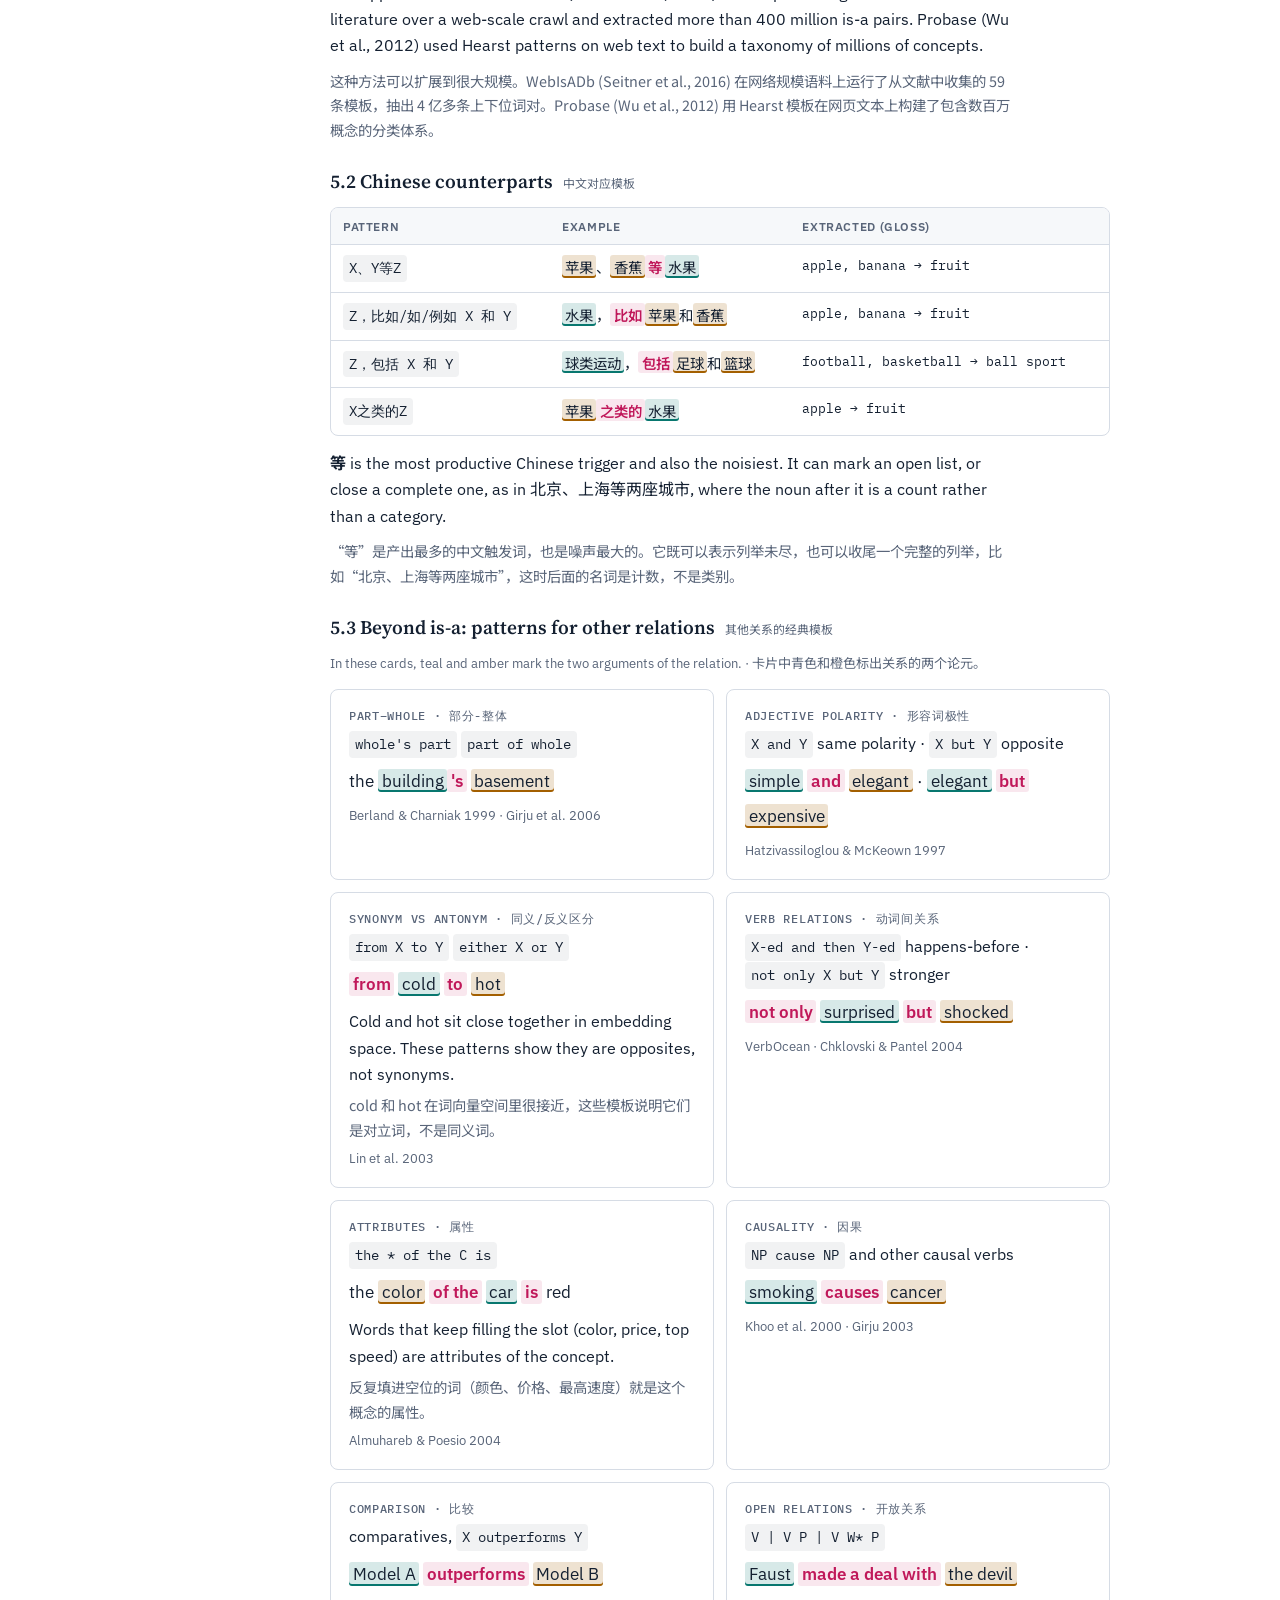
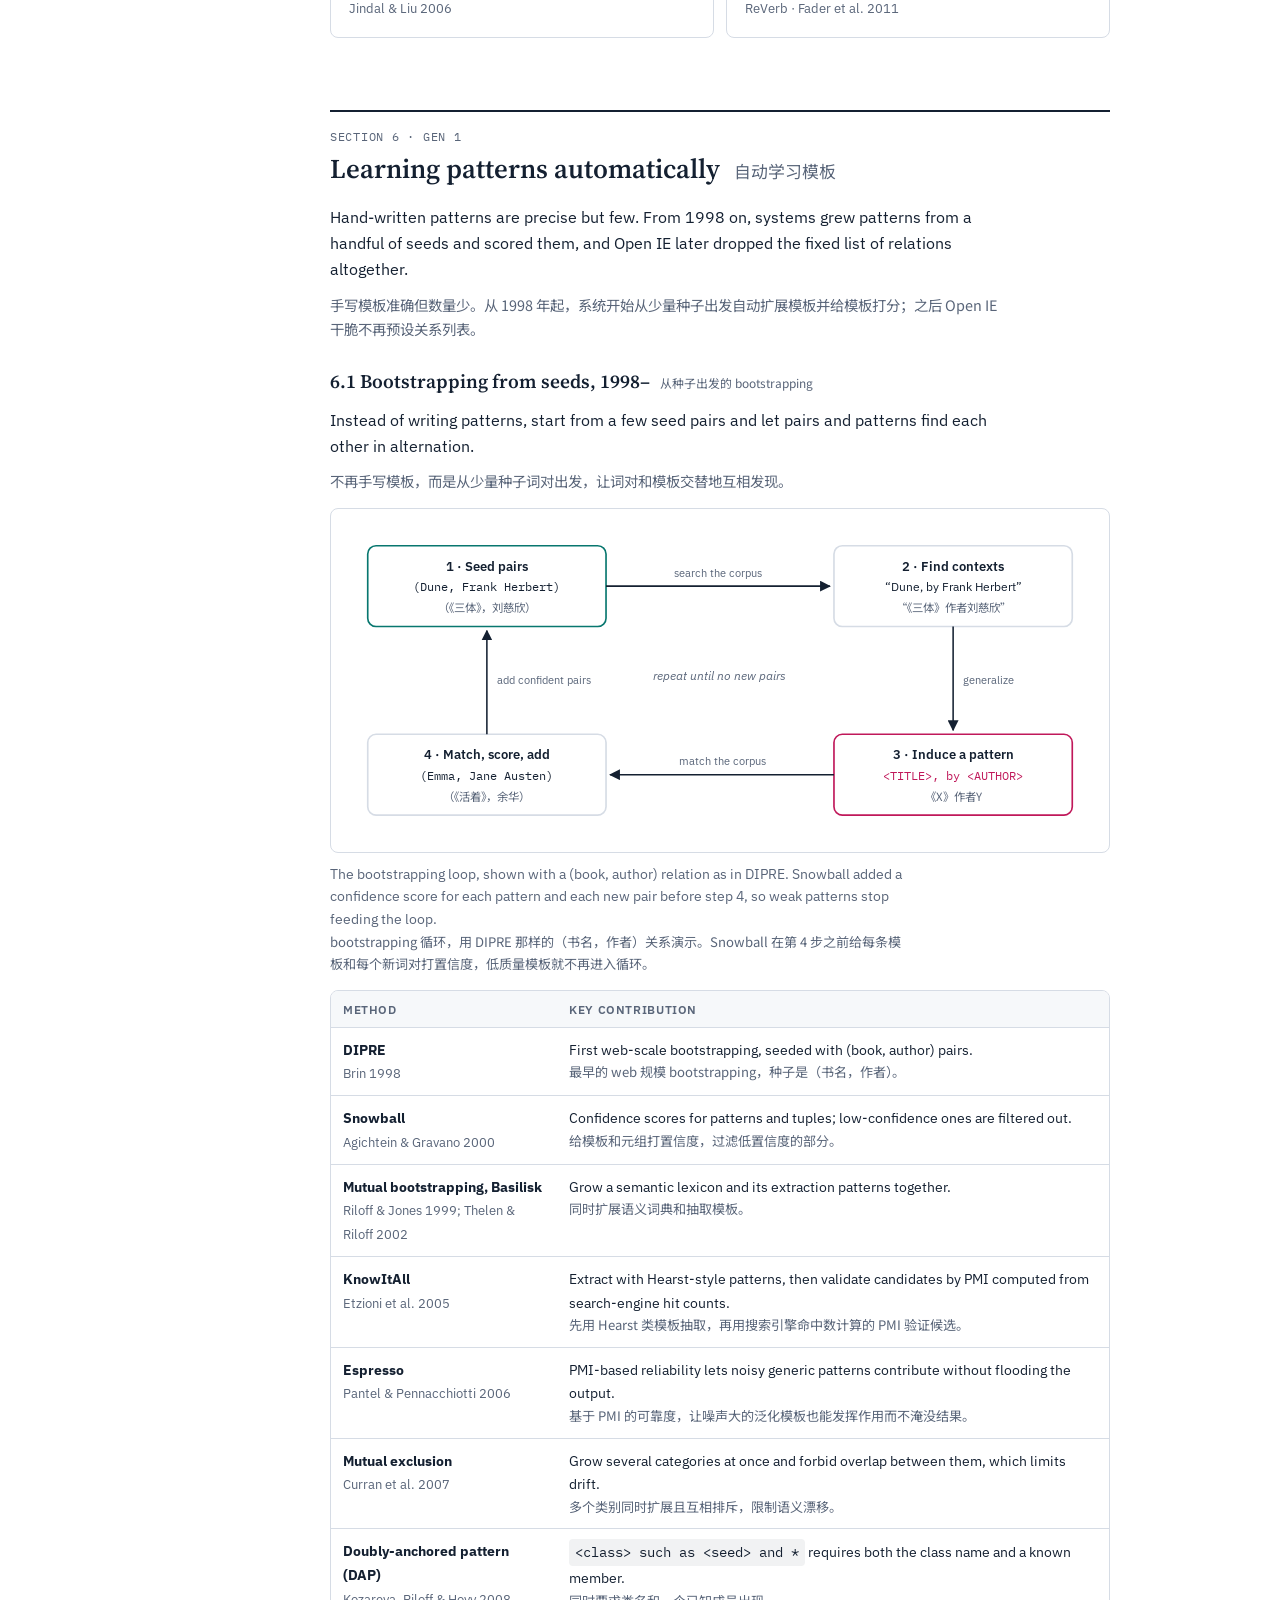
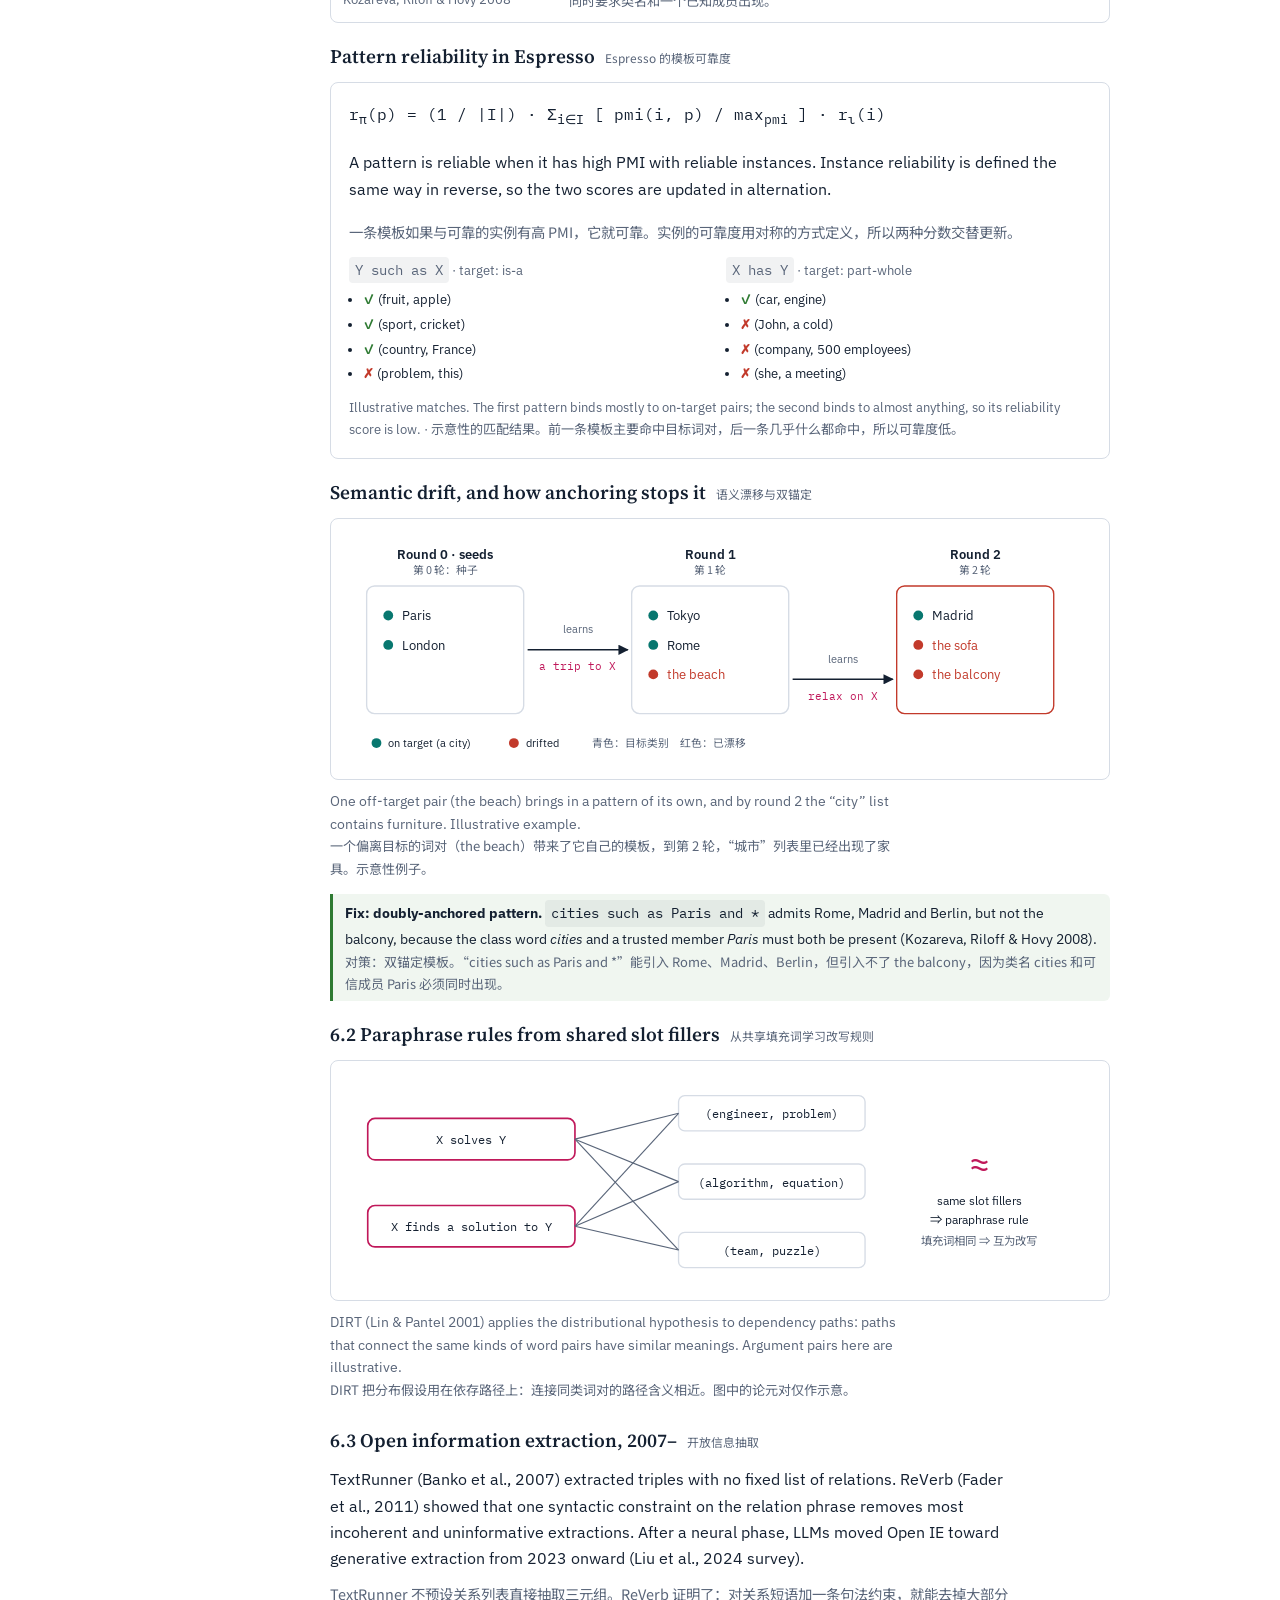
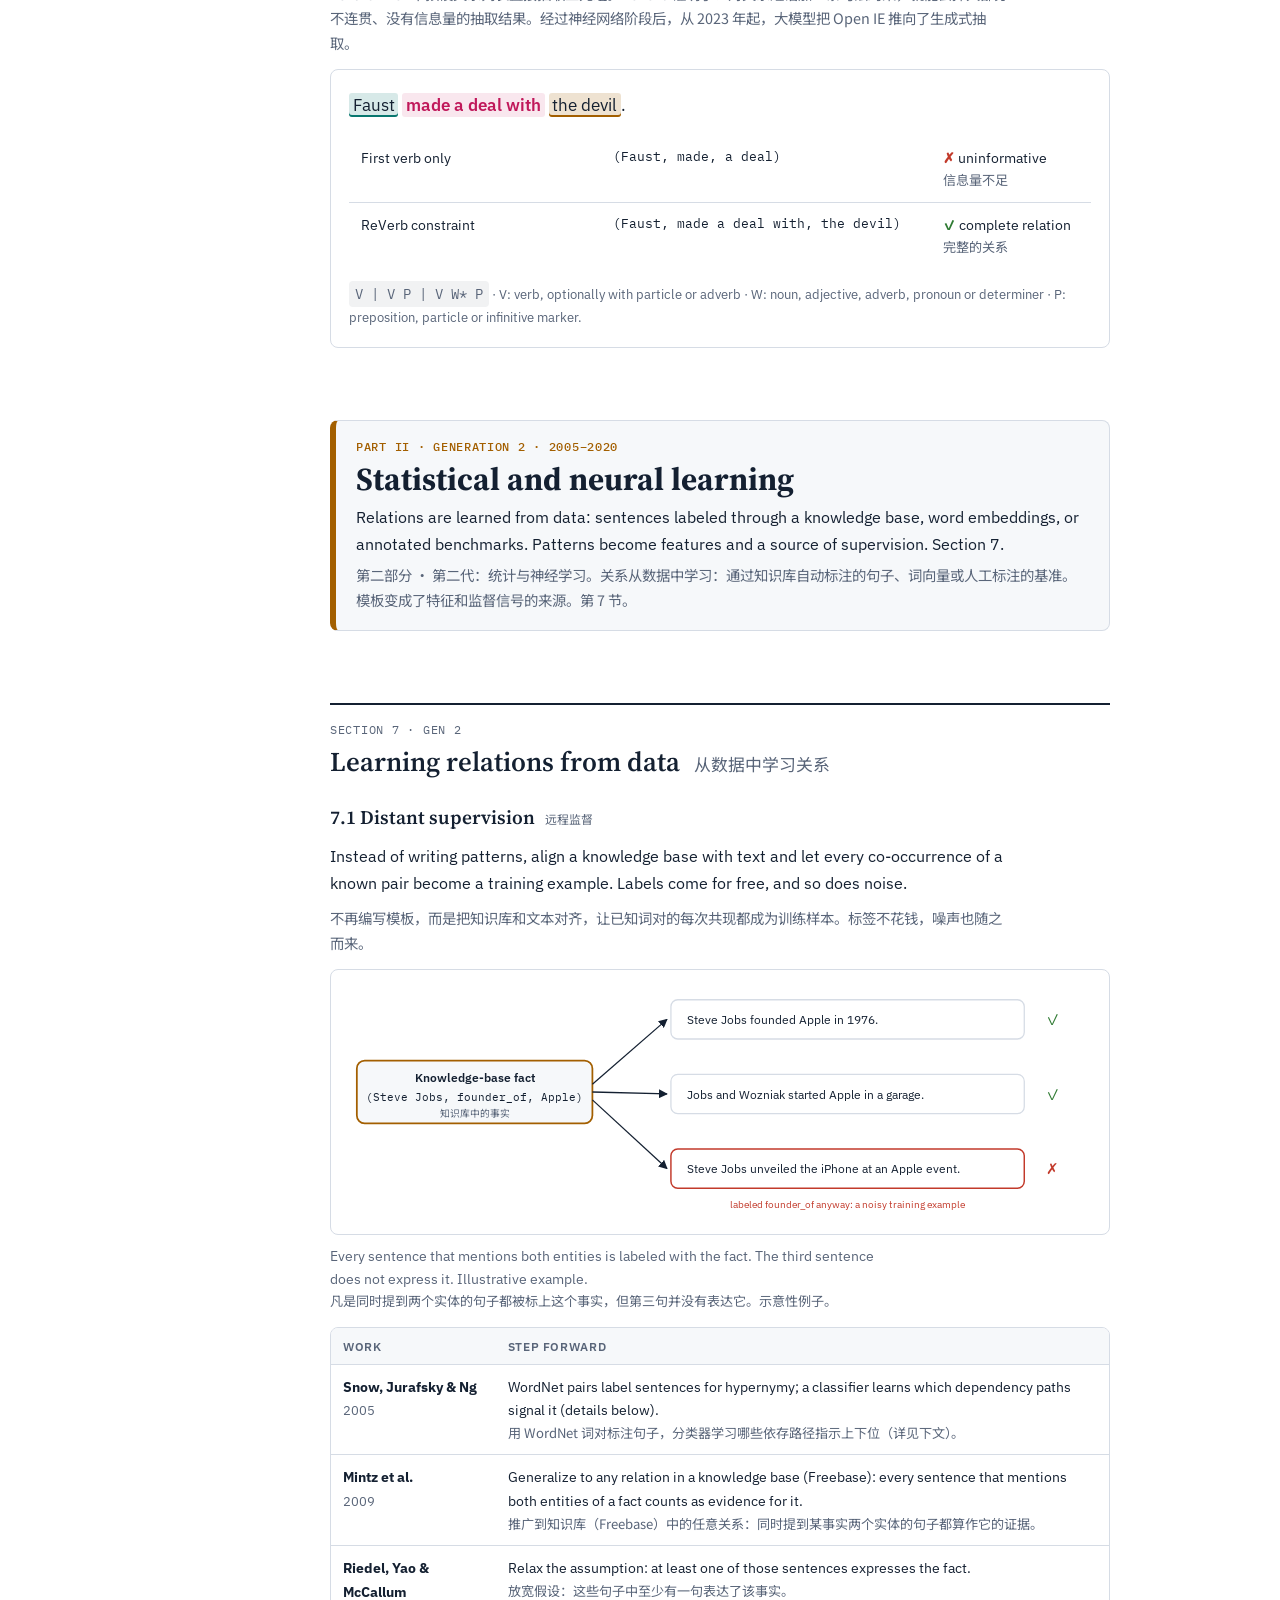
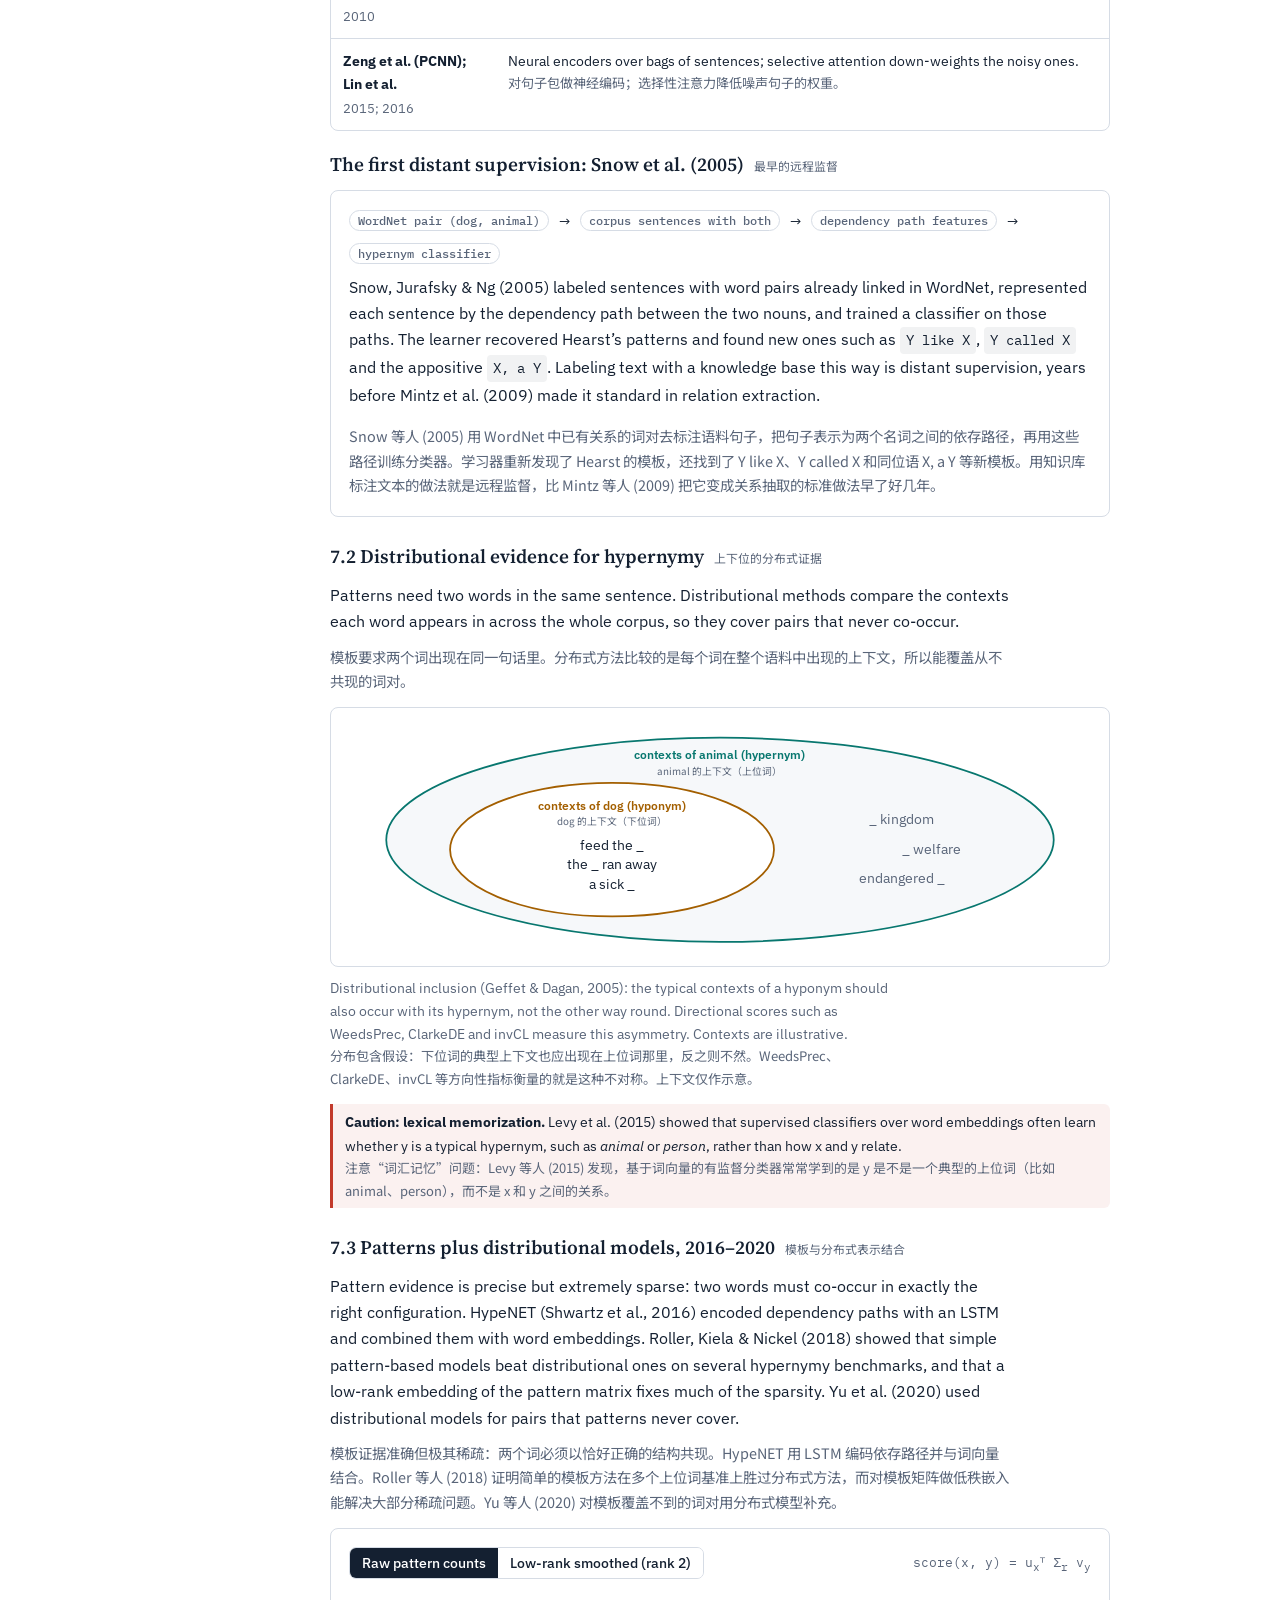
<file: mix/relation-knowledge.html>
<!DOCTYPE html>
<html lang="en">
<head>
<meta charset="utf-8">
<meta name="viewport" content="width=device-width, initial-scale=1">
<title>Relation Knowledge from Text</title>
<link rel="preconnect" href="https://fonts.googleapis.com">
<link rel="preconnect" href="https://fonts.gstatic.com" crossorigin>
<link href="https://fonts.googleapis.com/css2?family=IBM+Plex+Mono:wght@400;500&family=IBM+Plex+Sans:ital,wght@0,400;0,500;0,600;1,400&family=Noto+Sans+SC:wght@400;500&family=Source+Serif+4:opsz,wght@8..60,500;8..60,600;8..60,700&display=swap" rel="stylesheet">
<style>
:root{
  /* Layout idea: an annotated-corpus notebook. A sticky contents rail on wide screens, a 720px reading column,
     example sentences marked up like an annotation tool (hypernym / trigger / hyponym), figures allowed to run wider. */
  --paper:#ffffff;
  --card:#ffffff;
  --tint:#f6f8fa;
  --ink:#142031;
  --muted:#596579;
  --rule:#d6dce5;
  --trigger:#c0185a;
  --hyper:#08776f;
  --hypo:#a35f00;
  --good:#2e7a32;
  --bad:#c23a2b;
  --g4:#4b4fae;
  --display:"Source Serif 4", Georgia, "Times New Roman", serif;
  --body:"IBM Plex Sans", "Helvetica Neue", Arial, "Noto Sans SC", sans-serif;
  --mono:"IBM Plex Mono", ui-monospace, Menlo, Consolas, monospace;
  --zh:"Noto Sans SC", "PingFang SC", "Microsoft YaHei", sans-serif;
  color-scheme: light;
}
/* Single light theme by choice: white page in every viewer theme. */
html,body{background:#ffffff;color-scheme:light}

*{box-sizing:border-box}
html{scroll-behavior:smooth}
@media (prefers-reduced-motion: reduce){ html{scroll-behavior:auto} *{transition:none !important} }
body{margin:0;background:var(--paper);color:var(--ink);font:16px/1.65 var(--body);-webkit-font-smoothing:antialiased}
a{color:var(--hyper);text-underline-offset:2px}
a:focus-visible, button:focus-visible, textarea:focus-visible{outline:2px solid var(--trigger);outline-offset:2px}
h1,h2,h3{font-family:var(--display);text-wrap:balance;line-height:1.2;margin:0}
h1{font-size:clamp(2rem,4.6vw,3rem);font-weight:700;letter-spacing:-.01em}
h2{font-size:1.7rem;font-weight:600}
h3{font-size:1.2rem;font-weight:600}
p{margin:0}
code,.mono{font-family:var(--mono);font-size:.9em}
.zh{font-family:var(--zh);color:var(--muted);font-size:.9em;line-height:1.7}
body.hide-zh .zh{display:none}
.zh-inline{font-family:var(--zh);color:var(--muted);font-size:.62em;font-weight:400;margin-left:.5em;letter-spacing:0}
body.hide-zh .zh-inline{display:none}

/* top bar */
.topbar{position:sticky;top:0;z-index:10;background:color-mix(in srgb,var(--paper) 88%,transparent);backdrop-filter:blur(6px);border-bottom:1px solid var(--rule)}
.topbar-inner{max-width:1180px;margin:0 auto;padding:10px 24px;display:flex;align-items:center;justify-content:space-between;gap:16px}
.brand{font-family:var(--mono);font-size:.82rem;color:var(--muted)}
.brand b{color:var(--ink);font-weight:500}
.btn{font:500 .85rem var(--body);color:var(--ink);background:var(--card);border:1px solid var(--rule);border-radius:6px;padding:6px 12px;cursor:pointer}
.btn:hover{border-color:var(--muted)}
.btn[aria-pressed="true"]{background:var(--ink);color:var(--paper);border-color:var(--ink)}

/* frame */
.wrap{max-width:1180px;margin:0 auto;padding:0 24px;display:grid;grid-template-columns:200px minmax(0,1fr);gap:56px}
.toc{position:sticky;top:64px;align-self:start;padding-top:40px;font-size:.86rem}
.toc ol{list-style:none;margin:0;padding:0;display:grid;gap:6px;counter-reset:t}
.toc a{color:var(--muted);text-decoration:none;display:block;padding:2px 0 2px 10px;border-left:2px solid var(--rule)}
.toc a:hover{color:var(--ink);border-left-color:var(--hyper)}
.toc .zh{display:block;font-size:.8rem}
main{min-width:0;max-width:780px;padding:40px 0 80px;display:grid;gap:72px}
@media (max-width:920px){ .wrap{grid-template-columns:minmax(0,1fr);gap:0} .toc{display:none} main{max-width:none} }
@media (max-width:480px){ .wrap,.topbar-inner{padding-left:16px;padding-right:16px} }

section{display:grid;gap:18px;scroll-margin-top:70px}
.sec-head{display:grid;gap:6px;border-top:2px solid var(--ink);padding-top:14px}
.sec-num{font-family:var(--mono);font-size:.78rem;color:var(--muted);letter-spacing:.06em}
.prose{display:grid;gap:10px;max-width:68ch}
.lead{font-size:1.12rem}
.sub{display:grid;gap:14px;margin-top:10px}
.sub > h3{display:flex;align-items:baseline;flex-wrap:wrap;gap:4px}

/* annotation spans */
.ann{border-radius:3px;padding:.05em .22em;white-space:nowrap}
.ann.hyper{background:color-mix(in srgb,var(--hyper) 16%,transparent);box-shadow:inset 0 -2px 0 var(--hyper)}
.ann.hypo{background:color-mix(in srgb,var(--hypo) 18%,transparent);box-shadow:inset 0 -2px 0 var(--hypo)}
.ann.trigger{color:var(--trigger);font-weight:600;background:color-mix(in srgb,var(--trigger) 10%,transparent)}
.annot{font-size:1.05rem;line-height:2.1}
.lbl{position:relative}
.lbl[data-l]::before{content:attr(data-l);position:absolute;left:0;top:-1.5em;font:500 .62rem/1 var(--mono);letter-spacing:.04em;text-transform:uppercase;white-space:nowrap}
.lbl.hyper::before{color:var(--hyper)} .lbl.hypo::before{color:var(--hypo)} .lbl.trigger::before{color:var(--trigger)}
.annot.labeled{line-height:3.1}
.legend{display:flex;flex-wrap:wrap;gap:8px 16px;font-size:.82rem;color:var(--muted)}
.legend span{display:inline-flex;align-items:center;gap:6px}
.sw{width:12px;height:12px;border-radius:3px;display:inline-block}
.sw.hyper{background:var(--hyper)} .sw.hypo{background:var(--hypo)} .sw.trigger{background:var(--trigger)}

/* cards and grids */
.card{background:var(--card);border:1px solid var(--rule);border-radius:8px;padding:18px}
.grid{display:grid;gap:12px}
.g3{grid-template-columns:repeat(3,minmax(0,1fr))}
.g2{grid-template-columns:repeat(2,minmax(0,1fr))}
@media (max-width:640px){ .g3,.g2{grid-template-columns:minmax(0,1fr)} }
.card h4{margin:0 0 6px;font:600 1rem var(--body)}
.card .kicker{font:500 .72rem var(--mono);color:var(--muted);letter-spacing:.06em;text-transform:uppercase;margin-bottom:6px}
.card p + p{margin-top:6px}
.pat{font-family:var(--mono);font-size:.86rem;background:color-mix(in srgb,var(--ink) 6%,transparent);border-radius:4px;padding:2px 6px;display:inline-block}
.src{font-size:.8rem;color:var(--muted);margin-top:8px}
.triple{font-family:var(--mono);font-size:.88rem;display:inline-flex;flex-wrap:wrap;align-items:center;gap:6px}
.triple .t{padding:2px 7px;border-radius:4px;border:1px solid var(--rule);background:var(--card)}
.triple .t.hyper{border-color:var(--hyper);color:var(--hyper)}
.triple .t.hypo{border-color:var(--hypo);color:var(--hypo)}
.triple .rel{color:var(--muted)}
.ok{color:var(--good);font-weight:600}
.no{color:var(--bad);font-weight:600}

/* tables */
.tbl-wrap{overflow-x:auto;border:1px solid var(--rule);border-radius:8px;background:var(--card)}
table{border-collapse:collapse;width:100%;font-size:.9rem}
th,td{text-align:left;vertical-align:top;padding:10px 12px;border-bottom:1px solid var(--rule)}
th{font:600 .78rem var(--body);color:var(--muted);text-transform:uppercase;letter-spacing:.05em;background:var(--tint)}
tr:last-child td{border-bottom:0}
td .zh{display:block;font-size:.82rem}

/* figures */
figure{margin:0;display:grid;gap:10px}
figure svg{width:100%;height:auto;display:block;color:var(--ink)}
.fig-box{background:var(--card);border:1px solid var(--rule);border-radius:8px;padding:16px;overflow-x:auto}
.fig-box.overview{border-top:3px solid var(--hyper)}
.ov-tag{font:500 .72rem var(--mono);letter-spacing:.06em;text-transform:uppercase;color:var(--hyper)}
svg .f-tint{fill:var(--tint)}
figcaption{font-size:.86rem;color:var(--muted);max-width:72ch}
figcaption .zh{display:block;font-size:.82rem}
svg .f-hyper{fill:var(--hyper)} svg .f-hypo{fill:var(--hypo)} svg .f-trigger{fill:var(--trigger)} svg .f-muted{fill:var(--muted)}
svg .f-good{fill:var(--good)} svg .f-bad{fill:var(--bad)} svg .f-card{fill:var(--card)} svg .f-paper{fill:var(--paper)}
svg .s-hyper{stroke:var(--hyper)} svg .s-trigger{stroke:var(--trigger)} svg .s-muted{stroke:var(--muted)} svg .s-rule{stroke:var(--rule)} svg .s-bad{stroke:var(--bad)} svg .s-good{stroke:var(--good)} svg .s-hypo{stroke:var(--hypo)}
svg text{font-family:var(--body);fill:currentColor}
svg .mono{font-family:var(--mono)}
svg .zh-svg{font-family:var(--zh);fill:var(--muted)}
body.hide-zh svg .zh-svg{display:none}

/* hero */
.hero{display:grid;gap:18px;padding-top:8px}
.eyebrow{font:500 .78rem var(--mono);color:var(--muted);letter-spacing:.08em;text-transform:uppercase}
.hero-ex{background:var(--card);border:1px solid var(--rule);border-radius:10px;padding:26px 22px 18px;display:grid;gap:16px}
.hero-ex .annot{font-size:1.25rem}
.arrow-row{display:flex;flex-wrap:wrap;align-items:center;gap:10px;font-size:.9rem;color:var(--muted)}

/* matcher */
.matcher{display:grid;gap:14px}
.ex-btns{display:flex;flex-wrap:wrap;gap:8px}
.ex-btns .btn{font-size:.8rem;padding:5px 10px}
.ex-btns .btn.tricky{border-style:dashed}
textarea{width:100%;min-height:72px;resize:vertical;font:1rem/1.5 var(--body);color:var(--ink);background:var(--card);border:1px solid var(--rule);border-radius:8px;padding:12px}
.out{display:grid;gap:12px}
.out .annot{font-size:1.05rem}
.res-list{display:grid;gap:8px}
.res{display:flex;flex-wrap:wrap;align-items:center;gap:8px}
.chip{font:500 .72rem var(--mono);border:1px solid var(--rule);border-radius:999px;padding:2px 8px;color:var(--muted)}
.note{border-left:3px solid var(--bad);padding:6px 12px;background:color-mix(in srgb,var(--bad) 7%,transparent);border-radius:0 6px 6px 0;font-size:.9rem}
.note.good{border-left-color:var(--good);background:color-mix(in srgb,var(--good) 7%,transparent)}
.small{font-size:.82rem;color:var(--muted)}

/* matrix */
.mx{border-collapse:separate;border-spacing:4px;width:auto;font-family:var(--mono);font-size:.85rem}
.mx th{background:none;text-transform:none;letter-spacing:0;font:500 .8rem var(--mono);color:var(--muted);border:0;padding:4px 8px;text-align:center}
.mx th.row{text-align:right;vertical-align:middle}
.mx td{border:0;width:78px;height:42px;text-align:center;vertical-align:middle;border-radius:5px;font-variant-numeric:tabular-nums;padding:0}
.mx td.filled{outline:2px solid var(--trigger);outline-offset:-2px}
.seg{display:inline-flex;border:1px solid var(--rule);border-radius:7px;overflow:hidden}
.seg .btn{border:0;border-radius:0}

/* timeline list */
.tl{display:grid;gap:0;border-left:2px solid var(--rule);margin-left:8px}
.tl-item{display:grid;grid-template-columns:64px minmax(0,1fr);gap:12px;padding:8px 0 8px 16px;position:relative}
.tl-item::before{content:"";position:absolute;left:-7px;top:15px;width:12px;height:12px;border-radius:50%;background:var(--paper);border:2px solid var(--era,var(--muted))}
.tl-year{font:500 .85rem var(--mono);color:var(--muted);padding-top:2px}
.tl-item b{font-weight:600}

/* problems */
.prob{display:grid;gap:8px}
.prob .x{font-size:.9rem;border-left:3px solid var(--bad);padding-left:10px}
.prob .fix{font-size:.9rem;border-left:3px solid var(--good);padding-left:10px}
.prob .zh,.map-row .zh,#mx-note .zh{display:block;margin-top:2px}
.prompt-lines{display:grid;gap:6px;font-family:var(--mono);font-size:.85rem}
.tag{font:500 .7rem var(--mono);letter-spacing:.05em;text-transform:uppercase}
.tag.bad{color:var(--bad)} .tag.good{color:var(--good)}

/* mapping */
.map{display:grid;gap:8px}
.map-row{display:grid;grid-template-columns:minmax(0,1fr) 28px minmax(0,1fr) minmax(0,.8fr);gap:10px;align-items:center;background:var(--card);border:1px solid var(--rule);border-radius:8px;padding:12px 14px;font-size:.92rem}
.map-row .arr{color:var(--trigger);font-weight:700;text-align:center}
.map-row .who{font-size:.82rem;color:var(--muted)}
.map-head{background:none;border:0;padding:0 14px;font:600 .74rem var(--body);color:var(--muted);text-transform:uppercase;letter-spacing:.05em}
@media (max-width:640px){ .map-row{grid-template-columns:minmax(0,1fr)} .map-row .arr{text-align:left} .map-head{display:none} }

/* news cards */
.venue{font:500 .7rem var(--mono);color:var(--hyper);border:1px solid var(--hyper);border-radius:4px;padding:1px 6px;margin-left:6px;white-space:nowrap}
.news{display:grid;gap:10px}
.news .card{display:grid;gap:6px}
.news .card h4{margin:0}
.kv{font-family:var(--mono);font-size:.82rem;color:var(--trigger)}

/* reading list */
.reading{display:grid;gap:18px}
.reading ol{margin:0;padding-left:1.4em;display:grid;gap:6px}
.reading li{padding-left:4px}
.reading .yr{font-family:var(--mono);font-size:.82rem;color:var(--muted)}
footer{border-top:1px solid var(--rule);padding:24px 0 48px;font-size:.82rem;color:var(--muted);display:grid;gap:6px}
.hero-sub{font-family:var(--display);font-size:1.45rem;color:var(--muted);margin-top:-8px}
.thesis{border-left:4px solid var(--trigger);padding:12px 16px;background:var(--tint);border-radius:0 8px 8px 0;display:grid;gap:6px;max-width:72ch}
.thesis .kicker,.hero-ex .kicker{font:500 .72rem var(--mono);color:var(--muted);letter-spacing:.06em;text-transform:uppercase}
.part{border:1px solid var(--rule);border-left:6px solid var(--gc);border-radius:8px;padding:18px 20px;background:var(--tint);display:grid;gap:6px}
.part .kicker{font:500 .74rem var(--mono);letter-spacing:.06em;text-transform:uppercase;color:var(--gc)}
.part-title{font-size:2rem;font-weight:700}
.part.pg1{--gc:var(--trigger)} .part.pg2{--gc:var(--hypo)} .part.pg3{--gc:var(--hyper)} .part.pg4{--gc:var(--g4)}
.toc .toc-part{font:500 .68rem var(--mono);letter-spacing:.06em;text-transform:uppercase;color:var(--muted);margin-top:8px}
svg .f-g1{fill:var(--trigger)} svg .f-g2{fill:var(--hypo)} svg .f-g3{fill:var(--hyper)} svg .f-g4{fill:var(--g4)}
svg .s-g1{stroke:var(--trigger)} svg .s-g2{stroke:var(--hypo)} svg .s-g3{stroke:var(--hyper)} svg .s-g4{stroke:var(--g4)}
.gen-tag{font:600 .72rem var(--mono);padding:1px 7px;border-radius:4px;color:#fff;white-space:nowrap}
.gen-tag.g1{background:var(--trigger)} .gen-tag.g2{background:var(--hypo)} .gen-tag.g3{background:var(--hyper)} .gen-tag.g4{background:var(--g4)}

</style>
</head>
<body>
<header class="topbar">
  <div class="topbar-inner">
    <div class="brand"><b>Relation Knowledge from Text</b> · from patterns to LLMs, 1992–2026</div>
    <button class="btn" id="zh-toggle" type="button" aria-pressed="true">中文辅助 On</button>
  </div>
</header>

<div class="wrap">
<nav class="toc" aria-label="Contents">
  <ol>
    <li><a href="#overview">0 · The big picture<span class="zh">全景图</span></a></li>
    <li><a href="#task">1 · The task<span class="zh">任务是什么</span></a></li>
    <li><a href="#gens">2 · Four generations<span class="zh">四代方法总览</span></a></li>
    <li class="toc-part">Gen 1 · Patterns</li>
    <li><a href="#idea">3 · The pattern idea<span class="zh">模板思想</span></a></li>
    <li><a href="#try">4 · Try the matcher<span class="zh">动手匹配</span></a></li>
    <li><a href="#classic">5 · Classic patterns<span class="zh">经典模板</span></a></li>
    <li><a href="#learning">6 · Learning patterns<span class="zh">自动学习模板</span></a></li>
    <li class="toc-part">Gen 2 · Statistical &amp; neural</li>
    <li><a href="#gen2">7 · Learning from data<span class="zh">从数据中学习</span></a></li>
    <li class="toc-part">Gen 3 · Pretrained LMs</li>
    <li><a href="#gen3">8 · Pretrained models<span class="zh">预训练语言模型</span></a></li>
    <li class="toc-part">Gen 4 · LLMs</li>
    <li><a href="#latest">9 · LLMs, 2023–2026<span class="zh">大模型</span></a></li>
    <li class="toc-part">Across generations</li>
    <li><a href="#problems">10 · Problems that persist<span class="zh">贯穿各代的问题</span></a></li>
    <li><a href="#trends">11 · Old problems, new forms<span class="zh">老问题的新形式</span></a></li>
    <li><a href="#reading">12 · Reading list<span class="zh">阅读清单</span></a></li>
  </ol>
</nav>


<main>
<!-- HERO -->
<section class="hero" aria-labelledby="title">
  <div class="eyebrow">Relation extraction · taxonomy induction · 1992 → 2026</div>
  <h1 id="title">Relation Knowledge from Text</h1>
  <p class="hero-sub">From patterns to large language models</p>
  <p class="zh" style="font-size:1.05rem">从文本获取关系知识：从模板到大模型</p>
  <div class="prose">
    <p class="lead">Text states facts like “a Bambara ndang is a kind of bow lute” all the time. Turning such statements into relation knowledge, triples of the form (x, relation, y) that make up taxonomies and knowledge graphs, is one of the oldest tasks in NLP. Four generations of methods have tackled it. Lexico-syntactic patterns, starting with Hearst (1992), were the first.</p>
    <p class="zh">文本里时时刻刻在陈述“Bambara ndang 是一种弓形琉特琴”这样的事实。把这些陈述变成关系知识，也就是构成分类体系和知识图谱的 (x, 关系, y) 三元组，是 NLP 最古老的任务之一。先后有四代方法来解决它，从 Hearst (1992) 开始的词汇-句法模板是第一代。</p>
  </div>
  <div class="hero-ex">
    <div class="kicker">The task in one line · 一句话说明任务</div>
    <p class="annot labeled">The <span class="ann hyper lbl" data-l="hypernym">bow lute</span>, <span class="ann trigger lbl" data-l="trigger">such as</span> the <span class="ann hypo lbl" data-l="hyponym">Bambara ndang</span>, is plucked …</p>
    <div class="arrow-row">
      <span>sentence</span><span aria-hidden="true">→</span>
      <span class="triple"><span class="t hypo">Bambara ndang</span><span class="rel">is-a</span><span class="t hyper">bow lute</span></span>
      <span aria-hidden="true">→</span><span>one edge of a taxonomy</span>
    </div>
    <div class="legend">
      <span><i class="sw hyper"></i>hypernym (category) <span class="zh-inline" style="font-size:.95em;margin-left:2px">上位词</span></span>
      <span><i class="sw trigger"></i>trigger <span class="zh-inline" style="font-size:.95em;margin-left:2px">触发结构</span></span>
      <span><i class="sw hypo"></i>hyponym (member) <span class="zh-inline" style="font-size:.95em;margin-left:2px">下位词</span></span>
    </div>
    <p class="small">A first-generation method reads the relation off the highlighted structure. Later generations learn it from data or ask a language model. Example from Hearst (1992).</p>
    <p class="zh">第一代方法直接从高亮的结构中读出关系；后几代方法从数据中学习，或者去问语言模型。例子出自 Hearst (1992)。</p>
  </div>
  <div class="thesis">
    <div class="kicker">Main line of this page · 本页主线</div>
    <p>Every generation trades precision against coverage, and the same failures (sparsity, drift, paraphrase, ambiguity) return in each one in a new form. Patterns never disappeared: later generations absorbed them as features, prompts and rules.</p>
    <p class="zh">每一代方法都在精度与覆盖之间取舍，稀疏、漂移、改写、歧义这些问题在每一代都以新的形式重现。模板也从未消失，后来的方法把它吸收成了特征、prompt 和规则。</p>
  </div>
</section>

<!-- 0 OVERVIEW -->
<section id="overview" aria-labelledby="h-ov">
  <div class="sec-head">
    <div class="sec-num">OVERVIEW</div>
    <h2 id="h-ov">The big picture <span class="zh-inline">全景图</span></h2>
  </div>
  <div class="prose">
    <p>The whole page on one diagram. Read it top to bottom; each box names the section with the details.</p>
    <p class="zh">用一张图看全部内容。从上往下读，每个方框都标出了详细讲解它的章节。</p>
  </div>
  <figure>
    <div class="fig-box overview">
      <svg viewBox="0 0 800 400" role="img" aria-label="Overview. The task turns raw text into relation knowledge. Four generations of methods implement it: patterns, learned models, pretrained language models and large language models. Patterns appear in every generation in a different role. The same problems persist across all four.">
        <defs>
          <marker id="ar0" viewBox="0 0 10 10" refX="9" refY="5" markerWidth="7" markerHeight="7" orient="auto-start-reverse"><path d="M0,0 L10,5 L0,10 z" fill="currentColor"/></marker>
        </defs>
        <g font-size="13">
          <rect x="10" y="8" width="780" height="74" rx="9" class="f-tint" stroke="currentColor" stroke-width="1.2"/>
          <text x="24" y="36" font-weight="600">The task · §1</text>
          <text x="24" y="54" font-size="10.5" class="zh-svg">任务：从文本获取关系知识</text>
          <rect x="230" y="18" width="170" height="54" rx="8" class="f-card s-rule" stroke-width="1.5"/>
          <text x="315" y="41" text-anchor="middle" font-weight="600">Raw text</text>
          <text x="315" y="59" text-anchor="middle" font-size="10.5" class="f-muted">“fruits such as apples”</text>
          <line x1="400" y1="45" x2="556" y2="45" stroke="currentColor" stroke-width="1.6" marker-end="url(#ar0)"/>
          <text x="478" y="37" text-anchor="middle" font-size="10.5" font-style="italic" class="f-muted">four generations of methods</text>
          <rect x="560" y="18" width="220" height="54" rx="8" class="f-card s-hyper" stroke-width="1.8"/>
          <text x="670" y="41" text-anchor="middle" font-weight="600" class="f-hyper">Relation knowledge</text>
          <text x="670" y="59" text-anchor="middle" font-size="10.5" class="f-muted">triples · taxonomies · KGs</text>

          <g stroke="currentColor" stroke-width="1.1">
            <line x1="478" y1="82" x2="478" y2="92"/><line x1="101" y1="92" x2="698" y2="92"/>
            <line x1="101" y1="92" x2="101" y2="104"/><line x1="300" y1="92" x2="300" y2="104"/><line x1="499" y1="92" x2="499" y2="104"/><line x1="698" y1="92" x2="698" y2="104"/>
          </g>

          <g text-anchor="middle">
            <rect x="10" y="104" width="182" height="96" rx="8" class="f-card s-g1" stroke-width="1.8"/><rect x="10" y="104" width="182" height="6" rx="3" class="f-g1"/>
            <text x="101" y="130" font-size="12.5" font-weight="600" class="f-g1">Gen 1 · Patterns</text>
            <text x="101" y="147" font-size="10" class="mono f-muted">1992–  ·  §3–6</text>
            <text x="101" y="166" font-size="11">match surface structure</text>
            <text x="101" y="184" font-size="10" class="zh-svg">第一代：模板</text>

            <rect x="209" y="104" width="182" height="96" rx="8" class="f-card s-g2" stroke-width="1.8"/><rect x="209" y="104" width="182" height="6" rx="3" class="f-g2"/>
            <text x="300" y="130" font-size="12.5" font-weight="600" class="f-g2">Gen 2 · Learned models</text>
            <text x="300" y="147" font-size="10" class="mono f-muted">2005–  ·  §7</text>
            <text x="300" y="166" font-size="11">train on KB-labeled data</text>
            <text x="300" y="184" font-size="10" class="zh-svg">第二代：统计与神经学习</text>

            <rect x="408" y="104" width="182" height="96" rx="8" class="f-card s-g3" stroke-width="1.8"/><rect x="408" y="104" width="182" height="6" rx="3" class="f-g3"/>
            <text x="499" y="130" font-size="12.5" font-weight="600" class="f-g3">Gen 3 · Pretrained LMs</text>
            <text x="499" y="147" font-size="10" class="mono f-muted">2019–  ·  §8</text>
            <text x="499" y="166" font-size="11">fine-tune or prompt</text>
            <text x="499" y="184" font-size="10" class="zh-svg">第三代：预训练语言模型</text>

            <rect x="607" y="104" width="182" height="96" rx="8" class="f-card s-g4" stroke-width="1.8"/><rect x="607" y="104" width="182" height="6" rx="3" class="f-g4"/>
            <text x="698" y="130" font-size="12.5" font-weight="600" class="f-g4">Gen 4 · LLMs</text>
            <text x="698" y="147" font-size="10" class="mono f-muted">2023–  ·  §9</text>
            <text x="698" y="166" font-size="11">generate whole structures</text>
            <text x="698" y="184" font-size="10" class="zh-svg">第四代：大模型</text>
          </g>
          <g stroke="currentColor" stroke-width="1.4">
            <line x1="192" y1="152" x2="205" y2="152" marker-end="url(#ar0)"/><line x1="391" y1="152" x2="404" y2="152" marker-end="url(#ar0)"/><line x1="590" y1="152" x2="603" y2="152" marker-end="url(#ar0)"/>
          </g>

          <text x="10" y="226" font-size="11.5" font-weight="600" class="f-trigger">Where patterns sit in each generation</text>
          <text x="258" y="226" font-size="10.5" class="zh-svg">模板在各代中的角色</text>
          <g font-size="11" text-anchor="middle" class="f-trigger">
            <rect x="26" y="236" width="150" height="26" rx="13" class="f-tint s-trigger" stroke-width="1.2"/><text x="101" y="253">the extractor itself</text>
            <rect x="225" y="236" width="150" height="26" rx="13" class="f-tint s-trigger" stroke-width="1.2"/><text x="300" y="253">features &amp; supervision</text>
            <rect x="424" y="236" width="150" height="26" rx="13" class="f-tint s-trigger" stroke-width="1.2"/><text x="499" y="253">prompts &amp; probes</text>
            <rect x="623" y="236" width="150" height="26" rx="13" class="f-tint s-trigger" stroke-width="1.2"/><text x="698" y="253">rules written by LLMs</text>
          </g>

          <rect x="10" y="282" width="780" height="108" rx="8" class="f-card s-bad" stroke-width="1.2" stroke-dasharray="5 4"/>
          <text x="22" y="303" font-size="12" font-weight="600" class="f-bad">Problems that persist · §10–11</text>
          <text x="236" y="303" font-size="10.5" class="zh-svg">贯穿各代的问题</text>
          <g font-size="11" text-anchor="middle" class="f-bad">
            <rect x="22" y="316" width="150" height="24" rx="12" class="f-card s-bad" stroke-width="1.2"/><text x="97" y="332">precision vs coverage</text>
            <rect x="184" y="316" width="145" height="24" rx="12" class="f-card s-bad" stroke-width="1.2"/><text x="256.5" y="332">sparsity → long tail</text>
            <rect x="341" y="316" width="185" height="24" rx="12" class="f-card s-bad" stroke-width="1.2"/><text x="433.5" y="332">drift → hallucinated nodes</text>
            <rect x="22" y="350" width="215" height="24" rx="12" class="f-card s-bad" stroke-width="1.2"/><text x="129.5" y="366">paraphrase → prompt sensitivity</text>
            <rect x="249" y="350" width="140" height="24" rx="12" class="f-card s-bad" stroke-width="1.2"/><text x="319" y="366">ambiguity &amp; context</text>
            <rect x="401" y="350" width="160" height="24" rx="12" class="f-card s-bad" stroke-width="1.2"/><text x="481" y="366">trustworthy evaluation</text>
          </g>
          <g font-size="11" class="f-muted" font-style="italic">
            <text x="600" y="330">same problems,</text><text x="600" y="346">a new form in each</text><text x="600" y="362">generation</text>
          </g>
          <text x="600" y="380" font-size="10" class="zh-svg">同样的问题，每代换一种形式</text>
        </g>
      </svg>
    </div>
    <figcaption>Top: the task. Middle: four generations, each a different way to implement the arrow, and the role patterns play in each. Bottom: the problems no generation has escaped.
      <span class="zh">上层是任务；中层是四代方法，各自用不同的方式实现那条箭头，以及模板在每一代中的角色；下层是没有哪一代能摆脱的问题。</span></figcaption>
  </figure>
</section>

<!-- 1 TASK -->
<section id="task" aria-labelledby="h-task">
  <div class="sec-head">
    <div class="sec-num">SECTION 1</div>
    <h2 id="h-task">The task <span class="zh-inline">任务是什么</span></h2>
  </div>
  <div class="prose">
    <p><b>Relation knowledge</b> is a set of facts of the form (x, relation, y): is-a links that form a taxonomy, part-whole links, attributes, causal links, or any relation in a knowledge graph. The task is to obtain these facts from text, at scale, with as little hand-labeled data as possible.</p>
    <p class="zh">关系知识是一组 (x, 关系, y) 形式的事实：构成分类体系的上下位链接、部分-整体链接、属性、因果，或知识图谱中的任意关系。任务是从文本中大规模地获取这些事实，并尽量少用人工标注数据。</p>
  </div>
  <figure>
    <div class="fig-box overview">
      <svg viewBox="0 0 760 328" role="img" aria-label="Relation types covered on this page: is-a, part-whole, adjective polarity, synonym versus antonym, verb relations, attributes, causality, comparison and open relations, each with a typical trigger.">
        <g class="s-rule" stroke-width="1.2">
          <line x1="380" y1="170" x2="572.8" y2="70.4"/><line x1="380" y1="170" x2="675.4" y2="147.4"/>
          <line x1="380" y1="170" x2="639.8" y2="235"/><line x1="380" y1="170" x2="482.6" y2="292.2"/>
          <line x1="380" y1="170" x2="277.4" y2="292.2"/><line x1="380" y1="170" x2="120.2" y2="235"/>
          <line x1="380" y1="170" x2="84.6" y2="147.4"/><line x1="380" y1="170" x2="187.2" y2="70.4"/>
        </g>
        <line x1="380" y1="170" x2="380" y2="40" class="s-trigger" stroke-width="2.2"/>
        <ellipse cx="380" cy="170" rx="112" ry="36" class="f-tint s-hyper" stroke-width="1.8"/>
        <text x="380" y="168" text-anchor="middle" font-size="12.5" font-weight="600">Relation types</text>
        <text x="380" y="186" text-anchor="middle" font-size="10.5" class="zh-svg">关系类型</text>
        <g font-size="12" text-anchor="middle">
          <rect x="305" y="12" width="150" height="56" rx="8" class="f-card s-trigger" stroke-width="1.8"/>
          <text x="380" y="31" font-weight="600" class="f-trigger">Is-a · main example</text><text x="380" y="45" font-size="10" class="zh-svg">上下位</text><text x="380" y="60" font-size="10.5" class="mono">such as · and other</text>

          <rect x="497.8" y="42.4" width="150" height="56" rx="8" class="f-card s-rule" stroke-width="1.4"/>
          <text x="572.8" y="61.4" font-weight="600">Part–whole</text><text x="572.8" y="75.4" font-size="10" class="zh-svg">部分-整体</text><text x="572.8" y="90.4" font-size="10.5" class="mono f-muted">'s · part of</text>

          <rect x="600.4" y="119.4" width="150" height="56" rx="8" class="f-card s-rule" stroke-width="1.4"/>
          <text x="675.4" y="138.4" font-weight="600">Polarity</text><text x="675.4" y="152.4" font-size="10" class="zh-svg">形容词极性</text><text x="675.4" y="167.4" font-size="10.5" class="mono f-muted">X and Y · X but Y</text>

          <rect x="564.8" y="207" width="150" height="56" rx="8" class="f-card s-rule" stroke-width="1.4"/>
          <text x="639.8" y="226" font-weight="600">Synonym vs antonym</text><text x="639.8" y="240" font-size="10" class="zh-svg">同义与反义</text><text x="639.8" y="255" font-size="10.5" class="mono f-muted">from X to Y</text>

          <rect x="407.6" y="264.2" width="150" height="56" rx="8" class="f-card s-rule" stroke-width="1.4"/>
          <text x="482.6" y="283.2" font-weight="600">Verb relations</text><text x="482.6" y="297.2" font-size="10" class="zh-svg">动词间关系</text><text x="482.6" y="312.2" font-size="10.5" class="mono f-muted">and then · not only</text>

          <rect x="202.4" y="264.2" width="150" height="56" rx="8" class="f-card s-rule" stroke-width="1.4"/>
          <text x="277.4" y="283.2" font-weight="600">Attributes</text><text x="277.4" y="297.2" font-size="10" class="zh-svg">属性</text><text x="277.4" y="312.2" font-size="10.5" class="mono f-muted">the * of the C is</text>

          <rect x="45.2" y="207" width="150" height="56" rx="8" class="f-card s-rule" stroke-width="1.4"/>
          <text x="120.2" y="226" font-weight="600">Causality</text><text x="120.2" y="240" font-size="10" class="zh-svg">因果</text><text x="120.2" y="255" font-size="10.5" class="mono f-muted">X causes Y</text>

          <rect x="9.6" y="119.4" width="150" height="56" rx="8" class="f-card s-rule" stroke-width="1.4"/>
          <text x="84.6" y="138.4" font-weight="600">Comparison</text><text x="84.6" y="152.4" font-size="10" class="zh-svg">比较</text><text x="84.6" y="167.4" font-size="10.5" class="mono f-muted">X outperforms Y</text>

          <rect x="112.2" y="42.4" width="150" height="56" rx="8" class="f-card s-rule" stroke-width="1.4"/>
          <text x="187.2" y="61.4" font-weight="600">Open relations</text><text x="187.2" y="75.4" font-size="10" class="zh-svg">开放关系</text><text x="187.2" y="90.4" font-size="10.5" class="mono f-muted">V | V P | V W* P</text>
        </g>
      </svg>
    </div>
    <figcaption><span class="ov-tag">Overview</span> Relation types covered on this page. The mono line in each node is a typical surface cue used by first-generation methods; is-a is the running example.
      <span class="zh">总览：本页涉及的关系类型。每个节点里的等宽文字是第一代方法常用的典型表层线索；上下位关系是贯穿全文的例子。</span></figcaption>
  </figure>

  <div class="sub">
    <h3>Task variants <span class="zh-inline">任务变体</span></h3>
    <div class="tbl-wrap">
      <table>
        <thead><tr><th>Task</th><th>Input → output</th><th>Typical evaluation</th></tr></thead>
        <tbody>
          <tr><td><b>Hypernym detection</b><span class="zh">上位词检测</span></td><td>word pair → is it is-a?</td><td>BLESS, EVALution, LEDS, WBLESS, BIBLESS</td></tr>
          <tr><td><b>Hypernym discovery</b><span class="zh">上位词发现</span></td><td>one term → ranked list of hypernyms</td><td>SemEval-2018 Task 9</td></tr>
          <tr><td><b>Taxonomy induction</b><span class="zh">分类体系构建</span></td><td>set of terms → tree or DAG</td><td>SemEval-2015 Task 17, SemEval-2016 Task 13</td></tr>
          <tr><td><b>Taxonomy expansion</b><span class="zh">分类体系扩展</span></td><td>taxonomy + new term → where to attach it</td><td>SemEval-2016 Task 14</td></tr>
          <tr><td><b>Relation extraction</b><span class="zh">关系抽取</span></td><td>sentence + entity pair → relation label</td><td>SemEval-2010 Task 8, TACRED</td></tr>
          <tr><td><b>Open IE</b><span class="zh">开放信息抽取</span></td><td>sentence → (arg1, relation phrase, arg2)</td><td>OIE2016, CaRB</td></tr>
          <tr><td><b>Ontology learning</b><span class="zh">本体学习</span></td><td>domain text → terms, types, taxonomy, relations</td><td>LLMs4OL</td></tr>
        </tbody>
      </table>
    </div>
    <div class="prose">
      <p>This page uses is-a knowledge as its running example, because every generation has been tested on it, and widens to other relations where the methods do.</p>
      <p class="zh">本页以上下位知识作为贯穿全文的例子，因为每一代方法都在它上面检验过；在方法本身扩展到其他关系的地方，本页也随之扩展。</p>
    </div>
  </div>
</section>

<!-- 2 GENERATIONS -->
<section id="gens" aria-labelledby="h-gens">
  <div class="sec-head">
    <div class="sec-num">SECTION 2</div>
    <h2 id="h-gens">Four generations at a glance <span class="zh-inline">四代方法总览</span></h2>
  </div>
  <div class="prose">
    <p>The generations overlap in time. Each keeps the task, changes the tool, and fixes the weakness that limited the one before.</p>
    <p class="zh">四代方法在时间上相互重叠。每一代都保留同一个任务、换一种工具，并修补限制前一代的弱点。</p>
  </div>
  <figure>
    <div class="fig-box overview">
      <svg viewBox="0 0 790 240" role="img" aria-label="Timeline: generation 1 patterns from 1992, generation 2 learned models from 2005, generation 3 pretrained language models from 2019, generation 4 large language models from 2023. Patterns live on in later generations as features, prompts and rules.">
        <g font-size="12">
          <text x="160" y="26" text-anchor="end" font-weight="600" class="f-g1">Gen 1</text>
          <text x="160" y="40" text-anchor="end" font-size="10.5" class="f-muted">patterns</text>
          <text x="160" y="53" text-anchor="end" font-size="10" class="zh-svg">模板</text>
          <rect x="201.7" y="18" width="380" height="22" rx="4" class="f-g1"/>
          <text x="391.7" y="33" text-anchor="middle" font-size="10.5" class="mono f-paper">Hearst · DIPRE · Snowball · Espresso · ReVerb</text>
          <line x1="581.7" y1="29" x2="740" y2="29" class="s-g1" stroke-width="2" stroke-dasharray="4 3"/>
          <text x="661" y="54" text-anchor="middle" font-size="10" class="f-muted">lives on as features, prompts, rules</text>

          <text x="160" y="76" text-anchor="end" font-weight="600" class="f-g2">Gen 2</text>
          <text x="160" y="90" text-anchor="end" font-size="10.5" class="f-muted">statistical &amp; neural</text>
          <text x="160" y="103" text-anchor="end" font-size="10" class="zh-svg">统计与神经学习</text>
          <rect x="407.5" y="68" width="237.5" height="22" rx="4" class="f-g2"/>
          <text x="526.2" y="83" text-anchor="middle" font-size="10.5" class="mono f-paper">Snow · Mintz · HypeNET · Roller</text>

          <text x="160" y="126" text-anchor="end" font-weight="600" class="f-g3">Gen 3</text>
          <text x="160" y="140" text-anchor="end" font-size="10.5" class="f-muted">pretrained LMs</text>
          <text x="160" y="153" text-anchor="end" font-size="10" class="zh-svg">预训练语言模型</text>
          <rect x="629.2" y="118" width="79.1" height="22" rx="4" class="f-g3"/>
          <text x="623" y="133" text-anchor="end" font-size="10.5" class="mono">Matching the Blanks · LAMA · ParaRel</text>

          <text x="160" y="176" text-anchor="end" font-weight="600" class="f-g4">Gen 4</text>
          <text x="160" y="190" text-anchor="end" font-size="10.5" class="f-muted">large language models</text>
          <text x="160" y="203" text-anchor="end" font-size="10" class="zh-svg">大模型</text>
          <rect x="692.5" y="168" width="47.5" height="22" rx="4" class="f-g4"/>
          <text x="686" y="183" text-anchor="end" font-size="10.5" class="mono">TaxoLLaMA · Chain-of-Layer · KGGen</text>

          <line x1="170" y1="216" x2="740" y2="216" stroke="currentColor" stroke-width="1"/>
          <g font-size="10.5" class="mono" text-anchor="middle">
            <line x1="170" y1="212" x2="170" y2="220" stroke="currentColor"/><text x="170" y="234">1990</text>
            <line x1="328.3" y1="212" x2="328.3" y2="220" stroke="currentColor"/><text x="328.3" y="234">2000</text>
            <line x1="486.7" y1="212" x2="486.7" y2="220" stroke="currentColor"/><text x="486.7" y="234">2010</text>
            <line x1="645" y1="212" x2="645" y2="220" stroke="currentColor"/><text x="645" y="234">2020</text>
            <line x1="740" y1="212" x2="740" y2="220" stroke="currentColor"/><text x="740" y="234">2026</text>
          </g>
        </g>
      </svg>
    </div>
    <figcaption><span class="ov-tag">Overview</span> When each generation was active. The dashed line marks patterns surviving inside later generations.
      <span class="zh">总览：各代方法活跃的时间。虚线表示模板在后几代方法中继续存在。</span></figcaption>
  </figure>

  <figure>
    <div class="fig-box overview">
      <svg viewBox="0 0 800 128" role="img" aria-label="Why each generation came next: patterns had low recall and were built by hand; learned models needed labeled data for every relation; pretrained-model prompts handle one fact at a time and are sensitive to wording.">
        <defs>
          <marker id="ar7" viewBox="0 0 10 10" refX="9" refY="5" markerWidth="7" markerHeight="7" orient="auto-start-reverse"><path d="M0,0 L10,5 L0,10 z" fill="currentColor"/></marker>
        </defs>
        <g text-anchor="middle">
          <rect x="10" y="14" width="150" height="64" rx="8" class="f-card s-g1" stroke-width="1.8"/>
          <text x="85" y="35" font-size="12.5" font-weight="600" class="f-g1">Gen 1 · 1992–</text><text x="85" y="52" font-size="11.5">patterns</text><text x="85" y="69" font-size="10" class="zh-svg">第一代：模板</text>
          <rect x="220" y="14" width="150" height="64" rx="8" class="f-card s-g2" stroke-width="1.8"/>
          <text x="295" y="35" font-size="12.5" font-weight="600" class="f-g2">Gen 2 · 2005–</text><text x="295" y="52" font-size="11.5">learned models</text><text x="295" y="69" font-size="10" class="zh-svg">第二代：统计与神经学习</text>
          <rect x="430" y="14" width="150" height="64" rx="8" class="f-card s-g3" stroke-width="1.8"/>
          <text x="505" y="35" font-size="12.5" font-weight="600" class="f-g3">Gen 3 · 2019–</text><text x="505" y="52" font-size="11.5">pretrained LMs</text><text x="505" y="69" font-size="10" class="zh-svg">第三代：预训练语言模型</text>
          <rect x="640" y="14" width="150" height="64" rx="8" class="f-card s-g4" stroke-width="1.8"/>
          <text x="715" y="35" font-size="12.5" font-weight="600" class="f-g4">Gen 4 · 2023–</text><text x="715" y="52" font-size="11.5">LLMs</text><text x="715" y="69" font-size="10" class="zh-svg">第四代：大模型</text>
        </g>
        <g stroke="currentColor" stroke-width="1.5">
          <line x1="160" y1="46" x2="216" y2="46" marker-end="url(#ar7)"/><line x1="370" y1="46" x2="426" y2="46" marker-end="url(#ar7)"/><line x1="580" y1="46" x2="636" y2="46" marker-end="url(#ar7)"/>
        </g>
        <g font-size="10.5" text-anchor="middle" class="f-bad">
          <text x="190" y="100">low recall,</text><text x="190" y="114">hand-built patterns</text>
          <text x="400" y="100">labeled data</text><text x="400" y="114">for every relation</text>
          <text x="610" y="100">one fact per prompt,</text><text x="610" y="114">wording-sensitive</text>
        </g>
      </svg>
    </div>
    <figcaption><span class="ov-tag">Overview</span> Why each generation came next. Red labels name the weakness that pushed the field forward.
      <span class="zh">总览：每一代为什么会出现。红色标签是推动进入下一代的弱点。</span></figcaption>
  </figure>

  <div class="tbl-wrap">
    <table>
      <thead><tr><th>Generation</th><th>How relations are obtained</th><th>Supervision</th><th>Strength</th><th>Typical failure</th></tr></thead>
      <tbody>
        <tr><td><span class="gen-tag g1">Gen 1</span><br>Patterns</td><td>Match fixed surface structures<span class="zh">匹配固定的表层结构</span></td><td>None, or a few seed pairs<span class="zh">不需要，或少量种子</span></td><td>Precise, transparent, cheap<span class="zh">精确、透明、便宜</span></td><td>Low recall; drift when patterns are learned<span class="zh">召回低；自动学模板时会漂移</span></td></tr>
        <tr><td><span class="gen-tag g2">Gen 2</span><br>Learned models</td><td>Train classifiers on features and embeddings<span class="zh">在特征和词向量上训练分类器</span></td><td>Knowledge-base-aligned or annotated data<span class="zh">知识库对齐数据或人工标注</span></td><td>Higher recall, many cues at once<span class="zh">召回更高，同时利用多种线索</span></td><td>Noisy distant labels; data for each relation; lexical memorization<span class="zh">远程标签有噪声；每种关系都要数据；词汇记忆</span></td></tr>
        <tr><td><span class="gen-tag g3">Gen 3</span><br>Pretrained LMs</td><td>Fine-tune or prompt pretrained models<span class="zh">微调或 prompt 预训练模型</span></td><td>Small labeled sets, or none for prompting<span class="zh">少量标注，prompt 时不需要</span></td><td>Transfer across relations and domains<span class="zh">可跨关系、跨领域迁移</span></td><td>Sensitive to wording; unclear what the model knows<span class="zh">对措辞敏感；难以判断模型真正知道什么</span></td></tr>
        <tr><td><span class="gen-tag g4">Gen 4</span><br>LLMs</td><td>Generate pairs, taxonomies and graphs directly<span class="zh">直接生成词对、分类体系和图谱</span></td><td>None to a few examples; optional fine-tuning<span class="zh">零样本到少样本，可选微调</span></td><td>Open-ended output, whole structures at once<span class="zh">输出开放，可一次生成整体结构</span></td><td>Unrelated nodes; weak on specialized and leaf concepts; few non-taxonomic relations<span class="zh">混入无关节点；专业领域和叶子概念弱；非分类关系少</span></td></tr>
      </tbody>
    </table>
  </div>
</section>

<div class="part pg1" role="note">
  <div class="kicker">Part I · Generation 1 · 1992–</div>
  <h2 class="part-title">Patterns</h2>
  <p>Relations are read off fixed surface structures, written by hand or grown from seeds. Sections 3–6.</p>
  <p class="zh">第一部分 · 第一代：模板。从固定的表层结构中读出关系，模板由人工编写或从种子自动扩展。第 3–6 节。</p>
</div>


<!-- 1 CORE IDEA -->
<section id="idea" aria-labelledby="h-idea">
  <div class="sec-head">
    <div class="sec-num">SECTION 3 · GEN 1</div>
    <h2 id="h-idea">The pattern idea <span class="zh-inline">模板思想</span></h2>
  </div>
  <div class="prose">
    <p>A <b>lexico-syntactic pattern</b> is a fixed piece of syntax that, when it sits between two noun phrases, signals a semantic relation between them. Matching such patterns against raw text turns sentences into relation triples with no labeled training data.</p>
    <p class="zh">词汇-句法模板是一段固定的句法结构。当它出现在两个名词短语之间时，就指示两者之间的某种语义关系。用模板去匹配原始文本，不需要任何标注数据就能把句子变成关系三元组。</p>
  </div>

  <figure>
    <div class="fig-box">
      <svg viewBox="0 0 760 150" role="img" aria-label="Pipeline: raw text is matched by patterns into candidate pairs, which are counted and filtered into a taxonomy.">
        <defs>
          <marker id="ar1" viewBox="0 0 10 10" refX="9" refY="5" markerWidth="7" markerHeight="7" orient="auto-start-reverse"><path d="M0,0 L10,5 L0,10 z" fill="currentColor"/></marker>
        </defs>
        <g font-size="13">
          <rect x="10" y="30" width="140" height="70" rx="8" class="f-card s-rule" stroke-width="1.5"/>
          <text x="80" y="58" text-anchor="middle" font-weight="600">Raw text</text>
          <text x="80" y="78" text-anchor="middle" font-size="11" class="f-muted">large corpus</text>
          <rect x="210" y="30" width="140" height="70" rx="8" class="f-card s-trigger" stroke-width="1.5"/>
          <text x="280" y="58" text-anchor="middle" font-weight="600">Pattern matcher</text>
          <text x="280" y="78" text-anchor="middle" class="mono" font-size="10">such as · and other</text>
          <rect x="410" y="30" width="140" height="70" rx="8" class="f-card s-rule" stroke-width="1.5"/>
          <text x="480" y="58" text-anchor="middle" font-weight="600">Candidate pairs</text>
          <text x="480" y="78" text-anchor="middle" class="mono" font-size="10">(apple, fruit) ×912</text>
          <rect x="610" y="30" width="140" height="70" rx="8" class="f-card s-hyper" stroke-width="1.5"/>
          <text x="680" y="58" text-anchor="middle" font-weight="600">Taxonomy</text>
          <text x="680" y="78" text-anchor="middle" class="mono" font-size="11">is-a edges</text>
          <line x1="150" y1="65" x2="206" y2="65" stroke="currentColor" stroke-width="1.5" marker-end="url(#ar1)"/>
          <line x1="350" y1="65" x2="406" y2="65" stroke="currentColor" stroke-width="1.5" marker-end="url(#ar1)"/>
          <line x1="550" y1="65" x2="606" y2="65" stroke="currentColor" stroke-width="1.5" marker-end="url(#ar1)"/>
          <text x="178" y="56" text-anchor="middle" font-size="11" class="f-muted">scan</text>
          <text x="378" y="56" text-anchor="middle" font-size="11" class="f-muted">emit</text>
          <text x="578" y="56" text-anchor="middle" font-size="11" class="f-muted">filter</text>
          <text x="80" y="124" text-anchor="middle" class="zh-svg" font-size="12">原始文本</text>
          <text x="280" y="124" text-anchor="middle" class="zh-svg" font-size="12">模板匹配</text>
          <text x="480" y="124" text-anchor="middle" class="zh-svg" font-size="12">候选词对 + 计数</text>
          <text x="680" y="124" text-anchor="middle" class="zh-svg" font-size="12">分类体系</text>
        </g>
      </svg>
    </div>
    <figcaption>The basic pipeline. Each pattern hit emits one candidate pair; frequency across the corpus decides which pairs survive. The count shown is illustrative.
      <span class="zh">基本流程：每次模板命中产出一个候选词对，再根据在整个语料中的出现频次决定保留哪些。图中的计数仅作示意。</span></figcaption>
  </figure>

  <div class="sub">
    <h3>Hearst's three criteria for a good pattern <span class="zh-inline">Hearst 提出的三条标准</span></h3>
    <div class="grid g3">
      <div class="card"><div class="kicker">Criterion 1</div><h4>Frequent</h4><p>Occurs often, and in many genres of text.</p><p class="zh">在多种文体中频繁出现。</p></div>
      <div class="card"><div class="kicker">Criterion 2</div><h4>Reliable</h4><p>Almost always indicates the relation of interest.</p><p class="zh">几乎总是指示目标关系。</p></div>
      <div class="card"><div class="kicker">Criterion 3</div><h4>Knowledge-free</h4><p>Recognizable without prior knowledge of the words involved.</p><p class="zh">不需要预先懂得相关词的含义就能识别。</p></div>
    </div>
    <div class="prose">
      <p>Hearst also sketched how to find new patterns: take word pairs already known to stand in the relation, collect the contexts where they co-occur, and generalize what those contexts share. That procedure is the seed of bootstrapping (Section 6).</p>
      <p class="zh">Hearst 还给出了发现新模板的流程：拿已知具有该关系的词对，收集它们在语料中共现的上下文，归纳这些上下文的共同点。这个流程就是后来 bootstrapping 的雏形（见第 6 节）。</p>
    </div>
  </div>
  <div class="sub">
    <h3>Structural pattern vs lexical trigger <span class="zh-inline">结构型模板与词汇型触发词</span></h3>
    <div class="grid g2">
      <div class="card" style="display:grid;gap:10px;align-content:start">
        <div class="kicker">Structural · one trigger, every domain</div>
        <p class="annot"><span class="small mono">medicine</span><br><span class="ann hyper">NSAIDs</span> <span class="ann trigger">such as</span> <span class="ann hypo">ibuprofen</span></p>
        <p class="annot"><span class="small mono">law</span><br><span class="ann hyper">felonies</span> <span class="ann trigger">such as</span> <span class="ann hypo">burglary</span></p>
        <p class="annot"><span class="small mono">sport</span><br><span class="ann hyper">sports</span> <span class="ann trigger">such as</span> <span class="ann hypo">cricket</span></p>
        <p>The words <em>such as</em> carry no meaning of “category”. The structure does the work, so the pattern transfers to any domain.</p>
        <p class="zh">such as 这几个词本身没有“类别”的意思，起作用的是结构，所以它能迁移到任何领域。</p>
      </div>
      <figure>
        <div class="fig-box">
          <svg viewBox="0 0 380 260" role="img" aria-label="The relation ACQUIRE has five surface forms. A hand-written pattern X acquired Y covers one; the other four are missed.">
            <g font-size="11">
              <line x1="190" y1="130" x2="190" y2="44" class="s-trigger" stroke-width="2"/>
              <line x1="190" y1="130" x2="318" y2="98" class="s-muted" stroke-width="1.2" stroke-dasharray="4 3"/>
              <line x1="190" y1="130" x2="290" y2="202" class="s-muted" stroke-width="1.2" stroke-dasharray="4 3"/>
              <line x1="190" y1="130" x2="92" y2="202" class="s-muted" stroke-width="1.2" stroke-dasharray="4 3"/>
              <line x1="190" y1="130" x2="72" y2="98" class="s-muted" stroke-width="1.2" stroke-dasharray="4 3"/>
              <ellipse cx="190" cy="130" rx="74" ry="24" class="f-card s-hyper" stroke-width="1.8"/>
              <text x="190" y="134" text-anchor="middle" class="mono" font-size="12" font-weight="500">ACQUIRE(X, Y)</text>
              <rect x="142" y="20" width="96" height="26" rx="5" class="f-card s-trigger" stroke-width="1.8"/>
              <text x="190" y="37" text-anchor="middle" class="mono f-trigger">X acquired Y</text>
              <text x="246" y="37" class="f-good" font-size="12">✓</text>
              <rect x="277" y="74" width="82" height="26" rx="5" class="f-card s-rule" stroke-width="1.2" stroke-dasharray="4 3"/>
              <text x="318" y="91" text-anchor="middle" class="mono f-muted">X bought Y</text>
              <rect x="212" y="202" width="158" height="26" rx="5" class="f-card s-rule" stroke-width="1.2" stroke-dasharray="4 3"/>
              <text x="291" y="219" text-anchor="middle" class="mono f-muted">Y was snapped up by X</text>
              <rect x="20" y="202" width="134" height="26" rx="5" class="f-card s-rule" stroke-width="1.2" stroke-dasharray="4 3"/>
              <text x="87" y="219" text-anchor="middle" class="mono f-muted">X's takeover of Y</text>
              <rect x="8" y="74" width="128" height="26" rx="5" class="f-card s-rule" stroke-width="1.2" stroke-dasharray="4 3"/>
              <text x="72" y="91" text-anchor="middle" class="mono f-muted">Y, now owned by X</text>
              <text x="190" y="252" text-anchor="middle" class="f-muted" font-size="11">solid: covered by the pattern · dashed: missed</text>
            </g>
          </svg>
        </div>
        <figcaption>A lexical trigger names the relation itself, so one hand-written pattern covers one surface form out of many. Coverage of paraphrases is the hard part.
          <span class="zh">词汇型触发词就是关系本身的说法，手写一条只能覆盖众多说法中的一种。难点在于覆盖各种改写。</span></figcaption>
      </figure>
    </div>
  </div>
</section>

<!-- 2 TRY -->
<section id="try" aria-labelledby="h-try">
  <div class="sec-head">
    <div class="sec-num">SECTION 4 · GEN 1</div>
    <h2 id="h-try">Try the matcher <span class="zh-inline">动手匹配</span></h2>
  </div>
  <div class="prose">
    <p>This is a small Hearst-pattern matcher running in your browser. Pick an example or type your own English sentence. It knows the six original patterns and finds noun-phrase edges with simple word rules and no parser, so its mistakes are as instructive as its hits. Dashed buttons are the tricky cases.</p>
    <p class="zh">这是一个在浏览器里运行的简化版 Hearst 模板匹配器。可以选一个例子，也可以输入自己的英文句子。它只认识 Hearst 的 6 条原始模板，用简单的词规则判断名词短语边界，没有句法分析器，所以它出错的地方和命中的地方同样有参考价值。虚线按钮是容易出错的例子。</p>
  </div>
  <div class="matcher card">
    <div class="ex-btns" role="group" aria-label="Example sentences">
      <button class="btn" type="button" data-s="The bow lute, such as the Bambara ndang, is plucked.">such as</button>
      <button class="btn" type="button" data-s="He admired such authors as Herrick, Goldsmith, and Shakespeare.">such … as</button>
      <button class="btn" type="button" data-s="Bruises, wounds, broken bones or other injuries need care.">or other</button>
      <button class="btn" type="button" data-s="Temples, treasuries, and other important civic buildings stood nearby.">and other</button>
      <button class="btn" type="button" data-s="All common-law countries, including Canada and England, use precedent.">including</button>
      <button class="btn" type="button" data-s="Most European countries, especially France, England, and Spain, joined the treaty.">especially</button>
      <button class="btn tricky" type="button" data-s="Problems such as this are common." data-note="The pattern fires, but “this” is a pronoun, not a member of a category. Real systems drop pronouns and keep only pairs seen many times." data-zh="模板命中了，但 this 是代词，不是类别成员。实际系统会去掉代词，只保留多次出现的词对。">noise</button>
      <button class="btn tricky" type="button" data-s="Early naturalists grouped whales, dolphins and other fish together." data-note="The sentence reports an old belief, and the matcher outputs “whales is-a fish”, which is false. A pattern cannot see whose belief a sentence states." data-zh="这句话转述的是过去的观点，匹配器却抽出了“鲸鱼是鱼”，这是错的。模板看不出句子陈述的是谁的观点。">context</button>
      <button class="btn tricky" type="button" data-s="NSAIDs such as ibuprofen relieve pain." data-note="With no part-of-speech tagger, the matcher cannot tell where the noun phrase ends and swallows the verb. This is the noun-phrase boundary problem in Section 10." data-zh="没有词性标注，匹配器判断不出名词短语在哪里结束，把动词也吞了进去。这就是第 10 节的名词短语边界问题。">NP edge</button>
      <button class="btn tricky" type="button" data-s="Python is a good choice." data-good="1" data-note="No pattern fires, which is the right outcome. The copular pattern “X is a Y” is not among Hearst’s six, and this sentence shows how noisy it would be." data-zh="没有模板命中，这是正确的结果。系词模板“X is a Y”不在 Hearst 的 6 条里，这句话说明了它会有多大噪声。">no match</button>
    </div>
    <label for="mt-input" class="small">Sentence (English) · 句子（英文）</label>
    <textarea id="mt-input" spellcheck="false">The bow lute, such as the Bambara ndang, is plucked.</textarea>
    <div class="out" id="mt-out" aria-live="polite"></div>
  </div>
</section>

<!-- 4 CLASSIC -->
<section id="classic" aria-labelledby="h-classic">
  <div class="sec-head">
    <div class="sec-num">SECTION 5 · GEN 1</div>
    <h2 id="h-classic">Classic patterns with examples <span class="zh-inline">经典模板与示例</span></h2>
  </div>
  <div class="sub">
    <h3>5.1 The six Hearst patterns (1992) <span class="zh-inline">Hearst 的 6 条模板</span></h3>
    <div class="tbl-wrap">
      <table>
        <thead><tr><th>Pattern</th><th>Example</th><th>Extracted</th></tr></thead>
        <tbody>
          <tr><td><span class="pat">NP₀ such as NP₁, …, (and|or) NPₙ</span></td><td><span class="ann hyper">fruits</span> <span class="ann trigger">such as</span> <span class="ann hypo">apples</span> and <span class="ann hypo">bananas</span></td><td class="mono">apple → fruit</td></tr>
          <tr><td><span class="pat">such NP₀ as NP₁, …</span></td><td><span class="ann trigger">such</span> <span class="ann hyper">authors</span> <span class="ann trigger">as</span> <span class="ann hypo">Herrick</span> and <span class="ann hypo">Shakespeare</span></td><td class="mono">Herrick → author</td></tr>
          <tr><td><span class="pat">NP₁, …, or other NP₀</span></td><td><span class="ann hypo">bruises</span>, <span class="ann hypo">wounds</span>, <span class="ann trigger">or other</span> <span class="ann hyper">injuries</span></td><td class="mono">bruise → injury</td></tr>
          <tr><td><span class="pat">NP₁, …, and other NP₀</span></td><td><span class="ann hypo">temples</span>, <span class="ann hypo">treasuries</span>, <span class="ann trigger">and other</span> <span class="ann hyper">civic buildings</span></td><td class="mono">temple → civic building</td></tr>
          <tr><td><span class="pat">NP₀, including NP₁, …</span></td><td><span class="ann hyper">common-law countries</span>, <span class="ann trigger">including</span> <span class="ann hypo">Canada</span> and <span class="ann hypo">England</span></td><td class="mono">Canada → common-law country</td></tr>
          <tr><td><span class="pat">NP₀, especially NP₁, …</span></td><td><span class="ann hyper">European countries</span>, <span class="ann trigger">especially</span> <span class="ann hypo">France</span> and <span class="ann hypo">Spain</span></td><td class="mono">France → European country</td></tr>
        </tbody>
      </table>
    </div>
    <div class="prose">
      <p>The approach scales. WebIsADb (Seitner et al., 2016) ran 59 patterns gathered from the literature over a web-scale crawl and extracted more than 400 million is-a pairs. Probase (Wu et al., 2012) used Hearst patterns on web text to build a taxonomy of millions of concepts.</p>
      <p class="zh">这种方法可以扩展到很大规模。WebIsADb (Seitner et al., 2016) 在网络规模语料上运行了从文献中收集的 59 条模板，抽出 4 亿多条上下位词对。Probase (Wu et al., 2012) 用 Hearst 模板在网页文本上构建了包含数百万概念的分类体系。</p>
    </div>
  </div>

  <div class="sub">
    <h3>5.2 Chinese counterparts <span class="zh-inline">中文对应模板</span></h3>
    <div class="tbl-wrap">
      <table>
        <thead><tr><th>Pattern</th><th>Example</th><th>Extracted (gloss)</th></tr></thead>
        <tbody>
          <tr><td><span class="pat">X、Y等Z</span></td><td style="font-family:var(--zh)"><span class="ann hypo">苹果</span>、<span class="ann hypo">香蕉</span><span class="ann trigger">等</span><span class="ann hyper">水果</span></td><td class="mono">apple, banana → fruit</td></tr>
          <tr><td><span class="pat">Z，比如/如/例如 X 和 Y</span></td><td style="font-family:var(--zh)"><span class="ann hyper">水果</span>，<span class="ann trigger">比如</span><span class="ann hypo">苹果</span>和<span class="ann hypo">香蕉</span></td><td class="mono">apple, banana → fruit</td></tr>
          <tr><td><span class="pat">Z，包括 X 和 Y</span></td><td style="font-family:var(--zh)"><span class="ann hyper">球类运动</span>，<span class="ann trigger">包括</span><span class="ann hypo">足球</span>和<span class="ann hypo">篮球</span></td><td class="mono">football, basketball → ball sport</td></tr>
          <tr><td><span class="pat">X之类的Z</span></td><td style="font-family:var(--zh)"><span class="ann hypo">苹果</span><span class="ann trigger">之类的</span><span class="ann hyper">水果</span></td><td class="mono">apple → fruit</td></tr>
        </tbody>
      </table>
    </div>
    <div class="prose">
      <p><b>等</b> is the most productive Chinese trigger and also the noisiest. It can mark an open list, or close a complete one, as in 北京、上海等两座城市, where the noun after it is a count rather than a category.</p>
      <p class="zh">“等”是产出最多的中文触发词，也是噪声最大的。它既可以表示列举未尽，也可以收尾一个完整的列举，比如“北京、上海等两座城市”，这时后面的名词是计数，不是类别。</p>
    </div>
  </div>

  <div class="sub">
    <h3>5.3 Beyond is-a: patterns for other relations <span class="zh-inline">其他关系的经典模板</span></h3>
    <p class="small">In these cards, teal and amber mark the two arguments of the relation. · 卡片中青色和橙色标出关系的两个论元。</p>
    <div class="grid g2">
      <div class="card"><div class="kicker">Part–whole · 部分-整体</div><p><span class="pat">whole's part</span> <span class="pat">part of whole</span></p><p class="annot">the <span class="ann hyper">building</span><span class="ann trigger">'s</span> <span class="ann hypo">basement</span></p><p class="src">Berland &amp; Charniak 1999 · Girju et al. 2006</p></div>
      <div class="card"><div class="kicker">Adjective polarity · 形容词极性</div><p><span class="pat">X and Y</span> same polarity · <span class="pat">X but Y</span> opposite</p><p class="annot"><span class="ann hyper">simple</span> <span class="ann trigger">and</span> <span class="ann hypo">elegant</span> · <span class="ann hyper">elegant</span> <span class="ann trigger">but</span> <span class="ann hypo">expensive</span></p><p class="src">Hatzivassiloglou &amp; McKeown 1997</p></div>
      <div class="card"><div class="kicker">Synonym vs antonym · 同义/反义区分</div><p><span class="pat">from X to Y</span> <span class="pat">either X or Y</span></p><p class="annot"><span class="ann trigger">from</span> <span class="ann hyper">cold</span> <span class="ann trigger">to</span> <span class="ann hypo">hot</span></p><p>Cold and hot sit close together in embedding space. These patterns show they are opposites, not synonyms.</p><p class="zh">cold 和 hot 在词向量空间里很接近，这些模板说明它们是对立词，不是同义词。</p><p class="src">Lin et al. 2003</p></div>
      <div class="card"><div class="kicker">Verb relations · 动词间关系</div><p><span class="pat">X-ed and then Y-ed</span> happens-before · <span class="pat">not only X but Y</span> stronger</p><p class="annot"><span class="ann trigger">not only</span> <span class="ann hyper">surprised</span> <span class="ann trigger">but</span> <span class="ann hypo">shocked</span></p><p class="src">VerbOcean · Chklovski &amp; Pantel 2004</p></div>
      <div class="card"><div class="kicker">Attributes · 属性</div><p><span class="pat">the * of the C is</span></p><p class="annot">the <span class="ann hypo">color</span> <span class="ann trigger">of the</span> <span class="ann hyper">car</span> <span class="ann trigger">is</span> red</p><p>Words that keep filling the slot (color, price, top speed) are attributes of the concept.</p><p class="zh">反复填进空位的词（颜色、价格、最高速度）就是这个概念的属性。</p><p class="src">Almuhareb &amp; Poesio 2004</p></div>
      <div class="card"><div class="kicker">Causality · 因果</div><p><span class="pat">NP cause NP</span> and other causal verbs</p><p class="annot"><span class="ann hyper">smoking</span> <span class="ann trigger">causes</span> <span class="ann hypo">cancer</span></p><p class="src">Khoo et al. 2000 · Girju 2003</p></div>
      <div class="card"><div class="kicker">Comparison · 比较</div><p>comparatives, <span class="pat">X outperforms Y</span></p><p class="annot"><span class="ann hyper">Model A</span> <span class="ann trigger">outperforms</span> <span class="ann hypo">Model B</span></p><p class="src">Jindal &amp; Liu 2006</p></div>
      <div class="card"><div class="kicker">Open relations · 开放关系</div><p><span class="pat">V | V P | V W* P</span></p><p class="annot"><span class="ann hyper">Faust</span> <span class="ann trigger">made a deal with</span> <span class="ann hypo">the devil</span></p><p class="src">ReVerb · Fader et al. 2011</p></div>
    </div>
  </div>
</section>

<!-- 6 LEARNING -->
<section id="learning" aria-labelledby="h-learn">
  <div class="sec-head">
    <div class="sec-num">SECTION 6 · GEN 1</div>
    <h2 id="h-learn">Learning patterns automatically <span class="zh-inline">自动学习模板</span></h2>
  </div>
  <div class="prose">
    <p>Hand-written patterns are precise but few. From 1998 on, systems grew patterns from a handful of seeds and scored them, and Open IE later dropped the fixed list of relations altogether.</p>
    <p class="zh">手写模板准确但数量少。从 1998 年起，系统开始从少量种子出发自动扩展模板并给模板打分；之后 Open IE 干脆不再预设关系列表。</p>
  </div>

  <!-- 5.2 -->
  <div class="sub">
    <h3>6.1 Bootstrapping from seeds, 1998– <span class="zh-inline">从种子出发的 bootstrapping</span></h3>
    <div class="prose">
      <p>Instead of writing patterns, start from a few seed pairs and let pairs and patterns find each other in alternation.</p>
      <p class="zh">不再手写模板，而是从少量种子词对出发，让词对和模板交替地互相发现。</p>
    </div>
    <figure>
      <div class="fig-box">
        <svg viewBox="0 0 720 300" role="img" aria-label="Bootstrapping loop: seed pairs are searched in the corpus, their contexts are generalized into a pattern, the pattern is matched to find new pairs, and confident pairs are added to the seeds.">
          <defs>
            <marker id="ar3" viewBox="0 0 10 10" refX="9" refY="5" markerWidth="7" markerHeight="7" orient="auto-start-reverse"><path d="M0,0 L10,5 L0,10 z" fill="currentColor"/></marker>
          </defs>
          <g font-size="13">
            <rect x="20" y="20" width="230" height="78" rx="8" class="f-card s-hyper" stroke-width="1.6"/>
            <text x="135" y="44" text-anchor="middle" font-weight="600">1 · Seed pairs</text>
            <text x="135" y="64" text-anchor="middle" class="mono" font-size="11.5">(Dune, Frank Herbert)</text>
            <text x="135" y="84" text-anchor="middle" class="zh-svg" font-size="11">（《三体》，刘慈欣）</text>

            <rect x="470" y="20" width="230" height="78" rx="8" class="f-card s-rule" stroke-width="1.6"/>
            <text x="585" y="44" text-anchor="middle" font-weight="600">2 · Find contexts</text>
            <text x="585" y="64" text-anchor="middle" font-size="12">“Dune, by Frank Herbert”</text>
            <text x="585" y="84" text-anchor="middle" class="zh-svg" font-size="11">“《三体》作者刘慈欣”</text>

            <rect x="470" y="202" width="230" height="78" rx="8" class="f-card s-trigger" stroke-width="1.6"/>
            <text x="585" y="226" text-anchor="middle" font-weight="600">3 · Induce a pattern</text>
            <text x="585" y="246" text-anchor="middle" class="mono f-trigger" font-size="11.5">&lt;TITLE&gt;, by &lt;AUTHOR&gt;</text>
            <text x="585" y="266" text-anchor="middle" class="zh-svg" font-size="11">《X》作者Y</text>

            <rect x="20" y="202" width="230" height="78" rx="8" class="f-card s-rule" stroke-width="1.6"/>
            <text x="135" y="226" text-anchor="middle" font-weight="600">4 · Match, score, add</text>
            <text x="135" y="246" text-anchor="middle" class="mono" font-size="11.5">(Emma, Jane Austen)</text>
            <text x="135" y="266" text-anchor="middle" class="zh-svg" font-size="11">（《活着》，余华）</text>

            <line x1="250" y1="59" x2="466" y2="59" stroke="currentColor" stroke-width="1.5" marker-end="url(#ar3)"/>
            <text x="358" y="50" text-anchor="middle" font-size="11" class="f-muted">search the corpus</text>
            <line x1="585" y1="98" x2="585" y2="198" stroke="currentColor" stroke-width="1.5" marker-end="url(#ar3)"/>
            <text x="595" y="153" font-size="11" class="f-muted">generalize</text>
            <line x1="470" y1="241" x2="254" y2="241" stroke="currentColor" stroke-width="1.5" marker-end="url(#ar3)"/>
            <text x="362" y="232" text-anchor="middle" font-size="11" class="f-muted">match the corpus</text>
            <line x1="135" y1="202" x2="135" y2="102" stroke="currentColor" stroke-width="1.5" marker-end="url(#ar3)"/>
            <text x="145" y="153" font-size="11" class="f-muted">add confident pairs</text>
            <text x="360" y="150" text-anchor="middle" font-size="12" font-style="italic" class="f-muted">repeat until no new pairs</text>
          </g>
        </svg>
      </div>
      <figcaption>The bootstrapping loop, shown with a (book, author) relation as in DIPRE. Snowball added a confidence score for each pattern and each new pair before step 4, so weak patterns stop feeding the loop.
        <span class="zh">bootstrapping 循环，用 DIPRE 那样的（书名，作者）关系演示。Snowball 在第 4 步之前给每条模板和每个新词对打置信度，低质量模板就不再进入循环。</span></figcaption>
    </figure>

    <div class="tbl-wrap">
      <table>
        <thead><tr><th>Method</th><th>Key contribution</th></tr></thead>
        <tbody>
          <tr><td><b>DIPRE</b><br><span class="small">Brin 1998</span></td><td>First web-scale bootstrapping, seeded with (book, author) pairs.<span class="zh">最早的 web 规模 bootstrapping，种子是（书名，作者）。</span></td></tr>
          <tr><td><b>Snowball</b><br><span class="small">Agichtein &amp; Gravano 2000</span></td><td>Confidence scores for patterns and tuples; low-confidence ones are filtered out.<span class="zh">给模板和元组打置信度，过滤低置信度的部分。</span></td></tr>
          <tr><td><b>Mutual bootstrapping, Basilisk</b><br><span class="small">Riloff &amp; Jones 1999; Thelen &amp; Riloff 2002</span></td><td>Grow a semantic lexicon and its extraction patterns together.<span class="zh">同时扩展语义词典和抽取模板。</span></td></tr>
          <tr><td><b>KnowItAll</b><br><span class="small">Etzioni et al. 2005</span></td><td>Extract with Hearst-style patterns, then validate candidates by PMI computed from search-engine hit counts.<span class="zh">先用 Hearst 类模板抽取，再用搜索引擎命中数计算的 PMI 验证候选。</span></td></tr>
          <tr><td><b>Espresso</b><br><span class="small">Pantel &amp; Pennacchiotti 2006</span></td><td>PMI-based reliability lets noisy generic patterns contribute without flooding the output.<span class="zh">基于 PMI 的可靠度，让噪声大的泛化模板也能发挥作用而不淹没结果。</span></td></tr>
          <tr><td><b>Mutual exclusion</b><br><span class="small">Curran et al. 2007</span></td><td>Grow several categories at once and forbid overlap between them, which limits drift.<span class="zh">多个类别同时扩展且互相排斥，限制语义漂移。</span></td></tr>
          <tr><td><b>Doubly-anchored pattern (DAP)</b><br><span class="small">Kozareva, Riloff &amp; Hovy 2008</span></td><td><span class="pat">&lt;class&gt; such as &lt;seed&gt; and *</span> requires both the class name and a known member.<span class="zh">同时要求类名和一个已知成员出现。</span></td></tr>
        </tbody>
      </table>
    </div>

    <h3 style="margin-top:8px">Pattern reliability in Espresso <span class="zh-inline">Espresso 的模板可靠度</span></h3>
    <div class="card" style="display:grid;gap:12px">
      <p class="mono" style="font-size:1rem;overflow-x:auto;white-space:nowrap">r<sub>π</sub>(p) = (1 / |I|) · Σ<sub>i∈I</sub> [ pmi(i, p) / max<sub>pmi</sub> ] · r<sub>ι</sub>(i)</p>
      <p>A pattern is reliable when it has high PMI with reliable instances. Instance reliability is defined the same way in reverse, so the two scores are updated in alternation.</p>
      <p class="zh">一条模板如果与可靠的实例有高 PMI，它就可靠。实例的可靠度用对称的方式定义，所以两种分数交替更新。</p>
      <div class="grid g2">
        <div>
          <p class="small"><span class="pat">Y such as X</span> · target: is-a</p>
          <ul class="small" style="margin:6px 0 0;padding-left:1.1em;display:grid;gap:3px;color:var(--ink)">
            <li><span class="ok">✓</span> (fruit, apple)</li><li><span class="ok">✓</span> (sport, cricket)</li><li><span class="ok">✓</span> (country, France)</li><li><span class="no">✗</span> (problem, this)</li>
          </ul>
        </div>
        <div>
          <p class="small"><span class="pat">X has Y</span> · target: part-whole</p>
          <ul class="small" style="margin:6px 0 0;padding-left:1.1em;display:grid;gap:3px;color:var(--ink)">
            <li><span class="ok">✓</span> (car, engine)</li><li><span class="no">✗</span> (John, a cold)</li><li><span class="no">✗</span> (company, 500 employees)</li><li><span class="no">✗</span> (she, a meeting)</li>
          </ul>
        </div>
      </div>
      <p class="small">Illustrative matches. The first pattern binds mostly to on-target pairs; the second binds to almost anything, so its reliability score is low. · 示意性的匹配结果。前一条模板主要命中目标词对，后一条几乎什么都命中，所以可靠度低。</p>
    </div>

    <h3 style="margin-top:8px">Semantic drift, and how anchoring stops it <span class="zh-inline">语义漂移与双锚定</span></h3>
    <figure>
      <div class="fig-box">
        <svg viewBox="0 0 760 232" role="img" aria-label="Semantic drift across two rounds: seed cities lead to the pattern a trip to X, which admits the beach; the beach leads to relax on X, which admits the sofa and the balcony.">
          <defs>
            <marker id="ar4" viewBox="0 0 10 10" refX="9" refY="5" markerWidth="7" markerHeight="7" orient="auto-start-reverse"><path d="M0,0 L10,5 L0,10 z" fill="currentColor"/></marker>
          </defs>
          <g font-size="13">
            <text x="100" y="24" text-anchor="middle" font-weight="600">Round 0 · seeds</text>
            <text x="100" y="40" text-anchor="middle" class="zh-svg" font-size="11">第 0 轮：种子</text>
            <rect x="20" y="52" width="160" height="130" rx="8" class="f-card s-rule" stroke-width="1.4"/>
            <circle cx="42" cy="82" r="5" class="f-hyper"/><text x="56" y="87">Paris</text>
            <circle cx="42" cy="112" r="5" class="f-hyper"/><text x="56" y="117">London</text>

            <line x1="184" y1="117" x2="286" y2="117" stroke="currentColor" stroke-width="1.5" marker-end="url(#ar4)"/>
            <text x="235" y="100" text-anchor="middle" font-size="11" class="f-muted">learns</text>
            <text x="235" y="138" text-anchor="middle" font-size="11" class="mono f-trigger">a trip to X</text>

            <text x="370" y="24" text-anchor="middle" font-weight="600">Round 1</text>
            <text x="370" y="40" text-anchor="middle" class="zh-svg" font-size="11">第 1 轮</text>
            <rect x="290" y="52" width="160" height="130" rx="8" class="f-card s-rule" stroke-width="1.4"/>
            <circle cx="312" cy="82" r="5" class="f-hyper"/><text x="326" y="87">Tokyo</text>
            <circle cx="312" cy="112" r="5" class="f-hyper"/><text x="326" y="117">Rome</text>
            <circle cx="312" cy="142" r="5" class="f-bad"/><text x="326" y="147" class="f-bad">the beach</text>

            <line x1="454" y1="147" x2="556" y2="147" stroke="currentColor" stroke-width="1.5" marker-end="url(#ar4)"/>
            <text x="505" y="130" text-anchor="middle" font-size="11" class="f-muted">learns</text>
            <text x="505" y="168" text-anchor="middle" font-size="11" class="mono f-trigger">relax on X</text>

            <text x="640" y="24" text-anchor="middle" font-weight="600">Round 2</text>
            <text x="640" y="40" text-anchor="middle" class="zh-svg" font-size="11">第 2 轮</text>
            <rect x="560" y="52" width="160" height="130" rx="8" class="f-card s-bad" stroke-width="1.4"/>
            <circle cx="582" cy="82" r="5" class="f-hyper"/><text x="596" y="87">Madrid</text>
            <circle cx="582" cy="112" r="5" class="f-bad"/><text x="596" y="117" class="f-bad">the sofa</text>
            <circle cx="582" cy="142" r="5" class="f-bad"/><text x="596" y="147" class="f-bad">the balcony</text>

            <circle cx="30" cy="212" r="5" class="f-hyper"/><text x="42" y="216" font-size="11">on target (a city)</text>
            <circle cx="170" cy="212" r="5" class="f-bad"/><text x="182" y="216" font-size="11">drifted</text>
            <text x="250" y="216" font-size="11" class="zh-svg">青色：目标类别　红色：已漂移</text>
          </g>
        </svg>
      </div>
      <figcaption>One off-target pair (the beach) brings in a pattern of its own, and by round 2 the “city” list contains furniture. Illustrative example.
        <span class="zh">一个偏离目标的词对（the beach）带来了它自己的模板，到第 2 轮，“城市”列表里已经出现了家具。示意性例子。</span></figcaption>
    </figure>
    <div class="note good">
      <p><b>Fix: doubly-anchored pattern.</b> <span class="pat">cities such as Paris and *</span> admits Rome, Madrid and Berlin, but not the balcony, because the class word <em>cities</em> and a trusted member <em>Paris</em> must both be present (Kozareva, Riloff &amp; Hovy 2008).</p>
      <p class="zh">对策：双锚定模板。“cities such as Paris and *”能引入 Rome、Madrid、Berlin，但引入不了 the balcony，因为类名 cities 和可信成员 Paris 必须同时出现。</p>
    </div>

    <h3 style="margin-top:8px">6.2 Paraphrase rules from shared slot fillers <span class="zh-inline">从共享填充词学习改写规则</span></h3>
    <figure>
      <div class="fig-box">
        <svg viewBox="0 0 720 200" role="img" aria-label="Two dependency paths, X solves Y and X finds a solution to Y, connect the same argument pairs, so DIRT treats them as paraphrases.">
          <g font-size="13">
            <rect x="20" y="40" width="200" height="40" rx="7" class="f-card s-trigger" stroke-width="1.6"/>
            <text x="120" y="65" text-anchor="middle" class="mono" font-size="12">X solves Y</text>
            <rect x="20" y="124" width="200" height="40" rx="7" class="f-card s-trigger" stroke-width="1.6"/>
            <text x="120" y="149" text-anchor="middle" class="mono" font-size="12">X finds a solution to Y</text>
            <rect x="320" y="18" width="180" height="34" rx="6" class="f-card s-rule" stroke-width="1.3"/>
            <text x="410" y="40" text-anchor="middle" class="mono" font-size="11.5">(engineer, problem)</text>
            <rect x="320" y="84" width="180" height="34" rx="6" class="f-card s-rule" stroke-width="1.3"/>
            <text x="410" y="106" text-anchor="middle" class="mono" font-size="11.5">(algorithm, equation)</text>
            <rect x="320" y="150" width="180" height="34" rx="6" class="f-card s-rule" stroke-width="1.3"/>
            <text x="410" y="172" text-anchor="middle" class="mono" font-size="11.5">(team, puzzle)</text>
            <g class="s-muted" stroke-width="1.1">
              <line x1="220" y1="60" x2="320" y2="35"/><line x1="220" y1="60" x2="320" y2="101"/><line x1="220" y1="60" x2="320" y2="167"/>
              <line x1="220" y1="144" x2="320" y2="35"/><line x1="220" y1="144" x2="320" y2="101"/><line x1="220" y1="144" x2="320" y2="167"/>
            </g>
            <text x="610" y="96" text-anchor="middle" font-size="34" class="f-trigger">≈</text>
            <text x="610" y="124" text-anchor="middle" font-size="12">same slot fillers</text>
            <text x="610" y="142" text-anchor="middle" font-size="12">⇒ paraphrase rule</text>
            <text x="610" y="162" text-anchor="middle" class="zh-svg" font-size="11">填充词相同 ⇒ 互为改写</text>
          </g>
        </svg>
      </div>
      <figcaption>DIRT (Lin &amp; Pantel 2001) applies the distributional hypothesis to dependency paths: paths that connect the same kinds of word pairs have similar meanings. Argument pairs here are illustrative.
        <span class="zh">DIRT 把分布假设用在依存路径上：连接同类词对的路径含义相近。图中的论元对仅作示意。</span></figcaption>
    </figure>
  </div>

  <!-- 5.3 -->
  <div class="sub">
    <h3>6.3 Open information extraction, 2007– <span class="zh-inline">开放信息抽取</span></h3>
    <div class="prose">
      <p>TextRunner (Banko et al., 2007) extracted triples with no fixed list of relations. ReVerb (Fader et al., 2011) showed that one syntactic constraint on the relation phrase removes most incoherent and uninformative extractions. After a neural phase, LLMs moved Open IE toward generative extraction from 2023 onward (Liu et al., 2024 survey).</p>
      <p class="zh">TextRunner 不预设关系列表直接抽取三元组。ReVerb 证明了：对关系短语加一条句法约束，就能去掉大部分不连贯、没有信息量的抽取结果。经过神经网络阶段后，从 2023 年起，大模型把 Open IE 推向了生成式抽取。</p>
    </div>
    <div class="card" style="display:grid;gap:12px">
      <p class="annot"><span class="ann hyper">Faust</span> <span class="ann trigger">made a deal with</span> <span class="ann hypo">the devil</span>.</p>
      <div class="tbl-wrap" style="border:0">
        <table>
          <tbody>
            <tr><td style="width:34%">First verb only</td><td class="mono">(Faust, made, a deal)</td><td><span class="no">✗</span> uninformative<span class="zh">信息量不足</span></td></tr>
            <tr><td>ReVerb constraint</td><td class="mono">(Faust, made a deal with, the devil)</td><td><span class="ok">✓</span> complete relation<span class="zh">完整的关系</span></td></tr>
          </tbody>
        </table>
      </div>
      <p class="small"><span class="pat">V | V P | V W* P</span> · V: verb, optionally with particle or adverb · W: noun, adjective, adverb, pronoun or determiner · P: preposition, particle or infinitive marker.</p>
    </div>
  </div>

</section>

<div class="part pg2" role="note">
  <div class="kicker">Part II · Generation 2 · 2005–2020</div>
  <h2 class="part-title">Statistical and neural learning</h2>
  <p>Relations are learned from data: sentences labeled through a knowledge base, word embeddings, or annotated benchmarks. Patterns become features and a source of supervision. Section 7.</p>
  <p class="zh">第二部分 · 第二代：统计与神经学习。关系从数据中学习：通过知识库自动标注的句子、词向量或人工标注的基准。模板变成了特征和监督信号的来源。第 7 节。</p>
</div>


<!-- 7 GEN 2 -->
<section id="gen2" aria-labelledby="h-gen2">
  <div class="sec-head">
    <div class="sec-num">SECTION 7 · GEN 2</div>
    <h2 id="h-gen2">Learning relations from data <span class="zh-inline">从数据中学习关系</span></h2>
  </div>

  <div class="sub">
    <h3>7.1 Distant supervision <span class="zh-inline">远程监督</span></h3>
    <div class="prose">
      <p>Instead of writing patterns, align a knowledge base with text and let every co-occurrence of a known pair become a training example. Labels come for free, and so does noise.</p>
      <p class="zh">不再编写模板，而是把知识库和文本对齐，让已知词对的每次共现都成为训练样本。标签不花钱，噪声也随之而来。</p>
    </div>
    <figure>
      <div class="fig-box">
        <svg viewBox="0 0 760 236" role="img" aria-label="Distant supervision: the knowledge-base fact Steve Jobs founder_of Apple labels three sentences that mention both entities. Two express the relation; the third does not and becomes a noisy training example.">
          <defs>
            <marker id="ar8" viewBox="0 0 10 10" refX="9" refY="5" markerWidth="7" markerHeight="7" orient="auto-start-reverse"><path d="M0,0 L10,5 L0,10 z" fill="currentColor"/></marker>
          </defs>
          <g font-size="12">
            <rect x="10" y="76" width="240" height="64" rx="8" class="f-tint s-g2" stroke-width="1.8"/>
            <text x="130" y="98" text-anchor="middle" font-weight="600" font-size="12.5">Knowledge-base fact</text>
            <text x="130" y="117" text-anchor="middle" font-size="10.5" class="mono">(Steve Jobs, founder_of, Apple)</text>
            <text x="130" y="133" text-anchor="middle" font-size="10" class="zh-svg">知识库中的事实</text>
            <g stroke="currentColor" stroke-width="1.3">
              <line x1="250" y1="100" x2="326" y2="34" marker-end="url(#ar8)"/>
              <line x1="250" y1="108" x2="326" y2="110" marker-end="url(#ar8)"/>
              <line x1="250" y1="116" x2="326" y2="186" marker-end="url(#ar8)"/>
            </g>
            <rect x="330" y="14" width="360" height="40" rx="7" class="f-card s-rule" stroke-width="1.3"/>
            <text x="346" y="39">Steve Jobs founded Apple in 1976.</text>
            <text x="712" y="40" font-size="15" class="f-good">✓</text>
            <rect x="330" y="90" width="360" height="40" rx="7" class="f-card s-rule" stroke-width="1.3"/>
            <text x="346" y="115">Jobs and Wozniak started Apple in a garage.</text>
            <text x="712" y="116" font-size="15" class="f-good">✓</text>
            <rect x="330" y="166" width="360" height="40" rx="7" class="f-card s-bad" stroke-width="1.5"/>
            <text x="346" y="191">Steve Jobs unveiled the iPhone at an Apple event.</text>
            <text x="712" y="192" font-size="15" class="f-bad">✗</text>
            <text x="510" y="226" text-anchor="middle" font-size="10.5" class="f-bad">labeled founder_of anyway: a noisy training example</text>
          </g>
        </svg>
      </div>
      <figcaption>Every sentence that mentions both entities is labeled with the fact. The third sentence does not express it. Illustrative example.
        <span class="zh">凡是同时提到两个实体的句子都被标上这个事实，但第三句并没有表达它。示意性例子。</span></figcaption>
    </figure>
    <div class="tbl-wrap">
      <table>
        <thead><tr><th>Work</th><th>Step forward</th></tr></thead>
        <tbody>
          <tr><td><b>Snow, Jurafsky &amp; Ng</b><br><span class="small">2005</span></td><td>WordNet pairs label sentences for hypernymy; a classifier learns which dependency paths signal it (details below).<span class="zh">用 WordNet 词对标注句子，分类器学习哪些依存路径指示上下位（详见下文）。</span></td></tr>
          <tr><td><b>Mintz et al.</b><br><span class="small">2009</span></td><td>Generalize to any relation in a knowledge base (Freebase): every sentence that mentions both entities of a fact counts as evidence for it.<span class="zh">推广到知识库（Freebase）中的任意关系：同时提到某事实两个实体的句子都算作它的证据。</span></td></tr>
          <tr><td><b>Riedel, Yao &amp; McCallum</b><br><span class="small">2010</span></td><td>Relax the assumption: at least one of those sentences expresses the fact.<span class="zh">放宽假设：这些句子中至少有一句表达了该事实。</span></td></tr>
          <tr><td><b>Zeng et al. (PCNN); Lin et al.</b><br><span class="small">2015; 2016</span></td><td>Neural encoders over bags of sentences; selective attention down-weights the noisy ones.<span class="zh">对句子包做神经编码；选择性注意力降低噪声句子的权重。</span></td></tr>
        </tbody>
      </table>
    </div>
    <h3 style="margin-top:8px">The first distant supervision: Snow et al. (2005) <span class="zh-inline">最早的远程监督</span></h3>
    <div class="card" style="display:grid;gap:10px">
      <div class="arrow-row" style="color:var(--ink)">
        <span class="chip">WordNet pair (dog, animal)</span><span aria-hidden="true">→</span>
        <span class="chip">corpus sentences with both</span><span aria-hidden="true">→</span>
        <span class="chip">dependency path features</span><span aria-hidden="true">→</span>
        <span class="chip">hypernym classifier</span>
      </div>
      <p>Snow, Jurafsky &amp; Ng (2005) labeled sentences with word pairs already linked in WordNet, represented each sentence by the dependency path between the two nouns, and trained a classifier on those paths. The learner recovered Hearst’s patterns and found new ones such as <span class="pat">Y like X</span>, <span class="pat">Y called X</span> and the appositive <span class="pat">X, a Y</span>. Labeling text with a knowledge base this way is distant supervision, years before Mintz et al. (2009) made it standard in relation extraction.</p>
      <p class="zh">Snow 等人 (2005) 用 WordNet 中已有关系的词对去标注语料句子，把句子表示为两个名词之间的依存路径，再用这些路径训练分类器。学习器重新发现了 Hearst 的模板，还找到了 Y like X、Y called X 和同位语 X, a Y 等新模板。用知识库标注文本的做法就是远程监督，比 Mintz 等人 (2009) 把它变成关系抽取的标准做法早了好几年。</p>
    </div>

  </div>

  <div class="sub">
    <h3>7.2 Distributional evidence for hypernymy <span class="zh-inline">上下位的分布式证据</span></h3>
    <div class="prose">
      <p>Patterns need two words in the same sentence. Distributional methods compare the contexts each word appears in across the whole corpus, so they cover pairs that never co-occur.</p>
      <p class="zh">模板要求两个词出现在同一句话里。分布式方法比较的是每个词在整个语料中出现的上下文，所以能覆盖从不共现的词对。</p>
    </div>
    <figure>
      <div class="fig-box">
        <svg viewBox="0 0 760 230" role="img" aria-label="Distributional inclusion: the contexts of dog sit inside the larger set of contexts of animal; animal also has contexts such as kingdom, welfare and endangered that dog lacks.">
          <ellipse cx="380" cy="118" rx="340" ry="104" class="f-tint s-hyper" stroke-width="1.8"/>
          <text x="380" y="36" text-anchor="middle" font-size="12.5" font-weight="600" class="f-hyper">contexts of animal (hypernym)</text>
          <text x="380" y="52" text-anchor="middle" font-size="10" class="zh-svg">animal 的上下文（上位词）</text>
          <ellipse cx="270" cy="128" rx="165" ry="68" class="f-card s-hypo" stroke-width="1.8"/>
          <text x="270" y="88" text-anchor="middle" font-size="12" font-weight="600" class="f-hypo">contexts of dog (hyponym)</text>
          <text x="270" y="103" text-anchor="middle" font-size="10" class="zh-svg">dog 的上下文（下位词）</text>
          <g font-size="11" class="mono" text-anchor="middle">
            <text x="270" y="128">feed the _</text><text x="270" y="148">the _ ran away</text><text x="270" y="168">a sick _</text>
            <text x="565" y="102" class="f-muted">_ kingdom</text><text x="595" y="132" class="f-muted">_ welfare</text><text x="565" y="162" class="f-muted">endangered _</text>
          </g>
        </svg>
      </div>
      <figcaption>Distributional inclusion (Geffet &amp; Dagan, 2005): the typical contexts of a hyponym should also occur with its hypernym, not the other way round. Directional scores such as WeedsPrec, ClarkeDE and invCL measure this asymmetry. Contexts are illustrative.
        <span class="zh">分布包含假设：下位词的典型上下文也应出现在上位词那里，反之则不然。WeedsPrec、ClarkeDE、invCL 等方向性指标衡量的就是这种不对称。上下文仅作示意。</span></figcaption>
    </figure>
    <div class="note">
      <p><b>Caution: lexical memorization.</b> Levy et al. (2015) showed that supervised classifiers over word embeddings often learn whether y is a typical hypernym, such as <em>animal</em> or <em>person</em>, rather than how x and y relate.</p>
      <p class="zh">注意“词汇记忆”问题：Levy 等人 (2015) 发现，基于词向量的有监督分类器常常学到的是 y 是不是一个典型的上位词（比如 animal、person），而不是 x 和 y 之间的关系。</p>
    </div>
  </div>

  <!-- 5.4 -->
  <div class="sub">
    <h3>7.3 Patterns plus distributional models, 2016–2020 <span class="zh-inline">模板与分布式表示结合</span></h3>
    <div class="prose">
      <p>Pattern evidence is precise but extremely sparse: two words must co-occur in exactly the right configuration. HypeNET (Shwartz et al., 2016) encoded dependency paths with an LSTM and combined them with word embeddings. Roller, Kiela &amp; Nickel (2018) showed that simple pattern-based models beat distributional ones on several hypernymy benchmarks, and that a low-rank embedding of the pattern matrix fixes much of the sparsity. Yu et al. (2020) used distributional models for pairs that patterns never cover.</p>
      <p class="zh">模板证据准确但极其稀疏：两个词必须以恰好正确的结构共现。HypeNET 用 LSTM 编码依存路径并与词向量结合。Roller 等人 (2018) 证明简单的模板方法在多个上位词基准上胜过分布式方法，而对模板矩阵做低秩嵌入能解决大部分稀疏问题。Yu 等人 (2020) 对模板覆盖不到的词对用分布式模型补充。</p>
    </div>
    <div class="card" style="display:grid;gap:14px">
      <div style="display:flex;flex-wrap:wrap;gap:10px;align-items:center;justify-content:space-between">
        <div class="seg" role="group" aria-label="Matrix view">
          <button class="btn" type="button" id="mx-raw" aria-pressed="true">Raw pattern counts</button>
          <button class="btn" type="button" id="mx-smooth" aria-pressed="false">Low-rank smoothed (rank 2)</button>
        </div>
        <span class="small mono">score(x, y) = u<sub>x</sub>ᵀ Σ<sub>r</sub> v<sub>y</sub></span>
      </div>
      <div style="overflow-x:auto"><table class="mx" id="mx" aria-label="Hyponym by hypernym matrix"></table></div>
      <p class="small" id="mx-note"></p>
      <p class="small">Illustrative counts. Rows are candidate hyponyms, columns candidate hypernyms. Roller et al. apply SVD to a PPMI matrix; this demo uses log(1 + count) so the arithmetic stays visible.</p>
      <p class="zh">示意性计数。行是候选下位词，列是候选上位词。Roller 等人对 PPMI 矩阵做 SVD；本演示用 log(1 + 计数)，方便看清计算过程。</p>
    </div>
  </div>


  <div class="sub">
    <h3>7.4 Supervised relation classification <span class="zh-inline">有监督关系分类</span></h3>
    <div class="tbl-wrap">
      <table>
        <thead><tr><th>Work</th><th>What it added</th></tr></thead>
        <tbody>
          <tr><td><b>SemEval-2010 Task 8</b><br><span class="small">Hendrickx et al. 2010</span></td><td>Nine directed relation types such as Cause-Effect and Component-Whole, plus Other, annotated on single sentences.<span class="zh">在单句上标注 9 种有方向的关系（如因果、部件-整体）外加 Other。</span></td></tr>
          <tr><td><b>CNN classifier</b><br><span class="small">Zeng et al. 2014</span></td><td>Features learned from word and position embeddings replace hand-built patterns.<span class="zh">用词向量和位置向量自动学习特征，取代手工模板。</span></td></tr>
          <tr><td><b>TACRED</b><br><span class="small">Zhang et al. 2017</span></td><td>A large benchmark built from TAC KBP text, with 41 relation types plus no_relation.<span class="zh">基于 TAC KBP 文本的大规模基准，41 种关系外加 no_relation。</span></td></tr>
          <tr><td><b>Supervised Open IE</b><br><span class="small">Stanovsky et al. 2018</span></td><td>Open IE recast as supervised sequence labeling.<span class="zh">把 Open IE 改写成有监督的序列标注。</span></td></tr>
        </tbody>
      </table>
    </div>
  </div>
</section>


<div class="part pg3" role="note">
  <div class="kicker">Part III · Generation 3 · 2019–2023</div>
  <h2 class="part-title">Pretrained language models</h2>
  <p>Relations come from models pretrained on huge amounts of text: fine-tune them on a few labels, or query them with prompts. Patterns become prompts. Section 8.</p>
  <p class="zh">第三部分 · 第三代：预训练语言模型。关系来自在海量文本上预训练的模型：用少量标注微调，或者用 prompt 查询。模板变成了 prompt。第 8 节。</p>
</div>


<!-- 8 GEN 3 -->
<section id="gen3" aria-labelledby="h-gen3">
  <div class="sec-head">
    <div class="sec-num">SECTION 8 · GEN 3</div>
    <h2 id="h-gen3">Pretrained language models <span class="zh-inline">预训练语言模型</span></h2>
  </div>

  <div class="sub">
    <h3>8.1 The direction flips: extraction pattern vs verbalization template <span class="zh-inline">方向反转：抽取模板与关系说法模板</span></h3>
    <figure>
      <div class="fig-box">
        <svg viewBox="0 0 800 250" role="img" aria-label="Two lanes. Extraction patterns go from text to a relation and are judged on real text. Verbalization templates go from a relation to text and are used for prompting and probing.">
          <defs>
            <marker id="ar2" viewBox="0 0 10 10" refX="9" refY="5" markerWidth="7" markerHeight="7" orient="auto-start-reverse"><path d="M0,0 L10,5 L0,10 z" fill="currentColor"/></marker>
          </defs>
          <g font-size="13">
            <text x="10" y="52" font-weight="600">Extraction pattern</text>
            <text x="10" y="70" font-size="11" class="f-muted">text → relation</text>
            <text x="10" y="88" font-size="11" class="zh-svg">抽取模板：文本 → 关系</text>
            <rect x="160" y="35" width="180" height="50" rx="7" class="f-card s-rule" stroke-width="1.5"/>
            <text x="250" y="65" text-anchor="middle" font-size="12">“fruits such as apples”</text>
            <line x1="340" y1="60" x2="426" y2="60" stroke="currentColor" stroke-width="1.5" marker-end="url(#ar2)"/>
            <text x="383" y="50" text-anchor="middle" font-size="11" class="f-muted">match</text>
            <rect x="430" y="35" width="210" height="50" rx="7" class="f-card s-hyper" stroke-width="1.5"/>
            <text x="535" y="65" text-anchor="middle" font-size="11.5" class="mono">(apple, is-a, fruit)</text>
            <text x="655" y="54" font-size="11" class="f-muted">judged on real text:</text>
            <text x="655" y="70" font-size="11">precision, recall</text>
            <text x="383" y="106" text-anchor="middle" font-size="11" class="mono f-trigger">pattern: Y such as X</text>

            <line x1="10" y1="126" x2="790" y2="126" class="s-rule" stroke-width="1" stroke-dasharray="4 4"/>

            <text x="10" y="167" font-weight="600">Verbalization template</text>
            <text x="10" y="185" font-size="11" class="f-muted">relation → text</text>
            <text x="10" y="203" font-size="11" class="zh-svg">关系说法模板：关系 → 文本</text>
            <rect x="155" y="150" width="200" height="50" rx="7" class="f-card s-hyper" stroke-width="1.5"/>
            <text x="255" y="180" text-anchor="middle" font-size="10.5" class="mono">(Paris, capital-of, France)</text>
            <line x1="355" y1="175" x2="426" y2="175" stroke="currentColor" stroke-width="1.5" marker-end="url(#ar2)"/>
            <text x="383" y="165" text-anchor="middle" font-size="11" class="f-muted">fill</text>
            <rect x="430" y="150" width="210" height="50" rx="7" class="f-card s-rule" stroke-width="1.5"/>
            <text x="535" y="180" text-anchor="middle" font-size="12">“Paris is the capital of France.”</text>
            <text x="655" y="169" font-size="11" class="f-muted">used for:</text>
            <text x="655" y="185" font-size="11">prompts, probing,</text>
            <text x="655" y="201" font-size="11">data generation</text>
            <text x="383" y="222" text-anchor="middle" font-size="11" class="mono f-trigger">template: [X] is the capital of [Y]</text>
          </g>
        </svg>
      </div>
      <figcaption>The same kind of string can play either role. What differs is the direction and how quality is judged. A table that lists “X was founded by Y” for every relation in a knowledge base is a set of verbalizations; it was never tested as an extractor.
        <span class="zh">同一类字符串可以扮演两种角色，区别在于方向和评判标准。一张为知识库每个关系写一句“X was founded by Y”的表，是关系说法模板的集合，从没被当作抽取器检验过。</span></figcaption>
    </figure>
  </div>

  <div class="sub">
    <h3>8.2 Fine-tuned encoders and generated triples <span class="zh-inline">微调编码器与生成三元组</span></h3>
    <div class="grid g2">
      <div class="card" style="display:grid;gap:8px;align-content:start">
        <div class="kicker">Matching the Blanks · 2019</div>
        <p class="annot"><span class="mono small">[E1]</span> <span class="ann hyper">Steve Jobs</span> <span class="mono small">[/E1]</span> founded <span class="mono small">[E2]</span> <span class="ann hypo">Apple</span> <span class="mono small">[/E2]</span> in 1976.</p>
        <p>Baldini Soares et al. mark the two entities and read the relation from the marker tokens of a BERT encoder. Extra pretraining teaches the model that sentences sharing an entity pair tend to share a relation.</p>
        <p class="zh">在输入中标出两个实体，从 BERT 中实体标记位置的表示读出关系。额外的预训练让模型学到：共享同一实体对的句子往往表达同一关系。</p>
      </div>
      <div class="card" style="display:grid;gap:8px;align-content:start">
        <div class="kicker">REBEL · 2021</div>
        <p class="mono" style="font-size:.85rem">&lt;triplet&gt; Apple &lt;subj&gt; Steve Jobs &lt;obj&gt; founded by</p>
        <p>Huguet Cabot &amp; Navigli train a sequence-to-sequence model (BART) that writes the triples out as text, end to end. It points ahead to the generative extraction of Generation 4.</p>
        <p class="zh">训练一个序列到序列模型（BART），端到端地把三元组直接写成文本。它预示了第四代的生成式抽取。</p>
      </div>
    </div>
  </div>

  <!-- 5.5 -->
  <div class="sub">
    <h3>8.3 Patterns as prompts, 2019–2023 <span class="zh-inline">模板变成 prompt</span></h3>
    <div class="prose">
      <p>The direction flips. Instead of mining text, a template is filled with a subject and a blank, and a language model predicts the blank. Templates become a way to measure what a model knows.</p>
      <p class="zh">方向反转了。不再从文本里挖掘，而是把主语和空位填进模板，让语言模型预测空位。模板变成了测量模型知道什么的工具。</p>
    </div>
    <div class="grid g3">
      <div class="card" style="display:grid;gap:8px;align-content:start">
        <div class="kicker">Probe · LAMA 2019</div>
        <p class="mono" style="font-size:.9rem">Paris is the capital of <span class="ann hypo">[MASK]</span>.</p>
        <p class="small">A knowledge-base triple is verbalized with a fixed template; the model fills the blank. · 用固定模板把知识库三元组写成句子，让模型填空。</p>
      </div>
      <div class="card" style="display:grid;gap:8px;align-content:start">
        <div class="kicker">Consistency · ParaRel 2021</div>
        <p class="mono" style="font-size:.85rem">Paris is the capital of [MASK].<br>[MASK]'s capital is Paris.<br>The capital city of [MASK] is Paris.</p>
        <p class="small">One fact, three wordings. ParaRel measures how often predictions agree across paraphrases like these; for the models tested, often they did not. · 同一事实三种问法，模型的回答经常不一致。</p>
      </div>
      <div class="card" style="display:grid;gap:8px;align-content:start">
        <div class="kicker">Anchored prompts · 2023</div>
        <div class="prompt-lines">
          <span>[MASK] such as keas.<br>→ fish <span class="no">✗</span></span>
          <span>A kea is a [MASK].<br>→ fish <span class="no">✗</span></span>
          <span>[MASK] such as keas and parrots.<br>→ birds <span class="ok">✓</span></span>
        </div>
        <p class="small">Adding a known co-hyponym as an anchor helps, most of all for rare or abstract concepts. Example adapted from Liu, Cohn &amp; Frermann (2023), Fig. 1. · 加入一个已知的共下位词作锚点更有效，对罕见或抽象概念尤其明显。</p>
      </div>
    </div>
    <div class="prose">
      <p>LPAQA (Jiang et al., 2020) and AutoPrompt (Shin et al., 2020) mined or optimized prompts automatically. Later work found that prompt-based results can be driven by bias in the prompt itself rather than by the model’s knowledge (Cao et al., 2021). Hypert (2023) continued pretraining BERT on sentences matched by Hearst patterns. Tikhomirov &amp; Loukachevitch found that the prompts that work best for LLMs track the classic patterns, so prompts can be screened with small models first.</p>
      <p class="zh">LPAQA 和 AutoPrompt 自动挖掘或优化 prompt。后来的研究发现，基于 prompt 的结果可能主要由 prompt 自身的偏置决定，而不是模型的知识。Hypert (2023) 用 Hearst 模板匹配到的句子对 BERT 做继续预训练。Tikhomirov 和 Loukachevitch 发现，对大模型最有效的 prompt 与经典模板高度一致，所以可以先用小模型筛选 prompt。</p>
    </div>
  </div>

</section>

<div class="part pg4" role="note">
  <div class="kicker">Part IV · Generation 4 · 2023–</div>
  <h2 class="part-title">Large language models</h2>
  <p>LLMs generate pairs, taxonomies and knowledge graphs directly, by prompting or fine-tuning, and write rules for other systems to run. Section 9.</p>
  <p class="zh">第四部分 · 第四代：大模型。大模型通过 prompt 或微调直接生成词对、分类体系和知识图谱，还会编写规则交给其他系统执行。第 9 节。</p>
</div>


<!-- 7 LATEST -->
<section id="latest" aria-labelledby="h-latest">
  <div class="sec-head">
    <div class="sec-num">SECTION 9 · GEN 4</div>
    <h2 id="h-latest">LLMs and progress in 2024–2026 <span class="zh-inline">大模型与 2024–2026 最新进展</span></h2>
  </div>
  <figure>
    <div class="fig-box overview">
      <svg viewBox="0 0 800 236" role="img" aria-label="Seven threads of recent work in three groups. Build structure with LLMs: fine-tuned taxonomy models, generative taxonomy building, text to knowledge graph. Measure what LLMs know: LLMs versus taxonomies, the LLMs4OL shared task, rethinking probing. Keep extraction auditable: LLM-written rules and rule-guided extraction.">
        <g font-size="12">
          <rect x="10" y="8" width="240" height="40" rx="8" class="f-tint s-hyper" stroke-width="1.6"/>
          <text x="130" y="26" text-anchor="middle" font-weight="600" class="f-hyper">Build structure with LLMs</text><text x="130" y="41" text-anchor="middle" font-size="10" class="zh-svg">用大模型构建结构</text>
          <rect x="280" y="8" width="240" height="40" rx="8" class="f-tint s-hypo" stroke-width="1.6"/>
          <text x="400" y="26" text-anchor="middle" font-weight="600" class="f-hypo">Measure what LLMs know</text><text x="400" y="41" text-anchor="middle" font-size="10" class="zh-svg">测量大模型的知识</text>
          <rect x="550" y="8" width="240" height="40" rx="8" class="f-tint s-trigger" stroke-width="1.6"/>
          <text x="670" y="26" text-anchor="middle" font-weight="600" class="f-trigger">Keep extraction auditable</text><text x="670" y="41" text-anchor="middle" font-size="10" class="zh-svg">保持抽取可审查</text>

          <g class="s-rule" stroke-width="1.2">
            <line x1="24" y1="48" x2="24" y2="201"/><line x1="294" y1="48" x2="294" y2="201"/><line x1="564" y1="48" x2="564" y2="143"/>
          </g>

          <rect x="34" y="60" width="216" height="50" rx="7" class="f-card s-rule" stroke-width="1.3"/>
          <text x="46" y="81" font-weight="600" font-size="11.5">9.1 Fine-tuned taxonomy models</text><text x="46" y="98" font-size="10.5" class="mono f-muted">TaxoLLaMA</text>
          <rect x="34" y="118" width="216" height="50" rx="7" class="f-card s-rule" stroke-width="1.3"/>
          <text x="46" y="139" font-weight="600" font-size="11.5">9.2 Generative taxonomies</text><text x="46" y="156" font-size="10.5" class="mono f-muted">Chain-of-Layer, CodeTaxo</text>
          <rect x="34" y="176" width="216" height="50" rx="7" class="f-card s-rule" stroke-width="1.3"/>
          <text x="46" y="197" font-weight="600" font-size="11.5">9.5 Text to knowledge graph</text><text x="46" y="214" font-size="10.5" class="mono f-muted">KGGen</text>

          <rect x="304" y="60" width="216" height="50" rx="7" class="f-card s-rule" stroke-width="1.3"/>
          <text x="316" y="81" font-weight="600" font-size="11.5">9.3 LLMs vs taxonomies</text><text x="316" y="98" font-size="10.5" class="mono f-muted">TaxoGlimpse</text>
          <rect x="304" y="118" width="216" height="50" rx="7" class="f-card s-rule" stroke-width="1.3"/>
          <text x="316" y="139" font-weight="600" font-size="11.5">9.4 Shared-task benchmark</text><text x="316" y="156" font-size="10.5" class="mono f-muted">LLMs4OL 2024–2026</text>
          <rect x="304" y="176" width="216" height="50" rx="7" class="f-card s-rule" stroke-width="1.3"/>
          <text x="316" y="197" font-weight="600" font-size="11.5">9.7 Rethinking probing</text><text x="316" y="214" font-size="10.5" class="mono f-muted">BELIEF, ZP-LKE</text>

          <rect x="574" y="60" width="216" height="50" rx="7" class="f-card s-rule" stroke-width="1.3"/>
          <text x="586" y="81" font-weight="600" font-size="11.5">9.6 LLM-written rules</text><text x="586" y="98" font-size="10.5" class="mono f-muted">RuleChef</text>
          <rect x="574" y="118" width="216" height="50" rx="7" class="f-card s-rule" stroke-width="1.3"/>
          <text x="586" y="139" font-weight="600" font-size="11.5">9.6 Rule-guided extraction</text><text x="586" y="156" font-size="10.5" class="mono f-muted">NAACL 2025, Guo et al.</text>
        </g>
      </svg>
    </div>
    <figcaption><span class="ov-tag">Overview</span> Seven threads of recent work, grouped by what they do. The cards in 9.1–9.7 give the findings and links.
      <span class="zh">总览：近期研究的七条线索，按作用分成三组。9.1–9.7 的卡片给出具体结论和链接。</span></figcaption>
  </figure>

  <div class="sub">
    <h3>9.1 LLMs solve taxonomy tasks directly <span class="zh-inline">大模型直接做分类体系任务</span></h3>
    <div class="news">
      <div class="card"><h4>TaxoLLaMA <span class="venue">ACL 2024</span> <span class="venue">Semantic Web 2026</span></h4>
        <p>LLaMA-2-7B fine-tuned on WordNet hypernym pairs. Across hypernym discovery, taxonomy enrichment, taxonomy construction and lexical entailment it reached state of the art on <span class="kv">11 of 16</span> tasks and second place on 4. About <span class="kv">75%</span> of its hypernym-discovery errors were hypernyms that were too general.</p>
        <p class="zh">在 WordNet 上下位词对上微调的 LLaMA-2-7B。在四类任务的 16 个任务中拿下 11 项 SOTA、4 项第二。上位词发现中约 75% 的错误是给出的上位词过于宽泛。</p>
        <p class="src"><a href="https://arxiv.org/abs/2403.09207">arXiv 2403.09207</a> · <a href="https://www.semantic-web-journal.net/content/large-language-models-creation-enrichment-and-evaluation-taxonomic-graphs-0">journal version</a></p></div>
      <div class="card"><h4>Sister terms leak into training <span class="venue">2025</span></h4>
        <p>Sadkovskii, Loukachevitch &amp; Grishin study the bias that co-hyponyms of test items, left in WordNet-based training data, introduce into hypernym-discovery scores, beyond the usual removal of the test items themselves.</p>
        <p class="zh">研究训练数据中残留的测试项共下位词（兄弟节点）给上位词发现评分带来的偏差，这超出了只删除测试项本身的常规做法。</p>
        <p class="src"><a href="https://imiss.msu.ru/wp-content/uploads/2025/12/p146.pdf">paper (PDF)</a></p></div>
      <div class="card"><h4>LLM prompts track the classic patterns <span class="venue">2024</span></h4>
        <p>Tikhomirov &amp; Loukachevitch found a strong correlation between how well a prompt works for hypernym prediction and the classic Hearst patterns it is built from, so prompt selection can start on small models.</p>
        <p class="zh">发现 prompt 在上位词预测上的效果与其所基于的经典模板高度相关，所以可以先在小模型上筛选 prompt。</p>
        <p class="src"><a href="https://arxiv.org/abs/2401.04515">arXiv 2401.04515</a></p></div>
    </div>
  </div>

  <div class="sub">
    <h3>9.2 Generative taxonomy construction and expansion <span class="zh-inline">生成式分类体系构建与扩展</span></h3>
    <div class="news">
      <div class="card"><h4>Chain-of-Layer <span class="venue">CIKM 2024</span></h4>
        <p>LLMs asked for a whole taxonomy at once insert unrelated entities. Chain-of-Layer builds it one layer at a time in a hierarchical numbering format and filters each layer with an ensemble ranker. It follows TaxonomyGPT (Chen et al., 2023), the first attempt to prompt LLMs for hierarchical relations.</p>
        <p class="zh">一次性让大模型生成整个分类体系会混入无关实体。Chain-of-Layer 用层级编号格式逐层构建，每层用集成排序过滤。它的前身是 TaxonomyGPT，最早用 prompt 让大模型预测层级关系。</p>
        <p class="src"><a href="https://arxiv.org/abs/2402.07386">arXiv 2402.07386</a></p></div>
      <div class="card"><h4>CodeTaxo <span class="venue">ACL Findings 2025</span></h4>
        <p>Represents the taxonomy as Python <code>Entity</code> objects and turns expansion into code completion, e.g. <code>thermochemistry.add_parent(chemistry)</code>.</p>
        <p class="zh">把分类体系表示成 Python Entity 对象，把扩展任务变成代码补全。</p>
        <p class="src"><a href="https://arxiv.org/abs/2408.09070">arXiv 2408.09070</a></p></div>
      <div class="card"><h4>TaxoAdapt and BoostTaxo <span class="venue">2025</span> <span class="venue">2026</span></h4>
        <p>TaxoAdapt (Kargupta et al., 2025) adjusts taxonomy width and depth to the topic distribution of a scientific corpus. BoostTaxo (2026) lets a small LLM filter candidate parents, a large LLM rank them, and structural features calibrate the edges, all zero-shot.</p>
        <p class="zh">TaxoAdapt 根据科学文献的主题分布调整分类体系的宽度和深度。BoostTaxo 用小模型筛选候选父节点、大模型排序打分，再用结构特征校准边，全程零样本。</p>
        <p class="src"><a href="https://arxiv.org/abs/2605.12520">BoostTaxo, arXiv 2605.12520</a></p></div>
    </div>
  </div>

  <div class="sub">
    <h3>9.3 Can LLMs replace taxonomies? <span class="zh-inline">大模型能否替代分类体系</span></h3>
    <div class="news">
      <div class="card"><h4>TaxoGlimpse <span class="venue">VLDB 2024</span></h4>
        <p>Eighteen LLMs on ten taxonomies, from shopping to biology. They are reliable on common domains and weak on specialized ones and on leaf-level entities; in most taxonomies accuracy falls from root to leaf.</p>
        <p class="zh">18 个大模型、10 个分类体系（从购物到生物）。在通用领域可靠，在专业领域和叶子层实体上表现差；大多数分类体系中，准确率从根到叶逐层下降。</p>
        <p class="src"><a href="https://arxiv.org/abs/2406.11131">arXiv 2406.11131</a></p></div>
      <div class="card"><h4>Models vs humans on semantic relations <span class="venue">2024–25</span></h4>
        <p>Cao et al. compared six pretrained models with humans on several semantic relations and found a significant knowledge gap. LLM-Hype (VLDB 2025 workshop) offers a targeted framework for hypernym–hyponym evaluation.</p>
        <p class="zh">Cao 等人比较六个预训练模型与人类在多种语义关系上的知识，发现差距明显。LLM-Hype 提供了专门评估上下位推理的框架。</p>
        <p class="src"><a href="https://arxiv.org/abs/2412.01131">arXiv 2412.01131</a> · <a href="https://www.vldb.org/2025/Workshops/VLDB-Workshops-2025/LLM+Graph/LLMGraph-4.pdf">LLM-Hype (PDF)</a></p></div>
    </div>
  </div>

  <div class="sub">
    <h3>9.4 Ontology learning benchmark: LLMs4OL <span class="zh-inline">本体学习评测</span></h3>
    <div class="news">
      <div class="card"><h4>LLMs4OL 2025 <span class="venue">ISWC 2025 · Nara</span></h4>
        <p>Hybrid pipelines that combined commercial LLMs with domain-tuned embeddings and fine-tuning gave the strongest overall results.</p>
        <p class="zh">把商业大模型与领域调优嵌入、微调方法结合的混合流水线整体效果最好。</p>
        <p class="src"><a href="https://www.tib-op.org/ojs/index.php/ocp/article/view/2913">overview paper</a></p></div>
      <div class="card"><h4>LLMs4OL 2026 <span class="venue">ISWC 2026 · Bari, 25–29 Oct</span></h4>
        <p>Three tasks: build an ontology end to end from raw text, extend an existing ontology, and induce a taxonomy for an unseen domain. One participating team reported that its LLM pipeline favored hierarchical relations and extracted no non-taxonomic relations at all.</p>
        <p class="zh">三个任务：从原始文本端到端构建本体、扩展已有本体、为未见领域归纳分类体系。一个参赛团队报告其大模型流水线偏向层级关系，最终一条非分类关系都没抽出来。</p>
        <p class="src"><a href="https://sites.google.com/view/llms4ol2026">challenge site</a> · <a href="https://arxiv.org/abs/2608.27101">team report</a></p></div>
    </div>
  </div>

  <div class="sub">
    <h3>9.5 From text to knowledge graphs <span class="zh-inline">从文本到知识图谱</span></h3>
    <div class="news">
      <div class="card"><h4>KGGen <span class="venue">NeurIPS 2025</span></h4>
        <p>An LLM extracts (subject, predicate, object) triples, then iterative LLM-guided clustering merges synonymous entities and relations to reduce sparsity. On the MINE benchmark released with it, KGGen scored <span class="kv">18.3</span> points above GraphRAG and <span class="kv">36.2</span> above OpenIE.</p>
        <p class="zh">大模型抽取三元组，再用迭代聚类合并同义实体和关系，缓解稀疏。在其配套的 MINE 基准上，比 GraphRAG 高 18.3 个百分点，比 OpenIE 高 36.2 个百分点。</p>
        <p class="src"><a href="https://arxiv.org/abs/2502.09956">arXiv 2502.09956</a></p></div>
      <div class="card"><h4>Surveys of generative IE <span class="venue">2024–25</span></h4>
        <p>Generative information extraction now covers entity, relation and event extraction, plus unified models for all of them.</p>
        <p class="zh">生成式信息抽取已覆盖实体、关系、事件抽取，以及统一多任务的模型。</p>
        <p class="src"><a href="https://aclanthology.org/2025.coling-main.324/">Zhang et al., COLING 2025</a> · <a href="https://arxiv.org/abs/2312.17617">Xu et al., 2024</a> · <a href="https://arxiv.org/abs/2208.08690">Open IE survey, 2024</a></p></div>
    </div>
  </div>

  <div class="sub">
    <h3>9.6 Rules come back, written by LLMs <span class="zh-inline">规则回归：由大模型来写</span></h3>
    <div class="news">
      <div class="card"><h4>RuleChef <span class="venue">2026</span></h4>
        <p>LLMs write executable rules for classification, NER or relation extraction and repair them on held-out failures. Only the rules run at inference, so the system is fast, deterministic and inspectable.</p>
        <p class="zh">大模型为分类、NER、关系抽取编写可执行规则，并根据验证集上的失败案例修补。推理时只运行规则，所以系统快速、确定、可检查。</p>
        <p class="src"><a href="https://arxiv.org/abs/2607.01293">arXiv 2607.01293</a></p></div>
      <div class="card"><h4>Rules that guide LLM relation extraction <span class="venue">NAACL 2025</span> <span class="venue">2025</span></h4>
        <p>Low-resource RE with labeling rules that pair a contextual pattern with a relation label, used to steer LLM reasoning and annotation. Guo et al. use reinforcement learning to reward outputs that name the key relation words, the lexical triggers of Section 3.</p>
        <p class="zh">用“上下文模式 + 关系标签”形式的规则引导大模型推理和标注。Guo 等人用强化学习奖励点出关键关系词的输出，这些关系词就是第 3 节说的词汇型触发词。</p>
        <p class="src"><a href="https://aclanthology.org/2025.naacl-long.70/">NAACL 2025</a> · <a href="https://arxiv.org/abs/2510.06198">arXiv 2510.06198</a></p></div>
    </div>
  </div>

  <div class="sub">
    <h3>9.7 Rethinking template-based probing <span class="zh-inline">反思基于模板的探测</span></h3>
    <div class="news">
      <div class="card"><h4>BELIEF and MyriadLAMA <span class="venue">2024–25</span></h4>
        <p>Many prompts per fact, so accuracy, consistency and overconfidence can be measured instead of one accuracy number.</p>
        <p class="zh">每个事实配多个 prompt，测量准确率、一致性和过度自信，而不只是一个准确率。</p>
        <p class="src"><a href="https://arxiv.org/abs/2406.12277">arXiv 2406.12277</a></p></div>
      <div class="card"><h4>Zero-prompt estimation and fluent templates <span class="venue">WSDM 2025</span> <span class="venue">EMNLP 2025</span></h4>
        <p>ZP-LKE drops templates and shows the model several (x, y) examples so it infers the relation itself. Semenov &amp; Sennrich show that translated mLAMA templates ignore the grammar of inserted entities, which leads such benchmarks to underestimate multilingual knowledge.</p>
        <p class="zh">ZP-LKE 不用模板，直接给模型多个 (x, y) 示例让它自己推断关系。Semenov 和 Sennrich 指出 mLAMA 的翻译模板忽略了填入实体的语法，导致这类基准低估了模型的多语言知识。</p>
        <p class="src"><a href="https://arxiv.org/abs/2404.12957">ZP-LKE</a> · <a href="https://arxiv.org/abs/2510.15115">arXiv 2510.15115</a></p></div>
    </div>
  </div>
</section>

<!-- 6 PROBLEMS -->
<section id="problems" aria-labelledby="h-prob">
  <div class="sec-head">
    <div class="sec-num">SECTION 10 · ACROSS GENERATIONS</div>
    <h2 id="h-prob">Problems that outlast every generation <span class="zh-inline">贯穿各代的核心问题</span></h2>
  </div>
  <div class="prose">
    <p>Each problem below is shown in its first-generation form, where it is easiest to see. Section 11 shows the form it takes with large language models.</p>
    <p class="zh">下面每个问题都以第一代的形式展示，因为那里最容易看清。第 11 节给出它们在大模型时代的形式。</p>
  </div>
  <figure>
    <div class="fig-box overview">
      <svg viewBox="0 0 800 186" role="img" aria-label="The eight core problems placed at the stage where each arises: sparsity and paraphrase coverage in corpus evidence; precision versus recall and semantic drift in patterns; ambiguity, noun-phrase boundaries and context in extracted pairs; prompt sensitivity when probing language models.">
        <defs>
          <marker id="ar6" viewBox="0 0 10 10" refX="9" refY="5" markerWidth="6" markerHeight="6" orient="auto-start-reverse"><path d="M0,0 L10,5 L0,10 z" fill="currentColor"/></marker>
        </defs>
        <g font-size="12.5" text-anchor="middle">
          <rect x="10" y="10" width="180" height="52" rx="8" class="f-tint s-rule" stroke-width="1.5"/>
          <text x="100" y="32" font-weight="600">Corpus evidence</text><text x="100" y="50" font-size="10.5" class="zh-svg">语料证据</text>
          <rect x="210" y="10" width="180" height="52" rx="8" class="f-tint s-trigger" stroke-width="1.5"/>
          <text x="300" y="32" font-weight="600">Patterns</text><text x="300" y="50" font-size="10.5" class="zh-svg">模板</text>
          <rect x="410" y="10" width="180" height="52" rx="8" class="f-tint s-rule" stroke-width="1.5"/>
          <text x="500" y="32" font-weight="600">Extracted pairs</text><text x="500" y="50" font-size="10.5" class="zh-svg">抽取结果</text>
          <rect x="610" y="10" width="180" height="52" rx="8" class="f-tint s-hyper" stroke-width="1.5"/>
          <text x="700" y="32" font-weight="600">Probing LMs</text><text x="700" y="50" font-size="10.5" class="zh-svg">探测语言模型</text>
        </g>
        <g stroke="currentColor" stroke-width="1.4">
          <line x1="190" y1="36" x2="206" y2="36" marker-end="url(#ar6)"/><line x1="390" y1="36" x2="406" y2="36" marker-end="url(#ar6)"/><line x1="590" y1="36" x2="606" y2="36" marker-end="url(#ar6)"/>
        </g>
        <g class="s-bad" stroke-width="1" stroke-dasharray="3 3">
          <line x1="100" y1="62" x2="100" y2="82"/><line x1="300" y1="62" x2="300" y2="82"/><line x1="500" y1="62" x2="500" y2="82"/><line x1="700" y1="62" x2="700" y2="82"/>
        </g>
        <g font-size="11.5" text-anchor="middle" class="f-bad">
          <rect x="15" y="82" width="170" height="26" rx="13" class="f-card s-bad" stroke-width="1.2"/><text x="100" y="99">Sparsity</text>
          <rect x="15" y="116" width="170" height="26" rx="13" class="f-card s-bad" stroke-width="1.2"/><text x="100" y="133">Paraphrase coverage</text>
          <rect x="215" y="82" width="170" height="26" rx="13" class="f-card s-bad" stroke-width="1.2"/><text x="300" y="99">Precision vs recall</text>
          <rect x="215" y="116" width="170" height="26" rx="13" class="f-card s-bad" stroke-width="1.2"/><text x="300" y="133">Semantic drift</text>
          <rect x="415" y="82" width="170" height="26" rx="13" class="f-card s-bad" stroke-width="1.2"/><text x="500" y="99">Ambiguity</text>
          <rect x="415" y="116" width="170" height="26" rx="13" class="f-card s-bad" stroke-width="1.2"/><text x="500" y="133">Noun-phrase boundaries</text>
          <rect x="415" y="150" width="170" height="26" rx="13" class="f-card s-bad" stroke-width="1.2"/><text x="500" y="167">Context</text>
          <rect x="615" y="82" width="170" height="26" rx="13" class="f-card s-bad" stroke-width="1.2"/><text x="700" y="99">Prompt sensitivity</text>
        </g>
      </svg>
    </div>
    <figcaption><span class="ov-tag">Overview</span> The eight problems below, placed at the stage where each one arises. Each card then gives a concrete failure and the usual response.
      <span class="zh">总览：下面八个问题分别出现在哪个环节。之后每张卡片给出一个具体的失败案例和常见对策。</span></figcaption>
  </figure>
  <div class="grid g2">
    <div class="card prob"><h4>Precision vs recall <span class="zh-inline">精度与召回</span></h4>
      <p class="x"><span class="tag bad">Failure</span><br>Specific patterns are precise but rare. Generic ones fire everywhere: <span class="pat">X is a Y</span> on <em>Python is a good choice</em> yields (Python, is-a, good choice).<span class="zh">具体模板准但少；泛化模板到处命中，会从 Python is a good choice 抽出错误关系。</span></p>
      <p class="fix"><span class="tag good">Response</span><br>Score pattern reliability (Espresso); add semantic constraints (Girju et al.).<span class="zh">给模板打可靠度分；加语义约束。</span></p></div>
    <div class="card prob"><h4>Sparsity <span class="zh-inline">稀疏</span></h4>
      <p class="x"><span class="tag bad">Failure</span><br><em>poodle</em> may never appear in “animals such as poodles”, so no pattern ever links it to <em>animal</em>.<span class="zh">poodle 可能从未出现在 animals such as poodles 里，没有任何模板能把它和 animal 连起来。</span></p>
      <p class="fix"><span class="tag good">Response</span><br>Low-rank smoothing (Roller et al. 2018); combine with embeddings (HypeNET).<span class="zh">低秩平滑；结合词向量。</span></p></div>
    <div class="card prob"><h4>Semantic drift <span class="zh-inline">语义漂移</span></h4>
      <p class="x"><span class="tag bad">Failure</span><br>cities → <span class="pat">a trip to X</span> → the beach → <span class="pat">relax on X</span> → the balcony.<span class="zh">城市 → “a trip to X” → 海滩 → “relax on X” → 阳台。</span></p>
      <p class="fix"><span class="tag good">Response</span><br>Confidence filtering; mutual exclusion between classes; doubly-anchored patterns.<span class="zh">置信度过滤；类别互斥；双锚定模板。</span></p></div>
    <div class="card prob"><h4>Paraphrase coverage <span class="zh-inline">改写覆盖</span></h4>
      <p class="x"><span class="tag bad">Failure</span><br>One relation, many forms: bought, took over, snapped up, now owned by. A single pattern catches one.<span class="zh">一个关系有许多说法，一条模板只抓得到一种。</span></p>
      <p class="fix"><span class="tag good">Response</span><br>Bootstrapping; DIRT paraphrase rules; LLM paraphrasing today.<span class="zh">bootstrapping；DIRT 改写规则；现在多用大模型改写。</span></p></div>
    <div class="card prob"><h4>Ambiguity <span class="zh-inline">歧义</span></h4>
      <p class="x"><span class="tag bad">Failure</span><br><span class="pat">Y of X</span>: <em>the engine of the car</em> is part-whole, <em>a cup of tea</em> is a measure, <em>the city of Paris</em> is apposition.<span class="zh">同样是 of：部分-整体、计量、同位，形式相同含义不同。</span></p>
      <p class="fix"><span class="tag good">Response</span><br>Semantic constraints on the arguments; aggregate evidence over many sentences.<span class="zh">对论元加语义约束；在大量句子上聚合证据。</span></p></div>
    <div class="card prob"><h4>Noun-phrase boundaries <span class="zh-inline">名词短语边界</span></h4>
      <p class="x"><span class="tag bad">Failure</span><br><em>most European countries, especially France</em>: the hypernym should be <em>European country</em>, not <em>most European countries</em> or just <em>country</em>.<span class="zh">上位词应是 European country，抽多了或抽少了都不对。</span></p>
      <p class="fix"><span class="tag good">Response</span><br>Parse the sentence; keep the head noun plus the modifiers that matter.<span class="zh">做句法分析，保留中心词和必要的修饰语。</span></p></div>
    <div class="card prob"><h4>Context <span class="zh-inline">语境</span></h4>
      <p class="x"><span class="tag bad">Failure</span><br><em>Early naturalists grouped whales, dolphins and other fish together</em> yields whale is-a fish. The sentence reports a belief, not a fact.<span class="zh">这句话转述的是观点而非事实，却抽出了“鲸鱼是鱼”。</span></p>
      <p class="fix"><span class="tag good">Response</span><br>Filter negation, hedging and reported belief; trust only pairs seen often.<span class="zh">过滤否定、模糊表达和转述；只信高频词对。</span></p></div>
    <div class="card prob"><h4>Prompt sensitivity (LM era) <span class="zh-inline">prompt 敏感</span></h4>
      <p class="x"><span class="tag bad">Failure</span><br>Rewording a prompt for the same fact changes the model’s answer.<span class="zh">同一事实换个问法，模型答案就变。</span></p>
      <p class="fix"><span class="tag good">Response</span><br>Aggregate over many prompts; report consistency (ParaRel, BELIEF).<span class="zh">多 prompt 聚合；报告一致性指标。</span></p></div>
  </div>
</section>

<!-- 8 TRENDS -->
<section id="trends" aria-labelledby="h-trends">
  <div class="sec-head">
    <div class="sec-num">SECTION 11 · ACROSS GENERATIONS</div>
    <h2 id="h-trends">Old problems, new forms <span class="zh-inline">经典问题在大模型时代的新形式</span></h2>
  </div>
  <div class="map">
    <div class="map-row map-head"><span>Classic problem</span><span></span><span>Form in the LLM era</span><span>Seen in</span></div>
    <div class="map-row"><span>Sparsity, long tail<span class="zh">稀疏、长尾</span></span><span class="arr" aria-hidden="true">→</span><span>Accuracy drops in specialized domains and at leaf nodes<span class="zh">专业领域和叶子节点准确率下降</span></span><span class="who">TaxoGlimpse</span></div>
    <div class="map-row"><span>Semantic drift<span class="zh">语义漂移</span></span><span class="arr" aria-hidden="true">→</span><span>Unrelated entities inserted into generated taxonomies<span class="zh">生成的分类体系混入无关实体</span></span><span class="who">Chain-of-Layer</span></div>
    <div class="map-row"><span>Paraphrase coverage<span class="zh">改写覆盖</span></span><span class="arr" aria-hidden="true">→</span><span>Answers change with prompt wording<span class="zh">答案随 prompt 措辞变化</span></span><span class="who">ParaRel, MyriadLAMA</span></div>
    <div class="map-row"><span>Synonym merging<span class="zh">同义归并</span></span><span class="arr" aria-hidden="true">→</span><span>Duplicate entity and relation names in extracted graphs<span class="zh">抽出的图中实体名、关系名重复</span></span><span class="who">KGGen</span></div>
    <div class="map-row"><span>Interpretability<span class="zh">可解释性</span></span><span class="arr" aria-hidden="true">→</span><span>Black-box extraction is hard to audit and maintain<span class="zh">黑盒抽取难以审查和维护</span></span><span class="who">RuleChef, rule-guided RE</span></div>
  </div>
  <div class="grid g3">
    <div class="card"><div class="kicker">Takeaway 1</div><p>Same task, new tools. All four generations produce (x, relation, y) facts from text; what changes is how.</p><p class="zh">任务不变，工具在变。四代方法都是从文本中产出 (x, 关系, y) 事实，变的是做法。</p></div>
    <div class="card"><div class="kicker">Takeaway 2</div><p>Patterns never left. They became features and supervision in Gen 2, prompts and probes in Gen 3, and LLM-written rules in Gen 4.</p><p class="zh">模板从未离开：在第二代成为特征和监督信号，在第三代成为 prompt 和探测工具，在第四代成为大模型编写的规则。</p></div>
    <div class="card"><div class="kicker">Takeaway 3</div><p>Still open: specialized domains and leaf concepts, non-taxonomic relations, and evaluation that can be trusted.</p><p class="zh">尚未解决：专业领域和叶子概念、非分类关系，以及可信的评测。</p></div>
  </div>

</section>

<!-- 12 READING -->
<section id="reading" aria-labelledby="h-read">
  <div class="sec-head">
    <div class="sec-num">SECTION 12</div>
    <h2 id="h-read">Reading list by generation <span class="zh-inline">按代划分的阅读清单</span></h2>
  </div>
  <div class="reading">
    <div><h3><span class="gen-tag g1">Gen 1</span> Patterns <span class="zh-inline">模板</span></h3>
      <ol>
        <li><span class="yr">1992</span> Hearst, <a href="https://aclanthology.org/C92-2082/"><em>Automatic Acquisition of Hyponyms from Large Text Corpora</em></a>. COLING.</li>
        <li><span class="yr">2000</span> Agichtein &amp; Gravano, <a href="https://doi.org/10.1145/336597.336644"><em>Snowball: Extracting Relations from Large Plain-Text Collections</em></a>. ACM Digital Libraries.</li>
        <li><span class="yr">2006</span> Pantel &amp; Pennacchiotti, <a href="https://aclanthology.org/P06-1015/"><em>Espresso: Leveraging Generic Patterns for Automatically Harvesting Semantic Relations</em></a>. COLING-ACL.</li>
        <li><span class="yr">2011</span> Fader, Soderland &amp; Etzioni, <a href="https://aclanthology.org/D11-1142/"><em>Identifying Relations for Open Information Extraction</em></a> (ReVerb). EMNLP.</li>
      </ol></div>
    <div><h3><span class="gen-tag g2">Gen 2</span> Statistical &amp; neural <span class="zh-inline">统计与神经学习</span></h3>
      <ol start="5">
        <li><span class="yr">2005</span> Snow, Jurafsky &amp; Ng, <a href="https://proceedings.neurips.cc/paper/2004/hash/358aee4cc897452c00244351e4d91f69-Abstract.html"><em>Learning Syntactic Patterns for Automatic Hypernym Discovery</em></a>. NIPS 17.</li>
        <li><span class="yr">2009</span> Mintz et al., <a href="https://aclanthology.org/P09-1113/"><em>Distant Supervision for Relation Extraction without Labeled Data</em></a>. ACL-IJCNLP.</li>
        <li><span class="yr">2015</span> Levy et al., <a href="https://aclanthology.org/N15-1098/"><em>Do Supervised Distributional Methods Really Learn Lexical Inference Relations?</em></a> NAACL.</li>
        <li><span class="yr">2016</span> Shwartz, Goldberg &amp; Dagan, <a href="https://doi.org/10.18653/v1/P16-1226"><em>Improving Hypernymy Detection with an Integrated Path-based and Distributional Method</em></a> (HypeNET). ACL.</li>
        <li><span class="yr">2018</span> Roller, Kiela &amp; Nickel, <a href="https://arxiv.org/abs/1806.03191"><em>Hearst Patterns Revisited</em></a>. ACL.</li>
      </ol></div>
    <div><h3><span class="gen-tag g3">Gen 3</span> Pretrained LMs <span class="zh-inline">预训练语言模型</span></h3>
      <ol start="10">
        <li><span class="yr">2019</span> Petroni et al., <a href="https://aclanthology.org/D19-1250/"><em>Language Models as Knowledge Bases?</em></a> (LAMA). EMNLP-IJCNLP.</li>
        <li><span class="yr">2019</span> Baldini Soares et al., <a href="https://aclanthology.org/P19-1279/"><em>Matching the Blanks: Distributional Similarity for Relation Learning</em></a>. ACL.</li>
        <li><span class="yr">2021</span> Elazar et al., <a href="https://aclanthology.org/2021.tacl-1.60/"><em>Measuring and Improving Consistency in Pretrained Language Models</em></a> (ParaRel). TACL.</li>
        <li><span class="yr">2023</span> Liu, Cohn &amp; Frermann, <a href="https://aclanthology.org/2023.starsem-1.18/"><em>Seeking Clozure</em></a>. *SEM.</li>
      </ol></div>
    <div><h3><span class="gen-tag g4">Gen 4</span> LLMs <span class="zh-inline">大模型</span></h3>
      <ol start="14">
        <li><span class="yr">2024</span> Moskvoretskii et al., <a href="https://arxiv.org/abs/2403.09207"><em>TaxoLLaMA</em></a>. ACL.</li>
        <li><span class="yr">2024</span> Zeng et al., <a href="https://arxiv.org/abs/2402.07386"><em>Chain-of-Layer</em></a>. CIKM.</li>
        <li><span class="yr">2024</span> Sun et al., <a href="https://arxiv.org/abs/2406.11131"><em>Are Large Language Models a Good Replacement of Taxonomies?</em></a> VLDB.</li>
        <li><span class="yr">2025</span> Zeng et al., <a href="https://arxiv.org/abs/2408.09070"><em>CodeTaxo</em></a>. ACL Findings.</li>
        <li><span class="yr">2025</span> Babaei Giglou et al., <a href="https://www.tib-op.org/ojs/index.php/ocp/article/view/2913"><em>LLMs4OL 2025 Overview</em></a>. ISWC.</li>
        <li><span class="yr">2025</span> Mo et al., <a href="https://arxiv.org/abs/2502.09956"><em>KGGen</em></a>. NeurIPS.</li>
      </ol></div>
    <div><h3>Surveys <span class="zh-inline">综述</span></h3>
      <ol start="20">
        <li><span class="yr">2024</span> Liu et al., <a href="https://arxiv.org/abs/2208.08690"><em>A Survey on Open Information Extraction from Rule-based Model to Large Language Model</em></a>. EMNLP Findings.</li>
        <li><span class="yr">2025</span> Zhang et al., <a href="https://aclanthology.org/2025.coling-main.324/"><em>A Survey of Generative Information Extraction</em></a>. COLING.</li>
      </ol></div>
  </div>
</section>

<footer>
  <p>Examples marked “illustrative” are constructed for teaching; all diagrams were drawn for this page. Findings in Section 7 are summarized from the linked papers.</p>
  <p class="zh">标注“示意”的例子为教学而构造；所有图示为本页绘制。第 7 节的结论摘自所链接的论文。</p>
</footer>
</main>
</div>
<script>
/* ---------- Simplified Hearst-pattern matcher (no parser) ---------- */
const DET = new Set('the a an some many most all other several various certain these those this that any its their his her our my your'.split(' '));
const CLAUSE = new Set(('is are was were has have had can could will would may might must should need needs do does did which who whom whose that where when while because ' +
  'reduce reduces cause causes use uses joined join stood stand help helps remain remains include includes contain contains provide provides make makes grow grows live lives ' +
  'eat eats require requires become became show shows lead leads affect affects').split(' '));
const STOP = new Set([...DET, ...CLAUSE, ...'and or of in on at with for to from by into as also too together very more less than not no he she they we i it you'.split(' ')]);

function words(s) { return s.trim().split(/\s+/).filter(Boolean); }
function stripDet(w) { w = w.slice(); while (w.length > 1 && DET.has(w[0].toLowerCase()) && !STOP.has(w[1].toLowerCase())) w.shift(); return w; }
function npBefore(pre) {
  const w = words(pre.replace(/[,;:]+\s*$/, ''));
  const out = [];
  for (let i = w.length - 1; i >= 0 && out.length < 3; i--) {
    const x = w[i].replace(/[,;:()"]/g, '');
    if (STOP.has(x.toLowerCase())) break;
    out.unshift(x);
    if (/[,;:(]$/.test(w[i - 1] || '')) break;
  }
  if (!out.length && w.length) out.push(w[w.length - 1]);
  return out.join(' ');
}
function npAfter(post) {
  const w = words(post.split(/[.;:!?,]/)[0]);
  const out = [];
  for (const x of w) { if (STOP.has(x.toLowerCase()) && out.length) break; if (STOP.has(x.toLowerCase())) continue; out.push(x); if (out.length === 3) break; }
  return out.join(' ');
}
function listAfter(tail) {
  tail = tail.split(/[.;:!?]/)[0];
  const parts = tail.split(/(\s*,\s*(?:and|or)\s+|\s+(?:and|or)\s+|\s*,\s*)/);
  const items = [];
  let last = false;
  for (let i = 0; i < parts.length; i += 2) {
    const delimBefore = i > 0 ? parts[i - 1] : '';
    if (/\b(and|or)\b/.test(delimBefore)) last = true;
    const w = stripDet(words(parts[i]));
    if (!w.length) continue;
    if (CLAUSE.has(w[0].toLowerCase())) break;
    const out = [];
    let cut = false;
    for (const x of w) {
      if (out.length && STOP.has(x.toLowerCase())) { cut = true; break; }
      out.push(x);
      if (out.length === 3) { cut = w.length > 3; break; }
    }
    if (out.length) items.push(out.join(' '));
    if (cut || last) break;
  }
  return items;
}
function listBefore(pre) {
  const parts = pre.split(/\s*,\s*(?:and|or)?\s*|\s+(?:and|or)\s+/).filter(s => s.trim());
  const items = [];
  for (let k = parts.length - 1; k >= 0; k--) {
    const w = words(parts[k]);
    const out = [];
    for (let i = w.length - 1; i >= 0 && out.length < 2; i--) {
      if (STOP.has(w[i].toLowerCase())) break;
      out.unshift(w[i]);
    }
    if (!out.length) break;
    items.unshift((k === 0 && w.length >= 3) ? out[out.length - 1] : out.join(' '));
    if (k === 0 || w.length >= 3) break;
  }
  return items;
}
const PATTERNS = [
  { label: 'NP₀ such as NP₁…', re: /\s*,?\s+such as\s+/i, dir: 'hyperFirst' },
  { label: 'such NP₀ as NP₁…', re: /\bsuch\s+([A-Za-z][\w-]*(?:\s+[A-Za-z][\w-]*){0,2}?)\s+as\s+/i, dir: 'suchAs' },
  { label: 'NP₁… and other NP₀', re: /\s*,?\s+and other\s+/i, dir: 'hypoFirst' },
  { label: 'NP₁… or other NP₀', re: /\s*,?\s+or other\s+/i, dir: 'hypoFirst' },
  { label: 'NP₀, including NP₁…', re: /\s*,?\s+including\s+/i, dir: 'hyperFirst' },
  { label: 'NP₀, especially NP₁…', re: /\s*,?\s+especially\s+/i, dir: 'hyperFirst' },
];
function extract(sentence) {
  const results = [];
  for (const p of PATTERNS) {
    const m = p.re.exec(sentence);
    if (!m) continue;
    const ts = m.index, te = m.index + m[0].length;
    const pre = sentence.slice(0, ts), post = sentence.slice(te);
    let hyper = '', hypos = [];
    if (p.dir === 'hyperFirst') { hyper = npBefore(pre); hypos = listAfter(post); }
    else if (p.dir === 'suchAs') { hyper = m[1]; hypos = listAfter(post); }
    else { hypos = listBefore(pre); hyper = npAfter(post); }
    if (hyper && hypos.length) results.push({ pattern: p.label, ts, te, hyper, hypos, dir: p.dir });
  }
  return results;
}
function ranges(s, r) {
  const out = [];
  const trimEnd = (a, b) => { while (b > a && /\s/.test(s[b - 1])) b--; return b; };
  const pushHypos = (from, before) => {
    let pos = from;
    for (const h of r.hypos) { const i = s.indexOf(h, pos); if (i >= 0 && (before === undefined || i < before)) { out.push({ s: i, e: i + h.length, role: 'hypo' }); pos = i + h.length; } }
  };
  if (r.dir === 'suchAs') {
    out.push({ s: r.ts, e: r.ts + 4, role: 'trigger' });
    const hs = s.indexOf(r.hyper, r.ts + 4);
    out.push({ s: hs, e: hs + r.hyper.length, role: 'hyper' });
    const asS = s.indexOf(' as', hs + r.hyper.length) + 1;
    out.push({ s: asS, e: asS + 2, role: 'trigger' });
    pushHypos(r.te);
  } else {
    const lead = s.slice(r.ts, r.te).search(/\S/);
    out.push({ s: r.ts + lead, e: trimEnd(r.ts, r.te), role: 'trigger' });
    if (r.dir === 'hyperFirst') {
      const hs = s.lastIndexOf(r.hyper, r.ts);
      if (hs >= 0) out.push({ s: hs, e: hs + r.hyper.length, role: 'hyper' });
      pushHypos(r.te);
    } else {
      const hs = s.indexOf(r.hyper, r.te);
      if (hs >= 0) out.push({ s: hs, e: hs + r.hyper.length, role: 'hyper' });
      pushHypos(0, r.ts);
    }
  }
  return out;
}
/* ---------- Rank-k reconstruction by power iteration ---------- */
function lowRank(A, k) {
  const m = A.length, n = A[0].length;
  const R = A.map(r => r.slice());
  const out = A.map(r => r.map(() => 0));
  for (let t = 0; t < k; t++) {
    let v = Array.from({ length: n }, (_, i) => 1 + 0.1 * i);
    for (let it = 0; it < 300; it++) {
      const u = R.map(r => r.reduce((acc, x, j) => acc + x * v[j], 0));
      const nv = Array(n).fill(0);
      for (let i = 0; i < m; i++) for (let j = 0; j < n; j++) nv[j] += R[i][j] * u[i];
      const nrm = Math.hypot(...nv) || 1;
      v = nv.map(x => x / nrm);
    }
    const u = R.map(r => r.reduce((acc, x, j) => acc + x * v[j], 0));
    for (let i = 0; i < m; i++) for (let j = 0; j < n; j++) { const c = u[i] * v[j]; out[i][j] += c; R[i][j] -= c; }
  }
  return out;
}

/* ---------- UI ---------- */
(function () {
  const esc = s => String(s).replace(/[&<>"]/g, c => ({ '&': '&amp;', '<': '&lt;', '>': '&gt;', '"': '&quot;' }[c]));

  // Chinese helper toggle
  const zbtn = document.getElementById('zh-toggle');
  function setZh(on) {
    document.body.classList.toggle('hide-zh', !on);
    zbtn.setAttribute('aria-pressed', String(on));
    zbtn.textContent = on ? '中文辅助 On' : '中文辅助 Off';
  }
  let zhOn = true;
  try { if (localStorage.getItem('hearst-zh') === '0') zhOn = false; } catch (e) {}
  setZh(zhOn);
  zbtn.addEventListener('click', () => {
    zhOn = !zhOn; setZh(zhOn);
    try { localStorage.setItem('hearst-zh', zhOn ? '1' : '0'); } catch (e) {}
  });

  // Matcher
  const input = document.getElementById('mt-input');
  const out = document.getElementById('mt-out');
  const buttons = document.querySelectorAll('.ex-btns .btn');
  let note = null;
  function render() {
    const s = input.value.trim();
    if (!s) { out.innerHTML = '<p class="small">Type a sentence to see which patterns fire. · 输入句子查看哪些模板命中。</p>'; return; }
    const res = extract(s);
    let html = '';
    if (!res.length) {
      html += '<p class="annot">' + esc(s) + '</p><p><b>No pattern fired.</b> <span class="zh">没有模板命中。</span></p>';
    } else {
      let all = [];
      res.forEach(r => { all = all.concat(ranges(s, r)); });
      all = all.filter(g => g.s >= 0 && g.e > g.s).sort((a, b) => a.s - b.s);
      const merged = [];
      all.forEach(g => { if (!merged.length || g.s >= merged[merged.length - 1].e) merged.push(g); });
      let pos = 0, h = '';
      merged.forEach(g => { h += esc(s.slice(pos, g.s)) + '<span class="ann ' + g.role + '">' + esc(s.slice(g.s, g.e)) + '</span>'; pos = g.e; });
      h += esc(s.slice(pos));
      html += '<p class="annot">' + h + '</p><div class="res-list">';
      res.forEach(r => r.hypos.forEach(hp => {
        html += '<div class="res"><span class="triple"><span class="t hypo">' + esc(hp) + '</span><span class="rel">is-a</span><span class="t hyper">' + esc(r.hyper) + '</span></span><span class="chip">' + esc(r.pattern) + '</span></div>';
      }));
      html += '</div>';
    }
    if (note && note.s === s) html += '<div class="note' + (note.good ? ' good' : '') + '"><p>' + esc(note.en) + '</p><p class="zh">' + esc(note.zh) + '</p></div>';
    out.innerHTML = html;
  }
  buttons.forEach(b => b.addEventListener('click', () => {
    input.value = b.dataset.s;
    note = b.dataset.note ? { s: b.dataset.s, en: b.dataset.note, zh: b.dataset.zh || '', good: !!b.dataset.good } : null;
    buttons.forEach(x => x.setAttribute('aria-pressed', String(x === b)));
    render();
  }));
  input.addEventListener('input', () => { buttons.forEach(x => x.setAttribute('aria-pressed', 'false')); render(); });
  if (buttons[0]) buttons[0].setAttribute('aria-pressed', 'true');
  render();

  // Matrix demo
  const rows = ['dog', 'cat', 'poodle', 'sparrow', 'robin'];
  const cols = ['animal', 'pet', 'mammal', 'bird'];
  const counts = [[120, 45, 30, 0], [98, 40, 25, 0], [0, 6, 0, 0], [40, 2, 0, 35], [0, 0, 0, 3]];
  const logc = counts.map(r => r.map(v => Math.log1p(v)));
  const smooth = lowRank(logc, 2);
  const tbl = document.getElementById('mx');
  const mxNote = document.getElementById('mx-note');
  const bRaw = document.getElementById('mx-raw'), bSm = document.getElementById('mx-smooth');
  function draw(mode) {
    const vals = mode === 'raw' ? logc : smooth;
    const max = Math.max(...vals.flat());
    let h = '<thead><tr><th scope="col"><span class="sr" style="position:absolute;left:-9999px">hyponym</span></th>' + cols.map(c => '<th scope="col">' + c + '</th>').join('') + '</tr></thead><tbody>';
    rows.forEach((r, i) => {
      h += '<tr><th scope="row" class="row">' + r + '</th>';
      cols.forEach((c, j) => {
        const v = vals[i][j];
        const a = Math.max(0, v) / max;
        const filled = mode !== 'raw' && counts[i][j] === 0 && smooth[i][j] > 0.3;
        const txt = mode === 'raw' ? String(counts[i][j]) : (smooth[i][j] <= 0.005 ? '≤0' : smooth[i][j].toFixed(2));
        h += '<td' + (filled ? ' class="filled"' : '') + ' style="background:color-mix(in srgb, var(--hyper) ' + Math.round(a * 72) + '%, var(--card));color:' + (a > 0.55 ? 'var(--paper)' : 'var(--ink)') + '">' + txt + '</td>';
      });
      h += '</tr>';
    });
    tbl.innerHTML = h + '</tbody>';
    bRaw.setAttribute('aria-pressed', String(mode === 'raw'));
    bSm.setAttribute('aria-pressed', String(mode !== 'raw'));
    mxNote.innerHTML = mode === 'raw'
      ? 'Raw counts: <b>poodle</b> never co-occurs with animal or mammal in a pattern, and <b>robin</b> never with animal. <span class="zh">原始计数中，poodle 从未与 animal、mammal 在模板中共现，robin 从未与 animal 共现。</span>'
      : 'Rank-2 reconstruction: the outlined cells turn positive. Poodle’s row looks like dog’s and cat’s, so it inherits their hypernyms; robin inherits animal from sparrow. <span class="zh">低秩重构后，带框的格子变为正值：poodle 那一行与 dog、cat 相似，于是继承了它们的上位词；robin 从 sparrow 那里继承了 animal。</span>';
  }
  bRaw.addEventListener('click', () => draw('raw'));
  bSm.addEventListener('click', () => draw('smooth'));
  draw('raw');
})();
</script>
</body>
</html>
</file>
<file: style.css>
@font-face { font-family:'Caveat'; font-style:normal; font-weight:400; font-display:swap; src:url('assets/fonts/caveat.ttf') format('truetype'); }
@font-face { font-family:'Fraunces'; font-style:normal; font-weight:400; font-display:swap; src:url('assets/fonts/fraunces.ttf') format('truetype'); }

    /* One-file Github Pages site. Visual design follows the supplied reference. */
    :root { color-scheme: light; --ink:#202020; --soft:#606060; --muted:#858585; --line:#d9d9d9; --inner:1400px; }
    *, *::before, *::after { box-sizing: border-box; }
    html { scroll-behavior:smooth; scroll-padding-top:86px; }
    body { margin:0; background:#fff; color:var(--ink); font-family:"Fraunces",Georgia,"Times New Roman",serif; -webkit-font-smoothing:antialiased; }
    a { color:inherit; text-decoration:none; }
    a:focus-visible { outline:2px solid #888; outline-offset:5px; }
    .shell { width:min(var(--inner),calc(100% - 80px)); margin-inline:auto; }
    .skip { position:absolute; z-index:10; top:-60px; left:20px; padding:8px 14px; background:#222; color:white; }
    .skip:focus {top:15px;}
    .header { border-bottom:1px solid var(--line); background:#fff; }
    .header-inner { min-height:61px; display:flex; align-items:center; justify-content:space-between; gap:32px; }
    .brand { font-size:19px; line-height:1.25; letter-spacing:-.026em; white-space:nowrap; }
    .nav { display:flex; align-items:center; gap:48px; }
    .nav a { font-size:15px; line-height:1.3; transition:color .15s ease; }
    .nav a:hover,.plain-link:hover { color:#777; }
    .hero { position:relative; isolation:isolate; height:341px; overflow:visible; padding-top:81px; }
    .hero-content { position:relative; z-index:1; max-width:620px; }
    .hero h1 { margin:0 0 15px; font-size:clamp(32px,3vw,40px); line-height:1.03; letter-spacing:-.041em; font-weight:400; }
    .hero-subtitle { margin:0; color:#777; font-size:23px; line-height:1.32; }
    .hero-stroke { display:block; width:31px; border-top:1px solid #555; margin:27px 0 21px; }
    .hero-description { margin:0; max-width:600px; font-size:20px; line-height:1.47; letter-spacing:-.008em; color:#3b3b3b; }
    .hero-art { position:absolute; pointer-events:none; z-index:0; width:54vw; right:calc(50% - 50vw); bottom:3px; }
    .hero-art img { width:100%; height:auto; display:block; }
    .overview { display:grid; grid-template-columns:minmax(0,1fr) minmax(0,1fr); column-gap:110px; grid-template-columns:minmax(0,1.0476fr) minmax(0,1fr); border-top:1px solid var(--line); }
    .section { min-width:0; border-bottom:1px solid var(--line); padding:44px 0 42px; min-height:266px; scroll-margin-top:30px; }
    .section-heading { display:flex; gap:22px; align-items:center; margin:0 0 21px; min-height:20px; }
    .section-number { font-size:13px; letter-spacing:.14em; color:#747474; font-weight:400; line-height:1; white-space:nowrap; }
    .section-title { font-size:13px; letter-spacing:.215em; font-weight:600; line-height:1.5; white-space:nowrap; }
    .section-rule { height:1px; background:var(--line); flex:1; min-width:15px; }
    .section-description { margin:0; color:#434343; font-size:18px; line-height:1.54; letter-spacing:-.006em; max-width:590px; }
    .plain-link { display:inline-flex; align-items:center; gap:17px; font-size:16px; border-bottom:1px solid #9c9c9c; padding:0 0 3px; line-height:1.4; transition:color .16s ease; }
    .plain-link svg { width:13px; height:13px; stroke-width:1.4; }
    .more-link { margin-top:25px; }
    .projects { min-height:215px; padding-top:34px; padding-bottom:25px; }
    .contact { min-height:215px; padding-top:34px; padding-bottom:25px; }
    .projects .section-heading,.contact .section-heading { margin-bottom:23px; }
    .project-list { list-style:none; margin:0; padding:0; display:grid; grid-template-columns:max-content minmax(0,1fr); gap:17px; }
    .project { display:grid; grid-column:1 / -1; grid-template-columns:subgrid; align-items:baseline; }
    .project-name { font-size:17px; line-height:1.24; font-weight:600; white-space:nowrap; }
    .project-name a:hover { text-decoration:underline; text-underline-offset:3px; }
    .project-description { border-left:1px solid #d6d6d6; padding-left:20px; font-size:16px; color:#696969; line-height:1.34; }
    .contact .section-description { max-width:530px; }
    .contact .more-link { margin-top:22px; }
    .projects, .contact { border-bottom:0; }
    main { padding-bottom:70px; }
    @media (min-width:1440px) { .shell { width:min(var(--inner),calc(100% - 96px)); } }
    @media (max-width:1100px) {
      .overview { column-gap:58px; }
      .project-list { column-gap:12px; }
      .project-description { padding-left:13px; }
      .hero-art { right:calc(50% - 50vw); width:54vw; }
    }
    @media (max-width:800px) {
      .shell { width:calc(100% - 52px); }
      .header-inner { min-height:65px; }
      .nav { gap:22px; }
      .hero { height:auto; min-height:355px; padding:74px 0 50px; }
      .hero h1 { font-size:clamp(30px,4.6vw,36px); }
      .hero { overflow:hidden; }
      .hero-art { bottom:3px; width:83%; height:200px; right:-26%; opacity:.7; }
      .hero-art img { height:100%; object-fit:fill; }
      .hero-description { max-width:520px; }
      .overview { grid-template-columns:1fr; }
      .section { min-height:0; padding:32px 0 34px; }
      .projects,.contact { min-height:0; }
      main { padding-bottom:30px; }
    }
    @media (max-width:520px) {
      .shell { width:calc(100% - 36px); }
      .header-inner { min-height:60px; align-items:flex-start; flex-direction:column; gap:14px; padding-block:13px; }
      .brand { font-size:18px; }
      .nav { width:100%; justify-content:space-between; gap:10px; }
      .nav a { font-size:13px; }
      .hero { min-height:330px; padding-top:57px; padding-bottom:50px; }
      .hero h1 { font-size:32px; margin-bottom:10px; }
      .hero-subtitle { font-size:19px; }
      .hero-stroke { margin:23px 0 19px; }
      .hero-description { font-size:17px; max-width:315px; line-height:1.5; }
      .hero-art { height:155px; width:100%; bottom:-28px; right:-43%; opacity:.6; }
      .section { padding:30px 0 35px; }
      .section-heading { gap:15px; margin-bottom:20px; }
      .section-title { font-size:11px; letter-spacing:.16em; }
      .section-number { font-size:12px; }
      .section-description { font-size:17px; }
      .plain-link { font-size:15px; }
      .projects .section-heading,.contact .section-heading { margin-bottom:22px; }
      .project { grid-template-columns:minmax(0,1fr); row-gap:4px; }
      .project-name { font-size:15px; }
      .project-description { font-size:14px; padding-left:0; border-left:0; }
      .project-list { grid-template-columns:minmax(0,1fr); gap:18px; }

    }
    @media (prefers-reduced-motion: reduce) { html { scroll-behavior:auto; } }
  
    .explore { margin-top:24px; border-top:1px solid var(--line); min-height:0; }
    .explore-tools { display:flex; gap:16px; align-items:center; margin:24px 0 18px; }
    .explore-tools input { min-width:0; width:100%; max-width:480px; padding:11px 13px; border:1px solid var(--line); border-radius:0; font:inherit; color:var(--ink); background:#fff; }
    .explore-status { color:var(--soft); font-size:15px; }
    .explore-list { list-style:none; margin:0; padding:0; display:grid; grid-template-columns:repeat(2,minmax(0,1fr)); gap:0 48px; }
    .explore-list li { border-top:1px solid var(--line); }
    .explore-list a { display:flex; gap:18px; align-items:center; justify-content:space-between; padding:18px 0; font-size:18px; overflow-wrap:anywhere; }
    .explore-list a:hover { color:#777; }
    .explore-list small { display:block; color:var(--muted); font-size:13px; margin-top:7px; }
    .explore-empty { color:var(--soft); line-height:1.6; }
    @media(max-width:800px) { .explore-list { grid-template-columns:1fr; } }
    @media(max-width:520px) { .nav { flex-wrap:wrap; } .nav a { font-size:12px; } }
  
.explore { margin-top:64px; } .explore h1 { margin:0 0 16px; font-weight:400; font-size:48px; letter-spacing:-.03em; }

.nav a[aria-current="page"] { color:#202020; border-bottom:1px solid #555; padding-bottom:4px; }
.page-content { max-width:920px; }
.page-content .section { min-height:0; border:0; padding:40px 0; }
.page-content .section-description { max-width:760px; }
.page-content .explore { margin-top:0; }
.page-content .project-list { gap:24px; }
.page-content .section-heading { margin-bottom:24px; }
@media(max-width:520px) { .nav { flex-wrap:wrap; } .nav a {font-size:12px;} }

/* Keep navigation aligned after removing the repeated name. */
.header-inner { justify-content:flex-end; }

/* Compact, consistent common header and page rhythm. */
.hero { height:160px; min-height:0; padding:36px 0 28px; }
.hero h1 { font-size:34px; line-height:1.12; margin-bottom:10px; letter-spacing:-.035em; }
.hero-subtitle { font-size:18px; line-height:1.4; }
.hero-art { bottom:0; width:46vw; max-height:160px; overflow:hidden; opacity:.75; }
.hero-art img { width:100%; height:auto; }
.about-statement { margin:0 0 22px; max-width:760px; color:#3b3b3b; font-size:18px; line-height:1.6; }
.page-content .section { padding:22px 0 32px; }
.page-content .section-heading { margin-bottom:18px; }
.page-content .section-description { font-size:17px; line-height:1.65; }
.page-content .more-link { margin-top:20px; }
@media(max-width:800px) {
 .hero { height:150px; min-height:0; padding:32px 0 24px; }
 .hero h1 { font-size:32px; }
 .hero-art { width:65%; max-height:150px; }
}
@media(max-width:520px) {
 .header-inner { min-height:55px; padding-block:15px; }
 .hero { height:136px; min-height:0; padding:28px 0 20px; }
 .hero h1 { font-size:29px; margin-bottom:9px; }
 .hero-subtitle { font-size:16px; }
 .hero-art { width:80%; max-height:136px; opacity:.55; }
 .about-statement { font-size:16px; margin-bottom:18px; }
 .page-content .section { padding:20px 0 28px; }
 .page-content .section-description { font-size:16px; }
}

/* Fit the artwork inside the shared header and soften its outer edges. */
.hero { overflow:hidden; }
.hero-art {
 top:0; bottom:auto; right:calc(50% - 50vw); width:50vw; height:100%;
 max-height:none; opacity:.65;
 -webkit-mask-image:linear-gradient(to right,transparent 0%,#000 22%),linear-gradient(to bottom,#000 55%,transparent 100%);
 -webkit-mask-composite:source-in;
 mask-image:linear-gradient(to right,transparent 0%,#000 22%),linear-gradient(to bottom,#000 55%,transparent 100%);
 mask-composite:intersect;
}
.hero-art img { width:100%; height:100%; object-fit:contain; object-position:right center; }
.section-number { display:none; }
@media(max-width:800px) { .hero-art { width:55vw; right:-26px; height:100%; max-height:none; } }
@media(max-width:520px) { .hero-art { width:65vw; right:-18px; opacity:.4; height:100%; max-height:none; } }

/* Approved typography: Fraunces throughout, Caveat only for the signature. */
body { font-weight:400; font-optical-sizing:auto; }
.hero h1 { font-family:"Caveat",cursive; font-weight:400; letter-spacing:0; font-size:38px; line-height:1.15; }
.nav a, .hero-subtitle, .section-title, .section-description, .about-statement, .plain-link, .project-name, .project-description { font-family:inherit; }
.section-title, .project-name { font-weight:500; }
.hero-subtitle { font-size:18px; }
.about-statement { font-size:18px; }
@media(max-width:800px) { .hero h1 { font-size:36px; } }
@media(max-width:520px) { .hero h1 { font-size:32px; } .hero-subtitle {font-size:16px;} .about-statement {font-size:16px;} }
</file>
<file: explore-clean.css>
/* Explore: plain text links with the same diagonal arrow as other pages. */
#explore .explore-tools { display:flex; align-items:center; justify-content:space-between; gap:24px; max-width:720px; margin:24px 0 20px; }
#explore .explore-tools input { width:100%; max-width:330px; min-width:0; padding:8px 0; border:0; border-radius:0; background:transparent; color:inherit; font:inherit; font-size:15px; }
#explore .explore-tools input::placeholder { color:#929292; }
#explore .explore-tools input:focus-visible { outline:1px solid #888; outline-offset:4px; }
#explore .explore-status { flex:none; font-size:13px; color:#929292; }
#explore-list { display:flex; flex-direction:column; gap:3px; margin:0; padding:0; list-style:none; max-width:720px; }
#explore-list li { border:0; margin:0; padding:0; }
#explore-list a { display:inline-flex; justify-content:flex-start; align-items:center; gap:13px; min-height:44px; padding:8px 0; border:0; font:inherit; font-size:15px; line-height:1.6; color:#353535; text-decoration:none; overflow-wrap:anywhere; }
#explore-list .explore-page-title { flex:0 1 auto; min-width:0; }
#explore-list .explore-arrow { display:block; flex:none; width:13px; height:13px; color:currentColor; transform:none; transition:none; }
#explore-list a:hover { color:#777; }
#explore-list a:focus-visible { outline:1px solid #888; outline-offset:4px; }
@media(max-width:520px) { #explore .explore-tools { gap:16px; } #explore-list a { font-size:14px; } }
</file>
